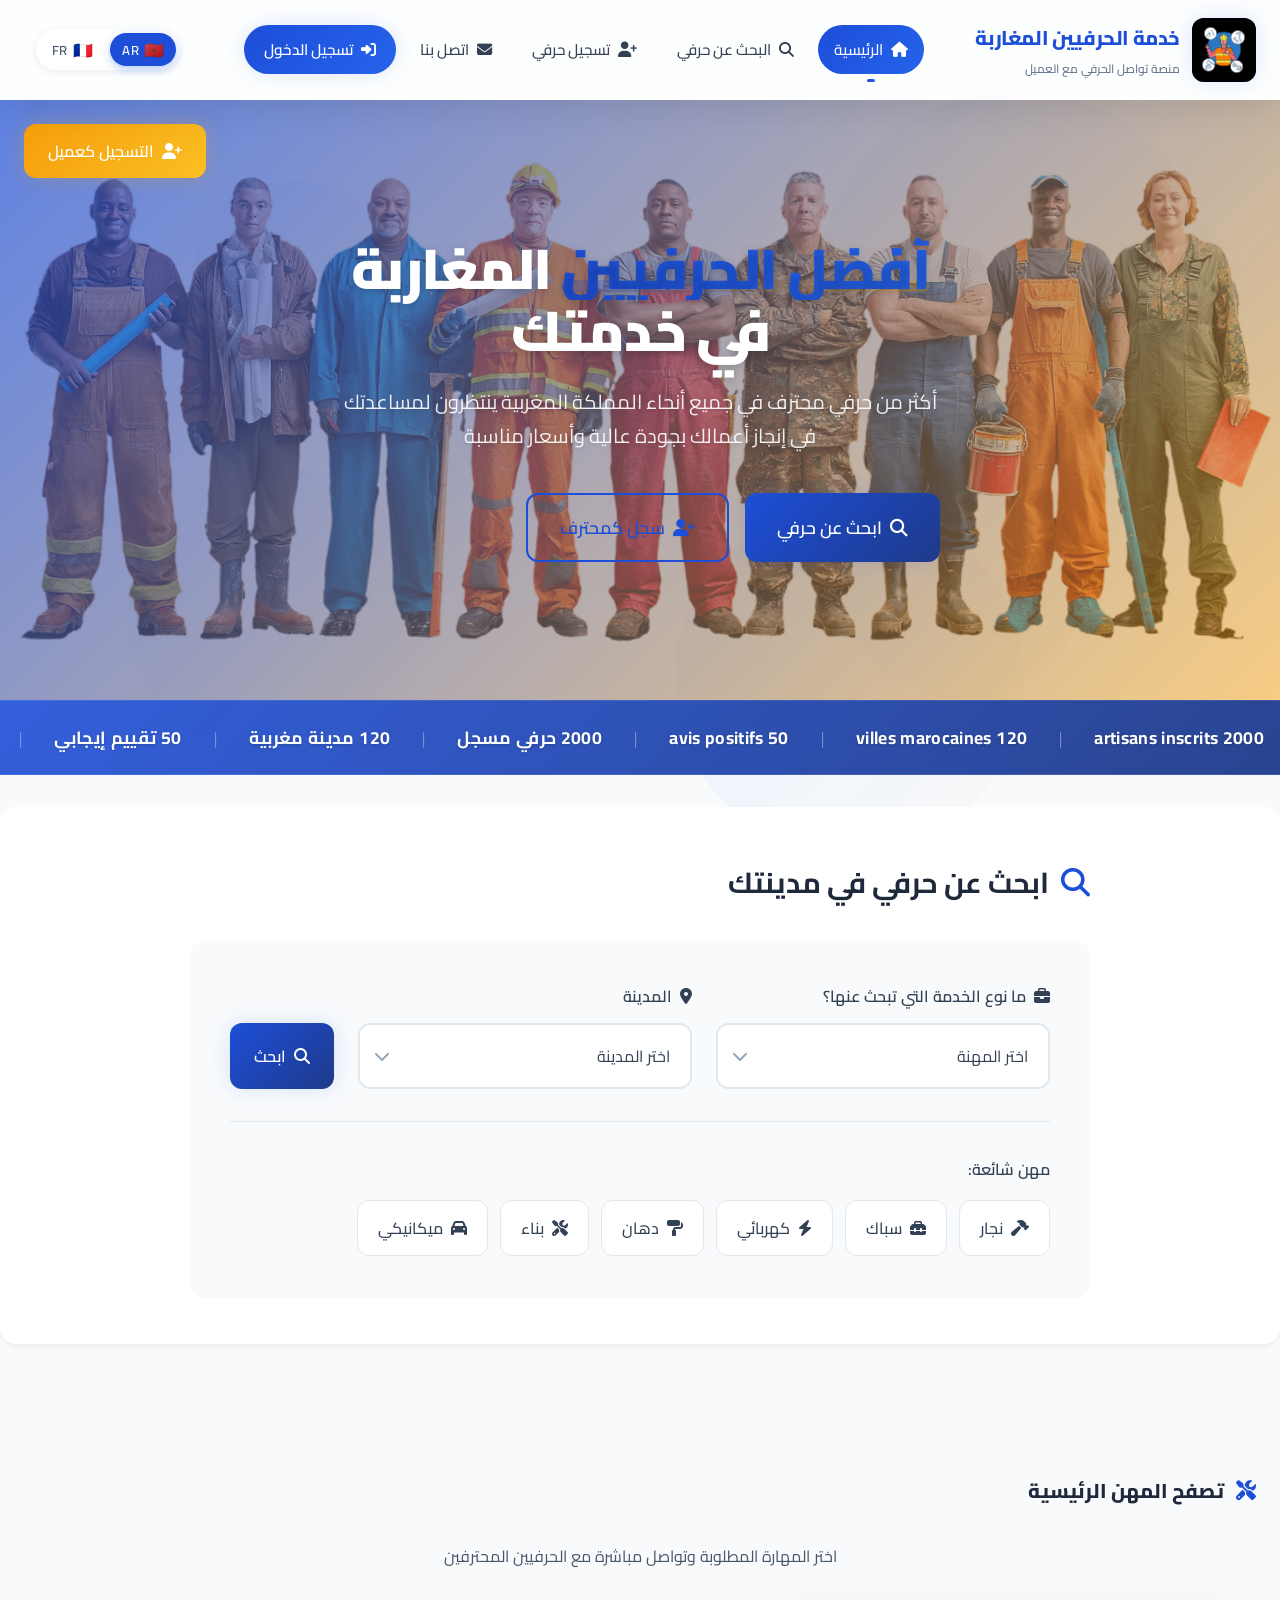
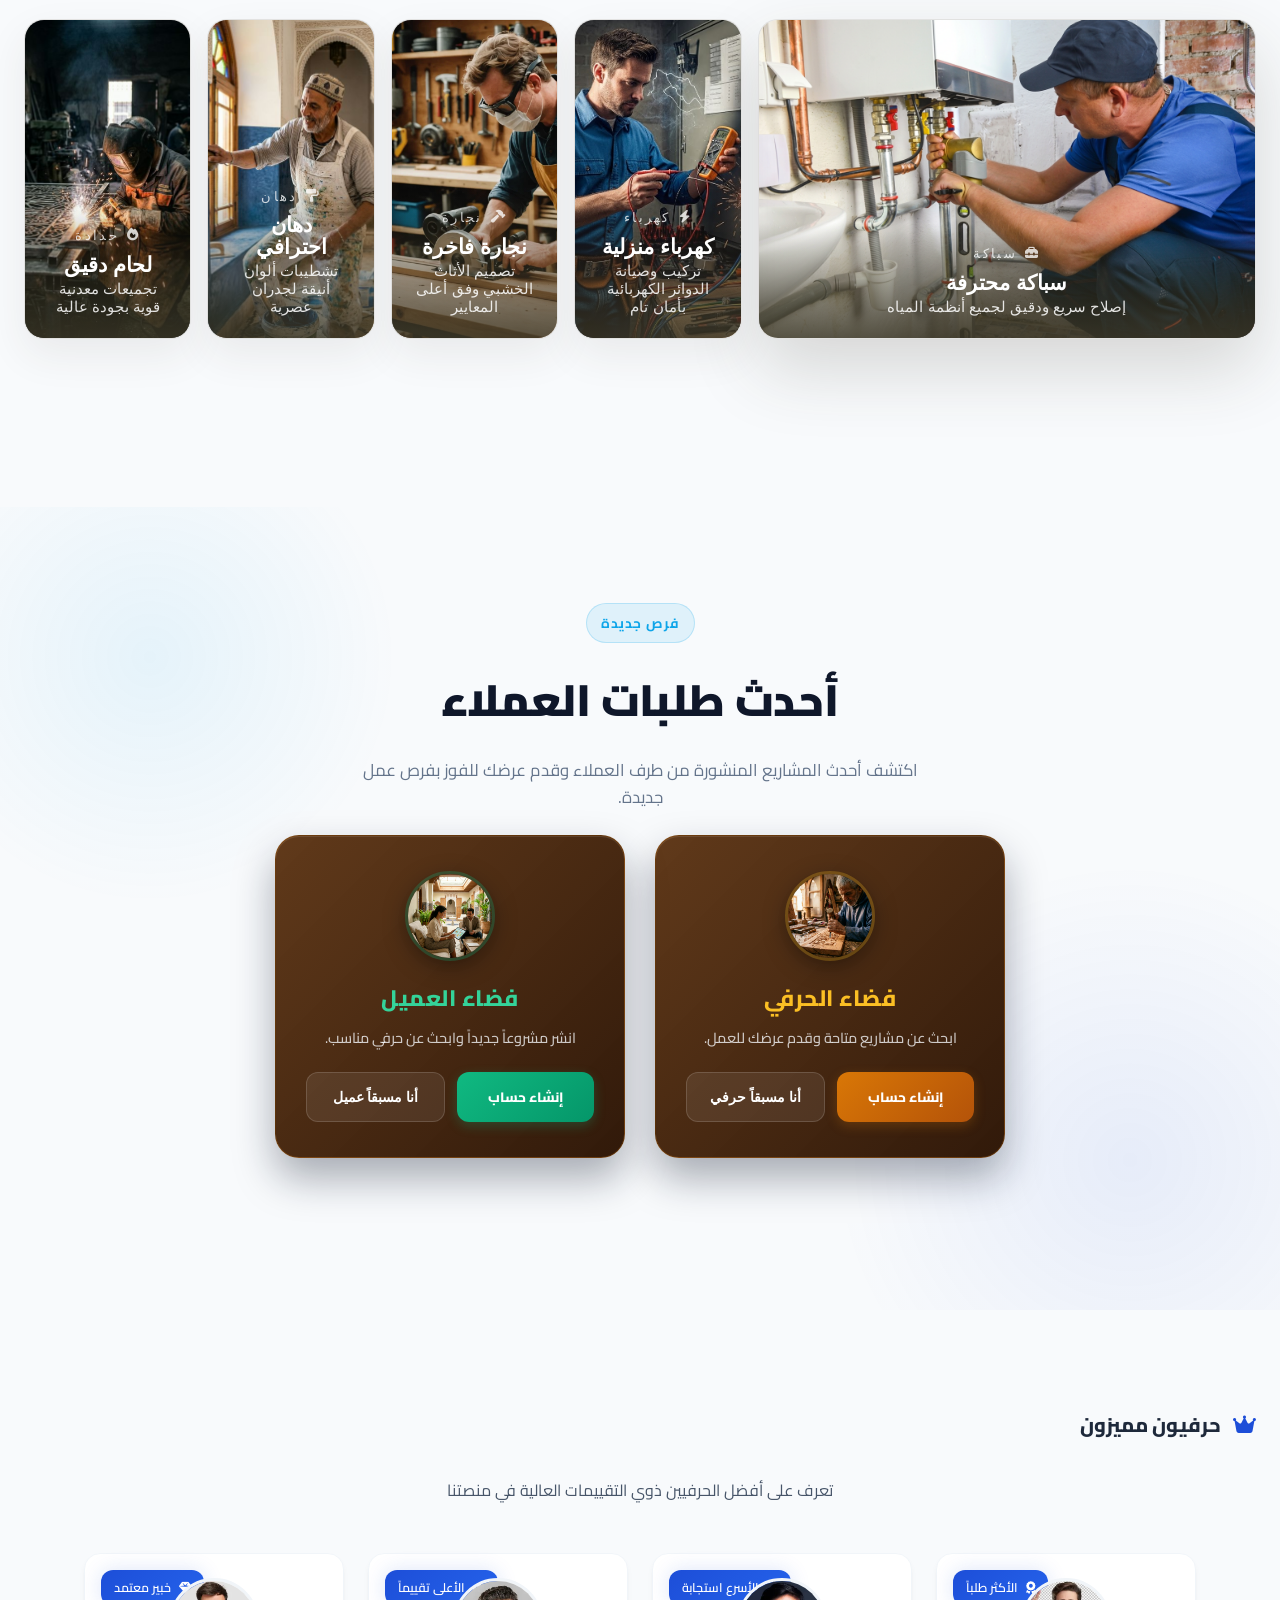
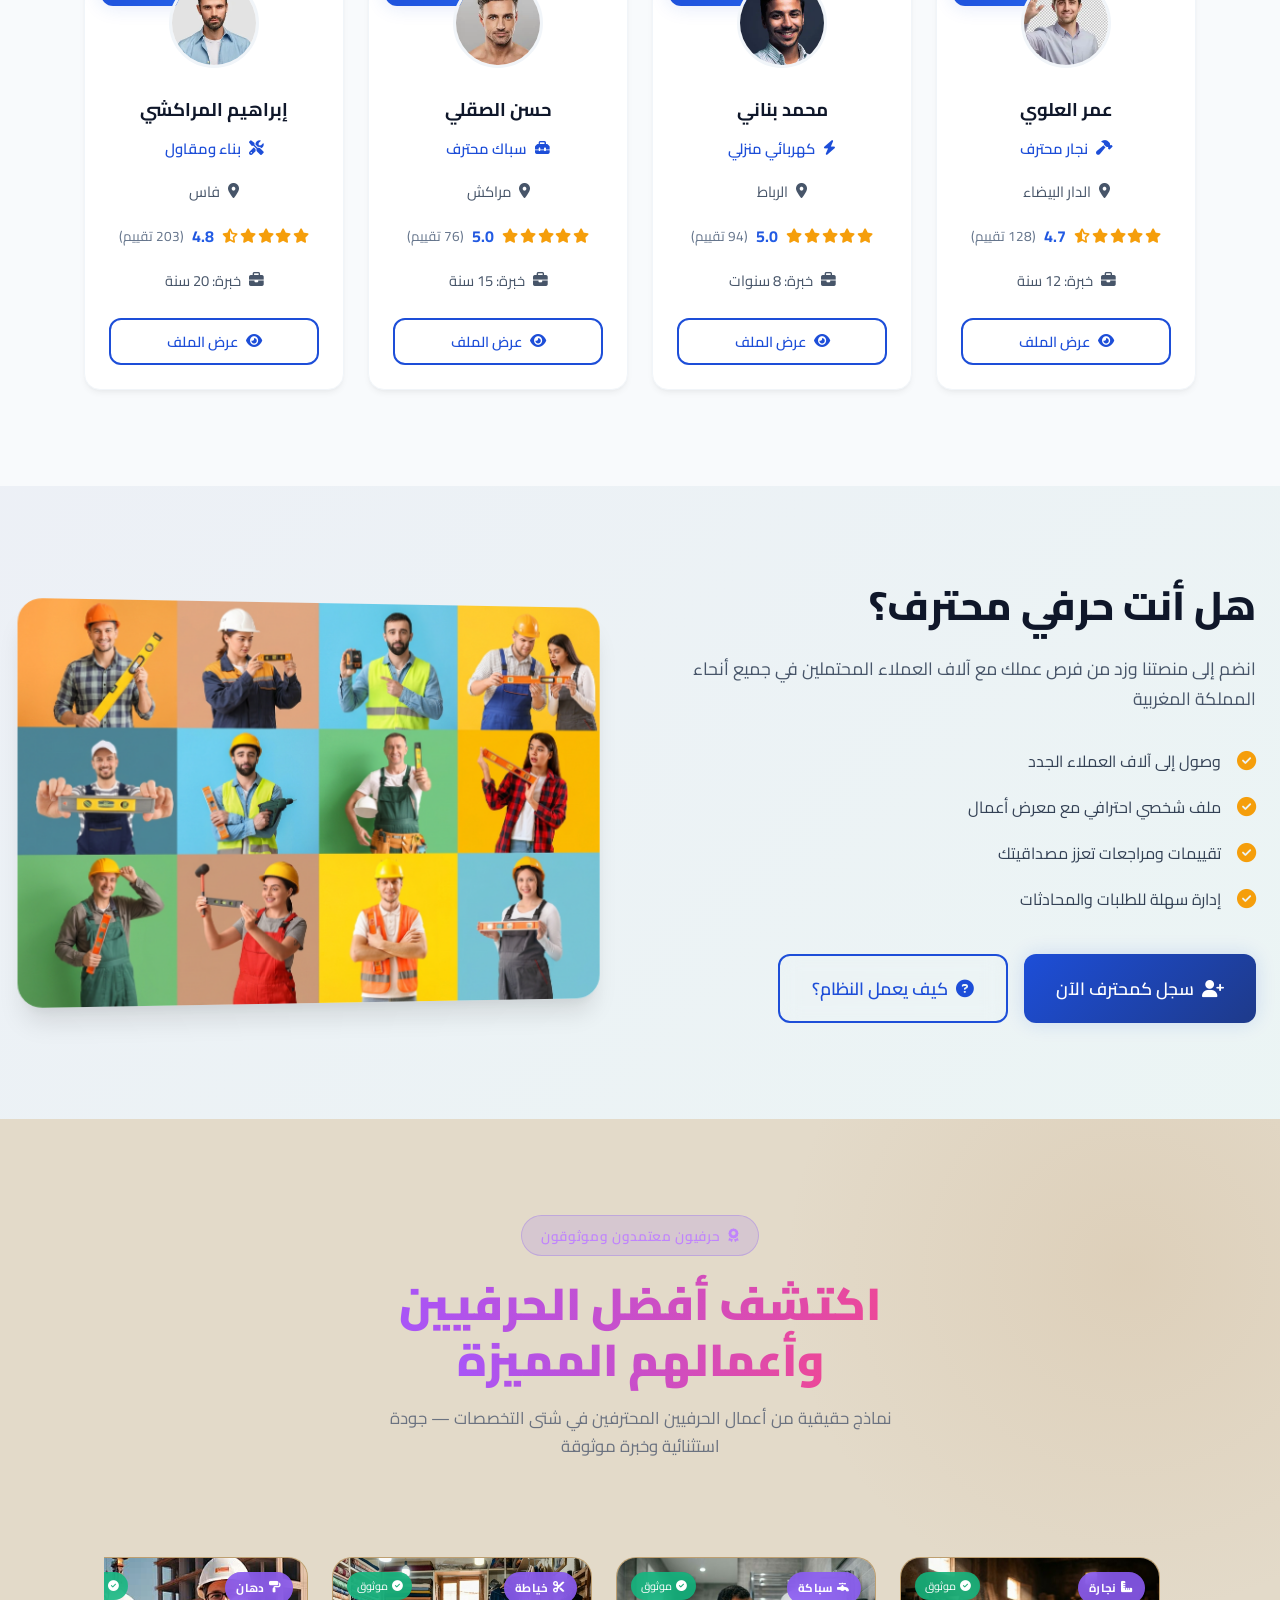
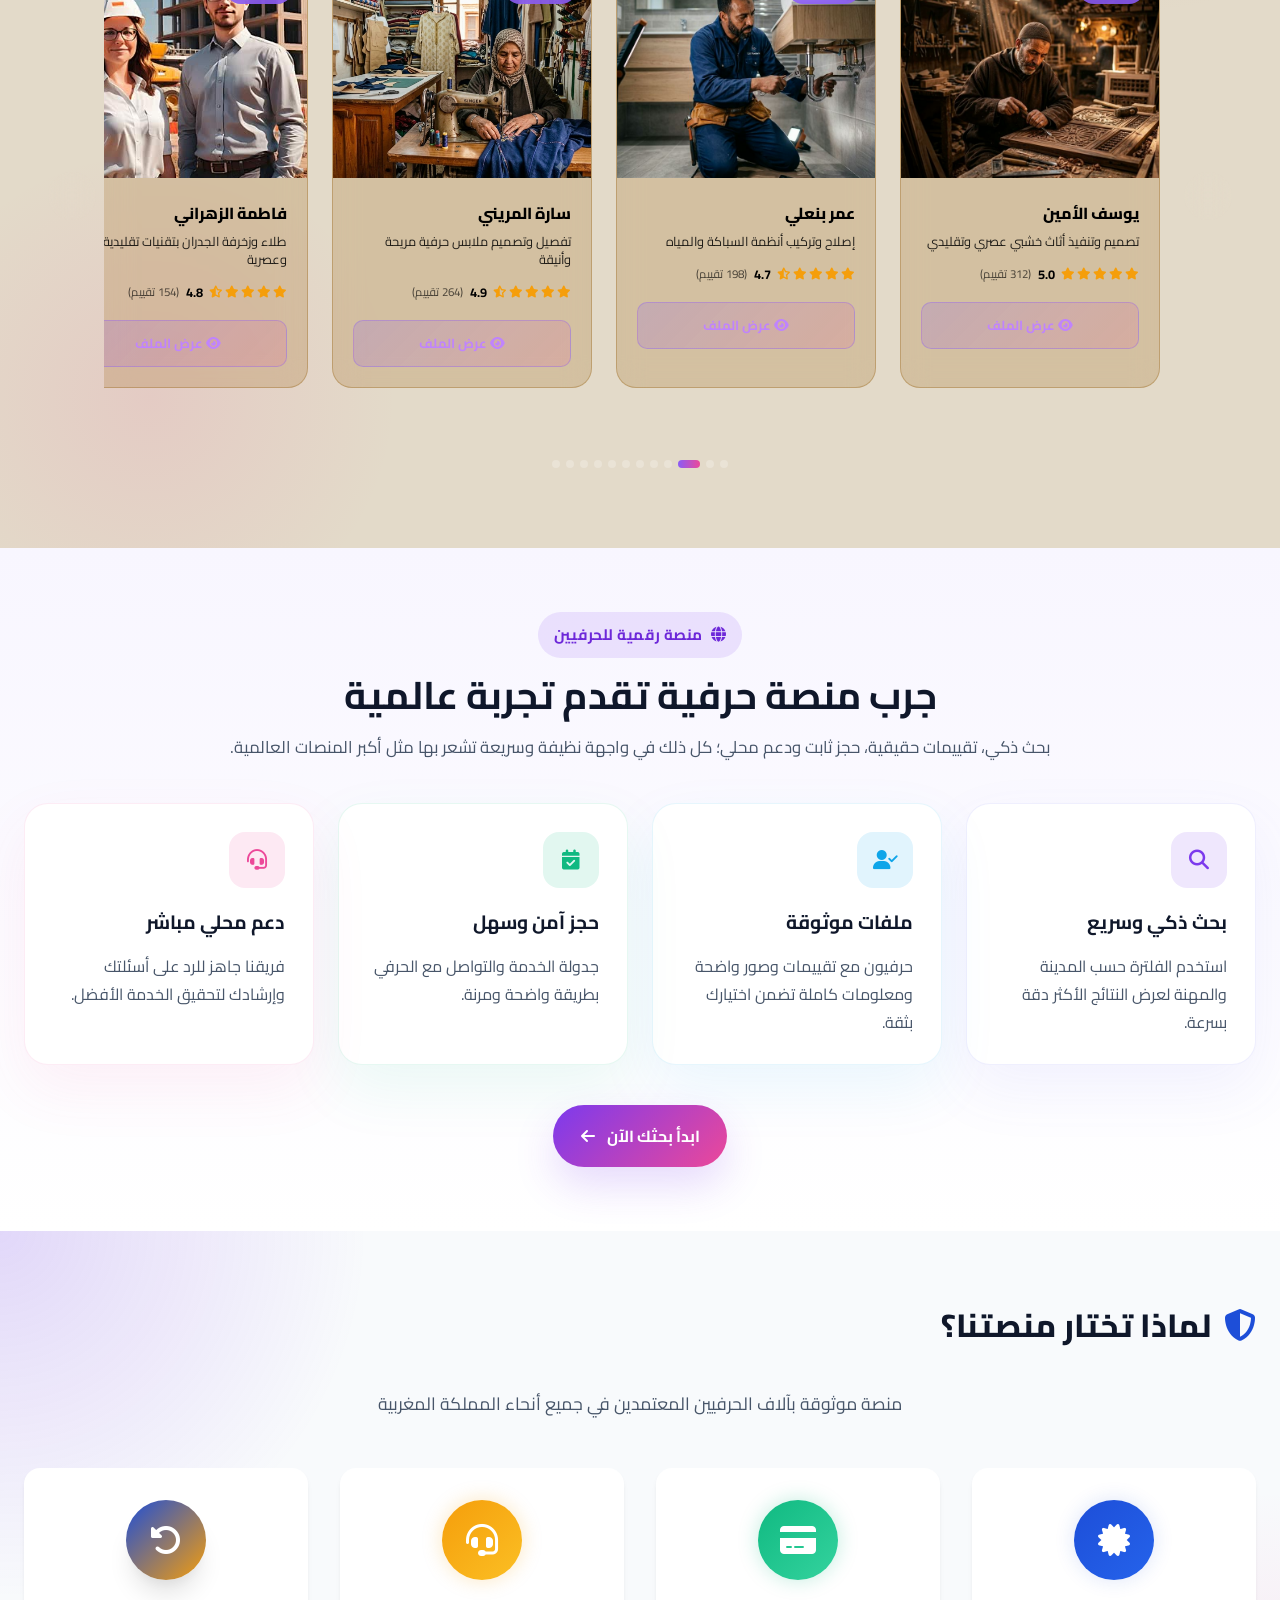
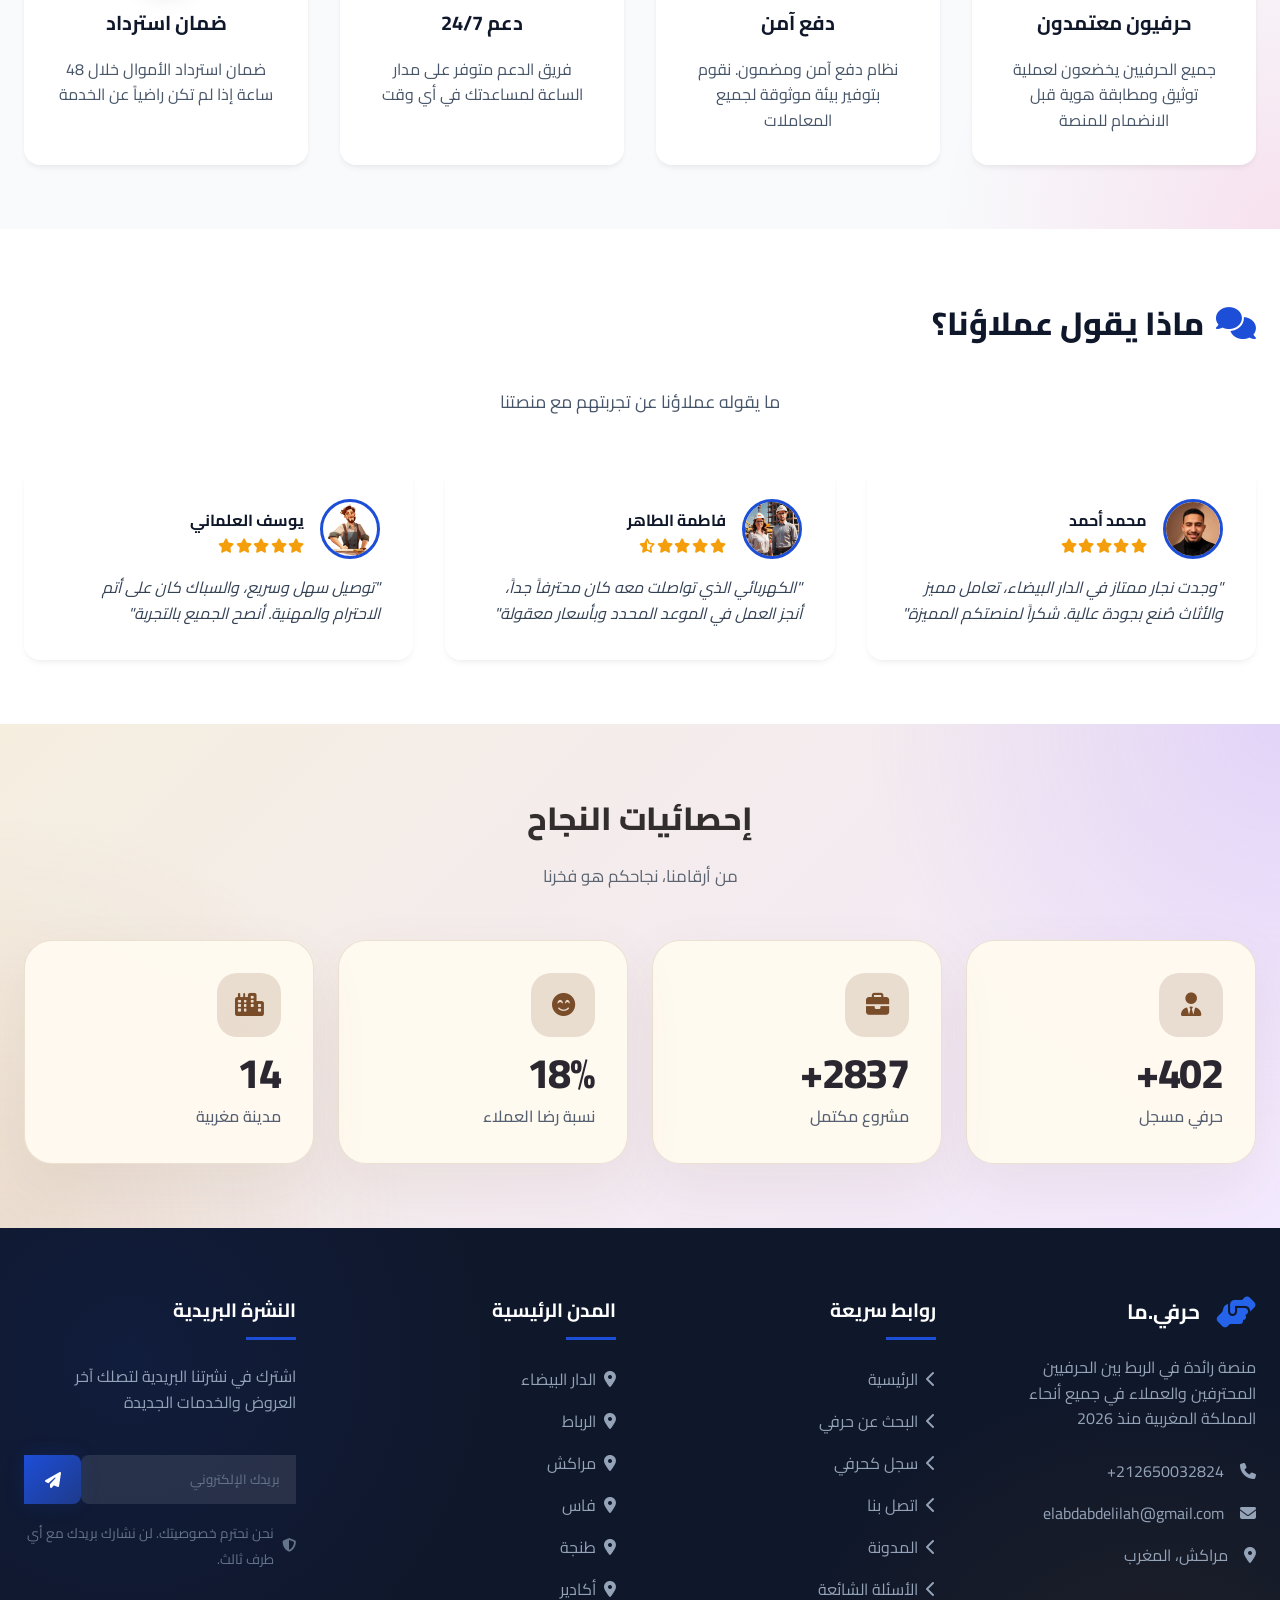
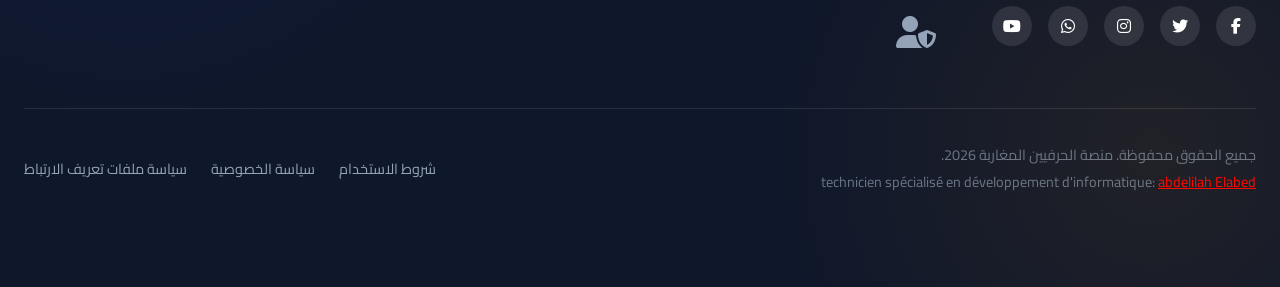
<file: index.html>
<!DOCTYPE html>
<html lang="ar" dir="rtl">

<head>
    <meta charset="UTF-8">
    <meta name="viewport" content="width=device-width, initial-scale=1.0">
    <title> HIRAFI.COM</title>
    <meta name="description"
        content="منصة متخصصة في الربط بين الحرفيين المغاربة والعملاء في جميع أنحاء المملكة المغربية">
    <meta name="keywords" content="حرفيون مغاربة, نجارون, سباكون, كهربائيون, بناء, خدمات منزلية, المغرب">

    <!-- ربط ملف CSS -->
    <link rel="stylesheet" href="style.css">
    <link rel="stylesheet" href="starfield.css">

    <!-- مكتبة Font Awesome للرموز -->
    <link rel="stylesheet" href="https://cdnjs.cloudflare.com/ajax/libs/font-awesome/6.4.0/css/all.min.css">

    <!-- خط Google Fonts للعربية -->
    <link
        href="https://fonts.googleapis.com/css2?family=Cairo:wght@300;400;500;600;700;800;900&family=Tajawal:wght@300;400;500;700&display=swap"
        rel="stylesheet">

    <!-- مكتبة Animate.css للحركات -->
    <link rel="stylesheet" href="https://cdnjs.cloudflare.com/ajax/libs/animate.css/4.1.1/animate.min.css">

    <style>
        .trust-premium {
            position: relative;
            overflow: hidden;
        }

        .trust-premium::before {
            content: "";
            position: absolute;
            inset: 0;
            background: radial-gradient(circle at top left, rgba(124, 58, 237, 0.18), transparent 26%),
                radial-gradient(circle at bottom right, rgba(236, 72, 153, 0.14), transparent 24%);
            pointer-events: none;
            z-index: 0;
        }

        .trust-premium .container,
        .trust-premium .section-header,
        .trust-premium .trust-grid {
            position: relative;
            z-index: 1;
        }

        .trust-premium .section-header {
            opacity: 0;
            transform: translateY(30px);
            transition: opacity 0.8s ease, transform 0.8s ease;
        }

        .trust-premium.visible .section-header {
            opacity: 1;
            transform: translateY(0);
        }

        .trust-premium .trust-item {
            opacity: 0;
            transform: translateY(36px) scale(0.98);
            transition: opacity 0.8s ease, transform 0.8s ease;
        }

        .trust-premium.visible .trust-item:nth-child(1) {
            transition-delay: 0.12s;
            opacity: 1;
            transform: translateY(0) scale(1);
        }

        .trust-premium.visible .trust-item:nth-child(2) {
            transition-delay: 0.18s;
            opacity: 1;
            transform: translateY(0) scale(1);
        }

        .trust-premium.visible .trust-item:nth-child(3) {
            transition-delay: 0.24s;
            opacity: 1;
            transform: translateY(0) scale(1);
        }

        .trust-premium.visible .trust-item:nth-child(4) {
            transition-delay: 0.30s;
            opacity: 1;
            transform: translateY(0) scale(1);
        }

        .trust-premium .trust-item:hover {
            transform: translateY(-8px) scale(1.01);
            box-shadow: 0 28px 70px rgba(124, 58, 237, 0.12);
        }

        .trust-premium .trust-icon {
            transition: transform 0.4s ease;
        }

        .trust-premium .trust-item:hover .trust-icon {
            transform: translateY(-4px) rotate(360deg);
        }
    </style>

    <!-- Favicon -->
    <link rel="icon" type="image/x-icon" href="img/favicon.jpeg">
</head>

<body>
    <!-- ========== بداية تأثيرات الخلفية المتحركة ========== -->
    <div class="background-effects">
        <div class="floating-shape shape-1"></div>
        <div class="floating-shape shape-2"></div>
        <div class="floating-shape shape-3"></div>
        <div class="floating-shape shape-4"></div>

        <div class="floating-shape shape-5"></div>
    </div>
    <!-- ========== نهاية تأثيرات الخلفية المتحركة ========== -->

    <!-- ========== بداية شريط التنقل العلوي ========== -->
    <header class="navbar">
        <div class="container">
            <nav class="nav-container">
                <!-- شعار الموقع -->
                <a href="index.html" class="logo">
                    <div class="logo-icon">
                        <img src="img/favicon.jpeg" alt="Hirafi.ma" class="logo-img">
                    </div>
                    <div class="logo-text">
                        <h1 data-i18n="brand_title">Service des artisans marocains</h1>
                        <p data-i18n="brand_subtitle">Plateforme de mise en relation artisan-client</p>
                    </div>
                </a>

                <!-- روابط التنقل الرئيسية -->
                <ul class="nav-menu" id="navMenu">
                    <li class="nav-item">
                        <a href="index.html" class="nav-link active">
                            <i class="fas fa-home"></i>
                            <span data-i18n="nav_home">Accueil</span>
                        </a>
                    </li>

                    <li class="nav-item">
                        <a href="search.html" class="nav-link">
                            <i class="fas fa-search"></i>
                            <span data-i18n="nav_search">Rechercher un artisan</span>
                        </a>
                    </li>
                    <li class="nav-item">
                        <a href="hirafi_register.html" class="nav-link">
                            <i class="fas fa-user-plus"></i>
                            <span data-i18n="nav_register">Inscription artisan</span>
                        </a>
                    </li>
                    <li class="nav-item">
                        <a href="contact.html" class="nav-link">
                            <i class="fas fa-envelope"></i>
                            <span data-i18n="nav_contact">Contactez-nous</span>
                        </a>
                    </li>
                    <li class="nav-item">
                        <a href="hirafi_login.html" class="nav-link btn-login">
                            <i class="fas fa-sign-in-alt"></i>
                            <span data-i18n="nav_login">Connexion</span>
                        </a>
                    </li>
                </ul>

                <!-- زر القائمة المتنقلة للهواتف -->
                <button class="hamburger-menu" id="hamburgerMenu">
                    <span class="hamburger-line"></span>
                    <span class="hamburger-line"></span>
                    <span class="hamburger-line"></span>
                </button>
            </nav>
        </div>
    </header>
    <!-- ========== نهاية شريط التنقل العلوي ========== -->

    <!-- ========== بداية القسم الرئيسي ========== -->
    <main class="main-content">
        <!-- قسم الهيرو -->
        <section class="hero-section">
            <div class="hero-image-full">
                <img src="img/professions.png" alt="حرفيون مغاربة محترفون يعملون" loading="lazy">
                <div class="hero-overlay"></div>
            </div>
            <div class="container">
                <div class="hero-content">
                    <!-- نص الترحيب -->
                    <div class="hero-text animate__animated animate__fadeInUp">
                        <h2 class="hero-title" data-i18n="hero_title" data-i18n-html="true">
                            <span class="text-primary">Les meilleurs artisans</span> marocains à votre service
                        </h2>
                        <p class="hero-subtitle" data-i18n="hero_subtitle">
                            Plus de professionnels à travers tout le Royaume du Maroc prêts à vous aider avec qualité et
                            prix adaptés
                        </p>

                        <!-- أزرار الإجراءات -->
                        <div class="hero-actions">
                            <a href="search.html" class="btn btn-primary btn-lg" data-i18n="hero_btn_search">
                                <i class="fas fa-search"></i>
                                Trouvez un artisan
                            </a>
                            <a href="hirafi_register.html" class="btn btn-outline btn-lg" data-i18n="hero_btn_register">
                                <i class="fas fa-user-plus"></i>
                                Inscrivez-vous comme professionnel
                            </a>
                        </div>
                    </div>
                </div>
            </div>


            <!-- Badge de confiance -->
            <a href="client_register.html" class="hero-badge" style="text-decoration: none; cursor: pointer;">
                <i class="fas fa-user-plus"></i>
                <span data-i18n="hero_btn_client_register">التسجيل كعميل</span>
            </a>
        </section>

        <!-- شريط الإحصائيات المتحرك -->
        <div class="marquee-section">
            <div class="marquee-track">
                <div class="marquee-content">
                    <span class="marquee-item">2000 artisans inscrits</span>
                    <span class="marquee-separator">|</span>
                    <span class="marquee-item">120 villes marocaines</span>
                    <span class="marquee-separator">|</span>
                    <span class="marquee-item">50 avis positifs</span>
                    <span class="marquee-separator">|</span>
                    <span class="marquee-item">2000 حرفي مسجل</span>
                    <span class="marquee-separator">|</span>
                    <span class="marquee-item">120 مدينة مغربية</span>
                    <span class="marquee-separator">|</span>
                    <span class="marquee-item">50 تقييم إيجابي</span>
                    <span class="marquee-separator">|</span>
                </div>
            </div>
        </div>
        <!-- قسم البحث السريع -->
        <section class="quick-search-section">
            <div class="container">
                <div class="search-container">
                    <h3 class="section-title" data-i18n="quick_search_title">
                        <i class="fas fa-search"></i>
                        Recherchez un artisan dans votre ville
                    </h3>


                    <form action="search.html" method="get" class="search-box">
                        <div class="search-inputs">
                            <!-- حقل البحث عن المهنة -->
                            <div class="search-field">
                                <label for="jobSearch" data-i18n="quick_search_service_label">
                                    <i class="fas fa-briefcase"></i>
                                    Quel service recherchez-vous ?
                                </label>
                                <div class="custom-select">
                                    <select id="jobSearch" name="profession" class="search-select">
                                        <option value="" data-i18n="quick_search_service_select">Choisissez un métier
                                        </option>
                                        <option value="نجارة" data-i18n="idx_prof_carpentry">Menuiserie</option>
                                        <option value="سباكة" data-i18n="idx_prof_plumbing">Plomberie</option>
                                        <option value="كهرباء" data-i18n="idx_prof_electricity">Électricité</option>
                                        <option value="بناء" data-i18n="idx_prof_building">Construction</option>
                                        <option value="صباغة" data-i18n="idx_prof_painting">Peinture</option>
                                        <option value="حدادة" data-i18n="idx_prof_blacksmith">Ferronnerie</option>
                                        <option value="خياطة" data-i18n="idx_prof_tailoring">Couture</option>
                                        <option value="تصميم" data-i18n="idx_prof_design">Design</option>
                                        <option value="تصوير" data-i18n="idx_prof_photography">Photographie</option>
                                        <option value="الطبخ" data-i18n="idx_prof_cooking">Cuisine</option>
                                        <option value="زراعة" data-i18n="idx_prof_farming">Agriculture</option>
                                        <option value="تنظيم الحفلات" data-i18n="idx_prof_events">Organisation
                                            d'événements</option>
                                        <option value="صيانة السيارات" data-i18n="idx_prof_mechanic">Mécanique</option>
                                        <option value="حرف اخرى" data-i18n="idx_prof_other">Autres métiers</option>
                                    </select>
                                    <div class="select-arrow">
                                        <i class="fas fa-chevron-down"></i>
                                    </div>
                                </div>
                            </div>

                            <!-- حقل البحث عن المدينة -->
                            <div class="search-field">
                                <label for="citySearch" data-i18n="quick_search_city_label">
                                    <i class="fas fa-map-marker-alt"></i>
                                    Dans quelle ville ?
                                </label>
                                <div class="custom-select">
                                    <select id="citySearch" name="city" class="search-select">
                                        <option value="" data-i18n="quick_search_city_select">Choisissez une ville
                                        </option>
                                        <!-- principales villes du Maroc -->
                                        <optgroup label="Régions principales" data-i18n-label="idx_regions_major">
                                            <option value="الدار البيضاء" data-i18n="idx_city_casablanca">Casablanca
                                            </option>
                                            <option value="الرباط" data-i18n="idx_city_rabat">Rabat</option>
                                            <option value="فاس" data-i18n="idx_city_fes">Fès</option>
                                            <option value="مراكش" data-i18n="idx_city_marrakech">Marrakech</option>
                                            <option value="شيشاوة" data-i18n="idx_city_chichaoua">Chichaoua</option>
                                            <option value="طنجة" data-i18n="idx_city_tangier">Tanger</option>
                                            <option value="مكناس" data-i18n="idx_city_meknes">Meknès</option>
                                            <option value="أكادير" data-i18n="idx_city_agadir">Agadir</option>
                                        </optgroup>
                                        <optgroup label="Autres villes" data-i18n-label="idx_regions_other">
                                            <option value="تطوان" data-i18n="idx_city_tetouan">Tétouan</option>
                                            <option value="وجدة" data-i18n="idx_city_oujda">Oujda</option>
                                            <option value="القنيطرة" data-i18n="idx_city_kenitra">Kénitra</option>
                                            <option value="المحمدية" data-i18n="idx_city_mohammedia">Mohammédia</option>
                                            <option value="بني ملال" data-i18n="idx_city_beni_mellal">Béni Mellal
                                            </option>
                                            <option value="آسفي" data-i18n="idx_city_safi">Safi</option>
                                            <option value="الجديدة" data-i18n="idx_city_eljadida">El Jadida</option>
                                            <option value="تازة" data-i18n="idx_city_taza">Taza</option>
                                            <option value="العرائش" data-i18n="idx_city_larache">Larache</option>
                                            <option value="خريبكة" data-i18n="idx_city_khouribga">Khouribga</option>
                                            <option value="تمارة" data-i18n="idx_city_temara">Témara</option>
                                            <option value="سلا" data-i18n="idx_city_sale">Salé</option>
                                            <option value="بن جرير" data-i18n="idx_city_benguerir">Ben Guerir</option>
                                            <option value="ورزازات" data-i18n="idx_city_ouarzazate">Ouarzazate</option>
                                            <option value="الداخلة" data-i18n="idx_city_dakhla">Dakhla</option>
                                            <option value="العيون" data-i18n="idx_city_laayoune">Laâyoune</option>
                                        </optgroup>
                                    </select>
                                    <div class="select-arrow">
                                        <i class="fas fa-chevron-down"></i>
                                    </div>
                                </div>
                            </div>

                            <!-- زر البحث -->
                            <div class="search-field">
                                <label>&nbsp;</label>
                                <button type="submit" class="btn btn-primary btn-search" data-i18n="quick_search_btn">
                                    <i class="fas fa-search"></i>
                                    Rechercher maintenant
                                </button>
                            </div>
                        </div>

                        <!-- المهن الشائعة -->
                        <div class="popular-jobs">
                            <p class="popular-title" data-i18n="idx_popular_jobs_title">Métiers populaires :</p>
                            <div class="job-tags">
                                <a href="search.html?profession=نجارة" class="job-tag">
                                    <i class="fas fa-hammer"></i>
                                    <span data-i18n="idx_job_carpenter">Menuisier</span>
                                </a>
                                <a href="search.html?profession=سباكة" class="job-tag">
                                    <i class="fas fa-toolbox"></i>
                                    <span data-i18n="idx_job_plumber">Plombier</span>
                                </a>
                                <a href="search.html?profession=كهرباء" class="job-tag">
                                    <i class="fas fa-bolt"></i>
                                    <span data-i18n="idx_job_electrician">Électricien</span>
                                </a>
                                <a href="search.html?profession=صباغة" class="job-tag">
                                    <i class="fas fa-paint-roller"></i>
                                    <span data-i18n="idx_job_painter">Peintre</span>
                                </a>
                                <a href="search.html?profession=بناء" class="job-tag">
                                    <i class="fas fa-tools"></i>
                                    <span data-i18n="idx_job_builder">Maçon</span>
                                </a>
                                <a href="search.html?profession=صيانة السيارات" class="job-tag">
                                    <i class="fas fa-car"></i>
                                    <span data-i18n="idx_job_mechanic">Mécanicien</span>
                                </a>
                            </div>
                        </div>
                    </form>
                </div>
            </div>
        </section>

        <!-- قسم المهن الرئيسية -->
        <section class="professions-section">
            <div class="container">
                <div class="section-header">
                    <h2 class="section-title" data-i18n="professions_title">
                        <i class="fas fa-tools"></i>
                        Métiers et services disponibles
                    </h2>
                    <p class="section-subtitle" data-i18n="professions_subtitle">
                        Découvrez une large sélection d’artisans professionnels dans divers domaines
                    </p>
                </div>

                <div class="profession-gallery-wrap">
                    <div class="profession-gallery" role="region" aria-label="Galerie des métiers principaux">
                        <button type="button" class="gallery-item active" tabindex="0"
                            aria-label="Plomberie professionnelle">
                            <img src="img/plumber.png" alt="سباك مغربي يصلح مواسير" loading="lazy">
                            <div class="gallery-meta">
                                <span class="gallery-tag"><i class="fas fa-toolbox"></i> <span
                                        data-i18n="prof_plumber">سباكة</span></span>
                                <h3 data-i18n="gallery_plumber_title">سباكة محترفة</h3>
                                <p data-i18n="gallery_plumber_desc">إصلاح سريع ودقيق لجميع أنظمة المياه</p>
                            </div>
                        </button>
                        <button type="button" class="gallery-item" tabindex="0" aria-label="Électricité domestique">
                            <img src="img/Electricite  2.jpeg" alt="كهربائي مغربي يعمل على أسلاك" loading="lazy">
                            <div class="gallery-meta">
                                <span class="gallery-tag"><i class="fas fa-bolt"></i> <span
                                        data-i18n="prof_electrician">كهرباء</span></span>
                                <h3 data-i18n="gallery_electrician_title">كهرباء منزلية</h3>
                                <p data-i18n="gallery_electrician_desc">تركيب وصيانة الدوائر الكهربائية بأمان تام</p>
                            </div>
                        </button>
                        <button type="button" class="gallery-item" tabindex="0"
                            aria-label="Menuiserie et mobilier sur mesure">
                            <img src="img/menuisier 1.webp" alt="نجار يصنع أثاثًا خشبيًا" loading="lazy">
                            <div class="gallery-meta">
                                <span class="gallery-tag"><i class="fas fa-hammer"></i> <span
                                        data-i18n="prof_carpenter">نجارة</span></span>
                                <h3 data-i18n="gallery_carpenter_title">نجارة فاخرة</h3>
                                <p data-i18n="gallery_carpenter_desc">تصميم الأثاث الخشبي وفق أعلى المعايير</p>
                            </div>
                        </button>
                        <button type="button" class="gallery-item" tabindex="0" aria-label="Peinture professionnelle">
                            <img src="img/artisan_painter.png" alt="رسام يقوم بطلاء جدار" loading="lazy">
                            <div class="gallery-meta">
                                <span class="gallery-tag"><i class="fas fa-paint-roller"></i> <span
                                        data-i18n="prof_painter">دهان</span></span>
                                <h3 data-i18n="gallery_painter_title">دهان احترافي</h3>
                                <p data-i18n="gallery_painter_desc">تشطيبات ألوان أنيقة لجدران عصرية</p>
                            </div>
                        </button>
                        <button type="button" class="gallery-item" tabindex="0" aria-label="Soudure métallique">
                            <img src="img/artisan_welder.png" alt="عامل لحام يعمل على معدن" loading="lazy">
                            <div class="gallery-meta">
                                <span class="gallery-tag"><i class="fas fa-fire"></i> <span
                                        data-i18n="prof_welder">حدادة</span></span>
                                <h3 data-i18n="gallery_welder_title">لحام دقيق</h3>
                                <p data-i18n="gallery_welder_desc">تجميعات معدنية قوية بجودة عالية</p>
                            </div>
                        </button>
                    </div>
                </div>

            </div>
            </div>
        </section>

        <!-- LATEST CLIENT JOB REQUESTS MARKETPLACE -->
        <section class="latest-job-requests-section" id="marketplace">
            <style>
                .latest-job-requests-section {
                    padding: 6rem 0;
                    background: var(--bg);
                    position: relative;
                    overflow: hidden;
                    font-family: 'Cairo', sans-serif;
                }

                .latest-job-requests-section::before {
                    content: '';
                    position: absolute;
                    top: -100px;
                    left: -100px;
                    width: 500px;
                    height: 500px;
                    background: radial-gradient(circle, rgba(14, 165, 233, 0.08) 0%, transparent 70%);
                    pointer-events: none;
                }

                .latest-job-requests-section::after {
                    content: '';
                    position: absolute;
                    bottom: -150px;
                    right: -150px;
                    width: 600px;
                    height: 600px;
                    background: radial-gradient(circle, rgba(29, 78, 216, 0.08) 0%, transparent 70%);
                    pointer-events: none;
                }

                .marketplace-header {
                    text-align: center;
                    margin-bottom: 3.5rem;
                    position: relative;
                    z-index: 2;
                }

                .mp-eyebrow {
                    display: inline-block;
                    padding: 6px 14px;
                    background: rgba(14, 165, 233, 0.1);
                    color: #0ea5e9;
                    border-radius: 20px;
                    font-weight: 700;
                    font-size: 0.85rem;
                    border: 1px solid rgba(14, 165, 233, 0.2);
                    margin-bottom: 1rem;
                    text-transform: uppercase;
                    letter-spacing: 1px;
                }

                .mp-title {
                    font-size: clamp(2rem, 4vw, 2.75rem);
                    font-weight: 900;
                    color: var(--ink, #0f172a);
                    margin-bottom: 1rem;
                }

                [dir="rtl"] .mp-title {
                    letter-spacing: 0;
                }

                .mp-subtitle {
                    color: var(--muted, #64748b);
                    max-width: 600px;
                    margin: 0 auto 1.5rem;
                    line-height: 1.6;
                    font-size: 1.05rem;
                }

                /* HERO CTAS (Brown Cards Redesign) */
                .mp-hero-ctas {
                    display: flex;
                    justify-content: center;
                    gap: 30px;
                    margin-bottom: 3rem;
                    flex-wrap: wrap;
                }

                .mp-cta-card {
                    background: linear-gradient(135deg, rgba(88, 47, 14, 0.95) 0%, rgba(45, 21, 5, 0.98) 100%);
                    border: 1px solid rgba(217, 119, 6, 0.25);
                    border-radius: 24px;
                    padding: 35px 30px;
                    width: 350px;
                    min-height: 250px;
                    display: flex;
                    flex-direction: column;
                    align-items: center;
                    text-align: center;
                    transition: all 0.4s cubic-bezier(0.16, 1, 0.3, 1);
                    box-shadow: 0 20px 40px rgba(15, 23, 42, 0.35), inset 0 1px 0 rgba(255, 255, 255, 0.1);
                    position: relative;
                    overflow: hidden;
                }

                .mp-cta-card::before {
                    content: '';
                    position: absolute;
                    inset: -50%;
                    background: radial-gradient(circle, rgba(255, 255, 255, 0.08) 0%, transparent 60%);
                    transform: scale(0);
                    transition: transform 0.6s cubic-bezier(0.16, 1, 0.3, 1);
                    pointer-events: none;
                }

                .mp-cta-card .cta-card-img {
                    width: 90px;
                    height: 90px;
                    object-fit: cover;
                    border-radius: 50%;
                    border: 3px solid rgba(251, 191, 36, 0.25);
                    margin-bottom: 16px;
                    display: inline-block;
                    filter: drop-shadow(0 6px 12px rgba(0, 0, 0, 0.45));
                    transition: all 0.4s cubic-bezier(0.175, 0.885, 0.32, 1.275);
                }

                .mp-cta-card.client-card .cta-card-img {
                    border-color: rgba(16, 185, 129, 0.25);
                }

                .mp-cta-card:hover .cta-card-img {
                    transform: scale(1.15) rotate(3deg);
                    border-color: rgba(251, 191, 36, 0.7);
                }

                .mp-cta-card.client-card:hover .cta-card-img {
                    border-color: rgba(16, 185, 129, 0.7);
                }

                .mp-cta-card:hover::before {
                    transform: scale(2.2);
                }

                .mp-cta-card:hover {
                    transform: translateY(-8px) scale(1.02);
                }

                /* Custom aura glows per role */
                .mp-cta-card.artisan-card:hover {
                    box-shadow: 0 30px 60px rgba(217, 119, 6, 0.22), inset 0 1px 0 rgba(255, 255, 255, 0.15);
                    border-color: rgba(217, 119, 6, 0.7);
                }

                .mp-cta-card.client-card:hover {
                    box-shadow: 0 30px 60px rgba(16, 185, 129, 0.22), inset 0 1px 0 rgba(255, 255, 255, 0.15);
                    border-color: rgba(16, 185, 129, 0.6);
                }

                [dir="rtl"] .mp-cta-card {
                    text-align: center;
                }



                .mp-cta-card .cta-content {
                    margin-bottom: 24px;
                }

                .mp-cta-card .cta-content h4 {
                    font-size: 1.4rem;
                    font-weight: 800;
                    color: #ffffff;
                    margin: 0 0 8px;
                    letter-spacing: 0.5px;
                }

                .mp-cta-card.artisan-card .cta-content h4 {
                    color: #fbbf24;
                }

                .mp-cta-card.client-card .cta-content h4 {
                    color: #34d399;
                }

                .mp-cta-card .cta-content p {
                    font-size: 0.9rem;
                    color: rgba(243, 244, 246, 0.8);
                    margin: 0;
                    line-height: 1.5;
                    font-weight: 500;
                }

                /* Button Groups inside cards */
                .card-btn-group {
                    display: flex;
                    gap: 12px;
                    width: 100%;
                    margin-top: auto;
                    position: relative;
                    z-index: 2;
                }

                .card-btn {
                    flex: 1;
                    padding: 12px 14px;
                    border-radius: 12px;
                    font-size: 0.85rem;
                    font-weight: 800;
                    cursor: pointer;
                    text-decoration: none;
                    transition: all 0.3s cubic-bezier(0.16, 1, 0.3, 1);
                    text-align: center;
                    border: none;
                    display: flex;
                    align-items: center;
                    justify-content: center;
                    white-space: nowrap;
                }

                /* Primary Buttons */
                .artisan-card .primary-btn {
                    background: linear-gradient(135deg, #d97706, #b45309);
                    color: #ffffff;
                    box-shadow: 0 4px 12px rgba(217, 119, 6, 0.25);
                }

                .artisan-card .primary-btn:hover {
                    background: linear-gradient(135deg, #b45309, #92400e);
                    transform: translateY(-2px);
                    box-shadow: 0 8px 20px rgba(217, 119, 6, 0.4);
                }

                .client-card .primary-btn {
                    background: linear-gradient(135deg, #10b981, #059669);
                    color: #ffffff;
                    box-shadow: 0 4px 12px rgba(16, 185, 129, 0.25);
                }

                .client-card .primary-btn:hover {
                    background: linear-gradient(135deg, #059669, #047857);
                    transform: translateY(-2px);
                    box-shadow: 0 8px 20px rgba(16, 185, 129, 0.4);
                }

                /* Secondary Buttons */
                .mp-cta-card .secondary-btn {
                    background: rgba(255, 255, 255, 0.08);
                    color: #ffffff;
                    border: 1px solid rgba(255, 255, 255, 0.15);
                }

                .mp-cta-card .secondary-btn:hover {
                    background: rgba(255, 255, 255, 0.15);
                    border-color: rgba(255, 255, 255, 0.3);
                    transform: translateY(-2px);
                }

                @media (max-width: 768px) {
                    .mp-hero-ctas {
                        flex-direction: column;
                        align-items: stretch;
                        padding: 0 1rem;
                    }

                    .mp-cta-btn {
                        justify-content: center;
                        text-align: center;
                    }

                    [dir="rtl"] .mp-cta-btn {
                        text-align: center;
                    }
                }

                .mp-view-all {
                    display: inline-flex;
                    align-items: center;
                    gap: 8px;
                    background: linear-gradient(135deg, #1d4ed8, #0ea5e9);
                    color: white;
                    padding: 10px 24px;
                    border-radius: 99px;
                    font-weight: 700;
                    text-decoration: none;
                    transition: transform 0.3s, box-shadow 0.3s;
                    box-shadow: 0 4px 14px rgba(29, 78, 216, 0.3);
                }

                .mp-view-all:hover {
                    transform: translateY(-2px);
                    box-shadow: 0 6px 20px rgba(29, 78, 216, 0.4);
                }

                /* Filter Bar */
                .mp-filters {
                    position: relative;
                    z-index: 2;
                    display: flex;
                    flex-direction: column;
                    gap: 1.25rem;
                    margin-bottom: 3rem;
                    background: rgba(255, 255, 255, 0.8);
                    backdrop-filter: blur(12px);
                    -webkit-backdrop-filter: blur(12px);
                    border: 1px solid rgba(0, 0, 0, 0.05);
                    padding: 1.5rem;
                    border-radius: 16px;
                    box-shadow: 0 10px 30px rgba(0, 0, 0, 0.02);
                }

                .mp-categories {
                    display: flex;
                    gap: 12px;
                    overflow-x: auto;
                    padding-bottom: 8px;
                    -ms-overflow-style: none;
                    scrollbar-width: none;
                }

                .mp-categories::-webkit-scrollbar {
                    display: none;
                }

                .mp-category-btn {
                    white-space: nowrap;
                    padding: 8px 18px;
                    background: #f1f5f9;
                    border: 1px solid transparent;
                    border-radius: 20px;
                    color: #475569;
                    font-weight: 600;
                    cursor: pointer;
                    transition: all 0.2s;
                }

                .mp-category-btn:hover {
                    background: #e2e8f0;
                }

                .mp-category-btn.active {
                    background: #1d4ed8;
                    color: white;
                    box-shadow: 0 4px 10px rgba(29, 78, 216, 0.2);
                }

                .mp-tools {
                    display: flex;
                    gap: 12px;
                    align-items: center;
                    flex-wrap: wrap;
                }

                .mp-search {
                    flex: 1;
                    min-width: 250px;
                    position: relative;
                }

                .mp-search i {
                    position: absolute;
                    left: 14px;
                    top: 50%;
                    transform: translateY(-50%);
                    color: #94a3b8;
                }

                [dir="rtl"] .mp-search i {
                    left: auto;
                    right: 14px;
                }

                .mp-search input {
                    width: 100%;
                    padding: 12px 20px 12px 40px;
                    border: 1px solid #cbd5e1;
                    border-radius: 12px;
                    outline: none;
                    font-family: inherit;
                    transition: border-color 0.2s;
                }

                [dir="rtl"] .mp-search input {
                    padding: 12px 40px 12px 20px;
                }

                .mp-search input:focus {
                    border-color: #0ea5e9;
                }

                .mp-dropdown {
                    padding: 12px 30px 12px 14px;
                    border: 1px solid #cbd5e1;
                    border-radius: 12px;
                    background: white url("data:image/svg+xml,%3Csvg xmlns='http://www.w3.org/2000/svg' fill='none' viewBox='0 0 24 24' stroke='%2364748b'%3E%3Cpath stroke-linecap='round' stroke-linejoin='round' stroke-width='2' d='M19 9l-7 7-7-7'%3E%3C/path%3E%3C/svg%3E") no-repeat right 12px center / 16px 16px;
                    appearance: none;
                    outline: none;
                    font-family: inherit;
                    font-weight: 500;
                    color: #334155;
                    cursor: pointer;
                }

                [dir="rtl"] .mp-dropdown {
                    padding: 12px 14px 12px 30px;
                    background-position: left 12px center;
                }

                /* Grid Layout */
                .mp-grid {
                    position: relative;
                    z-index: 2;
                    display: grid;
                    grid-template-columns: repeat(auto-fill, minmax(280px, 1fr));
                    gap: 1.5rem;
                }

                @media (min-width: 1200px) {
                    .mp-grid {
                        grid-template-columns: repeat(4, 1fr);
                    }
                }

                /* Job Card */
                .mp-card {
                    background: #ffffff;
                    border-radius: 16px;
                    overflow: hidden;
                    box-shadow: 0 4px 15px rgba(0, 0, 0, 0.04);
                    border: 1px solid rgba(0, 0, 0, 0.04);
                    transition: all 0.3s cubic-bezier(0.25, 0.8, 0.25, 1);
                    position: relative;
                    display: flex;
                    flex-direction: column;
                }

                .mp-card:hover {
                    transform: translateY(-5px);
                    box-shadow: 0 15px 35px rgba(0, 0, 0, 0.08);
                }

                .mp-card.featured {
                    border: 2px solid #fbbf24;
                }

                /* Image Area */
                .mp-card-img {
                    position: relative;
                    height: 180px;
                    overflow: hidden;
                    background: #f8fafc;
                }

                .mp-card-img img {
                    width: 100%;
                    height: 100%;
                    object-fit: cover;
                    transition: transform 0.5s ease;
                }

                .mp-card:hover .mp-card-img img {
                    transform: scale(1.08);
                }

                /* Overlays */
                .mp-badges {
                    position: absolute;
                    top: 12px;
                    left: 12px;
                    display: flex;
                    flex-direction: column;
                    gap: 6px;
                    z-index: 2;
                    align-items: flex-start;
                }

                [dir="rtl"] .mp-badges {
                    left: auto;
                    right: 12px;
                    align-items: flex-start;
                }

                .mp-badge {
                    padding: 4px 10px;
                    border-radius: 6px;
                    font-size: 0.75rem;
                    font-weight: 800;
                    letter-spacing: 0.5px;
                    backdrop-filter: blur(4px);
                    box-shadow: 0 2px 5px rgba(0, 0, 0, 0.2);
                }

                .mp-badge.category {
                    background: rgba(15, 23, 42, 0.8);
                    color: white;
                }

                .mp-badge.featured-bg {
                    background: linear-gradient(135deg, #fbbf24, #f59e0b);
                    color: #78350f;
                }

                .mp-badge.urgency-high {
                    background: rgba(239, 68, 68, 0.9);
                    color: white;
                }

                .mp-fav {
                    position: absolute;
                    top: 12px;
                    right: 12px;
                    z-index: 2;
                    background: white;
                    width: 32px;
                    height: 32px;
                    border-radius: 50%;
                    display: flex;
                    align-items: center;
                    justify-content: center;
                    color: #cbd5e1;
                    box-shadow: 0 3px 8px rgba(0, 0, 0, 0.1);
                    cursor: pointer;
                    transition: all 0.2s;
                }

                [dir="rtl"] .mp-fav {
                    right: auto;
                    left: 12px;
                }

                .mp-fav:hover,
                .mp-fav.active {
                    color: #ef4444;
                }

                .mp-ribbon {
                    position: absolute;
                    top: 15px;
                    left: -35px;
                    background: #10b981;
                    color: white;
                    padding: 4px 35px;
                    font-size: 0.75rem;
                    font-weight: bold;
                    transform: rotate(-45deg);
                    z-index: 2;
                    box-shadow: 0 2px 4px rgba(0, 0, 0, 0.2);
                }

                [dir="rtl"] .mp-ribbon {
                    left: auto;
                    right: -35px;
                    transform: rotate(45deg);
                }

                /* Card Body */
                .mp-body {
                    padding: 16px;
                    flex: 1;
                    display: flex;
                    flex-direction: column;
                }

                .mp-stats {
                    display: flex;
                    justify-content: space-between;
                    font-size: 0.75rem;
                    color: #64748b;
                    margin-bottom: 8px;
                    font-weight: 600;
                }

                .mp-stats span {
                    display: inline-flex;
                    align-items: center;
                    gap: 4px;
                }

                .mp-job-title {
                    font-size: 1.15rem;
                    font-weight: 800;
                    color: #0f172a;
                    margin: 0 0 8px 0;
                    line-height: 1.4;
                    line-clamp: 2;
                    display: -webkit-box;
                    -webkit-line-clamp: 2;
                    -webkit-box-orient: vertical;
                    overflow: hidden;
                }

                .mp-job-desc {
                    font-size: 0.9rem;
                    color: #475569;
                    line-height: 1.5;
                    margin: 0 0 12px 0;
                    display: -webkit-box;
                    line-clamp: 2;
                    -webkit-line-clamp: 2;
                    -webkit-box-orient: vertical;
                    overflow: hidden;
                    flex: 1;
                }

                .mp-meta-row {
                    display: flex;
                    justify-content: space-between;
                    align-items: center;
                    margin-bottom: 14px;
                    padding-bottom: 14px;
                    border-bottom: 1px solid #f1f5f9;
                }

                .mp-location {
                    display: flex;
                    align-items: center;
                    gap: 6px;
                    color: #64748b;
                    font-size: 0.85rem;
                    font-weight: 500;
                }

                .mp-budget {
                    color: #10b981;
                    font-weight: 800;
                    font-size: 1.05rem;
                }

                /* Card Footer */
                .mp-footer {
                    display: flex;
                    justify-content: space-between;
                    align-items: center;
                }

                .mp-client {
                    display: flex;
                    align-items: center;
                    gap: 8px;
                }

                .mp-client img {
                    width: 32px;
                    height: 32px;
                    border-radius: 50%;
                    object-fit: cover;
                }

                .mp-client-info {
                    display: flex;
                    flex-direction: column;
                }

                .mp-client-name {
                    font-size: 0.85rem;
                    font-weight: 700;
                    color: #1e293b;
                    display: flex;
                    align-items: center;
                    gap: 4px;
                }

                .mp-client-name i {
                    color: #0ea5e9;
                    font-size: 0.75rem;
                }

                .mp-time-ago {
                    font-size: 0.7rem;
                    color: #94a3b8;
                }

                .mp-cta {
                    background: linear-gradient(135deg, #0ea5e9, #3b82f6);
                    color: white;
                    border: none;
                    padding: 8px 16px;
                    border-radius: 8px;
                    font-weight: 700;
                    font-size: 0.85rem;
                    cursor: pointer;
                    transition: transform 0.2s, box-shadow 0.2s;
                }

                .mp-cta:hover {
                    box-shadow: 0 4px 10px rgba(14, 165, 233, 0.3);
                    transform: scale(1.03);
                }

                /* Skeletons & Empty State */
                .mp-skeleton {
                    background: #f1f5f9;
                    animation: pulse 1.5s infinite ease-in-out;
                    border-radius: 4px;
                }

                @keyframes pulse {
                    0% {
                        opacity: 0.6;
                    }

                    50% {
                        opacity: 1;
                    }

                    100% {
                        opacity: 0.6;
                    }
                }

                .mp-empty {
                    grid-column: 1 / -1;
                    text-align: center;
                    padding: 4rem 2rem;
                    background: white;
                    border-radius: 16px;
                    border: 1px dashed #cbd5e1;
                }

                .mp-empty i {
                    color: #cbd5e1;
                    font-size: 4rem;
                    margin-bottom: 1rem;
                }

                .mp-empty h3 {
                    color: #334155;
                    font-size: 1.4rem;
                    margin-bottom: 0.5rem;
                }

                .mp-load-more {
                    text-align: center;
                    margin-top: 3rem;
                    position: relative;
                    z-index: 2;
                }

                .mp-load-btn {
                    background: white;
                    color: #1e293b;
                    border: 1px solid #cbd5e1;
                    padding: 10px 30px;
                    border-radius: 99px;
                    font-weight: 700;
                    cursor: pointer;
                    transition: all 0.2s;
                    box-shadow: 0 2px 10px rgba(0, 0, 0, 0.02);
                }

                .mp-load-btn:hover {
                    background: #f8fafc;
                    border-color: #94a3b8;
                }
            </style>

            <div class="container">
                <div class="marketplace-header">
                    <span class="mp-eyebrow" data-i18n="mp_eyebrow">Nouvelles Opportunités</span>
                    <h2 class="mp-title" data-i18n="mp_title">Dernières Demandes Clients</h2>
                    <p class="mp-subtitle" data-i18n="mp_subtitle">Découvrez les derniers projets publiés par les
                        clients et soumettez votre proposition pour gagner de nouvelles opportunités.</p>

                    <div class="mp-hero-ctas">
                        <!-- Artisan Card -->
                        <div class="mp-cta-card artisan-card">
                            <img src="img/artisan_card.png" class="cta-card-img" alt="Espace Artisan">
                            <div class="cta-content">
                                <h4 data-i18n="mp_artisan_card_title">Espace Artisan</h4>
                                <p data-i18n="mp_artisan_card_sub">Trouvez de nouveaux projets et développez vos
                                    compétences.</p>
                            </div>
                            <div class="card-btn-group">
                                <a href="hirafi_register.html" class="card-btn primary-btn"
                                    data-i18n="mp_btn_creer_compte">Créer un compte</a>
                                <button onclick="handleArtisanCta()" class="card-btn secondary-btn"
                                    data-i18n="mp_btn_deja_artisan">Déjà Artisan</button>
                            </div>
                        </div>

                        <!-- Client Card -->
                        <div class="mp-cta-card client-card">
                            <img src="img/client_card.png" class="cta-card-img" alt="Espace Client">
                            <div class="cta-content">
                                <h4 data-i18n="mp_client_card_title">Espace Client</h4>
                                <p data-i18n="mp_client_card_sub">Publiez vos projets et trouvez le professionnel idéal.
                                </p>
                            </div>
                            <div class="card-btn-group">
                                <a href="client_register.html" class="card-btn primary-btn"
                                    data-i18n="mp_btn_creer_compte">Créer un compte</a>
                                <button onclick="handleClientCta()" class="card-btn secondary-btn"
                                    data-i18n="mp_btn_deja_client">Déjà Client</button>
                            </div>
                        </div>
                    </div>
                </div>



            </div>

        </section>
        <!-- قسم الحرفيين المميزين -->
        <section class="featured-craftsmen">
            <div class="container">
                <div class="section-header">
                    <h2 class="section-title" data-i18n="idx_featured_title">
                        <i class="fas fa-crown"></i>
                        Artisans vedettes
                    </h2>
                    <p class="section-subtitle" data-i18n="idx_featured_subtitle">
                        Découvrez les meilleurs artisans les mieux notés sur notre plateforme
                    </p>
                </div>

                <div class="craftsmen-slider">
                    <!-- حرفي مميز 1 -->
                    <div class="craftsman-card">
                        <div class="craftsman-badge">
                            <i class="fas fa-award"></i>
                            <span data-i18n="idx_feat_badge_req">Le plus demandé</span>
                        </div>
                        <div class="craftsman-avatar">
                            <img src="img/man.webp" alt="عمر العلوي">
                        </div>
                        <h3 class="craftsman-name">عمر العلوي</h3>
                        <p class="craftsman-profession">
                            <i class="fas fa-hammer"></i>
                            <span data-i18n="idx_feat_prof_carp">Menuisier professionnel</span>
                        </p>
                        <div class="craftsman-location">
                            <i class="fas fa-map-marker-alt"></i>
                            <span data-i18n="idx_city_casablanca">Casablanca</span>
                        </div>
                        <div class="craftsman-rating">
                            <div class="stars">
                                <i class="fas fa-star"></i>
                                <i class="fas fa-star"></i>
                                <i class="fas fa-star"></i>
                                <i class="fas fa-star"></i>
                                <i class="fas fa-star-half-alt"></i>
                            </div>
                            <span class="rating-number">4.7</span>
                            <span class="reviews" data-i18n="idx_feat_review_1">(128 avis)</span>
                        </div>
                        <div class="craftsman-experience">
                            <i class="fas fa-briefcase"></i>
                            <span data-i18n="idx_feat_exp_12">Expérience : 12 ans</span>
                        </div>
                        <a href="search.html" class="btn btn-outline btn-sm">
                            <i class="fas fa-eye"></i>
                            <span data-i18n="idx_feat_btn_view">Voir le profil</span>
                        </a>
                    </div>

                    <!-- حرفي مميز 2 -->
                    <div class="craftsman-card">
                        <div class="craftsman-badge">
                            <i class="fas fa-bolt"></i>
                            <span data-i18n="idx_feat_badge_fast">Réponse la plus rapide</span>
                        </div>
                        <div class="craftsman-avatar">
                            <img src="img/man 1.webp" alt="محمد بناني">
                        </div>
                        <h3 class="craftsman-name">محمد بناني</h3>
                        <p class="craftsman-profession">
                            <i class="fas fa-bolt"></i>
                            <span data-i18n="idx_feat_prof_elec">Électricien résidentiel</span>
                        </p>
                        <div class="craftsman-location">
                            <i class="fas fa-map-marker-alt"></i>
                            <span data-i18n="idx_city_rabat">Rabat</span>
                        </div>
                        <div class="craftsman-rating">
                            <div class="stars">
                                <i class="fas fa-star"></i>
                                <i class="fas fa-star"></i>
                                <i class="fas fa-star"></i>
                                <i class="fas fa-star"></i>
                                <i class="fas fa-star"></i>
                            </div>
                            <span class="rating-number">5.0</span>
                            <span class="reviews" data-i18n="idx_feat_review_2">(94 avis)</span>
                        </div>
                        <div class="craftsman-experience">
                            <i class="fas fa-briefcase"></i>
                            <span data-i18n="idx_feat_exp_8">Expérience : 8 ans</span>
                        </div>
                        <a href="search.html" class="btn btn-outline btn-sm">
                            <i class="fas fa-eye"></i>
                            <span data-i18n="idx_feat_btn_view">Voir le profil</span>
                        </a>
                    </div>

                    <!-- حرفي مميز 3 -->
                    <div class="craftsman-card">
                        <div class="craftsman-badge">
                            <i class="fas fa-thumbs-up"></i>
                            <span data-i18n="idx_feat_badge_top">Le mieux noté</span>
                        </div>
                        <div class="craftsman-avatar">
                            <img src="img/man 2.webp" alt="حسن الصقلي">
                        </div>
                        <h3 class="craftsman-name">حسن الصقلي</h3>
                        <p class="craftsman-profession">
                            <i class="fas fa-toolbox"></i>
                            <span data-i18n="idx_feat_prof_plumb">Plombier professionnel</span>
                        </p>
                        <div class="craftsman-location">
                            <i class="fas fa-map-marker-alt"></i>
                            <span data-i18n="idx_city_marrakech">Marrakech</span>
                        </div>
                        <div class="craftsman-rating">
                            <div class="stars">
                                <i class="fas fa-star"></i>
                                <i class="fas fa-star"></i>
                                <i class="fas fa-star"></i>
                                <i class="fas fa-star"></i>
                                <i class="fas fa-star"></i>
                            </div>
                            <span class="rating-number">5.0</span>
                            <span class="reviews" data-i18n="idx_feat_review_3">(76 avis)</span>
                        </div>
                        <div class="craftsman-experience">
                            <i class="fas fa-briefcase"></i>
                            <span data-i18n="idx_feat_exp_15">Expérience : 15 ans</span>
                        </div>
                        <a href="search.html" class="btn btn-outline btn-sm">
                            <i class="fas fa-eye"></i>
                            <span data-i18n="idx_feat_btn_view">Voir le profil</span>
                        </a>
                    </div>

                    <!-- حرفي مميز 4 -->
                    <div class="craftsman-card">
                        <div class="craftsman-badge">
                            <i class="fas fa-gem"></i>
                            <span data-i18n="idx_feat_badge_exp">Expert certifié</span>
                        </div>
                        <div class="craftsman-avatar">
                            <img src="img/man 3.webp" alt="إبراهيم المراكشي">
                        </div>
                        <h3 class="craftsman-name">إبراهيم المراكشي</h3>
                        <p class="craftsman-profession">
                            <i class="fas fa-tools"></i>
                            <span data-i18n="idx_feat_prof_build">Construction et entrepreneur</span>
                        </p>
                        <div class="craftsman-location">
                            <i class="fas fa-map-marker-alt"></i>
                            <span data-i18n="idx_city_fes">Fès</span>
                        </div>
                        <div class="craftsman-rating">
                            <div class="stars">
                                <i class="fas fa-star"></i>
                                <i class="fas fa-star"></i>
                                <i class="fas fa-star"></i>
                                <i class="fas fa-star"></i>
                                <i class="fas fa-star-half-alt"></i>
                            </div>
                            <span class="rating-number">4.8</span>
                            <span class="reviews" data-i18n="idx_feat_review_4">(203 avis)</span>
                        </div>
                        <div class="craftsman-experience">
                            <i class="fas fa-briefcase"></i>
                            <span data-i18n="idx_feat_exp_20">Expérience : 20 ans</span>
                        </div>
                        <a href="search.html" class="btn btn-outline btn-sm">
                            <i class="fas fa-eye"></i>
                            <span data-i18n="idx_feat_btn_view">Voir le profil</span>
                        </a>
                    </div>
                </div>
            </div>
        </section>

<!-- Proposal Modal -->
<div id="proposalModal" class="premium-modal" style="display:none;">
    <div class="modal-panel">
        <button class="modal-close" onclick="closeProposalModal()">×</button>
        <h3 id="pmTitle">تقديم عرض</h3>
        <div class="modal-body">
            <input type="hidden" id="pmRequestId">
            <label>السعر المقترح (درهم)</label>
            <input id="pmPrice" type="number" min="0" step="0.01" placeholder="مثال: 350">
            <label>المدة التقديرية</label>
            <input id="pmDuration" type="text" placeholder="مثال: أسبوعين">
            <label>التوفر</label>
            <input id="pmAvailability" type="text" placeholder="مثال: متاح بعد 3 أيام">
            <label>رسالة للعميل (اختياري)</label>
            <textarea id="pmMessage" rows="4" placeholder="اكتب رسالتك هنا..."></textarea>
        </div>
        <div class="modal-footer">
            <button class="card-btn secondary-btn" onclick="closeProposalModal()">إلغاء</button>
            <button class="card-btn primary-btn" onclick="submitProposal()">إرسال العرض</button>
        </div>
    </div>
</div>

<script>
// Marketplace client-side integration
async function checkSession() {
    try {
        const res = await fetch('backend/check_session.php');
        return await res.json();
    } catch (e) { return {logged_in:false}; }
}

function createJobCard(job) {
    const el = document.createElement('div');
    el.className = 'mp-job-card';
    el.innerHTML = `
        <h4 class="mp-job-title">${escapeHtml(job.title)}</h4>
        <p class="mp-job-desc">${escapeHtml(job.description || '')}</p>
        <div class="mp-job-meta">
            <span class="mp-badge">${escapeHtml(job.category)}</span>
            <span class="mp-badge">${escapeHtml(job.city)}</span>
            <span class="mp-urgency">${escapeHtml(job.urgency || '')}</span>
        </div>
        <div class="mp-job-footer">
            <div class="mp-client">${escapeHtml(job.client_name || '')}</div>
            <div class="mp-cta">
                ${job.my_proposal_id ? '<button class="mp-prop-btn" disabled>عرض مقدم</button>' : '<button class="mp-prop-btn" onclick="openProposal('+job.id+')">تقديم عرض</button>'}
                <button class="mp-contact-btn" onclick="contactClient(${job.id})">مراسلة</button>
                <a class="mp-view-btn" href="backend/job_requests.php?action=detail&id=${job.id}">تفاصيل</a>
            </div>
        </div>
    `;
    return el;
}

function escapeHtml(s){ if(!s) return ''; return String(s).replace(/&/g,'&amp;').replace(/</g,'&lt;').replace(/>/g,'&gt;').replace(/"/g,'&quot;').replace(/'/g,'&#39;'); }

async function loadMarketplace(page=1) {
    const grid = document.getElementById('mpGrid');
    grid.innerHTML = 'جارٍ التحميل...';
    try {
        const sess = await checkSession();
        let endpoint;
        if(sess.logged_in && sess.user_type === 'craftsman') {
            endpoint = 'backend/job_requests.php?action=list_for_artisan&page='+encodeURIComponent(page);
        } else {
            endpoint = 'backend/get_latest_jobs.php?page='+encodeURIComponent(page);
        }
        const res = await fetch(endpoint);
        const data = await res.json();
        grid.innerHTML = '';
        const items = data.requests || data.jobs || [];
        if(items.length === 0) { grid.innerHTML = '<div class="mp-empty">لا توجد طلبات حالياً</div>'; return; }
        for(const r of items) {
            grid.appendChild(createJobCard(r));
        }
    } catch(e){ grid.innerHTML = '<div class="mp-empty">خطأ في التحميل</div>'; }
}

function openProposal(requestId){
    checkSession().then(sess=>{
        if(!sess.logged_in || sess.user_type!=='craftsman'){
            // open artisan login/register overlay if exists
            if(typeof openArtisanLogin === 'function') return openArtisanLogin();
            alert('يرجى تسجيل الدخول كحرفي لتقديم عرض');
            return;
        }
        document.getElementById('pmRequestId').value = requestId;
        document.getElementById('pmPrice').value = '';
        document.getElementById('pmDuration').value = '';
        document.getElementById('pmAvailability').value = '';
        document.getElementById('pmMessage').value = '';
        document.getElementById('proposalModal').style.display = 'block';
    });
}

function closeProposalModal(){ document.getElementById('proposalModal').style.display='none'; }

async function submitProposal(){
    const request_id = parseInt(document.getElementById('pmRequestId').value||0);
    const proposed_price = parseFloat(document.getElementById('pmPrice').value||0);
    const estimated_duration = document.getElementById('pmDuration').value.trim();
    const availability = document.getElementById('pmAvailability').value.trim();
    const message = document.getElementById('pmMessage').value.trim();
    if(request_id<=0 || proposed_price<=0 || !estimated_duration){ alert('يرجى ملء الحقول المطلوبة'); return; }
    try{
        const res = await fetch('backend/proposals.php?action=submit',{
            method:'POST', headers:{'Content-Type':'application/json'},
            body: JSON.stringify({request_id, proposed_price, estimated_duration, availability, message})
        });
        const data = await res.json();
        if(data.success){ closeProposalModal(); alert(data.message || 'تم الإرسال'); loadMarketplace(); }
        else alert(data.message || 'خطأ');
    }catch(e){ alert('خطأ في الاتصال'); }
}

async function contactClient(requestId){
    try{
        const sess = await checkSession();
        if(!sess.logged_in || sess.user_type !== 'craftsman'){
            if(typeof openArtisanLogin === 'function') return openArtisanLogin();
            alert('يرجى تسجيل الدخول كحرفي لمراسلة العميل');
            return;
        }
        const res = await fetch('backend/proposals.php?action=contact', {
            method: 'POST', headers: {'Content-Type':'application/json'},
            body: JSON.stringify({request_id: requestId})
        });
        const data = await res.json();
        if(!data.success) return alert(data.message || 'تعذّر إنشاء المحادثة');
        // redirect to chat
        if(data.chat_url) window.location.href = data.chat_url;
        else if(data.conversation_id) window.location.href = 'chat.php?conv=' + data.conversation_id;
    } catch(e){ alert('خطأ في الاتصال'); }
}

// init
document.addEventListener('DOMContentLoaded', ()=>{
    loadMarketplace();
});
</script>

        <!-- section d'appel à l'inscription -->
        <section class="cta-section">
            <div class="container">
                <div class="cta-container">
                    <div class="cta-content">
                        <h2 class="cta-title" data-i18n="idx_cta_title">Vous êtes artisan professionnel ?</h2>
                        <p class="cta-text" data-i18n="idx_cta_text">
                            Rejoignez notre plateforme et augmentez vos opportunités avec des milliers de clients
                            potentiels à travers tout le Royaume du Maroc
                        </p>
                        <div class="cta-features">
                            <div class="feature">
                                <i class="fas fa-check-circle"></i>
                                <span data-i18n="idx_cta_feat1">Accès à des milliers de nouveaux clients</span>
                            </div>
                            <div class="feature">
                                <i class="fas fa-check-circle"></i>
                                <span data-i18n="idx_cta_feat2">Profil professionnel avec galerie de réalisations</span>
                            </div>
                            <div class="feature">
                                <i class="fas fa-check-circle"></i>
                                <span data-i18n="idx_cta_feat3">Avis et évaluations renforçant votre crédibilité</span>
                            </div>
                            <div class="feature">
                                <i class="fas fa-check-circle"></i>
                                <span data-i18n="idx_cta_feat4">Gestion simple des commandes et des messages</span>
                            </div>
                        </div>
                        <div class="cta-actions">
                            <a href="hirafi_register.html" class="btn btn-primary btn-lg">
                                <i class="fas fa-user-plus"></i>
                                <span data-i18n="idx_cta_btn1">Inscrivez-vous en tant que professionnel</span>
                            </a>
                            <a href="#" class="btn btn-outline btn-lg">
                                <i class="fas fa-question-circle"></i>
                                <span data-i18n="idx_cta_btn2">Comment ça marche ?</span>
                            </a>
                        </div>
                    </div>
                    <div class="cta-image">
                        <div class="flip-single" data-back="img/different-style.png">
                            <img class="flip-front" src="img/cratstmen 5.png" alt="حرفيون مغاربة يعملون معاً"
                                loading="lazy">
                        </div>
                    </div>
                </div>
            </div>
        </section>

        <!-- ========== قسم معرض أعمال الحرفيين - الكاروسيل المميز ========== -->
        <section class="artisan-showcase-section" id="artisan-showcase">
            <style>
                /* ===== Artisan Showcase Section ===== */
                .artisan-showcase-section {
                    padding: 6rem 0 5rem;
                    background: #E3DAC9;
                    position: relative;
                    overflow: hidden;
                }

                .artisan-showcase-section::before {
                    content: '';
                    position: absolute;
                    width: 700px;
                    height: 700px;
                    background: radial-gradient(circle, rgba(193, 154, 107, 0.16) 0%, transparent 70%);
                    top: -200px;
                    right: -200px;
                    pointer-events: none;
                }

                .artisan-showcase-section::after {
                    content: '';
                    position: absolute;
                    width: 500px;
                    height: 500px;
                    background: radial-gradient(circle, rgba(236, 72, 153, 0.10) 0%, transparent 70%);
                    bottom: -100px;
                    left: -100px;
                    pointer-events: none;
                }

                /* Section Header */
                .showcase-header {
                    text-align: center;
                    margin-bottom: 4rem;
                    position: relative;
                    z-index: 1;
                }

                .showcase-eyebrow {
                    display: inline-flex;
                    align-items: center;
                    gap: 0.5rem;
                    background: rgba(139, 92, 246, 0.15);
                    border: 1px solid rgba(139, 92, 246, 0.3);
                    color: #c084fc;
                    padding: 0.4rem 1.2rem;
                    border-radius: 50px;
                    font-size: 0.85rem;
                    font-weight: 600;
                    letter-spacing: 0.05em;
                    margin-bottom: 1.25rem;
                }

                .showcase-title {
                    font-size: clamp(1.8rem, 4vw, 2.8rem);
                    font-weight: 900;
                    color: #fff;
                    line-height: 1.25;
                    margin-bottom: 1rem;
                }

                .showcase-title span {
                    background: linear-gradient(90deg, #a855f7, #ec4899);
                    -webkit-background-clip: text;
                    -webkit-text-fill-color: transparent;
                    background-clip: text;
                }

                .showcase-subtitle {
                    color: rgba(255, 255, 255, 0.55);
                    font-size: 1.05rem;
                    max-width: 520px;
                    margin: 0 auto;
                    line-height: 1.7;
                }

                /* Fan Carousel Container */
                .fan-carousel-wrapper {
                    position: relative;
                    z-index: 1;
                    max-width: 1200px;
                    margin: 0 auto;
                    padding: 0 64px;
                    /* room for side buttons */
                }

                .fan-carousel-track {
                    display: flex;
                    gap: 1.5rem;
                    overflow-x: auto;
                    scroll-snap-type: x mandatory;
                    scroll-behavior: smooth;
                    padding: 2rem 1rem 3rem;
                    -ms-overflow-style: none;
                    scrollbar-width: none;
                    cursor: grab;
                }

                .fan-carousel-track::-webkit-scrollbar {
                    display: none;
                }

                .fan-carousel-track:active {
                    cursor: grabbing;
                }

                /* Artisan Card */
                .artisan-porto-card {
                    flex: 0 0 260px;
                    scroll-snap-align: center;
                    background: rgba(153, 101, 21, 0.22);
                    backdrop-filter: blur(14px);
                    -webkit-backdrop-filter: blur(14px);
                    border: 1px solid rgba(153, 101, 21, 0.35);
                    border-radius: 20px;
                    overflow: hidden;
                    transition: transform 0.4s cubic-bezier(.25, .8, .25, 1), box-shadow 0.4s ease, border-color 0.4s ease;
                    position: relative;
                    cursor: pointer;
                }

                .artisan-porto-card:hover {
                    transform: translateY(-10px) scale(1.03);
                    box-shadow: 0 24px 60px rgba(153, 101, 21, 0.35), 0 0 0 1px rgba(153, 101, 21, 0.4);
                    border-color: rgba(153, 101, 21, 0.55);
                }

                .artisan-porto-card::before {
                    content: '';
                    position: absolute;
                    top: 0;
                    left: 0;
                    right: 0;
                    height: 3px;
                    background: linear-gradient(90deg, #996515, #b8874e);
                    opacity: 0;
                    transition: opacity 0.3s ease;
                }

                .artisan-porto-card:hover::before {
                    opacity: 1;
                }

                /* Card Image */
                .card-image-wrap {
                    position: relative;
                    height: 220px;
                    overflow: hidden;
                }

                .card-image-wrap img {
                    width: 100%;
                    height: 100%;
                    object-fit: cover;
                    transition: transform 0.5s ease;
                }

                .artisan-porto-card:hover .card-image-wrap img {
                    transform: scale(1.08);
                }

                .card-profession-badge {
                    position: absolute;
                    top: 14px;
                    right: 14px;
                    background: rgba(139, 92, 246, 0.88);
                    backdrop-filter: blur(8px);
                    color: #fff;
                    font-size: 0.72rem;
                    font-weight: 700;
                    padding: 0.3rem 0.7rem;
                    border-radius: 50px;
                    display: flex;
                    align-items: center;
                    gap: 0.3rem;
                    letter-spacing: 0.03em;
                }

                .card-verified-badge {
                    position: absolute;
                    top: 14px;
                    left: 14px;
                    background: rgba(16, 185, 129, 0.85);
                    backdrop-filter: blur(8px);
                    color: #fff;
                    font-size: 0.68rem;
                    padding: 0.25rem 0.6rem;
                    border-radius: 50px;
                    display: flex;
                    align-items: center;
                    gap: 0.25rem;
                }

                /* Card Body */
                .card-body-porto {
                    padding: 1.25rem;
                }

                .artisan-name-porto {
                    font-size: 1rem;
                    font-weight: 800;
                    color: #000;
                    margin-bottom: 0.3rem;
                }

                .artisan-service-title {
                    font-size: 0.8rem;
                    color: rgba(0, 0, 0, 0.85);
                    margin-bottom: 0.7rem;
                    line-height: 1.4;
                }

                .rating-row {
                    display: flex;
                    align-items: center;
                    gap: 0.4rem;
                    margin-bottom: 1rem;
                }

                .rating-stars {
                    color: #f59e0b;
                    font-size: 0.75rem;
                    display: flex;
                    gap: 2px;
                }

                .rating-val {
                    font-size: 0.8rem;
                    font-weight: 700;
                    color: #000;
                }

                .rating-count {
                    font-size: 0.72rem;
                    color: rgba(0, 0, 0, 0.65);
                }

                .card-cta-btn {
                    display: block;
                    width: 100%;
                    padding: 0.65rem;
                    background: linear-gradient(135deg, rgba(139, 92, 246, 0.2), rgba(236, 72, 153, 0.15));
                    border: 1px solid rgba(139, 92, 246, 0.35);
                    border-radius: 10px;
                    color: #c084fc;
                    font-size: 0.82rem;
                    font-weight: 700;
                    text-align: center;
                    text-decoration: none;
                    transition: all 0.3s ease;
                    cursor: pointer;
                }

                .card-cta-btn:hover {
                    background: linear-gradient(135deg, rgba(139, 92, 246, 0.45), rgba(236, 72, 153, 0.35));
                    color: #fff;
                    border-color: rgba(168, 85, 247, 0.6);
                    box-shadow: 0 4px 20px rgba(139, 92, 246, 0.3);
                }

                /* Nav Controls - Side Arrows */
                .carousel-side-btn {
                    position: absolute;
                    top: 50%;
                    transform: translateY(-50%);
                    width: 48px;
                    height: 48px;
                    border-radius: 50%;
                    background: rgba(20, 10, 40, 0.75);
                    border: 1px solid rgba(168, 85, 247, 0.4);
                    color: #fff;
                    font-size: 1.1rem;
                    cursor: pointer;
                    display: flex;
                    align-items: center;
                    justify-content: center;
                    transition: all 0.3s ease;
                    backdrop-filter: blur(12px);
                    z-index: 10;
                    box-shadow: 0 4px 20px rgba(0, 0, 0, 0.4);
                }

                .carousel-side-btn:hover {
                    background: linear-gradient(135deg, #8b5cf6, #ec4899);
                    border-color: transparent;
                    transform: translateY(-50%) scale(1.12);
                    box-shadow: 0 8px 28px rgba(139, 92, 246, 0.5);
                }

                .carousel-side-btn.prev-btn {
                    right: 8px;
                }

                .carousel-side-btn.next-btn {
                    left: 8px;
                }

                /* Dots Row */
                .carousel-dots-row {
                    display: flex;
                    justify-content: center;
                    align-items: center;
                    gap: 6px;
                    margin-top: 1.5rem;
                }

                .carousel-dots {
                    display: flex;
                    gap: 6px;
                    align-items: center;
                }

                .carousel-dot {
                    width: 8px;
                    height: 8px;
                    border-radius: 50%;
                    background: rgba(255, 255, 255, 0.25);
                    border: none;
                    cursor: pointer;
                    transition: all 0.3s ease;
                    padding: 0;
                }

                .carousel-dot.active {
                    width: 22px;
                    border-radius: 4px;
                    background: linear-gradient(90deg, #8b5cf6, #ec4899);
                }

                /* Responsive */
                @media (max-width: 768px) {
                    .artisan-porto-card {
                        flex: 0 0 220px;
                    }

                    .artisan-showcase-section {
                        padding: 4rem 0 3rem;
                    }

                    .fan-carousel-wrapper {
                        padding: 0 52px;
                    }

                    .carousel-side-btn {
                        width: 40px;
                        height: 40px;
                        font-size: 0.9rem;
                    }
                }
            </style>

            <div class="container">
                <div class="showcase-header">
                    <div class="showcase-eyebrow">
                        <i class="fas fa-award"></i>
                        <span data-i18n="showcase_eyebrow">Artisans certifiés et de confiance</span>
                    </div>
                    <h2 class="showcase-title">
                        <span data-i18n="showcase_title_1">Découvrez les meilleurs artisans</span>
                        <br>
                        <span data-i18n="showcase_title_2">et leurs réalisations</span>
                    </h2>
                    <p class="showcase-subtitle" data-i18n="showcase_subtitle" style="color: #6b7280;">
                        Exemples réels de travaux d'artisans professionnels dans diverses spécialités — qualité
                        exceptionnelle et savoir-faire fiable
                    </p>
                </div>

                <div class="fan-carousel-wrapper">
                    <div class="fan-carousel-track" id="artisanTrack">

                        <!-- Card 1 - Carpenter -->
                        <div class="artisan-porto-card">
                            <div class="card-image-wrap">
                                <img src="img/artisan_carpenter.png" alt="Menuisier" loading="lazy">
                                <span class="card-profession-badge"><i class="fas fa-ruler-combined"></i> <span
                                        data-i18n="prof_carpenter">Menuiserie</span></span>
                                <span class="card-verified-badge" data-i18n="search_verified"><i
                                        class="fas fa-check-circle"></i> Vérifié</span>
                            </div>
                            <div class="card-body-porto">
                                <h3 class="artisan-name-porto">يوسف الأمين</h3>
                                <p class="artisan-service-title" data-i18n="showcase_serv_carpenter">تصميم وتنفيذ أثاث
                                    خشبي عصري وتقليدي</p>
                                <div class="rating-row">
                                    <div class="rating-stars">
                                        <i class="fas fa-star"></i><i class="fas fa-star"></i><i
                                            class="fas fa-star"></i><i class="fas fa-star"></i><i
                                            class="fas fa-star"></i>
                                    </div>
                                    <span class="rating-val">5.0</span>
                                    <span class="rating-count">(312 <span
                                            data-i18n="showcase_review_label">avis</span>)</span>
                                </div>
                                <a href="search.html" class="card-cta-btn"><i class="fas fa-eye"></i> <span
                                        data-i18n="showcase_btn_view">Voir le profil</span></a>
                            </div>
                        </div>

                        <!-- Card 2 - Plumber -->
                        <div class="artisan-porto-card">
                            <div class="card-image-wrap">
                                <img src="img/artisan_plumber.png" alt="سباك" loading="lazy">
                                <span class="card-profession-badge"><i class="fas fa-faucet"></i> <span
                                        data-i18n="prof_plumber">Plomberie</span></span>
                                <span class="card-verified-badge" data-i18n="search_verified"><i
                                        class="fas fa-check-circle"></i> Vérifié</span>
                            </div>
                            <div class="card-body-porto">
                                <h3 class="artisan-name-porto">عمر بنعلي</h3>
                                <p class="artisan-service-title" data-i18n="showcase_serv_plumber">إصلاح وتركيب أنظمة
                                    السباكة والمياه</p>
                                <div class="rating-row">
                                    <div class="rating-stars">
                                        <i class="fas fa-star"></i><i class="fas fa-star"></i><i
                                            class="fas fa-star"></i><i class="fas fa-star"></i><i
                                            class="fas fa-star-half-alt"></i>
                                    </div>
                                    <span class="rating-val">4.7</span>
                                    <span class="rating-count">(198 <span
                                            data-i18n="showcase_review_label">avis</span>)</span>
                                </div>
                                <a href="search.html" class="card-cta-btn"><i class="fas fa-eye"></i> <span
                                        data-i18n="showcase_btn_view">Voir le profil</span></a>
                            </div>
                        </div>

                        <!-- Card 3 - Tailor -->
                        <div class="artisan-porto-card">
                            <div class="card-image-wrap">
                                <img src="img/artisan_tailor.png" alt="خياطة" loading="lazy">
                                <span class="card-profession-badge"><i class="fas fa-scissors"></i> <span
                                        data-i18n="prof_tailor">Tailoring</span></span>
                                <span class="card-verified-badge" data-i18n="search_verified"><i
                                        class="fas fa-check-circle"></i> Vérifié</span>
                            </div>
                            <div class="card-body-porto">
                                <h3 class="artisan-name-porto">سارة المريني</h3>
                                <p class="artisan-service-title" data-i18n="showcase_serv_tailor_2">تفصيل وتصميم ملابس
                                    حرفية مريحة وأنيقة</p>
                                <div class="rating-row">
                                    <div class="rating-stars">
                                        <i class="fas fa-star"></i><i class="fas fa-star"></i><i
                                            class="fas fa-star"></i><i class="fas fa-star"></i><i
                                            class="fas fa-star-half-alt"></i>
                                    </div>
                                    <span class="rating-val">4.9</span>
                                    <span class="rating-count">(264 <span
                                            data-i18n="showcase_review_label">avis</span>)</span>
                                </div>
                                <a href="search.html" class="card-cta-btn"><i class="fas fa-eye"></i> <span
                                        data-i18n="showcase_btn_view">Voir le profil</span></a>
                            </div>
                        </div>

                        <!-- Card 4 - Painter -->
                        <div class="artisan-porto-card">
                            <div class="card-image-wrap">
                                <img src="img/fatim zahra.jpg" alt="Peintre" loading="lazy">
                                <span class="card-profession-badge"><i class="fas fa-paint-roller"></i> <span
                                        data-i18n="prof_painter">Peinture</span></span>
                                <span class="card-verified-badge" data-i18n="search_verified"><i
                                        class="fas fa-check-circle"></i> Vérifié</span>
                            </div>
                            <div class="card-body-porto">
                                <h3 class="artisan-name-porto">فاطمة الزهراني</h3>
                                <p class="artisan-service-title" data-i18n="showcase_serv_painter">Peinture décorative
                                    murale et finition professionnelle avec couleurs distinctives</p>
                                <div class="rating-row">
                                    <div class="rating-stars">
                                        <i class="fas fa-star"></i><i class="fas fa-star"></i><i
                                            class="fas fa-star"></i><i class="fas fa-star"></i><i
                                            class="fas fa-star-half-alt"></i>
                                    </div>
                                    <span class="rating-val">4.8</span>
                                    <span class="rating-count">(154 <span
                                            data-i18n="showcase_review_label">avis</span>)</span>
                                </div>
                                <a href="search.html" class="card-cta-btn"><i class="fas fa-eye"></i> <span
                                        data-i18n="showcase_btn_view">Voir le profil</span></a>
                            </div>
                        </div>

                        <!-- Card 5 - Welder -->
                        <div class="artisan-porto-card">
                            <div class="card-image-wrap">
                                <img src="img/artisan_welder.png" alt="Soudeur" loading="lazy">
                                <span class="card-profession-badge"><i class="fas fa-fire"></i> <span
                                        data-i18n="prof_welder">Soudure</span></span>
                                <span class="card-verified-badge" data-i18n="search_verified"><i
                                        class="fas fa-check-circle"></i> Vérifié</span>
                            </div>
                            <div class="card-body-porto">
                                <h3 class="artisan-name-porto">مصطفى الكبير</h3>
                                <p class="artisan-service-title" data-i18n="showcase_serv_welder">Fabrication de portes
                                    et fenêtres en fer avec motifs marocains</p>
                                <div class="rating-row">
                                    <div class="rating-stars">
                                        <i class="fas fa-star"></i><i class="fas fa-star"></i><i
                                            class="fas fa-star"></i><i class="fas fa-star"></i><i
                                            class="fas fa-star"></i>
                                    </div>
                                    <span class="rating-val">5.0</span>
                                    <span class="rating-count">(221 <span
                                            data-i18n="showcase_review_label">avis</span>)</span>
                                </div>
                                <a href="search.html" class="card-cta-btn"><i class="fas fa-eye"></i> <span
                                        data-i18n="showcase_btn_view">Voir le profil</span></a>
                            </div>
                        </div>

                        <!-- Card 6 - Tailor -->
                        <div class="artisan-porto-card">
                            <div class="card-image-wrap">
                                <img src="img/tailler_women.png" alt="Tailleur" loading="lazy">
                                <span class="card-profession-badge"><i class="fas fa-cut"></i> <span
                                        data-i18n="prof_tailor">Tailoring</span></span>
                                <span class="card-verified-badge" data-i18n="search_verified"><i
                                        class="fas fa-check-circle"></i> Vérifié</span>
                            </div>
                            <div class="card-body-porto">
                                <h3 class="artisan-name-porto">حليمة الناصري</h3>
                                <p class="artisan-service-title" data-i18n="showcase_serv_tailor">Confection de
                                    djellabas et caftans au style marocain traditionnel</p>
                                <div class="rating-row">
                                    <div class="rating-stars">
                                        <i class="fas fa-star"></i><i class="fas fa-star"></i><i
                                            class="fas fa-star"></i><i class="fas fa-star"></i><i
                                            class="fas fa-star-half-alt"></i>
                                    </div>
                                    <span class="rating-val">4.9</span>
                                    <span class="rating-count">(176 <span
                                            data-i18n="showcase_review_label">avis</span>)</span>
                                </div>
                                <a href="search.html" class="card-cta-btn"><i class="fas fa-eye"></i> <span
                                        data-i18n="showcase_btn_view">Voir le profil</span></a>
                            </div>
                        </div>
                        <!-- Card 10 - Fashion Tailor -->
                        <div class="artisan-porto-card">
                            <div class="card-image-wrap">
                                <img src="img/tatriz_moderne.png" alt="Artisan premium" loading="lazy">
                                <span class="card-profession-badge"><i class="fas fa-cut"></i> <span
                                        data-i18n="prof_tailor">Tailoring</span></span>
                                <span class="card-verified-badge" data-i18n="search_verified"><i
                                        class="fas fa-check-circle"></i> Vérifié</span>
                            </div>
                            <div class="card-body-porto">
                                <h3 class="artisan-name-porto">مريم بوزيان</h3>
                                <p class="artisan-service-title" data-i18n="showcase_serv_tailor_3">Confection de
                                    vêtements professionnels et abayas avec broderies élégantes</p>
                                <div class="rating-row">
                                    <div class="rating-stars">
                                        <i class="fas fa-star"></i><i class="fas fa-star"></i><i
                                            class="fas fa-star"></i><i class="fas fa-star"></i><i
                                            class="fas fa-star-half-alt"></i>
                                    </div>
                                    <span class="rating-val">4.9</span>
                                    <span class="rating-count">(221 <span
                                            data-i18n="showcase_review_label">avis</span>)</span>
                                </div>
                                <a href="search.html" class="card-cta-btn"><i class="fas fa-eye"></i> <span
                                        data-i18n="showcase_btn_view">Voir le profil</span></a>
                            </div>
                        </div>

                        <!-- Card 7 - Decorator -->
                        <div class="artisan-porto-card">
                            <div class="card-image-wrap">
                                <img src="img/menuisier 1.webp" alt="مصمم ديكور" loading="lazy">
                                <span class="card-profession-badge"><i class="fas fa-couch"></i> <span
                                        data-i18n="prof_decorator">Décoration</span></span>
                                <span class="card-verified-badge" data-i18n="search_verified"><i
                                        class="fas fa-check-circle"></i> Vérifié</span>
                            </div>
                            <div class="card-body-porto">
                                <h3 class="artisan-name-porto">مصطفى بوهات</h3>
                                <p class="artisan-service-title" data-i18n="showcase_serv_decorator">Conception et
                                    décoration intérieure au style marocain contemporain</p>
                                <div class="rating-row">
                                    <div class="rating-stars">
                                        <i class="fas fa-star"></i><i class="fas fa-star"></i><i
                                            class="fas fa-star"></i><i class="fas fa-star"></i><i
                                            class="fas fa-star"></i>
                                    </div>
                                    <span class="rating-val">5.0</span>
                                    <span class="rating-count">(143 <span
                                            data-i18n="showcase_review_label">avis</span>)</span>
                                </div>
                                <a href="search.html" class="card-cta-btn"><i class="fas fa-eye"></i> <span
                                        data-i18n="showcase_btn_view">Voir le profil</span></a>
                            </div>
                        </div>

                        <!-- Card 8 - Traditional Crafts -->
                        <div class="artisan-porto-card">
                            <div class="card-image-wrap">
                                <img src="img/jaliz_morroco.png" alt="زليج مغربي" loading="lazy">
                                <span class="card-profession-badge"><i class="fas fa-mosque"></i> <span
                                        data-i18n="prof_traditional">Artisanat traditionnel</span></span>
                                <span class="card-verified-badge" data-i18n="search_verified"><i
                                        class="fas fa-check-circle"></i> Verified</span>
                            </div>
                            <div class="card-body-porto">
                                <h3 class="artisan-name-porto">إدريس الشرقاوي</h3>
                                <p class="artisan-service-title" data-i18n="showcase_serv_traditional">Zellige,
                                    sculpture et travaux patrimoniaux marocains authentiques</p>
                                <div class="rating-row">
                                    <div class="rating-stars">
                                        <i class="fas fa-star"></i><i class="fas fa-star"></i><i
                                            class="fas fa-star"></i><i class="fas fa-star"></i><i
                                            class="fas fa-star-half-alt"></i>
                                    </div>
                                    <span class="rating-val">4.8</span>
                                    <span class="rating-count">(265 <span
                                            data-i18n="showcase_review_label">avis</span>)</span>
                                </div>
                                <a href="search.html" class="card-cta-btn"><i class="fas fa-eye"></i> <span
                                        data-i18n="showcase_btn_view">Voir le profil</span></a>
                            </div>
                        </div>

                        <!-- Card 9 - Interior Designer -->
                        <div class="artisan-porto-card">
                            <div class="card-image-wrap">
                                <img src="img/jardini.png" alt="حديقة وزراعة" loading="lazy">
                                <span class="card-profession-badge"><i class="fas fa-couch"></i> <span
                                        data-i18n="prof_decorator">Design d'intérieur</span></span>
                                <span class="card-verified-badge" data-i18n="search_verified"><i
                                        class="fas fa-check-circle"></i> Vérifié</span>
                            </div>
                            <div class="card-body-porto">
                                <h3 class="artisan-name-porto">ليلى الهاشمي</h3>
                                <p class="artisan-service-title" data-i18n="showcase_serv_decorator_2">Aménagement et
                                    rénovation d'espaces domestiques élégants et confortables</p>
                                <div class="rating-row">
                                    <div class="rating-stars">
                                        <i class="fas fa-star"></i><i class="fas fa-star"></i><i
                                            class="fas fa-star"></i><i class="fas fa-star"></i><i
                                            class="fas fa-star"></i>
                                    </div>
                                    <span class="rating-val">5.0</span>
                                    <span class="rating-count">(198 <span
                                            data-i18n="showcase_review_label">avis</span>)</span>
                                </div>
                                <a href="search.html" class="card-cta-btn"><i class="fas fa-eye"></i> <span
                                        data-i18n="showcase_btn_view">Voir le profil</span></a>
                            </div>
                        </div>


                        <!-- Card 11 - Electrician -->
                        <div class="artisan-porto-card">
                            <div class="card-image-wrap">
                                <img src="img/electicite_moderne.png" alt="Électricien" loading="lazy">
                                <span class="card-profession-badge"><i class="fas fa-bolt"></i> <span
                                        data-i18n="prof_electrician">Électricité</span></span>
                                <span class="card-verified-badge" data-i18n="search_verified"><i
                                        class="fas fa-check-circle"></i> Vérifié</span>
                            </div>
                            <div class="card-body-porto">
                                <h3 class="artisan-name-porto">يوسف الوردي</h3>
                                <p class="artisan-service-title" data-i18n="showcase_serv_electrician_2">Inspection et
                                    installation de tableaux électriques sécurisés et éclairés</p>
                                <div class="rating-row">
                                    <div class="rating-stars">
                                        <i class="fas fa-star"></i><i class="fas fa-star"></i><i
                                            class="fas fa-star"></i><i class="fas fa-star"></i><i
                                            class="fas fa-star-half-alt"></i>
                                    </div>
                                    <span class="rating-val">4.8</span>
                                    <span class="rating-count">(178 <span
                                            data-i18n="showcase_review_label">avis</span>)</span>
                                </div>
                                <a href="search.html" class="card-cta-btn"><i class="fas fa-eye"></i> <span
                                        data-i18n="showcase_btn_view">Voir le profil</span></a>
                            </div>
                        </div>

                        <!-- Card 12 - Carpenter -->
                        <div class="artisan-porto-card">
                            <div class="card-image-wrap">
                                <img src="img/premium_photo-.avif" alt="Menuisier" loading="lazy">
                                <span class="card-profession-badge"><i class="fas fa-ruler-combined"></i> <span
                                        data-i18n="prof_carpenter">Menuiserie</span></span>
                                <span class="card-verified-badge" data-i18n="search_verified"><i
                                        class="fas fa-check-circle"></i> Vérifié</span>
                            </div>
                            <div class="card-body-porto">
                                <h3 class="artisan-name-porto">هند المريني</h3>
                                <p class="artisan-service-title" data-i18n="showcase_serv_carpenter_2">Conception de
                                    mobilier sur mesure et restauration d'objets en bois avec finitions précises</p>
                                <div class="rating-row">
                                    <div class="rating-stars">
                                        <i class="fas fa-star"></i><i class="fas fa-star"></i><i
                                            class="fas fa-star"></i><i class="fas fa-star"></i><i
                                            class="fas fa-star"></i>
                                    </div>
                                    <span class="rating-val">4.9</span>
                                    <span class="rating-count">(238 <span
                                            data-i18n="showcase_review_label">avis</span>)</span>
                                </div>
                                <a href="search.html" class="card-cta-btn"><i class="fas fa-eye"></i> <span
                                        data-i18n="showcase_btn_view">Voir le profil</span></a>
                            </div>
                        </div>

                    </div><!-- end track -->

                    <!-- Side Navigation Buttons -->
                    <button class="carousel-side-btn prev-btn" id="artisanPrev" aria-label="السابق">
                        <i class="fas fa-chevron-right"></i>
                    </button>
                    <button class="carousel-side-btn next-btn" id="artisanNext" aria-label="التالي">
                        <i class="fas fa-chevron-left"></i>
                    </button>

                    <!-- Dots below -->
                    <div class="carousel-dots-row">
                        <div class="carousel-dots" id="artisanDots"></div>
                    </div>
                </div><!-- end wrapper -->
            </div><!-- end container -->

            <script>
                (function () {
                    var track = document.getElementById('artisanTrack');
                    var cards = track ? track.querySelectorAll('.artisan-porto-card') : [];
                    var dotsContainer = document.getElementById('artisanDots');
                    var prevBtn = document.getElementById('artisanPrev');
                    var nextBtn = document.getElementById('artisanNext');
                    var currentIndex = 0;
                    var visibleCount = 3;

                    // Build dots
                    if (dotsContainer && cards.length) {
                        for (var i = 0; i < cards.length; i++) {
                            var dot = document.createElement('button');
                            dot.className = 'carousel-dot' + (i === 0 ? ' active' : '');
                            dot.setAttribute('aria-label', 'Go to slide ' + (i + 1));
                            (function (idx) {
                                dot.addEventListener('click', function () { scrollToCard(idx); });
                            })(i);
                            dotsContainer.appendChild(dot);
                        }
                    }

                    function updateDots() {
                        var dots = dotsContainer ? dotsContainer.querySelectorAll('.carousel-dot') : [];
                        dots.forEach(function (d, i) {
                            d.className = 'carousel-dot' + (i === currentIndex ? ' active' : '');
                        });
                    }

                    function scrollToCard(idx) {
                        if (!track || !cards.length) return;
                        currentIndex = Math.max(0, Math.min(idx, cards.length - 1));
                        var card = cards[currentIndex];
                        var wrapperWidth = track.parentElement.offsetWidth;
                        var cardWidth = card.offsetWidth + 24; // gap
                        var offset = card.offsetLeft - (wrapperWidth / 2) + (card.offsetWidth / 2);
                        track.scrollTo({ left: offset, behavior: 'smooth' });
                        updateDots();
                    }

                    if (nextBtn) nextBtn.addEventListener('click', function () { scrollToCard(currentIndex + 1); resetAutoScroll(); });
                    if (prevBtn) prevBtn.addEventListener('click', function () { scrollToCard(currentIndex - 1); resetAutoScroll(); });

                    var autoScrollTimer = null;
                    var autoScrollDelay = 2000;

                    function startAutoScroll() {
                        if (!track || !cards.length) return;
                        stopAutoScroll();
                        autoScrollTimer = setInterval(function () {
                            scrollToCard(currentIndex + 1);
                        }, autoScrollDelay);
                    }

                    function stopAutoScroll() {
                        if (autoScrollTimer) {
                            clearInterval(autoScrollTimer);
                            autoScrollTimer = null;
                        }
                    }

                    function resetAutoScroll() {
                        stopAutoScroll();
                        startAutoScroll();
                    }

                    // Start the carousel marquee behavior after init
                    startAutoScroll();

                    // Drag to scroll
                    if (track) {
                        var isDown = false, startX, scrollLeft;
                        track.addEventListener('mousedown', function (e) {
                            isDown = true; track.style.cursor = 'grabbing';
                            startX = e.pageX - track.offsetLeft;
                            scrollLeft = track.scrollLeft;
                        });
                        track.addEventListener('mouseleave', function () { isDown = false; track.style.cursor = 'grab'; });
                        track.addEventListener('mouseup', function () { isDown = false; track.style.cursor = 'grab'; });
                        track.addEventListener('mousemove', function (e) {
                            if (!isDown) return;
                            e.preventDefault();
                            var x = e.pageX - track.offsetLeft;
                            var walk = (x - startX) * 1.5;
                            track.scrollLeft = scrollLeft - walk;
                        });

                        // Update active dot on scroll
                        track.addEventListener('scroll', function () {
                            if (!cards.length) return;
                            var center = track.scrollLeft + track.offsetWidth / 2;
                            var closest = 0, minDist = Infinity;
                            cards.forEach(function (c, i) {
                                var dist = Math.abs((c.offsetLeft + c.offsetWidth / 2) - center);
                                if (dist < minDist) { minDist = dist; closest = i; }
                            });
                            if (closest !== currentIndex) { currentIndex = closest; updateDots(); }
                        });
                    }

                    // Entry animation using IntersectionObserver
                    if ('IntersectionObserver' in window) {
                        var observer = new IntersectionObserver(function (entries) {
                            entries.forEach(function (entry) {
                                if (entry.isIntersecting) {
                                    var _cards = entry.target.querySelectorAll('.artisan-porto-card');
                                    _cards.forEach(function (c, i) {
                                        c.style.opacity = '0';
                                        c.style.transform = 'translateY(40px)';
                                        setTimeout(function () {
                                            c.style.transition = 'opacity 0.5s ease, transform 0.5s ease';
                                            c.style.opacity = '1';
                                            c.style.transform = 'translateY(0)';
                                        }, i * 80);
                                    });
                                    observer.unobserve(entry.target);
                                }
                            });
                        }, { threshold: 0.1 });
                        if (track) observer.observe(track);
                    }
                })();
            </script>
        </section>
        <!-- ========== نهاية قسم معرض الحرفيين ========== -->

    </main>
    <!-- ========== نهاية القسم الرئيسي ========== -->

    <!-- ========== Platform Highlights Section ========== -->
    <section class="platform-highlights-section"
        style="padding: 4rem 0; background: linear-gradient(180deg, #f8f6ff 0%, #ffffff 100%);">
        <div class="container">
            <div class="section-header" style="max-width: 840px; margin: 0 auto 2.5rem; text-align: center;">
                <span
                    style="display: inline-flex; align-items: center; justify-content: center; gap: 0.5rem; padding: 0.55rem 1rem; border-radius: 999px; background: rgba(124, 58, 237, 0.12); color: #6d28d9; font-size: 0.95rem; font-weight: 700; letter-spacing: 0.03em; margin-bottom: 1rem;">
                    <i class="fas fa-globe"></i> <span data-i18n="digital_platform_badge">منصة رقمية للحرفيين</span>
                </span>
                <h2 style="font-size: 2.4rem; line-height: 1.1; color: var(--color-gray-900); margin-bottom: 1rem;"
                    data-i18n="digital_platform_title">جرب منصة حرفية تقدم تجربة عالمية</h2>
                <p style="font-size: 1.05rem; color: var(--color-gray-600); line-height: 1.8;"
                    data-i18n="digital_platform_subtitle">بحث ذكي، تقييمات حقيقية، حجز ثابت ودعم محلي؛ كل ذلك في واجهة
                    نظيفة وسريعة تشعر بها مثل أكبر المنصات العالمية.</p>
            </div>

            <div class="highlights-grid"
                style="display: grid; grid-template-columns: repeat(auto-fit, minmax(240px, 1fr)); gap: 1.5rem;">
                <div
                    style="background: white; border-radius: 24px; padding: 1.75rem; box-shadow: 0 24px 60px rgba(99, 102, 241, 0.08); border: 1px solid rgba(99, 102, 241, 0.1); transition: transform 0.3s ease;">
                    <div
                        style="width: 56px; height: 56px; display: grid; place-items: center; background: rgba(124, 58, 237, 0.12); color: #7c3aed; border-radius: 16px; margin-bottom: 1rem; font-size: 1.25rem;">
                        <i class="fas fa-search"></i>
                    </div>
                    <h3 style="font-size: 1.2rem; margin-bottom: 0.75rem; color: var(--color-gray-900);"
                        data-i18n="digital_platform_search_title">بحث ذكي وسريع</h3>
                    <p style="color: var(--color-gray-600); line-height: 1.75;"
                        data-i18n="digital_platform_search_desc">استخدم الفلترة حسب المدينة والمهنة لعرض النتائج الأكثر
                        دقة بسرعة.</p>
                </div>
                <div
                    style="background: white; border-radius: 24px; padding: 1.75rem; box-shadow: 0 24px 60px rgba(14, 165, 233, 0.08); border: 1px solid rgba(14, 165, 233, 0.1); transition: transform 0.3s ease;">
                    <div
                        style="width: 56px; height: 56px; display: grid; place-items: center; background: rgba(14, 165, 233, 0.12); color: #0ea5e9; border-radius: 16px; margin-bottom: 1rem; font-size: 1.25rem;">
                        <i class="fas fa-user-check"></i>
                    </div>
                    <h3 style="font-size: 1.2rem; margin-bottom: 0.75rem; color: var(--color-gray-900);"
                        data-i18n="digital_platform_profiles_title">ملفات موثوقة</h3>
                    <p style="color: var(--color-gray-600); line-height: 1.75;"
                        data-i18n="digital_platform_profiles_desc">حرفيون مع تقييمات وصور واضحة ومعلومات كاملة تضمن
                        اختيارك بثقة.</p>
                </div>
                <div
                    style="background: white; border-radius: 24px; padding: 1.75rem; box-shadow: 0 24px 60px rgba(16, 185, 129, 0.08); border: 1px solid rgba(16, 185, 129, 0.1); transition: transform 0.3s ease;">
                    <div
                        style="width: 56px; height: 56px; display: grid; place-items: center; background: rgba(16, 185, 129, 0.12); color: #10b981; border-radius: 16px; margin-bottom: 1rem; font-size: 1.25rem;">
                        <i class="fas fa-calendar-check"></i>
                    </div>
                    <h3 style="font-size: 1.2rem; margin-bottom: 0.75rem; color: var(--color-gray-900);"
                        data-i18n="digital_platform_booking_title">حجز آمن وسهل</h3>
                    <p style="color: var(--color-gray-600); line-height: 1.75;"
                        data-i18n="digital_platform_booking_desc">جدولة الخدمة والتواصل مع الحرفي بطريقة واضحة ومرنة.
                    </p>
                </div>
                <div
                    style="background: white; border-radius: 24px; padding: 1.75rem; box-shadow: 0 24px 60px rgba(236, 72, 153, 0.08); border: 1px solid rgba(236, 72, 153, 0.1); transition: transform 0.3s ease;">
                    <div
                        style="width: 56px; height: 56px; display: grid; place-items: center; background: rgba(236, 72, 153, 0.12); color: #ec4899; border-radius: 16px; margin-bottom: 1rem; font-size: 1.25rem;">
                        <i class="fas fa-headset"></i>
                    </div>
                    <h3 style="font-size: 1.2rem; margin-bottom: 0.75rem; color: var(--color-gray-900);"
                        data-i18n="digital_platform_support_title">دعم محلي مباشر</h3>
                    <p style="color: var(--color-gray-600); line-height: 1.75;"
                        data-i18n="digital_platform_support_desc">فريقنا جاهز للرد على أسئلتك وإرشادك لتحقيق الخدمة
                        الأفضل.</p>
                </div>
            </div>

            <div style="margin-top: 2.5rem; text-align: center;">
                <a href="search.html"
                    style="display: inline-flex; align-items: center; justify-content: center; gap: 0.75rem; padding: 1rem 1.7rem; background: linear-gradient(135deg, #7c3aed, #ec4899); color: white; border-radius: 999px; text-decoration: none; font-weight: 700; box-shadow: 0 18px 40px rgba(124, 58, 237, 0.18);"><span
                        data-i18n="digital_platform_btn">ابدأ بحثك الآن</span> <i class="fas fa-arrow-left"></i></a>
            </div>
        </div>
    </section>

    <!-- ========== Trust Elements Section ========== -->
    <section class="trust-section trust-premium" style="padding: 4rem 0; background: var(--color-gray-50);">
        <div class="container">
            <div class="section-header" style="text-align: center; margin-bottom: 3rem;">
                <h2 class="section-title" style="font-size: 2rem; font-weight: 800; color: var(--color-gray-900);"
                    data-i18n="trust_section_title">
                    <i class="fas fa-shield-alt" style="color: var(--color-primary);"></i>
                    Pourquoi choisir notre plateforme ?
                </h2>
                <p class="section-subtitle"
                    style="font-size: 1.1rem; color: var(--color-gray-600); max-width: 600px; margin: 0 auto;"
                    data-i18n="trust_subtitle">
                    Une plateforme fiable avec des milliers d'artisans vérifiés à travers tout le Royaume du Maroc
                </p>
            </div>

            <div class="trust-grid"
                style="display: grid; grid-template-columns: repeat(auto-fit, minmax(250px, 1fr)); gap: 2rem;">
                <!-- Trust Item 1 -->
                <div class="trust-item"
                    style="text-align: center; padding: 2rem; background: white; border-radius: var(--border-radius-xl); box-shadow: var(--shadow-md); transition: var(--transition-normal);">
                    <div class="trust-icon"
                        style="width: 80px; height: 80px; background: linear-gradient(135deg, var(--color-primary), var(--color-primary-light)); border-radius: 50%; display: flex; align-items: center; justify-content: center; margin: 0 auto 1.5rem; font-size: 2rem; color: white; box-shadow: var(--shadow-glow);">
                        <i class="fas fa-certificate"></i>
                    </div>
                    <h3 style="font-size: 1.25rem; font-weight: 700; color: var(--color-gray-900); margin-bottom: 1rem;"
                        data-i18n="idx_trust_t1">Artisans certifiés</h3>
                    <p style="color: var(--color-gray-600); line-height: 1.6;" data-i18n="idx_trust_d1">Tous les
                        artisans passent par un processus de vérification d'identité avant de rejoindre la plateforme
                    </p>
                </div>

                <!-- Trust Item 2 -->
                <div class="trust-item"
                    style="text-align: center; padding: 2rem; background: white; border-radius: var(--border-radius-xl); box-shadow: var(--shadow-md); transition: var(--transition-normal);">
                    <div class="trust-icon"
                        style="width: 80px; height: 80px; background: linear-gradient(135deg, var(--color-success), var(--color-success-light)); border-radius: 50%; display: flex; align-items: center; justify-content: center; margin: 0 auto 1.5rem; font-size: 2rem; color: white; box-shadow: 0 0 20px rgba(16, 185, 129, 0.25);">
                        <i class="fas fa-credit-card"></i>
                    </div>
                    <h3 style="font-size: 1.25rem; font-weight: 700; color: var(--color-gray-900); margin-bottom: 1rem;"
                        data-i18n="idx_trust_t2">Paiement sécurisé</h3>
                    <p style="color: var(--color-gray-600); line-height: 1.6;" data-i18n="idx_trust_d2">Un système de
                        paiement sécurisé — nous assurons un environnement fiable pour toutes les transactions</p>
                </div>

                <!-- Trust Item 3 -->
                <div class="trust-item"
                    style="text-align: center; padding: 2rem; background: white; border-radius: var(--border-radius-xl); box-shadow: var(--shadow-md); transition: var(--transition-normal);">
                    <div class="trust-icon"
                        style="width: 80px; height: 80px; background: linear-gradient(135deg, var(--color-accent), var(--color-accent-light)); border-radius: 50%; display: flex; align-items: center; justify-content: center; margin: 0 auto 1.5rem; font-size: 2rem; color: white; box-shadow: var(--shadow-accent);">
                        <i class="fas fa-headset"></i>
                    </div>
                    <h3 style="font-size: 1.25rem; font-weight: 700; color: var(--color-gray-900); margin-bottom: 1rem;"
                        data-i18n="idx_trust_t3">Assistance 24/7</h3>
                    <p style="color: var(--color-gray-600); line-height: 1.6;" data-i18n="idx_trust_d3">Notre équipe
                        d'assistance est disponible 24h/24 pour vous aider à tout moment</p>
                </div>

                <!-- Trust Item 4 -->
                <div class="trust-item"
                    style="text-align: center; padding: 2rem; background: white; border-radius: var(--border-radius-xl); box-shadow: var(--shadow-md); transition: var(--transition-normal);">
                    <div class="trust-icon"
                        style="width: 80px; height: 80px; background: linear-gradient(135deg, var(--color-primary), var(--color-accent)); border-radius: 50%; display: flex; align-items: center; justify-content: center; margin: 0 auto 1.5rem; font-size: 2rem; color: white; box-shadow: var(--shadow-xl);">
                        <i class="fas fa-undo-alt"></i>
                    </div>
                    <h3 style="font-size: 1.25rem; font-weight: 700; color: var(--color-gray-900); margin-bottom: 1rem;"
                        data-i18n="idx_trust_t4">Garantie de remboursement</h3>
                    <p style="color: var(--color-gray-600); line-height: 1.6;" data-i18n="idx_trust_d4">Remboursement
                        garanti sous 48 heures si vous n'êtes pas satisfait du service</p>
                </div>
            </div>
        </div>
    </section>

    <!-- ========== Customer Reviews Section ========== -->
    <section class="reviews-section" style="padding: 4rem 0; background: white;">
        <div class="container">
            <div class="section-header" style="text-align: center; margin-bottom: 3rem;">
                <h2 class="section-title" style="font-size: 2rem; font-weight: 800; color: var(--color-gray-900);"
                    data-i18n="reviews_title">
                    <i class="fas fa-comments" style="color: var(--color-primary);"></i>
                    Avis de nos clients
                </h2>
                <p class="section-subtitle" style="font-size: 1.1rem; color: var(--color-gray-600);"
                    data-i18n="idx_rev_sub">
                    Ce que nos clients disent de leur expérience avec notre plateforme
                </p>
            </div>

            <div class="reviews-grid"
                style="display: grid; grid-template-columns: repeat(auto-fit, minmax(300px, 1fr)); gap: 2rem;">
                <!-- Review 1 -->
                <div class="review-card"
                    style="background: var(--glass-bg); backdrop-filter: blur(10px); border-radius: var(--border-radius-xl); padding: 2rem; border: 1px solid var(--glass-border); box-shadow: var(--shadow-md); transition: var(--transition-normal);">
                    <div class="review-header"
                        style="display: flex; align-items: center; gap: 1rem; margin-bottom: 1rem;">
                        <div class="review-avatar"
                            style="width: 60px; height: 60px; border-radius: 50%; overflow: hidden; border: 3px solid var(--color-primary);">
                            <img src="img/abdelilah.jpeg" alt="عميل"
                                style="width: 100%; height: 100%; object-fit: cover;">
                        </div>
                        <div>
                            <h4 style="font-weight: 700; color: var(--color-gray-900); margin-bottom: 0.25rem;">محمد
                                أحمد</h4>
                            <div class="stars" style="color: var(--color-accent);">
                                <i class="fas fa-star"></i><i class="fas fa-star"></i><i class="fas fa-star"></i><i
                                    class="fas fa-star"></i><i class="fas fa-star"></i>
                            </div>
                        </div>
                    </div>
                    <p style="color: var(--color-gray-700); line-height: 1.6; font-style: italic;"
                        data-i18n="idx_rev_t1">"J'ai trouvé un excellent menuisier à Casablanca, service remarquable et
                        mobilier fabriqué avec une grande qualité. Merci pour votre superbe plateforme."</p>
                </div>

                <!-- Review 2 -->
                <div class="review-card"
                    style="background: var(--glass-bg); backdrop-filter: blur(10px); border-radius: var(--border-radius-xl); padding: 2rem; border: 1px solid var(--glass-border); box-shadow: var(--shadow-md); transition: var(--transition-normal);">
                    <div class="review-header"
                        style="display: flex; align-items: center; gap: 1rem; margin-bottom: 1rem;">
                        <div class="review-avatar"
                            style="width: 60px; height: 60px; border-radius: 50%; overflow: hidden; border: 3px solid var(--color-primary);">
                            <img src="img/fatim zahra.jpg" alt="عميلة"
                                style="width: 100%; height: 100%; object-fit: cover;">
                        </div>
                        <div>
                            <h4 style="font-weight: 700; color: var(--color-gray-900); margin-bottom: 0.25rem;">فاطمة
                                الطاهر</h4>
                            <div class="stars" style="color: var(--color-accent);">
                                <i class="fas fa-star"></i><i class="fas fa-star"></i><i class="fas fa-star"></i><i
                                    class="fas fa-star"></i><i class="fas fa-star-half-alt"></i>
                            </div>
                        </div>
                    </div>
                    <p style="color: var(--color-gray-700); line-height: 1.6; font-style: italic;"
                        data-i18n="idx_rev_t2">"L'électricien que j'ai contacté était très professionnel, il a réalisé
                        le travail dans les délais et à des tarifs raisonnables."</p>
                </div>


                <!-- Review 3 -->
                <div class="review-card"
                    style="background: var(--glass-bg); backdrop-filter: blur(10px); border-radius: var(--border-radius-xl); padding: 2rem; border: 1px solid var(--glass-border); box-shadow: var(--shadow-md); transition: var(--transition-normal);">
                    <div class="review-header"
                        style="display: flex; align-items: center; gap: 1rem; margin-bottom: 1rem;">
                        <div class="review-avatar"
                            style="width: 60px; height: 60px; border-radius: 50%; overflow: hidden; border: 3px solid var(--color-primary);">
                            <img src="img/profession.png" alt="عميل"
                                style="width: 100%; height: 100%; object-fit: cover;">
                        </div>
                        <div>
                            <h4 style="font-weight: 700; color: var(--color-gray-900); margin-bottom: 0.25rem;">يوسف
                                العلماني</h4>
                            <div class="stars" style="color: var(--color-accent);">
                                <i class="fas fa-star"></i><i class="fas fa-star"></i><i class="fas fa-star"></i><i
                                    class="fas fa-star"></i><i class="fas fa-star"></i>
                            </div>
                        </div>
                    </div>
                    <p style="color: var(--color-gray-700); line-height: 1.6; font-style: italic;"
                        data-i18n="idx_rev_t3">"Service simple et rapide, le plombier était respectueux et
                        professionnel. Je recommande vivement."</p>
                </div>
            </div>
        </div>
    </section>

    <!-- ========== Success Statistics Section ========== -->
    <section class="success-stats-section">
        <div class="container">
            <div class="section-header">
                <h2 data-i18n="idx_stat_title">Statistiques de réussite</h2>
                <p data-i18n="idx_stat_sub">Nos chiffres : votre réussite est notre fierté</p>
            </div>

            <div class="stats-grid">
                <div class="stat-box">
                    <div class="stat-icon"><i class="fas fa-user-tie"></i></div>
                    <h3 class="stat-number" data-count="2189" data-suffix="+">2,189+</h3>
                    <p class="stat-label" data-i18n="stat_craftsmen">Artisans inscrits</p>
                </div>
                <div class="stat-box">
                    <div class="stat-icon"><i class="fas fa-briefcase"></i></div>
                    <h3 class="stat-number" data-count="15420" data-suffix="+">15,420+</h3>
                    <p class="stat-label" data-i18n="stat_completed">Projets terminés</p>
                </div>
                <div class="stat-box">
                    <div class="stat-icon"><i class="fas fa-smile-beam"></i></div>
                    <h3 class="stat-number" data-count="98" data-suffix="%">98%</h3>
                    <p class="stat-label" data-i18n="stat_rating">Taux de satisfaction</p>
                </div>
                <div class="stat-box">
                    <div class="stat-icon"><i class="fas fa-city"></i></div>
                    <h3 class="stat-number" data-count="78">78</h3>
                    <p class="stat-label" data-i18n="stat_cities">Villes desservies</p>
                </div>
            </div>
        </div>
    </section>

    <!-- ========== نهاية القسم الرئيسي ========== -->

    <!-- ========== بداية الفوتر ========== -->
    <footer class="footer" id="contact">
        <div class="container">
            <div class="footer-content">
                <div class="footer-section">
                    <div class="footer-logo">
                        <i class="fas fa-hands-helping"></i>
                        <h3 data-i18n="footer_logo_text">Hirafi.ma</h3>
                    </div>
                    <p class="footer-description" data-i18n="footer_desc">
                        Plateforme leader mettant en relation artisans professionnels et clients à travers tout le
                        Royaume du Maroc depuis 2026
                    </p>
                    <div class="footer-contact">
                        <div class="contact-item">
                            <i class="fas fa-phone"></i>
                            <span>212650032824+</span>
                        </div>
                        <div class="contact-item">
                            <i class="fas fa-envelope"></i>
                            <span>elabdabdelilah@gmail.com</span>
                        </div>
                        <div class="contact-item">
                            <i class="fas fa-map-marker-alt"></i>
                            <span data-i18n="footer_contact_address">Marrakech, Maroc</span>
                        </div>
                    </div>
                    <div class="social-links">
                        <a href="#" class="social-link" title="فيسبوك">
                            <i class="fab fa-facebook-f"></i>
                        </a>
                        <a href="#" class="social-link" title="تويتر">
                            <i class="fab fa-twitter"></i>
                        </a>
                        <a href="#" class="social-link" title="إنستغرام">
                            <i class="fab fa-instagram"></i>
                        </a>
                        <a href="#" class="social-link" title="واتساب">
                            <i class="fab fa-whatsapp"></i>
                        </a>
                        <a href="#" class="social-link" title="يوتيوب">
                            <i class="fab fa-youtube"></i>
                        </a>
                    </div>
                </div>

                <!-- روابط سريعة -->
                <div class="footer-section">
                    <h4 class="footer-title" data-i18n="footer_links_title">Liens rapides</h4>
                    <ul class="footer-links">
                        <li><a href="index.html"><i class="fas fa-chevron-left"></i> <span
                                    data-i18n="footer_home">Accueil</span></a></li>
                        <li><a href="search.html"><i class="fas fa-chevron-left"></i> <span
                                    data-i18n="footer_search">Rechercher un artisan</span></a></li>
                        <li><a href="hirafi_register.html"><i class="fas fa-chevron-left"></i> <span
                                    data-i18n="footer_register">S'inscrire en tant qu'artisan</span></a></li>
                        <li><a href="contact.html"><i class="fas fa-chevron-left"></i> <span
                                    data-i18n="footer_contact">Contact</span></a></li>
                        <li><a href="blog.html"><i class="fas fa-chevron-left"></i> <span
                                    data-i18n="footer_blog">Blog</span></a></li>
                        <li><a href="faq.html"><i class="fas fa-chevron-left"></i> <span
                                    data-i18n="footer_faq">FAQ</span></a></li>
                        <li><a href="admin_login.html"><i class="fas fa-user-shield"
                                    style="font-size: xx-large; position: right;"></i> </a></li>
                    </ul>
                </div>


                <div class="footer-section">
                    <h4 class="footer-title" data-i18n="footer_cities_title">Villes principales</h4>
                    <ul class="footer-links">
                        <li><a href="cities.html#casablanca"><i class="fas fa-map-marker-alt"></i> <span
                                    data-i18n="idx_city_casablanca">Casablanca</span></a></li>
                        <li><a href="cities.html#rabat"><i class="fas fa-map-marker-alt"></i> <span
                                    data-i18n="idx_city_rabat">Rabat</span></a></li>
                        <li><a href="cities.html#marrakech"><i class="fas fa-map-marker-alt"></i> <span
                                    data-i18n="idx_city_marrakech">Marrakech</span></a></li>
                        <li><a href="cities.html#fes"><i class="fas fa-map-marker-alt"></i> <span
                                    data-i18n="idx_city_fes">Fès</span></a></li>
                        <li><a href="cities.html#tangier"><i class="fas fa-map-marker-alt"></i> <span
                                    data-i18n="idx_city_tangier">Tanger</span></a></li>
                        <li><a href="cities.html#agadir"><i class="fas fa-map-marker-alt"></i> <span
                                    data-i18n="idx_city_agadir">Agadir</span></a></li>
                    </ul>
                </div>

                <!-- النشرة البريدية -->
                <div class="footer-section">

                    <h4 class="footer-title" data-i18n="footer_newsletter_title">Newsletter</h4>
                    <p class="newsletter-text" data-i18n="footer_newsletter_desc">
                        Inscrivez-vous à notre newsletter pour recevoir les dernières offres et nouveautés
                    </p>
                    <form class="newsletter-form">
                        <div class="input-group">
                            <input type="email" placeholder="Votre email" data-i18n="footer_newsletter_placeholder"
                                required>
                            <button type="submit" class="btn btn-primary">
                                <i class="fas fa-paper-plane"></i>
                            </button>
                        </div>
                        <div class="form-notice">
                            <i class="fas fa-shield-alt"></i>
                            <span data-i18n="footer_newsletter_notice">Nous respectons votre vie privée. Nous ne
                                partagerons pas votre email avec des tiers.</span>
                        </div>
                    </form>
                </div>
            </div>

            <!-- حقوق النشر -->
            <div class="footer-bottom">
                <div class="copyright">
                    <p data-i18n="copyright_text">&copy; 2026 Service des artisans marocains. Tous droits réservés.</p>
                    <p> technicien spécialisé en développement d'informatique: <a href="#" style="color: red;">abdelilah
                            Elabed</a></p>
                </div>
                <div class="footer-legal">
                    <a href="#" data-i18n="idx_footer_terms">Conditions d'utilisation</a>
                    <a href="#" data-i18n="idx_footer_privacy">Politique de confidentialité</a>
                    <a href="#" data-i18n="idx_footer_cookies">Politique des cookies</a>
                </div>
            </div>
        </div>
        <br>
        <br>
        <!-- زر العودة للأعلى -->
        <button class="back-to-top" id="backToTop">
            <i class="fas fa-chevron-up"></i>
        </button>
    </footer>
    <!-- ========== نهاية الفوتر ========== -->

    <!-- ========== ربط ملف JavaScript ========== -->
    <script>
        document.addEventListener('DOMContentLoaded', function () {
            var trustSection = document.querySelector('.trust-premium');
            if (!trustSection || !('IntersectionObserver' in window)) return;

            var observer = new IntersectionObserver(function (entries, observerRef) {
                entries.forEach(function (entry) {
                    if (entry.isIntersecting) {
                        trustSection.classList.add('visible');
                        observerRef.unobserve(trustSection);
                    }
                });
            }, { threshold: 0.24 });

            observer.observe(trustSection);
        });
    </script>
    <!-- Premium Authentication Modals (Hero CTA Workflow) -->
    <style id="premiumModalCSS">
        /* Premium Modal Baseline */
        .premium-modal-overlay {
            position: fixed;
            inset: 0;
            z-index: 9999;
            background: rgba(15, 23, 42, 0.45);
            backdrop-filter: blur(16px);
            -webkit-backdrop-filter: blur(16px);
            display: flex;
            align-items: center;
            justify-content: center;
            opacity: 0;
            pointer-events: none;
            transition: opacity 0.4s cubic-bezier(0.16, 1, 0.3, 1);
        }

        .premium-modal-overlay.active {
            opacity: 1;
            pointer-events: auto;
        }

        .premium-modal {
            background: rgba(255, 255, 255, 0.95);
            backdrop-filter: blur(20px);
            -webkit-backdrop-filter: blur(20px);
            width: 92%;
            max-width: 480px;
            border-radius: 24px;
            border: 1px solid rgba(255, 255, 255, 0.6);
            box-shadow: 0 30px 60px -15px rgba(15, 23, 42, 0.25), 0 0 0 1px rgba(0, 0, 0, 0.02);
            transform: translateY(40px) scale(0.96);
            transition: all 0.4s cubic-bezier(0.16, 1, 0.3, 1);
            overflow: hidden;
            display: flex;
            flex-direction: column;
            max-height: 90vh;
            /* Handle tall forms on mobile */
            overflow-y: auto;
        }

        .premium-modal-overlay.active .premium-modal {
            transform: translateY(0) scale(1);
        }

        .pm-header {
            padding: 30px 24px 20px;
            text-align: center;
            position: relative;
            background: transparent;
        }

        .pm-header h3 {
            font-size: 1.6rem;
            font-weight: 800;
            color: #0f172a;
            margin: 0;
            letter-spacing: 0.5px;
        }

        .pm-close {
            position: absolute;
            top: 24px;
            right: 24px;
            background: #f1f5f9;
            border: none;
            width: 32px;
            height: 32px;
            border-radius: 50%;
            font-size: 0.9rem;
            color: #64748b;
            cursor: pointer;
            display: flex;
            align-items: center;
            justify-content: center;
            transition: all 0.25s ease;
        }

        [dir="rtl"] .pm-close {
            right: auto;
            left: 24px;
        }

        .pm-close:hover {
            background: #fee2e2;
            color: #ef4444;
            transform: rotate(90deg);
        }

        /* Modal Tabs */
        .pm-tabs {
            display: flex;
            background: #f1f5f9;
            margin: 10px 24px 20px;
            padding: 6px;
            border-radius: 14px;
            border: 1px solid #e2e8f0;
            gap: 4px;
        }

        .pm-tab-btn {
            flex: 1;
            padding: 10px 16px;
            border: none;
            background: transparent;
            font-weight: 700;
            color: #64748b;
            font-size: 0.9rem;
            cursor: pointer;
            border-radius: 9px;
            transition: all 0.25s cubic-bezier(0.4, 0, 0.2, 1);
            text-align: center;
        }

        .pm-tab-btn.active {
            background: #ffffff;
            color: #1e293b;
            box-shadow: 0 4px 10px rgba(0, 0, 0, 0.05);
        }

        #artisanOverlay .pm-tab-btn.active {
            color: #d97706;
            /* warm amber */
        }

        #clientOverlay .pm-tab-btn.active {
            color: #059669;
            /* emerald */
        }

        /* Modal Body */
        .pm-body {
            padding: 0 24px 30px;
            position: relative;
        }

        .pm-form-panel {
            display: none;
            animation: fadeInForm 0.4s ease forwards;
        }

        .pm-form-panel.active {
            display: block;
        }

        @keyframes fadeInForm {
            from {
                opacity: 0;
                transform: translateY(10px);
            }

            to {
                opacity: 1;
                transform: translateY(0);
            }
        }

        .pm-form-group {
            margin-bottom: 22px;
            text-align: left;
            position: relative;
        }

        [dir="rtl"] .pm-form-group {
            text-align: right;
        }

        .pm-form-group label {
            display: block;
            font-size: 0.85rem;
            font-weight: 700;
            color: #475569;
            margin-bottom: 8px;
            letter-spacing: 0.3px;
        }

        .pm-input {
            width: 100%;
            padding: 14px 18px;
            border: 1px solid #e2e8f0;
            border-radius: 12px;
            font-size: 0.95rem;
            font-family: inherit;
            color: #0f172a;
            transition: all 0.3s cubic-bezier(0.4, 0, 0.2, 1);
            outline: none;
            background: #ffffff;
            box-shadow: 0 1px 3px rgba(0, 0, 0, 0.02) inset;
        }
        
        .pm-input::placeholder {
            color: #94a3b8;
            opacity: 0.8;
        }

        .pm-input:hover {
            border-color: #cbd5e1;
            background: #f8fafc;
        }

        #artisanOverlay .pm-input:focus {
            border-color: #f59e0b; /* Premium Golden/Amber */
            background: #ffffff;
            box-shadow: 0 0 0 4px rgba(245, 158, 11, 0.12), 0 4px 12px rgba(245, 158, 11, 0.08);
        }

        #clientOverlay .pm-input:focus {
            border-color: #10b981; /* Premium Emerald/Green */
            background: #ffffff;
            box-shadow: 0 0 0 4px rgba(16, 185, 129, 0.12), 0 4px 12px rgba(16, 185, 129, 0.08);
        }

        .pm-submit {
            width: 100%;
            padding: 14px;
            border: none;
            border-radius: 12px;
            font-size: 1.05rem;
            font-weight: 700;
            cursor: pointer;
            transition: all 0.3s ease;
            margin-top: 10px;
        }

        #artisanOverlay .pm-submit {
            background: linear-gradient(135deg, #1e293b, #0f172a);
            color: #fbbf24;
            border: 1px solid rgba(251, 191, 36, 0.2);
            box-shadow: 0 4px 12px rgba(15, 23, 42, 0.15);
        }

        #artisanOverlay .pm-submit:hover {
            transform: translateY(-2px);
            background: linear-gradient(135deg, #0f172a, #020617);
            border-color: rgba(251, 191, 36, 0.5);
            box-shadow: 0 8px 20px rgba(251, 191, 36, 0.25);
        }

        #clientOverlay .pm-submit {
            background: linear-gradient(135deg, #059669, #10b981);
            color: white;
            border: 1px solid rgba(255, 255, 255, 0.1);
            box-shadow: 0 4px 12px rgba(16, 185, 129, 0.15);
        }

        #clientOverlay .pm-submit:hover {
            transform: translateY(-2px);
            background: linear-gradient(135deg, #047857, #059669);
            border-color: rgba(255, 255, 255, 0.2);
            box-shadow: 0 8px 20px rgba(16, 185, 129, 0.35);
        }

        /* Modal Footer Links */
        .pm-footer-text {
            margin-top: 24px;
            font-size: 0.9rem;
            color: #64748b;
            text-align: center;
        }

        .pm-footer-text a {
            color: #1d4ed8;
            font-weight: 700;
            text-decoration: none;
            transition: color 0.2s ease;
        }

        #artisanOverlay .pm-footer-text a {
            color: #d97706;
        }

        #clientOverlay .pm-footer-text a {
            color: #059669;
        }

        .pm-footer-text a:hover {
            text-decoration: underline;
        }
    </style>

    <!-- Modal Artisan -->
    <div id="artisanOverlay" class="premium-modal-overlay">
        <div class="premium-modal">
            <div class="pm-header">
                <h3 data-i18n="modal_artisan_space">Espace Artisan</h3>
                <button class="pm-close" onclick="closeModal('artisanOverlay')"><i class="fas fa-times"></i></button>
            </div>
            <div class="pm-body">
                <!-- Artisan Login Alert -->
                <div id="artisanAlert" class="pm-alert"
                    style="padding: 12px; border-radius: 10px; margin-bottom: 18px; display: none; font-size: 0.9rem; font-weight: 600; text-align: center;">
                </div>
                <!-- Artisan Login -->
                <form id="artisanLoginForm" class="pm-form-panel active">
                    <div class="pm-form-group">
                        <label data-i18n="modal_email">Email</label>
                        <input type="email" name="email" class="pm-input" required>
                    </div>
                    <div class="pm-form-group">
                        <label data-i18n="modal_password">Mot de passe</label>
                        <input type="password" name="password" class="pm-input" required>
                    </div>
                    <button type="submit" class="pm-submit" data-i18n="modal_login_btn">Se connecter</button>
                    <div class="pm-footer-text">
                        <span data-i18n="login_no_account">Nouveau sur Hirafi ?</span>
                        <a href="hirafi_register.html" data-i18n="login_signup_link">Créer un compte</a>
                    </div>
                </form>
            </div>
        </div>
    </div>

    <!-- Modal Client -->
    <div id="clientOverlay" class="premium-modal-overlay">
        <div class="premium-modal">
            <div class="pm-header">
                <h3 data-i18n="modal_client_space">Espace Client</h3>
                <button class="pm-close" onclick="closeModal('clientOverlay')"><i class="fas fa-times"></i></button>
            </div>
            <div class="pm-body">
                <!-- Client Login Alert -->
                <div id="clientAlert" class="pm-alert"
                    style="padding: 12px; border-radius: 10px; margin-bottom: 18px; display: none; font-size: 0.9rem; font-weight: 600; text-align: center;">
                </div>
                <!-- Client Login -->
                <form id="clientLoginForm" class="pm-form-panel active">
                    <div class="pm-form-group">
                        <label data-i18n="modal_email">Email</label>
                        <input type="email" name="email" class="pm-input" required>
                    </div>
                    <div class="pm-form-group">
                        <label data-i18n="modal_password">Mot de passe</label>
                        <input type="password" name="password" class="pm-input" required>
                    </div>
                    <button type="submit" class="pm-submit" data-i18n="modal_login_btn">Se connecter</button>
                    <div class="pm-footer-text">
                        <span data-i18n="login_no_account">Nouveau sur Hirafi ?</span>
                        <a href="client_register.html" data-i18n="login_signup_link">Créer un compte</a>
                    </div>
                </form>
            </div>
        </div>
    </div>

    <script>
        // Modal Logic
        function closeModal(id) { document.getElementById(id).classList.remove('active'); }
        function openModal(id) { document.getElementById(id).classList.add('active'); }

        function switchTab(role, tab) {
            const overlay = document.getElementById(role + 'Overlay');
            overlay.querySelectorAll('.pm-tab-btn').forEach(b => b.classList.remove('active'));
            overlay.querySelectorAll('.pm-form-panel').forEach(f => f.classList.remove('active'));

            if (tab === 'login') {
                overlay.querySelectorAll('.pm-tab-btn')[0].classList.add('active');
                overlay.querySelector('#' + role + 'LoginForm').classList.add('active');
            } else {
                overlay.querySelectorAll('.pm-tab-btn')[1].classList.add('active');
                overlay.querySelector('#' + role + 'RegisterForm').classList.add('active');
            }
            document.getElementById(role + 'Alert').className = 'pm-alert'; // Clear alert
        }

        async function handleArtisanCta() {
            try {
                const r = await fetch('backend/check_session.php');
                const session = await r.json();
                if (session.logged_in && session.user_type === 'craftsman') {
                    window.location.href = 'backend/artisan_marketplace.php';
                } else {
                    openModal('artisanOverlay');
                }
            } catch (e) { openModal('artisanOverlay'); }
        }

        async function handleClientCta() {
            try {
                const r = await fetch('backend/check_session.php');
                const session = await r.json();
                if (session.logged_in && session.user_type === 'client') {
                    window.location.href = 'backend/client_workspace.php';
                } else {
                    openModal('clientOverlay');
                }
            } catch (e) { openModal('clientOverlay'); }
        }

        function showAlert(role, type, msg) {
            const el = document.getElementById(role + 'Alert');
            el.textContent = msg;
            el.className = `pm-alert ${type}`;
        }

        // Artisan Submit Handlers
        document.getElementById('artisanLoginForm').addEventListener('submit', async (e) => {
            e.preventDefault();
            const btn = e.target.querySelector('.pm-submit'); btn.disabled = true;
            try {
                const fd = new FormData(e.target);
                const data = Object.fromEntries(fd.entries());
                const res = await fetch('backend/login_hirafi.php', { method: 'POST', headers: { 'Content-Type': 'application/json' }, body: JSON.stringify(data) });
                const json = await res.json();
                if (json.success) {
                    showAlert('artisan', 'success', 'Connexion réussie! Redirection...');
                    setTimeout(() => window.location.href = "backend/artisan_marketplace.php", 1000);
                } else showAlert('artisan', 'error', json.message);
            } catch (err) { showAlert('artisan', 'error', 'Erreur réseau'); }
            btn.disabled = false;
        });

        // Client Submit Handlers
        document.getElementById('clientLoginForm').addEventListener('submit', async (e) => {
            e.preventDefault();
            const btn = e.target.querySelector('.pm-submit'); btn.disabled = true;
            try {
                const fd = new FormData(e.target);
                const data = Object.fromEntries(fd.entries());
                const res = await fetch('backend/client_login.php', { method: 'POST', headers: { 'Content-Type': 'application/json' }, body: JSON.stringify(data) });
                const json = await res.json();
                if (json.success) {
                    showAlert('client', 'success', 'Connexion réussie! Redirection...');
                    setTimeout(() => window.location.href = "backend/client_workspace.php", 1000);
                } else showAlert('client', 'error', json.message);
            } catch (err) { showAlert('client', 'error', 'Erreur réseau'); }
            btn.disabled = false;
        });
    </script>
    <script src="lang_dict.js"></script>
    <script src="script.js"></script>
    <script src="script/js/password.js"></script>
</body>

</html>
</file>
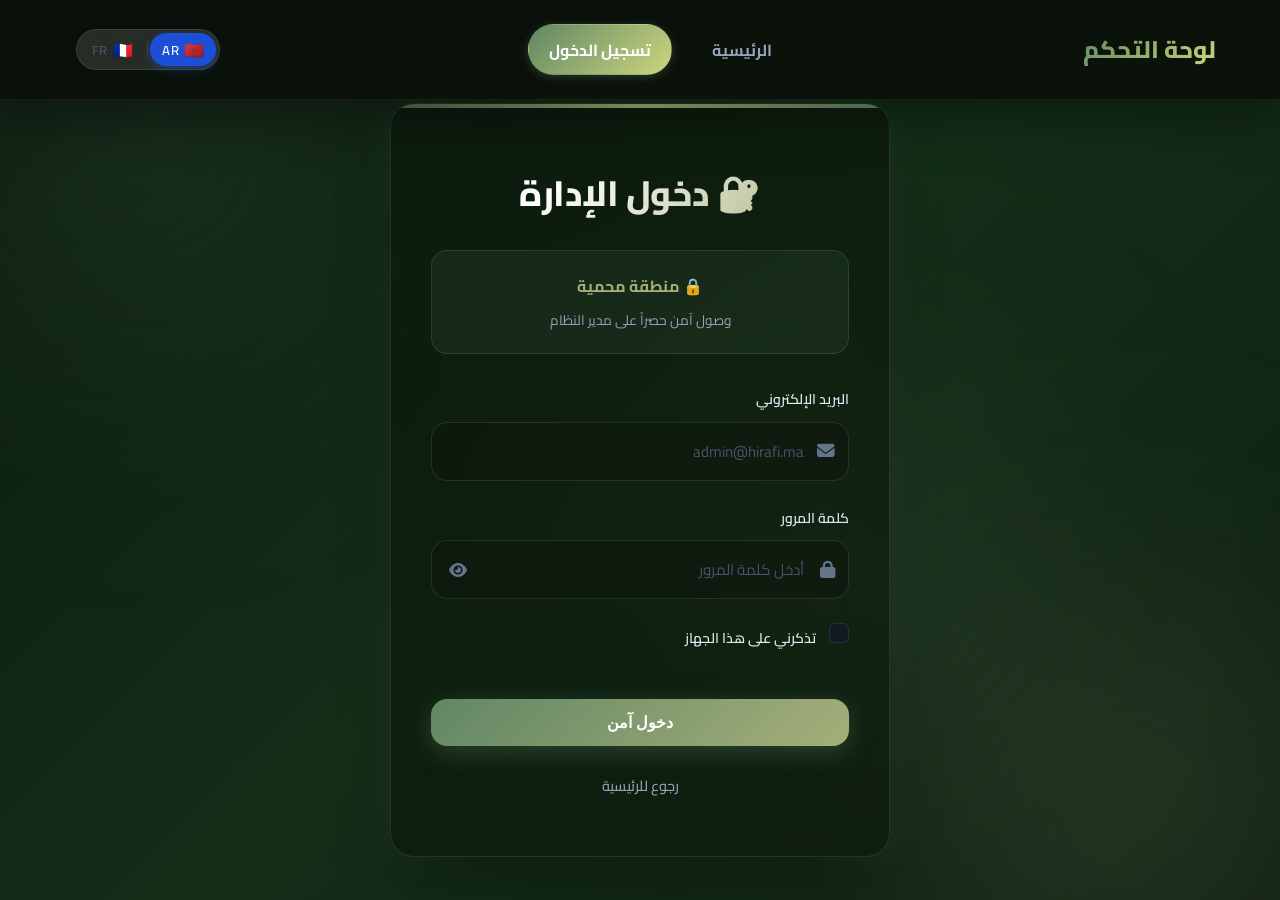
<file: admin_login.html>
<!DOCTYPE html>
<html lang="ar">
<head>
    <meta charset="UTF-8">
    <meta name="viewport" content="width=device-width, initial-scale=1.0">
    <title>دخول الإدارة - خدمة الحرفيين المغاربة</title>
    <link rel="stylesheet" href="style.css">
    <link rel="stylesheet" href="https://cdnjs.cloudflare.com/ajax/libs/font-awesome/6.4.0/css/all.min.css">

    <!-- Favicon -->
    <link rel="icon" type="image/x-icon" href="img/favicon.jpeg">
    <style>
        @import url('https://fonts.googleapis.com/css2?family=Tajawal:wght@300;400;500;700;800&family=Cairo:wght@300;400;600;700&display=swap');
        
        :root {
            --primary-color: #618764;
            --primary-light: #A5AF79;
            --primary-dark: #4a6a4f;
            --accent-color: #8a9e7a;
            --glass-bg: rgba(10, 20, 10, 0.55);
            --glass-border: rgba(255, 255, 255, 0.1);
            --text-primary: #CCD67F;
            --text-secondary: #94a3b8;
            --text-muted: #515860;
            --border-color: rgba(255, 255, 255, 0.1);
             --shadow-premium: 0 25px 60px -15px rgba(0, 0, 0, 0.5), 0 0 40px rgba(97, 135, 100, 0.18);
            --radius-md: 16px;
            --radius-lg: 24px;
            --transition-normal: 0.3s cubic-bezier(0.4, 0, 0.2, 1);
        }

        * {
            margin: 0;
            padding: 0;
            box-sizing: border-box;
        }

        body {
             font-family: 'Cairo', 'Tajawal', sans-serif;
             background: linear-gradient(135deg, #0b1a0f 0%, #142e18 50%, #0f1f12 100%);
             min-height: 100vh;
             color: var(--text-primary);
             position: relative;
             overflow-x: hidden;
         }

        /* Ambient background lights */
        .ambient-bg {
            position: fixed;
            top: 0;
            left: 0;
            width: 100vw;
            height: 100vh;
            z-index: 0;
            pointer-events: none;
            overflow: hidden;
        }
        .blob {
            position: absolute;
            width: 500px;
            height: 500px;
            border-radius: 50%;
            filter: blur(120px);
            opacity: 0.25;
            mix-blend-mode: screen;
            animation: floatBlob 25s infinite alternate ease-in-out;
        }
         .blob-violet {
             background: radial-gradient(circle, #618764, transparent 70%);
             top: -100px;
             left: -100px;
         }
         .blob-pink {
             background: radial-gradient(circle, #A5AF79, transparent 70%);
             bottom: -150px;
             right: -100px;
             animation-delay: -5s;
         }
         .blob-blue {
             background: radial-gradient(circle, #8a9e7a, transparent 70%);
             top: 40%;
             left: 50%;
             width: 400px;
             height: 400px;
             animation-delay: -10s;
         }
        @keyframes floatBlob {
            0% { transform: translate(0, 0) scale(1) rotate(0deg); }
            33% { transform: translate(40px, -60px) scale(1.1) rotate(120deg); }
            66% { transform: translate(-30px, 30px) scale(0.95) rotate(240deg); }
            100% { transform: translate(0, 0) scale(1) rotate(360deg); }
        }

         /* Navbar - matches admin dashboard glass style */
          .navbar {
              backdrop-filter: blur(20px);
              background: rgba(10, 15, 10, 0.88);
              border-bottom: 1px solid rgba(204, 214, 127, 0.08);
              position: fixed;
              width: 100%;
              top: 0;
              z-index: 10;
              box-shadow: 0 18px 50px rgba(0, 0, 0, 0.35);
              transition: var(--transition-normal);
          }
          .nav-container {
              max-width: 1200px;
              margin: 0 auto;
              padding: 18px 24px;
              display: flex;
              align-items: center;
              justify-content: space-between;
          }
           .logo h1 {
               color: #CCD67F;
               font-size: 1.5rem;
               font-weight: 800;
               background: linear-gradient(135deg, #618764, #CCD67F);
               -webkit-background-clip: text;
               -webkit-text-fill-color: transparent;
           }
          .nav-menu {
              display: flex;
              align-items: center;
              gap: 1.5rem;
              list-style: none;
          }
          .nav-link {
              color: #94a3b8;
              text-decoration: none;
              font-weight: 700;
              transition: var(--transition-normal);
              font-size: 1rem;
          }
          .nav-link:hover {
              color: #CCD67F;
          }
          .btn-login {
              background: linear-gradient(135deg, #618764, #CCD67F);
              color: #ffffff;
              padding: 8px 18px;
              border-radius: 999px;
              border: 1px solid transparent;
              box-shadow: 0 2px 10px rgba(97, 135, 100, 0.35);
              font-weight: 700;
          }
          .btn-login:hover {
              background: linear-gradient(135deg, #4a6a4f, #618764);
              transform: translateY(-2px);
              box-shadow: 0 6px 20px rgba(97, 135, 100, 0.45);
              color: #ffffff;
          }

        /* Wrapper & Container */
        .admin-login-wrapper {
            min-height: 100vh;
            display: flex;
            align-items: center;
            justify-content: center;
            padding: 100px 20px 40px;
            position: relative;
            z-index: 1;
        }
        
        .admin-login-container {
            max-width: 500px;
            width: 100%;
            background: var(--glass-bg);
            backdrop-filter: blur(25px);
            border-radius: var(--radius-lg);
            border: 1px solid var(--glass-border);
            box-shadow: var(--shadow-premium);
            overflow: hidden;
            display: flex;
            flex-direction: column;
            animation: slideUp 0.8s cubic-bezier(0.16, 1, 0.3, 1);
        }

        @keyframes slideUp {
            from { opacity: 0; transform: translateY(40px); }
            to { opacity: 1; transform: translateY(0); }
        }

        .admin-form-section {
            padding: 3.5rem 2.5rem;
            position: relative;
        }
        
         .admin-form-section::before {
             content: '';
             position: absolute;
             top: 0;
             left: 0;
             right: 0;
             height: 4px;
             background: linear-gradient(90deg, #4a6a4f, #A5AF79, #618764);
         }
 
         .admin-form-section h2 {
             font-size: 2.2rem;
             font-weight: 800;
             text-align: center;
             margin-bottom: 1.5rem;
             letter-spacing: -0.5px;
             background: linear-gradient(135deg, #fff 30%, #A5AF79 100%);
             -webkit-background-clip: text;
             -webkit-text-fill-color: transparent;
         }

        /* Security info panel */
         .security-badge {
             background: rgba(97, 135, 100, 0.12);
             border: 1px solid rgba(97, 135, 100, 0.25);
             border-radius: var(--radius-md);
             padding: 1.25rem;
             margin-bottom: 2rem;
             text-align: center;
             transition: all var(--transition-normal);
         }
         .security-badge:hover {
             background: rgba(97, 135, 100, 0.18);
             border-color: rgba(97, 135, 100, 0.4);
             transform: translateY(-2px);
         }
         .security-badge h3 {
             color: #A5AF79;
             font-size: 1rem;
             font-weight: 700;
             margin-bottom: 0.4rem;
             display: flex;
             align-items: center;
             justify-content: center;
             gap: 8px;
         }
        .security-badge p {
            color: var(--text-secondary);
            font-size: 0.85rem;
        }

        /* Form groups */
        .form-group {
            margin-bottom: 1.5rem;
        }
        .form-group label {
            display: block;
            margin-bottom: 0.6rem;
            color: #e2e8f0;
            font-weight: 600;
            font-size: 0.875rem;
        }

        /* Styled inputs with placement of icons */
        .input-icon-wrapper,
        .password-input-container {
            position: relative;
            display: flex;
            align-items: center;
        }
        .input-icon {
            position: absolute;
            right: 14px;
            color: #64748b;
            font-size: 1.1rem;
            pointer-events: none;
            transition: var(--transition-normal);
        }
        /* LTR correction handles */
        [dir="ltr"] .input-icon {
            right: auto;
            left: 14px;
        }

         .form-group input {
             width: 100%;
             padding: 14px 44px 14px 16px;
             background: rgba(15, 25, 15, 0.65);
             border: 1px solid rgba(255, 255, 255, 0.1);
             border-radius: var(--radius-md);
             color: #fff;
             font-size: 0.95rem;
             font-family: inherit;
             transition: all var(--transition-normal);
             outline: none;
         }
        [dir="ltr"] .form-group input {
            padding: 14px 16px 14px 44px;
        }
        .form-group input::placeholder {
            color: #475569;
        }
         .form-group input:hover {
             border-color: rgba(97, 135, 100, 0.5);
             background: rgba(15, 23, 42, 0.7);
         }
         .form-group input:focus {
             border-color: #618764;
             background: rgba(15, 23, 42, 0.8);
             box-shadow: 0 0 0 3px rgba(97, 135, 100, 0.3);
         }
         .form-group input:focus ~ .input-icon {
             color: #A5AF79;
         }

        /* Password container specifics */
        .password-input-container input {
            padding-left: 48px;
        }
        [dir="ltr"] .password-input-container input {
            padding-right: 48px;
        }
        .password-toggle-btn {
            position: absolute;
            left: 10px;
            background: none;
            border: none;
            color: #64748b;
            cursor: pointer;
            padding: 8px;
            display: flex;
            align-items: center;
            justify-content: center;
            font-size: 1rem;
            border-radius: 8px;
            transition: var(--transition-normal);
        }
        [dir="ltr"] .password-toggle-btn {
            left: auto;
            right: 10px;
        }
         .password-toggle-btn:hover {
             color: #A5AF79;
             background: rgba(255, 255, 255, 0.06);
         }

        /* Checkbox styling */
        .checkbox-container {
            display: flex;
            align-items: center;
            cursor: pointer;
            user-select: none;
        }
        .checkbox-container input {
            position: absolute;
            opacity: 0;
            cursor: pointer;
            height: 0;
            width: 0;
        }
        .checkmark {
            height: 20px;
            width: 20px;
            background: rgba(15, 23, 42, 0.6);
            border: 1px solid var(--border-color);
            border-radius: 6px;
            margin-left: 10px;
            display: inline-block;
            position: relative;
            transition: var(--transition-normal);
        }
        [dir="ltr"] .checkmark {
            margin-left: 0;
            margin-right: 10px;
        }
         .checkbox-container:hover input ~ .checkmark {
             border-color: rgba(97, 135, 100, 0.6);
         }
         .checkbox-container input:checked ~ .checkmark {
             background-color: #618764;
             border-color: #618764;
             box-shadow: 0 0 12px rgba(97, 135, 100, 0.45);
         }
        .checkmark:after {
            content: "";
            position: absolute;
            display: none;
            left: 6px;
            top: 2px;
            width: 5px;
            height: 10px;
            border: solid white;
            border-width: 0 2px 2px 0;
            transform: rotate(45deg);
        }
        .checkbox-container input:checked ~ .checkmark:after {
            display: block;
        }

        /* Premium login button with shimmer */
         .login-btn {
             width: 100%;
             padding: 14px;
             background: linear-gradient(135deg, #618764 0%, #A5AF79 100%);
             color: #fff;
             border: none;
             border-radius: var(--radius-md);
             font-size: 1rem;
             font-weight: 700;
             cursor: pointer;
             transition: all var(--transition-normal);
             box-shadow: 0 6px 24px rgba(97, 135, 100, 0.35);
             margin-top: 1.5rem;
             overflow: hidden;
             position: relative;
         }
         .login-btn::before {
             content: '';
             position: absolute;
             top: 0;
             left: -150%;
             width: 100%;
             height: 100%;
             background: linear-gradient(90deg, transparent, rgba(255,255,255,0.35), transparent);
             transition: left 0.6s ease;
         }
         .login-btn:hover {
             transform: translateY(-2px);
             box-shadow: 0 10px 32px rgba(97, 135, 100, 0.45);
             background: linear-gradient(135deg, #4a6a4f 0%, #618764 100%);
         }
         .login-btn:hover::before {
             left: 150%;
         }
         .login-btn:active {
             transform: translateY(0);
         }

        /* Back link */
        .back-link {
            text-align: center;
            margin-top: 1.5rem;
        }
        .back-link a {
            color: var(--text-secondary);
            text-decoration: none;
            font-size: 0.9rem;
            font-weight: 500;
            transition: var(--transition-normal);
        }
        .back-link a:hover {
            color: #fff;
        }

        /* Alerts design */
        .alert {
            padding: 12px 18px;
            border-radius: var(--radius-md);
            margin-bottom: 1.5rem;
            font-size: 0.9rem;
            font-weight: 600;
            display: flex;
            align-items: center;
            gap: 10px;
            animation: alertSlideIn 0.3s ease;
        }
        @keyframes alertSlideIn {
            from { opacity: 0; transform: translateY(-10px); }
            to { opacity: 1; transform: translateY(0); }
        }
         .alert-success {
             background: rgba(97, 135, 100, 0.2);
             border: 1px solid rgba(97, 135, 100, 0.4);
             color: #A5AF79;
         }
         .alert-danger {
             background: rgba(220, 80, 80, 0.18);
             border: 1px solid rgba(220, 80, 80, 0.35);
             color: #f87171;
         }
         .alert-info {
             background: rgba(97, 135, 100, 0.18);
             border: 1px solid rgba(97, 135, 100, 0.35);
             color: #A5AF79;
         }

        /* Admin features section */
         .admin-info-section .feature {
             background: rgba(255,255,255,0.06);
             border: 1px solid rgba(204, 214, 127, 0.25);
             border-radius: 18px;
             padding: 1rem;
             margin-bottom: 0.9rem;
             box-shadow: 0 4px 14px rgba(15,23,42,0.06);
             display: flex;
             align-items: center;
             gap: 0.9rem;
         }
         .admin-info-section .feature-icon {
             width: 42px;
             height: 42px;
             border-radius: 50%;
             display: flex;
             align-items: center;
             justify-content: center;
             background: linear-gradient(135deg, #CCD67F, #A5AF79);
             color: #fff;
             font-size: 1.3rem;
             flex-shrink: 0;
         }
         .admin-info-section .feature-content h3 {
             color: #CCD67F;
             font-size: 1rem;
             font-weight: 700;
             margin-bottom: 0.2rem;
         }
         .admin-info-section .feature-content p {
             color: var(--text-secondary);
             font-size: 0.85rem;
         }

        /* Hide admin info section */
        .admin-info-section {
            display: none;
        }

        /* Responsive */
        @media(max-width: 540px) {
            .admin-form-section {
                padding: 2.5rem 1.75rem;
            }
            .admin-form-section h2 {
                font-size: 1.8rem;
            }
        }
    </style>
</head>
<body>
    <!-- Ambient background lights -->
    <div class="ambient-bg">
        <div class="blob blob-violet"></div>
        <div class="blob blob-pink"></div>
        <div class="blob blob-blue"></div>
    </div>

    <!-- Navigation Bar -->
    <nav class="navbar">
        <div class="nav-container">
            <div class="logo">
                <h1 class="admin-brand" data-i18n="admin_brand_title">🔧 لوحة التحكم</h1>
            </div>
            <ul class="nav-menu">
                <li><a href="index.html" class="nav-link" data-i18n="nav_home">الرئيسية</a></li>
                <li><a href="hirafi_login.html" class="nav-link btn-login" data-i18n="nav_login">دخول الحرفي</a></li>
            </ul>
        </div>
    </nav>

    <!-- Admin Login Section -->
    <div class="admin-login-wrapper">
        <div class="admin-login-container">
            <div class="admin-form-section">
                <h2 data-i18n="admin_login_title">🔐 دخول الإدارة</h2>

                <div class="security-badge">
                    <h3 data-i18n="admin_login_badge_title">🔒 منطقة محمية</h3>
                    <p data-i18n="admin_login_badge_desc">وصول آمن حصراً على مدير النظام</p>
                </div>

                <div id="alertContainer"></div>

                <form id="adminLoginForm">
                    <div class="form-group">
                        <label for="email" data-i18n="admin_login_email">البريد الإلكتروني</label>
                        <div class="input-icon-wrapper">
                            <i class="fas fa-envelope input-icon"></i>
                            <input type="email" id="email" name="email" placeholder="admin@hirafi.ma" required>
                        </div>
                    </div>

                    <div class="form-group">
                        <label for="password" data-i18n="admin_login_password">كلمة المرور</label>
                        <div class="password-input-container">
                            <i class="fas fa-lock input-icon"></i>
                            <input type="password" id="password" name="password" placeholder="أدخل كلمة المرور" data-i18n="login_password_placeholder" required>
                            <button type="button" class="password-toggle-btn" onclick="togglePassword()">
                                <i class="fas fa-eye" id="passwordIcon"></i>
                            </button>
                        </div>
                    </div>

                    <div class="form-group" style="margin-bottom: 1.5rem;">
                        <label class="checkbox-container">
                            <input type="checkbox" name="remember" id="remember">
                            <span class="checkmark"></span>
                            <span data-i18n="admin_login_remember">تذكرني على هذا الجهاز</span>
                        </label>
                    </div>

                    <button type="submit" class="login-btn" data-i18n="admin_login_btn">دخول آمن</button>

                    <div class="back-link">
                        <a href="index.html" data-i18n="contact_back"><span style="color:#CCD67F;">←</span> العودة للرئيسية</a>
                    </div>
                </form>
            </div>

            <div class="admin-info-section">
                <h2 data-i18n="admin_dashboard_title">لوحة التحكم</h2>
                
                <div class="feature">
                    <div class="feature-icon"><i class="fas fa-users"></i></div>
                    <div class="feature-content">
                        <h3 data-i18n="admin_feat1_title">إدارة الحرفيين</h3>
                        <p data-i18n="admin_feat1_desc">إضافة وتعديل وحذف بيانات الحرفيين</p>
                    </div>
                </div>

                <div class="feature">
                    <div class="feature-icon"><i class="fas fa-chart-bar"></i></div>
                    <div class="feature-content">
                        <h3 data-i18n="admin_feat2_title">إدارة النقاط</h3>
                        <p data-i18n="admin_feat2_desc">إدخال النقاط والتقارير الأكاديمية</p>
                    </div>
                </div>

                <div class="feature">
                    <div class="feature-icon"><i class="fas fa-clipboard-list"></i></div>
                    <div class="feature-content">
                        <h3 data-i18n="admin_feat3_title">إدارة الدروس</h3>
                        <p data-i18n="admin_feat3_desc">إضافة ومراقبة الدروس والمحاضرات</p>
                    </div>
                </div>

                <div class="feature">
                    <div class="feature-icon"><i class="fas fa-chart-line"></i></div>
                    <div class="feature-content">
                        <h3 data-i18n="admin_feat4_title">التقارير والإحصائيات</h3>
                        <p data-i18n="admin_feat4_desc">عرض تقارير مفصلة وإحصائيات شاملة</p>
                    </div>
                </div>
            </div>
        </div>
    </div>

    <script>
        const adminLoginForm = document.getElementById('adminLoginForm');
        const alertContainer = document.getElementById('alertContainer');

        function togglePassword() {
            const passwordInput = document.getElementById('password');
            const passwordIcon = document.getElementById('passwordIcon');
            
            if (passwordInput.type === 'password') {
                passwordInput.type = 'text';
                passwordIcon.classList.remove('fa-eye');
                passwordIcon.classList.add('fa-eye-slash');
            } else {
                passwordInput.type = 'password';
                passwordIcon.classList.remove('fa-eye-slash');
                passwordIcon.classList.add('fa-eye');
            }
        }

        function showAlert(message, type = 'info') {
            const alert = document.createElement('div');
            alert.className = `alert alert-${type}`;
            alert.textContent = message;
            alert.style.animation = 'slideIn 0.3s ease';
            alertContainer.innerHTML = '';
            alertContainer.appendChild(alert);
            
            if (type === 'success') {
                setTimeout(() => alert.remove(), 2000);
            } else {
                setTimeout(() => alert.remove(), 5000);
            }
        }

        adminLoginForm.addEventListener('submit', async (e) => {
            e.preventDefault();

            const email = document.getElementById('email').value.trim();
            const password = document.getElementById('password').value;
            const remember = document.getElementById('remember').checked;

            // Client-side validation
            if (!email || !password) {
                showAlert('يرجى ملء جميع الحقول', 'danger');
                return;
            }

            if (password.length < 6) {
                showAlert('كلمة المرور غير صحيحة', 'danger');
                return;
            }

            try {
                const response = await fetch('backend/login_admin.php', {
                    method: 'POST',
                    headers: {
                        'Content-Type': 'application/json',
                    },
                    body: JSON.stringify({
                        email: email,
                        password: password,
                        remember: remember
                    })
                });

                const result = await response.json();

                if (result.success) {
                    showAlert('تم الدخول بنجاح', 'success');
                    setTimeout(() => {
                        window.location.href = 'backend/admin_dashboard.php';
                    }, 1500);
                } else {
                    showAlert(result.message || 'البيانات غير صحيحة', 'danger');
                }
            } catch (error) {
                console.error('Error:', error);
                showAlert('حدث خطأ في الاتصال. حاول مرة أخرى.', 'danger');
            }
        });
    </script>
    <script src="lang_dict.js"></script>
    <script src="script.js"></script>
</body>

</html>
</file>
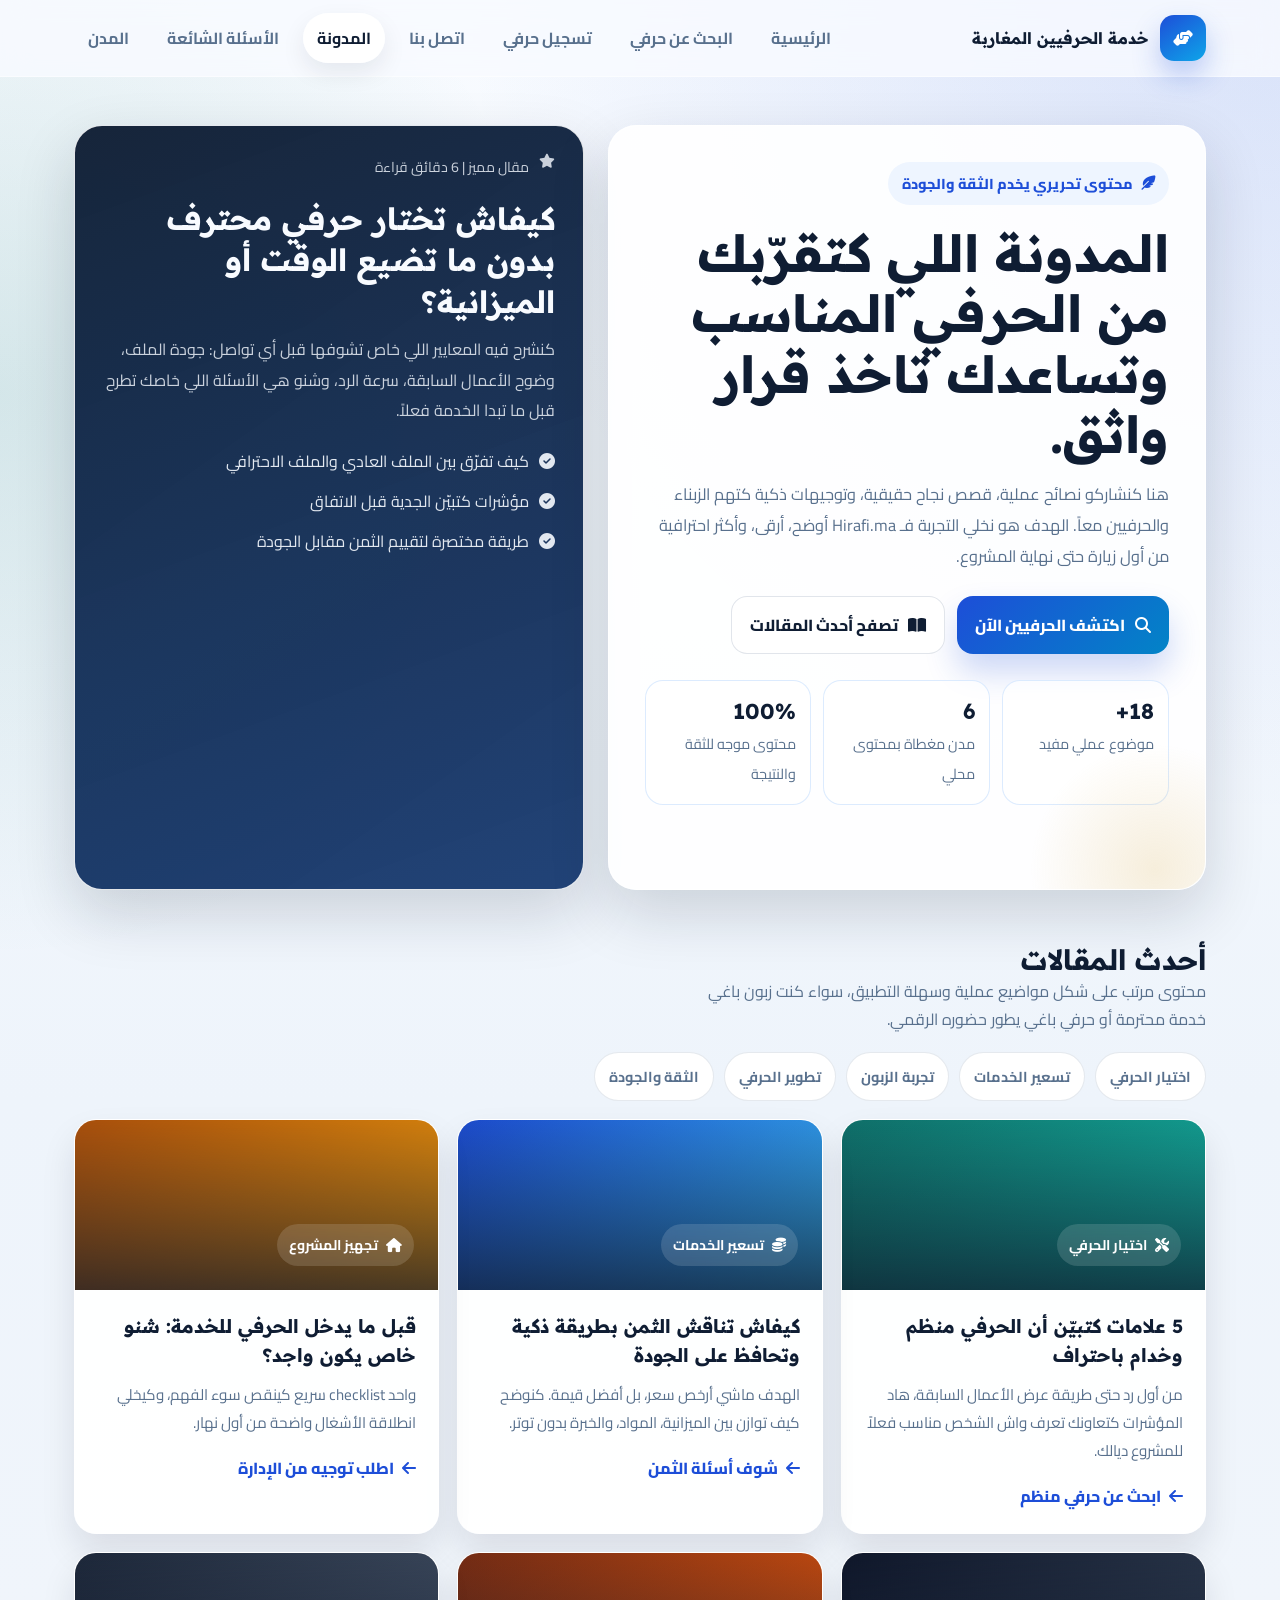
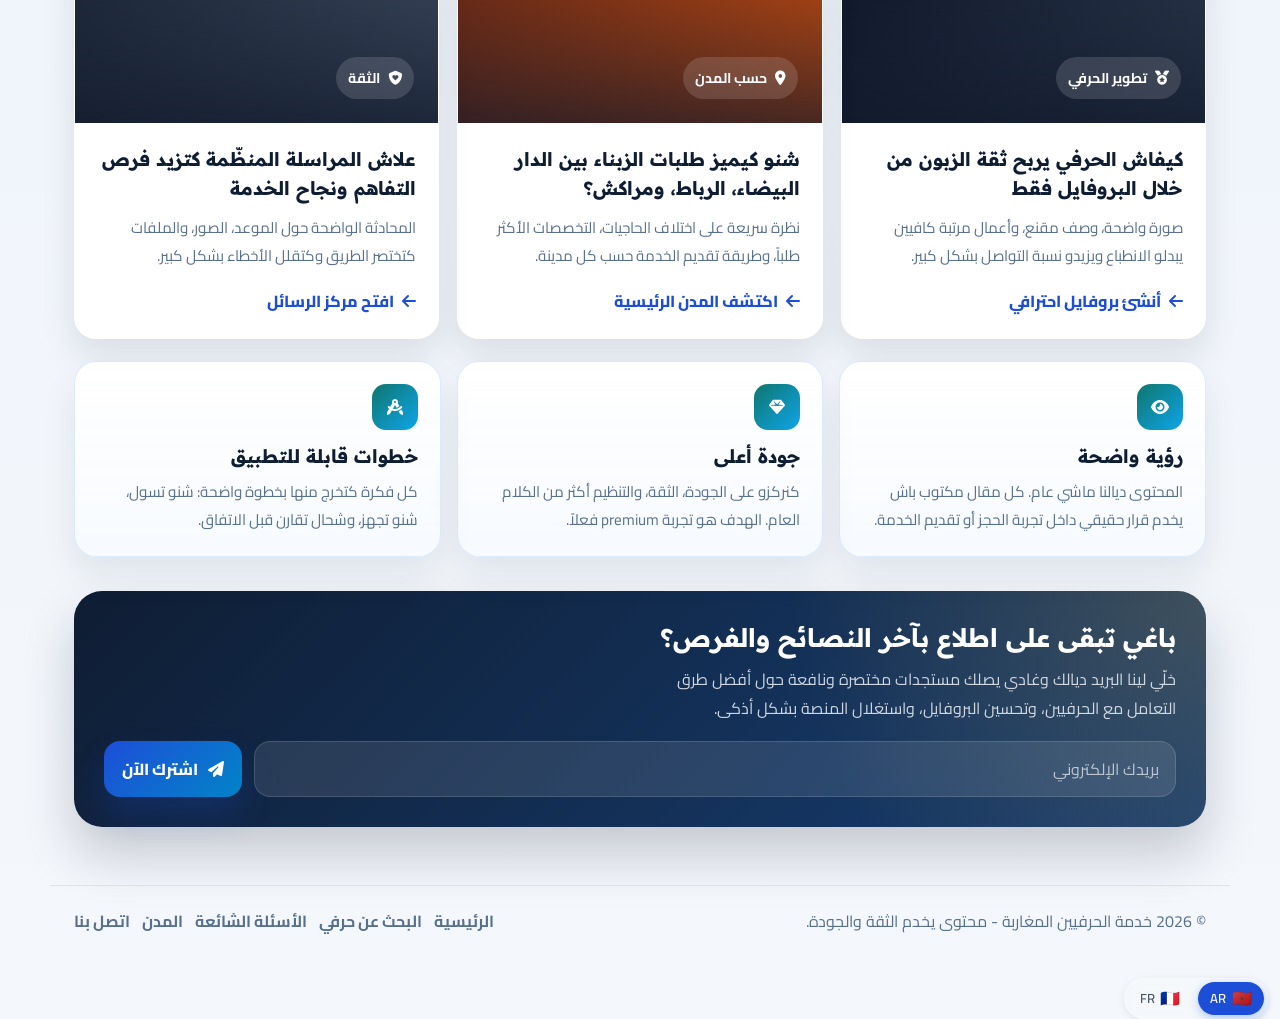
<file: blog.html>
<!DOCTYPE html>
<html lang="ar" dir="rtl">
<head>
    <meta charset="UTF-8">
    <meta name="viewport" content="width=device-width, initial-scale=1.0">
    <title>المدونة - خدمة الحرفيين المغاربة</title>
    <link rel="stylesheet" href="style.css">
    <link rel="stylesheet" href="https://cdnjs.cloudflare.com/ajax/libs/font-awesome/6.4.0/css/all.min.css">
    <link rel="preconnect" href="https://fonts.googleapis.com">
    <link rel="preconnect" href="https://fonts.gstatic.com" crossorigin>
   <link rel="icon" type="image/x-icon" href="img/favicon.jpeg">
    <link href="https://fonts.googleapis.com/css2?family=Cairo:wght@400;600;700;800&family=Readex+Pro:wght@500;600;700&display=swap" rel="stylesheet">
    <style>
        :root {
            --page-bg: #f4f7fb;
            --ink: #10233f;
            --muted: #58708d;
            --panel: rgba(255, 255, 255, 0.9);
            --line: rgba(148, 163, 184, 0.24);
            --navy: #0f1d33;
            --blue: #1d4ed8;
            --teal: #0f766e;
            --gold: #d4a63a;
            --soft: #eef5ff;
            --shadow: 0 24px 60px rgba(15, 23, 42, 0.16);
        }
        * { box-sizing: border-box; }
        body {
            margin: 0;
            font-family: "Cairo", sans-serif;
            color: var(--ink);
            background:
                radial-gradient(circle at top right, rgba(29, 78, 216, 0.14), transparent 28%),
                radial-gradient(circle at left 15%, rgba(15, 118, 110, 0.14), transparent 22%),
                linear-gradient(180deg, #f8fbff 0%, #eef4fb 42%, #f4f7fb 100%);
        }
        .container {
            width: min(1180px, calc(100% - 32px));
            margin: 0 auto;
        }
        .topbar {
            position: sticky;
            top: 0;
            z-index: 20;
            backdrop-filter: blur(14px);
            background: rgba(248, 251, 255, 0.82);
            border-bottom: 1px solid rgba(255, 255, 255, 0.5);
        }
        .topbar-inner {
            min-height: 76px;
            display: flex;
            align-items: center;
            justify-content: space-between;
            gap: 18px;
        }
        .brand {
            display: inline-flex;
            align-items: center;
            gap: 12px;
            color: var(--navy);
            text-decoration: none;
            font-family: "Readex Pro", sans-serif;
            font-weight: 700;
        }
        .brand-badge {
            width: 46px;
            height: 46px;
            border-radius: 14px;
            display: grid;
            place-items: center;
            color: #fff;
            background: linear-gradient(145deg, var(--blue), #0ea5e9);
            box-shadow: 0 14px 28px rgba(29, 78, 216, 0.28);
        }
        .nav {
            display: flex;
            align-items: center;
            gap: 10px;
            flex-wrap: wrap;
        }
        .nav a {
            text-decoration: none;
            color: var(--muted);
            font-weight: 700;
            padding: 10px 14px;
            border-radius: 999px;
            transition: 0.2s ease;
        }
        .nav a:hover,
        .nav a.active {
            color: var(--navy);
            background: rgba(255, 255, 255, 0.92);
            box-shadow: 0 10px 24px rgba(15, 23, 42, 0.08);
        }
        .hero {
            padding: 48px 0 28px;
        }
        .hero-grid {
            display: grid;
            grid-template-columns: minmax(0, 1.08fr) minmax(320px, 0.92fr);
            gap: 24px;
            align-items: stretch;
        }
        .hero-copy,
        .featured-panel {
            background: var(--panel);
            border: 1px solid rgba(255, 255, 255, 0.88);
            border-radius: 28px;
            box-shadow: var(--shadow);
        }
        .hero-copy {
            padding: 36px;
            position: relative;
            overflow: hidden;
        }
        .hero-copy::after {
            content: "";
            position: absolute;
            inset: auto -80px -110px auto;
            width: 260px;
            height: 260px;
            border-radius: 50%;
            background: radial-gradient(circle, rgba(212, 166, 58, 0.18), transparent 68%);
        }
        .eyebrow {
            display: inline-flex;
            align-items: center;
            gap: 8px;
            padding: 8px 14px;
            border-radius: 999px;
            color: var(--blue);
            background: var(--soft);
            font-weight: 800;
            font-size: 0.9rem;
        }
        .hero-copy h1,
        .section-head h2,
        .featured-panel h2,
        .newsletter-panel h3 {
            font-family: "Readex Pro", sans-serif;
        }
        .hero-copy h1 {
            margin: 18px 0 14px;
            font-size: clamp(2rem, 4vw, 3.6rem);
            line-height: 1.18;
            color: var(--navy);
        }
        .hero-copy p {
            margin: 0;
            max-width: 58ch;
            line-height: 1.9;
            color: var(--muted);
            font-size: 1.02rem;
        }
        .hero-actions {
            margin-top: 24px;
            display: flex;
            flex-wrap: wrap;
            gap: 12px;
        }
        .btn {
            display: inline-flex;
            align-items: center;
            gap: 10px;
            text-decoration: none;
            border: 0;
            cursor: pointer;
            padding: 13px 18px;
            border-radius: 16px;
            font-family: inherit;
            font-weight: 800;
        }
        .btn-primary {
            color: #fff;
            background: linear-gradient(135deg, var(--blue), #0284c7);
            box-shadow: 0 18px 32px rgba(29, 78, 216, 0.22);
        }
        .btn-secondary {
            color: var(--navy);
            background: #fff;
            border: 1px solid rgba(148, 163, 184, 0.28);
        }
        .hero-stats {
            margin-top: 26px;
            display: grid;
            grid-template-columns: repeat(3, minmax(0, 1fr));
            gap: 12px;
        }
        .hero-stat {
            padding: 16px 14px;
            border-radius: 18px;
            background: rgba(255, 255, 255, 0.7);
            border: 1px solid rgba(191, 219, 254, 0.55);
        }
        .hero-stat strong {
            display: block;
            color: var(--navy);
            font-size: 1.35rem;
            margin-bottom: 4px;
            font-family: "Readex Pro", sans-serif;
        }
        .hero-stat span {
            color: var(--muted);
            font-size: 0.9rem;
        }
        .featured-panel {
            padding: 28px;
            background:
                linear-gradient(160deg, rgba(15, 29, 51, 0.96), rgba(19, 55, 111, 0.94)),
                linear-gradient(145deg, rgba(15, 118, 110, 0.2), transparent);
            color: #f8fbff;
        }
        .featured-panel .meta {
            display: flex;
            flex-wrap: wrap;
            gap: 10px;
            font-size: 0.88rem;
            color: rgba(226, 232, 240, 0.88);
        }
        .featured-panel h2 {
            margin: 18px 0 12px;
            font-size: clamp(1.5rem, 2.4vw, 2.2rem);
            line-height: 1.35;
        }
        .featured-panel p {
            margin: 0;
            color: rgba(226, 232, 240, 0.88);
            line-height: 1.9;
        }
        .featured-highlights {
            margin: 20px 0 0;
            padding: 0;
            list-style: none;
            display: grid;
            gap: 10px;
        }
        .featured-highlights li {
            display: flex;
            align-items: center;
            gap: 10px;
            color: #e2e8f0;
        }
        .section {
            padding: 24px 0;
        }
        .section-head {
            display: flex;
            justify-content: space-between;
            gap: 16px;
            align-items: end;
            margin-bottom: 18px;
        }
        .section-head h2 {
            margin: 0;
            font-size: clamp(1.5rem, 2.2vw, 2.15rem);
            color: var(--navy);
        }
        .section-head p {
            margin: 0;
            color: var(--muted);
            max-width: 56ch;
            line-height: 1.8;
        }
        .chip-row {
            display: flex;
            flex-wrap: wrap;
            gap: 10px;
            margin-bottom: 18px;
        }
        .chip {
            padding: 10px 14px;
            border-radius: 999px;
            background: #fff;
            border: 1px solid rgba(148, 163, 184, 0.24);
            color: var(--muted);
            font-size: 0.9rem;
            font-weight: 700;
        }
        .article-grid {
            display: grid;
            grid-template-columns: repeat(3, minmax(0, 1fr));
            gap: 18px;
        }
        .article-card {
            background: rgba(255, 255, 255, 0.94);
            border-radius: 22px;
            border: 1px solid rgba(255, 255, 255, 0.88);
            box-shadow: 0 18px 34px rgba(15, 23, 42, 0.1);
            overflow: hidden;
            transition: transform 0.2s ease, box-shadow 0.2s ease;
        }
        .article-card:hover {
            transform: translateY(-4px);
            box-shadow: 0 24px 42px rgba(15, 23, 42, 0.16);
        }
        .article-cover {
            min-height: 170px;
            padding: 24px;
            display: flex;
            align-items: end;
            color: #fff;
            background:
                linear-gradient(180deg, rgba(15, 23, 42, 0.08), rgba(15, 23, 42, 0.74)),
                var(--cover, linear-gradient(135deg, #1d4ed8, #0ea5e9));
        }
        .article-cover span {
            display: inline-flex;
            align-items: center;
            gap: 8px;
            padding: 8px 12px;
            border-radius: 999px;
            background: rgba(255, 255, 255, 0.14);
            backdrop-filter: blur(6px);
            font-weight: 700;
            font-size: 0.88rem;
        }
        .article-body {
            padding: 22px;
        }
        .article-body h3 {
            margin: 0 0 10px;
            color: var(--navy);
            font-family: "Readex Pro", sans-serif;
            font-size: 1.18rem;
            line-height: 1.55;
        }
        .article-body p {
            margin: 0;
            color: var(--muted);
            line-height: 1.85;
            font-size: 0.95rem;
        }
        .article-link {
            margin-top: 16px;
            display: inline-flex;
            align-items: center;
            gap: 8px;
            color: var(--blue);
            text-decoration: none;
            font-weight: 800;
        }
        .insight-strip {
            margin-top: 22px;
            display: grid;
            grid-template-columns: repeat(3, minmax(0, 1fr));
            gap: 16px;
        }
        .insight-box {
            border-radius: 22px;
            padding: 22px;
            background: linear-gradient(180deg, rgba(255,255,255,0.96), rgba(247,250,255,0.92));
            border: 1px solid rgba(191, 219, 254, 0.55);
            box-shadow: 0 18px 34px rgba(15, 23, 42, 0.08);
        }
        .insight-box i {
            width: 46px;
            height: 46px;
            display: grid;
            place-items: center;
            border-radius: 14px;
            color: #fff;
            margin-bottom: 14px;
            background: linear-gradient(135deg, var(--teal), #0ea5e9);
        }
        .insight-box h3 {
            margin: 0 0 10px;
            color: var(--navy);
            font-family: "Readex Pro", sans-serif;
        }
        .insight-box p {
            margin: 0;
            color: var(--muted);
            line-height: 1.85;
            font-size: 0.95rem;
        }
        .newsletter-panel {
            margin: 34px 0 12px;
            padding: 30px;
            border-radius: 28px;
            color: #fff;
            background:
                radial-gradient(circle at top right, rgba(212, 166, 58, 0.22), transparent 36%),
                linear-gradient(135deg, #0f1d33, #163e72);
            box-shadow: 0 28px 52px rgba(15, 23, 42, 0.2);
        }
        .newsletter-panel h3 {
            margin: 0 0 12px;
            font-size: clamp(1.4rem, 2vw, 2rem);
        }
        .newsletter-panel p {
            margin: 0 0 18px;
            color: rgba(226, 232, 240, 0.9);
            line-height: 1.8;
            max-width: 58ch;
        }
        .newsletter-form {
            display: flex;
            gap: 12px;
            flex-wrap: wrap;
        }
        .newsletter-form input {
            flex: 1 1 280px;
            min-height: 54px;
            border: 1px solid rgba(255,255,255,0.14);
            background: rgba(255,255,255,0.1);
            border-radius: 16px;
            padding: 0 16px;
            color: #fff;
            font: inherit;
        }
        .newsletter-form input::placeholder {
            color: rgba(226, 232, 240, 0.76);
        }
        .newsletter-form button {
            min-height: 54px;
        }
        .footer-lite {
            padding: 22px 0 42px;
            color: var(--muted);
        }
        .footer-lite .line {
            padding-top: 20px;
            border-top: 1px solid rgba(148, 163, 184, 0.22);
            display: flex;
            justify-content: space-between;
            align-items: center;
            gap: 12px;
            flex-wrap: wrap;
        }
        .footer-links {
            display: flex;
            flex-wrap: wrap;
            gap: 12px;
        }
        .footer-links a {
            text-decoration: none;
            color: var(--muted);
            font-weight: 700;
        }
        @media (max-width: 980px) {
            .hero-grid,
            .article-grid,
            .insight-strip {
                grid-template-columns: 1fr;
            }
        }
        @media (max-width: 720px) {
            .topbar-inner {
                padding: 12px 0;
                align-items: start;
                flex-direction: column;
            }
            .hero-copy,
            .featured-panel,
            .newsletter-panel {
                padding: 24px;
            }
            .hero-stats {
                grid-template-columns: 1fr;
            }
            .section-head {
                align-items: start;
                flex-direction: column;
            }
        }
    </style>
</head>
<body>
    <header class="topbar">
        <div class="container topbar-inner">
            <a class="brand" href="index.html">
                <span class="brand-badge"><i class="fas fa-hands-helping"></i></span>
                <span data-i18n="blog_brand_text">خدمة الحرفيين المغاربة</span>
            </a>
            <nav class="nav">
                <a href="index.html" data-i18n="nav_home">الرئيسية</a>
                <a href="search.html" data-i18n="nav_search">البحث عن حرفي</a>
                <a href="hirafi_register.html" data-i18n="nav_register">تسجيل حرفي</a>
                <a href="contact.html" data-i18n="nav_contact">اتصل بنا</a>
                <a class="active" href="blog.html" data-i18n="nav_blog">المدونة</a>
                <a href="faq.html" data-i18n="nav_faq">الأسئلة الشائعة</a>
                <a href="cities.html" data-i18n="nav_cities">المدن</a>
            </nav>
        </div>
    </header>

    <main>
        <section class="hero">
            <div class="container hero-grid">
                <div class="hero-copy">
                    <span class="eyebrow"><i class="fas fa-feather-pointed"></i> محتوى تحريري يخدم الثقة والجودة</span>
                    <h1 data-i18n="blog_hero_title">المدونة اللي كتقرّبك من الحرفي المناسب وتساعدك تاخذ قرار واثق.</h1>
                    <p data-i18n="blog_hero_subtitle">
                        هنا كنشاركو نصائح عملية، قصص نجاح حقيقية، وتوجيهات ذكية كتهم الزبناء والحرفيين معاً.
                        الهدف هو نخلي التجربة فـ <strong>Hirafi.ma</strong> أوضح، أرقى، وأكثر احترافية من أول زيارة حتى نهاية المشروع.
                    </p>
                    <div class="hero-actions">
                        <a class="btn btn-primary" href="search.html"><i class="fas fa-magnifying-glass"></i> اكتشف الحرفيين الآن</a>
                        <a class="btn btn-secondary" href="#latest"><i class="fas fa-book-open"></i> تصفح أحدث المقالات</a>
                    </div>
                    <div class="hero-stats">
                        <div class="hero-stat">
                            <strong>18+</strong>
                            <span>موضوع عملي مفيد</span>
                        </div>
                        <div class="hero-stat">
                            <strong>6</strong>
                            <span>مدن مغطاة بمحتوى محلي</span>
                        </div>
                        <div class="hero-stat">
                            <strong>100%</strong>
                            <span>محتوى موجه للثقة والنتيجة</span>
                        </div>
                    </div>
                </div>

                <aside class="featured-panel">
                    <div class="meta" data-i18n="blog_featured_meta">
                        <span><i class="fas fa-star"></i> مقال مميز</span>
                        <span><i class="fas fa-clock"></i> 6 دقائق قراءة</span>
                    </div>
                    <h2 data-i18n="blog_featured_title">كيفاش تختار حرفي محترف بدون ما تضيع الوقت أو الميزانية؟</h2>
                    <p data-i18n="blog_featured_desc">
                        كنشرح فيه المعايير اللي خاص تشوفها قبل أي تواصل: جودة الملف، وضوح الأعمال السابقة، سرعة الرد،
                        وشنو هي الأسئلة اللي خاصك تطرح قبل ما تبدا الخدمة فعلاً.
                    </p>
                    <ul class="featured-highlights">
                        <li><i class="fas fa-check-circle"></i> كيف تفرّق بين الملف العادي والملف الاحترافي</li>
                        <li><i class="fas fa-check-circle"></i> مؤشرات كتبيّن الجدية قبل الاتفاق</li>
                        <li><i class="fas fa-check-circle"></i> طريقة مختصرة لتقييم الثمن مقابل الجودة</li>
                    </ul>
                </aside>
            </div>
        </section>

        <section class="section" id="latest">
            <div class="container">
                <div class="section-head">
                    <div>
                        <h2 data-i18n="blog_section_title">أحدث المقالات</h2>
                        <p data-i18n="blog_section_desc">محتوى مرتب على شكل مواضيع عملية وسهلة التطبيق، سواء كنت زبون باغي خدمة محترمة أو حرفي باغي يطور حضوره الرقمي.</p>
                    </div>
                </div>
                <div class="chip-row">
                    <span class="chip">اختيار الحرفي</span>
                    <span class="chip">تسعير الخدمات</span>
                    <span class="chip">تجربة الزبون</span>
                    <span class="chip">تطوير الحرفي</span>
                    <span class="chip">الثقة والجودة</span>
                </div>

                <div class="article-grid">
                    <article class="article-card">
                        <div class="article-cover" style="--cover: linear-gradient(135deg, #0f766e, #14b8a6);">
                            <span><i class="fas fa-screwdriver-wrench"></i> اختيار الحرفي</span>
                        </div>
                        <div class="article-body">
                            <h3>5 علامات كتبيّن أن الحرفي منظم وخدام باحتراف</h3>
                            <p>من أول رد حتى طريقة عرض الأعمال السابقة، هاد المؤشرات كتعاونك تعرف واش الشخص مناسب فعلاً للمشروع ديالك.</p>
                            <a class="article-link" href="search.html"><i class="fas fa-arrow-left"></i> ابحث عن حرفي منظم</a>
                        </div>
                    </article>

                    <article class="article-card">
                        <div class="article-cover" style="--cover: linear-gradient(135deg, #1d4ed8, #38bdf8);">
                            <span><i class="fas fa-coins"></i> تسعير الخدمات</span>
                        </div>
                        <div class="article-body">
                            <h3>كيفاش تناقش الثمن بطريقة ذكية وتحافظ على الجودة</h3>
                            <p>الهدف ماشي أرخص سعر، بل أفضل قيمة. كنوضح كيف توازن بين الميزانية، المواد، والخبرة بدون توتر.</p>
                            <a class="article-link" href="faq.html#pricing"><i class="fas fa-arrow-left"></i> شوف أسئلة الثمن</a>
                        </div>
                    </article>

                    <article class="article-card">
                        <div class="article-cover" style="--cover: linear-gradient(135deg, #b45309, #f59e0b);">
                            <span><i class="fas fa-house"></i> تجهيز المشروع</span>
                        </div>
                        <div class="article-body">
                            <h3>قبل ما يدخل الحرفي للخدمة: شنو خاص يكون واجد؟</h3>
                            <p>واحد checklist سريع كينقص سوء الفهم، وكيخلي انطلاقة الأشغال واضحة من أول نهار.</p>
                            <a class="article-link" href="contact.html"><i class="fas fa-arrow-left"></i> اطلب توجيه من الإدارة</a>
                        </div>
                    </article>

                    <article class="article-card">
                        <div class="article-cover" style="--cover: linear-gradient(135deg, #0f172a, #334155);">
                            <span><i class="fas fa-medal"></i> تطوير الحرفي</span>
                        </div>
                        <div class="article-body">
                            <h3>كيفاش الحرفي يربح ثقة الزبون من خلال البروفايل فقط</h3>
                            <p>صورة واضحة، وصف مقنع، وأعمال مرتبة كافيين يبدلو الانطباع ويزيدو نسبة التواصل بشكل كبير.</p>
                            <a class="article-link" href="hirafi_register.html"><i class="fas fa-arrow-left"></i> أنشئ بروفايل احترافي</a>
                        </div>
                    </article>

                    <article class="article-card">
                        <div class="article-cover" style="--cover: linear-gradient(135deg, #7c2d12, #ea580c);">
                            <span><i class="fas fa-location-dot"></i> حسب المدن</span>
                        </div>
                        <div class="article-body">
                            <h3>شنو كيميز طلبات الزبناء بين الدار البيضاء، الرباط، ومراكش؟</h3>
                            <p>نظرة سريعة على اختلاف الحاجيات، التخصصات الأكثر طلباً، وطريقة تقديم الخدمة حسب كل مدينة.</p>
                            <a class="article-link" href="cities.html"><i class="fas fa-arrow-left"></i> اكتشف المدن الرئيسية</a>
                        </div>
                    </article>

                    <article class="article-card">
                        <div class="article-cover" style="--cover: linear-gradient(135deg, #1e293b, #475569);">
                            <span><i class="fas fa-shield-heart"></i> الثقة</span>
                        </div>
                        <div class="article-body">
                            <h3>علاش المراسلة المنظّمة كتزيد فرص التفاهم ونجاح الخدمة</h3>
                            <p>المحادثة الواضحة حول الموعد، الصور، والملفات كتختصر الطريق وكتقلل الأخطاء بشكل كبير.</p>
                            <a class="article-link" href="backend/messages_center.php"><i class="fas fa-arrow-left"></i> افتح مركز الرسائل</a>
                        </div>
                    </article>
                </div>

                <div class="insight-strip">
                    <div class="insight-box">
                        <i class="fas fa-eye"></i>
                        <h3>رؤية واضحة</h3>
                        <p>المحتوى ديالنا ماشي عام. كل مقال مكتوب باش يخدم قرار حقيقي داخل تجربة الحجز أو تقديم الخدمة.</p>
                    </div>
                    <div class="insight-box">
                        <i class="fas fa-gem"></i>
                        <h3>جودة أعلى</h3>
                        <p>كنركزو على الجودة، الثقة، والتنظيم أكثر من الكلام العام. الهدف هو تجربة premium فعلاً.</p>
                    </div>
                    <div class="insight-box">
                        <i class="fas fa-compass-drafting"></i>
                        <h3>خطوات قابلة للتطبيق</h3>
                        <p>كل فكرة كتخرج منها بخطوة واضحة: شنو تسول، شنو تجهز، وشحال تقارن قبل الاتفاق.</p>
                    </div>
                </div>

                <div class="newsletter-panel">
                    <h3 data-i18n="blog_newsletter_title">باغي تبقى على اطلاع بآخر النصائح والفرص؟</h3>
                    <p data-i18n="blog_newsletter_desc">خلّي لينا البريد ديالك وغادي يصلك مستجدات مختصرة ونافعة حول أفضل طرق التعامل مع الحرفيين، وتحسين البروفايل، واستغلال المنصة بشكل أذكى.</p>
                    <form class="newsletter-form">
                        <input type="email" placeholder="بريدك الإلكتروني" data-i18n="blog_newsletter_placeholder">
                        <button type="button" class="btn btn-primary"><i class="fas fa-paper-plane"></i> <span data-i18n="blog_newsletter_btn">اشترك الآن</span></button>
                    </form>
                </div>
            </div>
        </section>
    </main>

        <footer class="footer-lite">
        <div class="container line">
            <span data-i18n="blog_footer_text">© 2026 خدمة الحرفيين المغاربة - محتوى يخدم الثقة والجودة.</span>
            <div class="footer-links">
                <a href="index.html" data-i18n="nav_home">الرئيسية</a>
                <a href="search.html" data-i18n="nav_search">ابحث عن حرفي</a>
                <a href="faq.html" data-i18n="nav_faq">الأسئلة الشائعة</a>
                <a href="cities.html" data-i18n="nav_cities">المدن الرئيسية</a>
                <a href="contact.html" data-i18n="nav_contact">اتصل بنا</a>
            </div>
        </div>
    </footer>
    <script src="lang_dict.js"></script>
    <script src="script.js"></script>
</body>
</html>
</file>
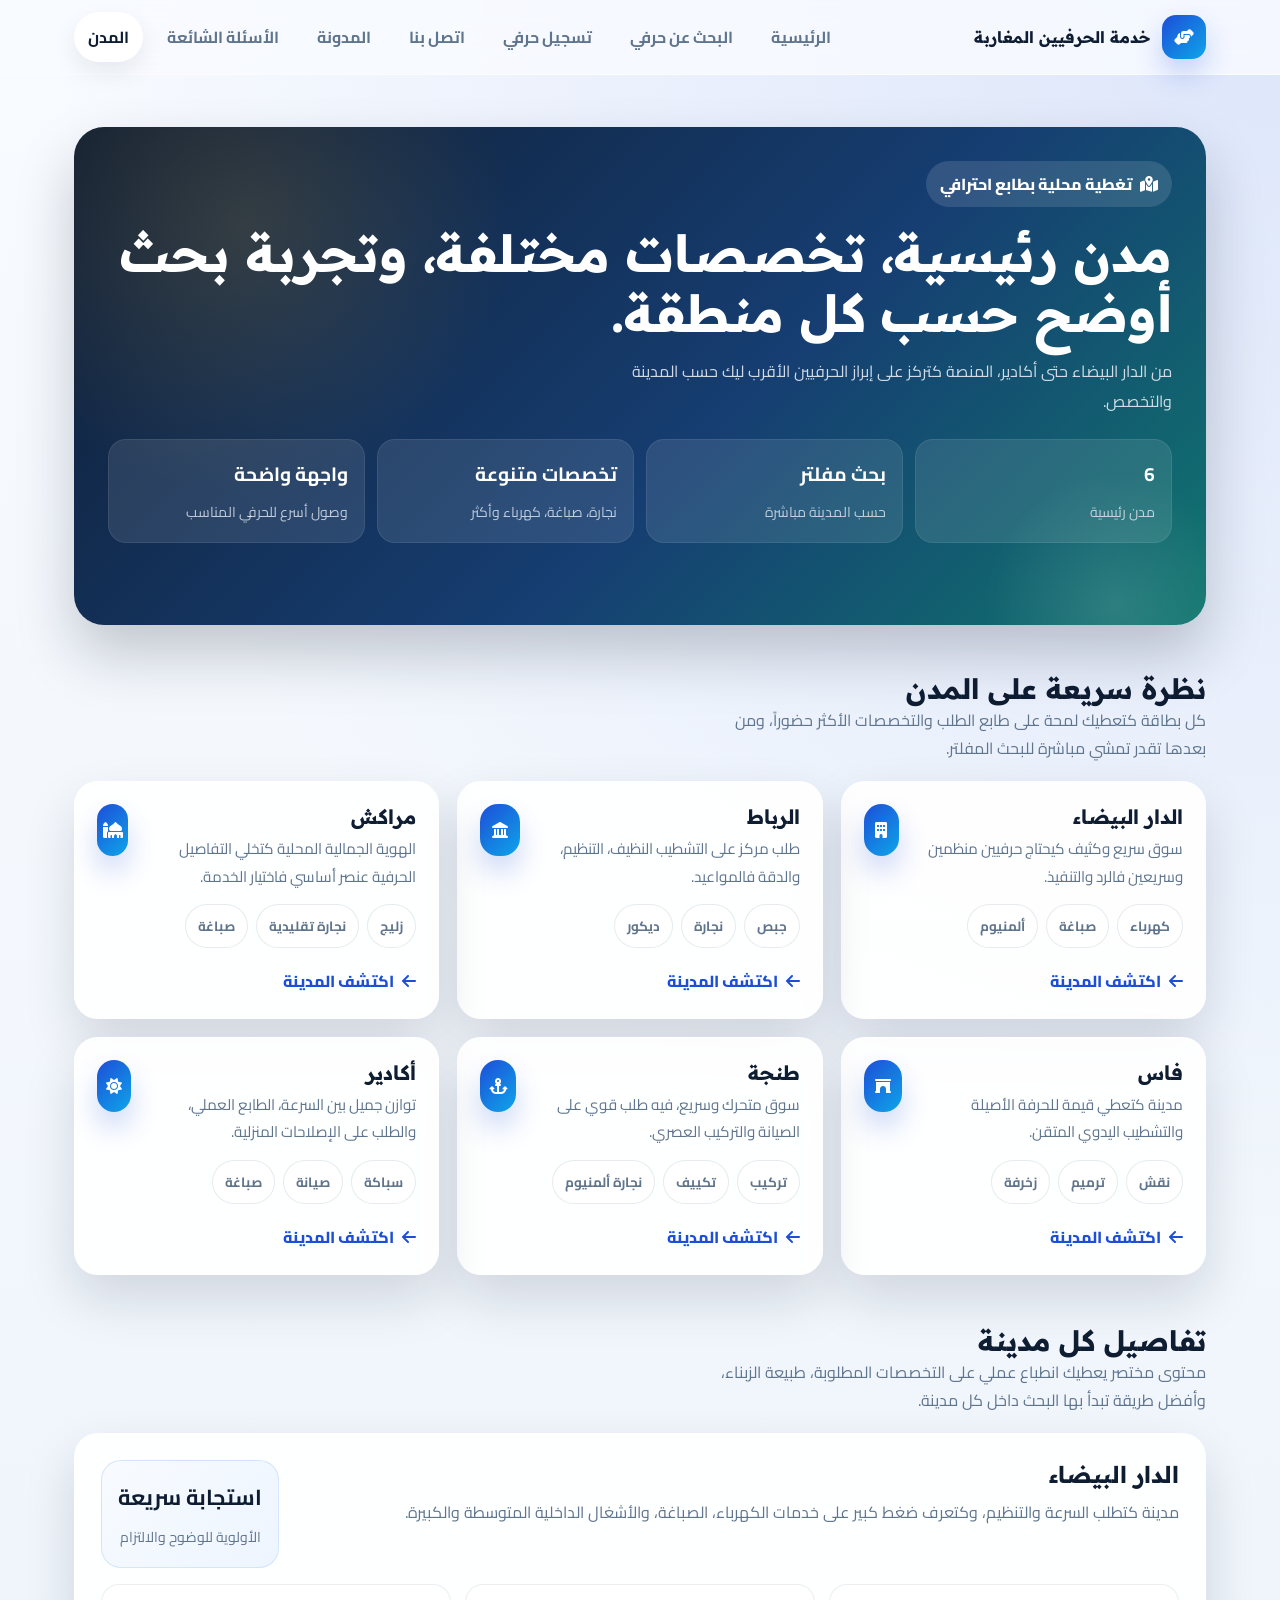
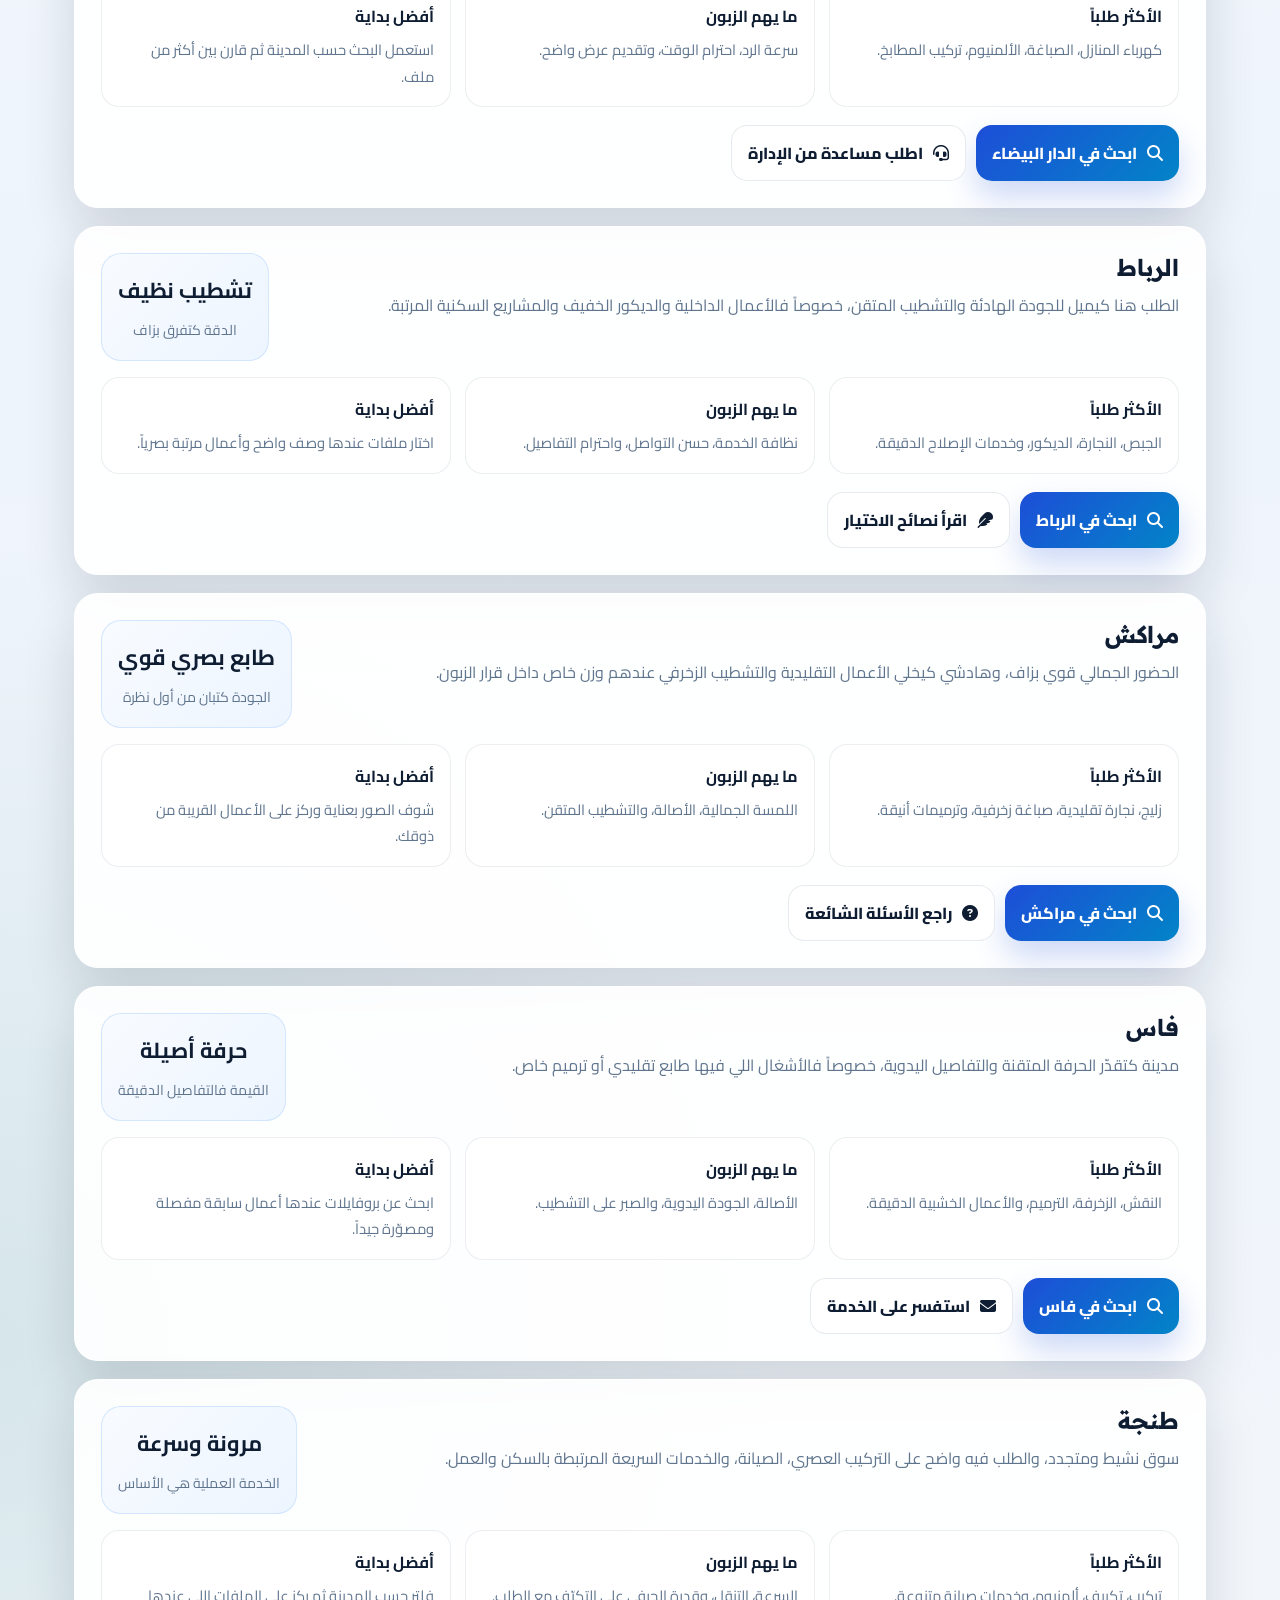
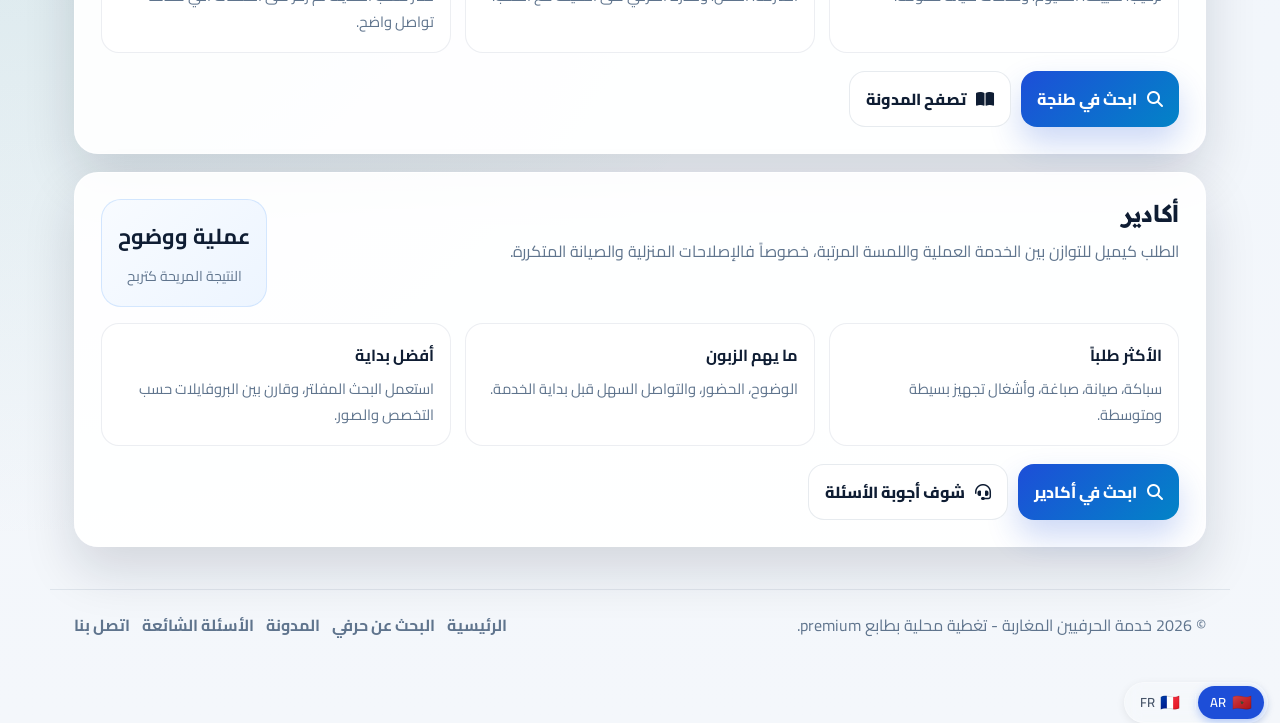
<file: cities.html>
<!DOCTYPE html>
<html lang="ar" dir="rtl">
<head>
    <meta charset="UTF-8">
    <meta name="viewport" content="width=device-width, initial-scale=1.0">
    <title>المدن الرئيسية - خدمة الحرفيين المغاربة</title>
    <link rel="stylesheet" href="style.css">
    <link rel="stylesheet" href="https://cdnjs.cloudflare.com/ajax/libs/font-awesome/6.4.0/css/all.min.css">
    <link rel="preconnect" href="https://fonts.googleapis.com">
    <link rel="preconnect" href="https://fonts.gstatic.com" crossorigin>
    <link href="https://fonts.googleapis.com/css2?family=Cairo:wght@400;600;700;800&family=Readex+Pro:wght@500;600;700&display=swap" rel="stylesheet">
    <link rel="icon" type="image/x-icon" href="img/favicon.jpeg">
    <style>
        :root {
            --ink: #10233f;
            --muted: #5f748d;
            --navy: #0f1d33;
            --blue: #1d4ed8;
            --teal: #0f766e;
            --gold: #d4a63a;
            --panel: rgba(255,255,255,0.92);
            --shadow: 0 24px 52px rgba(15, 23, 42, 0.14);
        }
        * { box-sizing: border-box; }
        body {
            margin: 0;
            font-family: "Cairo", sans-serif;
            color: var(--ink);
            background:
                radial-gradient(circle at top right, rgba(29, 78, 216, 0.12), transparent 30%),
                radial-gradient(circle at left 75%, rgba(15, 118, 110, 0.12), transparent 25%),
                linear-gradient(180deg, #f8fbff 0%, #eef4fb 48%, #f4f7fb 100%);
        }
        .container {
            width: min(1180px, calc(100% - 32px));
            margin: 0 auto;
        }
        .topbar {
            position: sticky;
            top: 0;
            z-index: 12;
            backdrop-filter: blur(12px);
            background: rgba(248, 251, 255, 0.84);
            border-bottom: 1px solid rgba(255,255,255,0.64);
        }
        .topbar-inner {
            min-height: 74px;
            display: flex;
            justify-content: space-between;
            align-items: center;
            gap: 18px;
        }
        .brand {
            display: inline-flex;
            align-items: center;
            gap: 12px;
            color: var(--navy);
            text-decoration: none;
            font-family: "Readex Pro", sans-serif;
            font-weight: 700;
        }
        .brand-badge {
            width: 44px;
            height: 44px;
            display: grid;
            place-items: center;
            border-radius: 14px;
            color: #fff;
            background: linear-gradient(135deg, var(--blue), #0ea5e9);
            box-shadow: 0 14px 28px rgba(29, 78, 216, 0.24);
        }
        .nav {
            display: flex;
            gap: 10px;
            flex-wrap: wrap;
        }
        .nav a {
            text-decoration: none;
            color: var(--muted);
            font-weight: 700;
            padding: 10px 14px;
            border-radius: 999px;
            transition: 0.2s ease;
        }
        .nav a:hover,
        .nav a.active {
            color: var(--navy);
            background: #fff;
            box-shadow: 0 10px 24px rgba(15, 23, 42, 0.08);
        }
        h1, h2, h3 {
            font-family: "Readex Pro", sans-serif;
        }
        .hero {
            padding: 52px 0 22px;
        }
        .hero-card {
            position: relative;
            overflow: hidden;
            padding: 34px;
            border-radius: 30px;
            color: #fff;
            background:
                radial-gradient(circle at 15% 20%, rgba(212,166,58,0.18), transparent 26%),
                linear-gradient(135deg, #0f1d33, #163e72 58%, #0f766e 100%);
            box-shadow: 0 30px 58px rgba(15, 23, 42, 0.22);
        }
        .hero-card::after {
            content: "";
            position: absolute;
            inset: auto -50px -120px auto;
            width: 280px;
            height: 280px;
            border-radius: 50%;
            background: radial-gradient(circle, rgba(255,255,255,0.12), transparent 68%);
        }
        .eyebrow {
            display: inline-flex;
            gap: 8px;
            align-items: center;
            padding: 8px 14px;
            border-radius: 999px;
            background: rgba(255,255,255,0.12);
            font-weight: 800;
        }
        .hero-card h1 {
            margin: 16px 0 12px;
            font-size: clamp(2rem, 4vw, 3.4rem);
            line-height: 1.18;
        }
        .hero-card p {
            margin: 0;
            max-width: 62ch;
            color: rgba(226,232,240,0.92);
            line-height: 1.9;
        }
        .hero-stats {
            margin-top: 22px;
            display: grid;
            grid-template-columns: repeat(4, minmax(0, 1fr));
            gap: 12px;
        }
        .hero-stat {
            padding: 16px;
            border-radius: 18px;
            background: rgba(255,255,255,0.1);
            border: 1px solid rgba(255,255,255,0.08);
        }
        .hero-stat strong {
            display: block;
            margin-bottom: 4px;
            font-size: 1.2rem;
        }
        .hero-stat span {
            font-size: 0.88rem;
            color: rgba(226,232,240,0.82);
        }
        .section {
            padding: 24px 0;
        }
        .section-head {
            display: flex;
            justify-content: space-between;
            align-items: end;
            gap: 16px;
            margin-bottom: 18px;
        }
        .section-head h2 {
            margin: 0;
            font-size: clamp(1.55rem, 2.2vw, 2.15rem);
            color: var(--navy);
        }
        .section-head p {
            margin: 0;
            color: var(--muted);
            max-width: 56ch;
            line-height: 1.8;
        }
        .city-grid {
            display: grid;
            grid-template-columns: repeat(3, minmax(0, 1fr));
            gap: 18px;
        }
        .city-card,
        .city-detail {
            background: var(--panel);
            border: 1px solid rgba(255,255,255,0.92);
            border-radius: 24px;
            box-shadow: var(--shadow);
        }
        .city-card {
            padding: 22px;
            transition: transform 0.2s ease, box-shadow 0.2s ease;
        }
        .city-card:hover {
            transform: translateY(-4px);
            box-shadow: 0 30px 52px rgba(15, 23, 42, 0.16);
        }
        .city-top {
            display: flex;
            justify-content: space-between;
            align-items: start;
            gap: 12px;
            margin-bottom: 14px;
        }
        .city-icon {
            width: 52px;
            height: 52px;
            display: grid;
            place-items: center;
            color: #fff;
            border-radius: 18px;
            background: linear-gradient(135deg, var(--blue), #0ea5e9);
            box-shadow: 0 16px 28px rgba(29, 78, 216, 0.22);
        }
        .city-card h3 {
            margin: 0 0 6px;
            color: var(--navy);
            font-size: 1.24rem;
        }
        .city-card p {
            margin: 0;
            color: var(--muted);
            line-height: 1.8;
            font-size: 0.95rem;
        }
        .chip-row {
            display: flex;
            gap: 8px;
            flex-wrap: wrap;
            margin: 14px 0 18px;
        }
        .chip {
            padding: 8px 12px;
            border-radius: 999px;
            background: #fff;
            border: 1px solid rgba(148,163,184,0.22);
            color: var(--muted);
            font-size: 0.84rem;
            font-weight: 700;
        }
        .city-link {
            display: inline-flex;
            align-items: center;
            gap: 8px;
            text-decoration: none;
            color: var(--blue);
            font-weight: 800;
        }
        .city-details {
            display: grid;
            gap: 18px;
        }
        .city-detail {
            padding: 26px;
            scroll-margin-top: 110px;
        }
        .city-detail-head {
            display: flex;
            justify-content: space-between;
            gap: 16px;
            align-items: start;
            margin-bottom: 16px;
        }
        .city-detail-head h3 {
            margin: 0 0 8px;
            font-size: 1.45rem;
            color: var(--navy);
        }
        .city-detail-head p {
            margin: 0;
            color: var(--muted);
            line-height: 1.9;
        }
        .city-score {
            min-width: 150px;
            padding: 16px;
            border-radius: 20px;
            background: linear-gradient(135deg, #f8fbff, #edf5ff);
            border: 1px solid rgba(191, 219, 254, 0.6);
            text-align: center;
        }
        .city-score strong {
            display: block;
            color: var(--navy);
            font-size: 1.35rem;
            margin-bottom: 4px;
        }
        .city-score span {
            color: var(--muted);
            font-size: 0.88rem;
        }
        .detail-grid {
            display: grid;
            grid-template-columns: repeat(3, minmax(0, 1fr));
            gap: 14px;
        }
        .detail-box {
            padding: 16px;
            border-radius: 18px;
            background: #fff;
            border: 1px solid rgba(148,163,184,0.18);
        }
        .detail-box strong {
            display: block;
            color: var(--navy);
            margin-bottom: 6px;
        }
        .detail-box p {
            margin: 0;
            color: var(--muted);
            line-height: 1.8;
            font-size: 0.92rem;
        }
        .cta-row {
            margin-top: 18px;
            display: flex;
            flex-wrap: wrap;
            gap: 10px;
        }
        .btn {
            display: inline-flex;
            align-items: center;
            gap: 10px;
            text-decoration: none;
            padding: 12px 16px;
            border-radius: 16px;
            font-weight: 800;
        }
        .btn-primary {
            color: #fff;
            background: linear-gradient(135deg, var(--blue), #0284c7);
            box-shadow: 0 16px 32px rgba(29, 78, 216, 0.22);
        }
        .btn-secondary {
            color: var(--navy);
            background: #fff;
            border: 1px solid rgba(148,163,184,0.22);
        }
        .footer-lite {
            padding: 18px 0 42px;
        }
        .footer-line {
            display: flex;
            justify-content: space-between;
            align-items: center;
            gap: 12px;
            flex-wrap: wrap;
            padding-top: 20px;
            border-top: 1px solid rgba(148,163,184,0.22);
            color: var(--muted);
        }
        .footer-links {
            display: flex;
            gap: 12px;
            flex-wrap: wrap;
        }
        .footer-links a {
            text-decoration: none;
            color: var(--muted);
            font-weight: 700;
        }
        @media (max-width: 980px) {
            .city-grid,
            .detail-grid {
                grid-template-columns: 1fr;
            }
            .city-detail-head {
                flex-direction: column;
            }
        }
        @media (max-width: 760px) {
            .topbar-inner {
                padding: 12px 0;
                align-items: start;
                flex-direction: column;
            }
            .hero-card,
            .city-detail {
                padding: 22px;
            }
            .hero-stats {
                grid-template-columns: 1fr;
            }
            .section-head {
                align-items: start;
                flex-direction: column;
            }
        }
    </style>
</head>
<body>
    <header class="topbar">
        <div class="container topbar-inner">
            <a class="brand" href="index.html">
                <span class="brand-badge"><i class="fas fa-hands-helping"></i></span>
                <span data-i18n="cities_brand_text">خدمة الحرفيين المغاربة</span>
            </a>
            <nav class="nav">
                <a href="index.html" data-i18n="nav_home">الرئيسية</a>
                <a href="search.html" data-i18n="nav_search">البحث عن حرفي</a>
                <a href="hirafi_register.html" data-i18n="nav_register">تسجيل حرفي</a>
                <a href="contact.html" data-i18n="nav_contact">اتصل بنا</a>
                <a href="blog.html" data-i18n="nav_blog">المدونة</a>
                <a href="faq.html" data-i18n="nav_faq">الأسئلة الشائعة</a>
                <a class="active" href="cities.html" data-i18n="nav_cities">المدن</a>
            </nav>
        </div>
    </header>

    <main>
        <section class="hero">
            <div class="container">
                <div class="hero-card">
                    <span class="eyebrow"><i class="fas fa-map-location-dot"></i> تغطية محلية بطابع احترافي</span>
                    <h1 data-i18n="cities_hero_title">مدن رئيسية، تخصصات مختلفة، وتجربة بحث أوضح حسب كل منطقة.</h1>
                    <p data-i18n="cities_hero_subtitle">
                        من الدار البيضاء حتى أكادير، المنصة كتركز على إبراز الحرفيين الأقرب ليك حسب المدينة والتخصص.
                        هاد الصفحة كتعاونك تفهم طبيعة الطلب فكل مدينة وتوصل بسرعة للبحث المناسب.
                    </p>
                    <div class="hero-stats">
                        <div class="hero-stat">
                            <strong>6</strong>
                            <span>مدن رئيسية</span>
                        </div>
                        <div class="hero-stat">
                            <strong>بحث مفلتر</strong>
                            <span>حسب المدينة مباشرة</span>
                        </div>
                        <div class="hero-stat">
                            <strong>تخصصات متنوعة</strong>
                            <span>نجارة، صباغة، كهرباء وأكثر</span>
                        </div>
                        <div class="hero-stat">
                            <strong>واجهة واضحة</strong>
                            <span>وصول أسرع للحرفي المناسب</span>
                        </div>
                    </div>
                </div>
            </div>
        </section>

        <section class="section">
            <div class="container">
                <div class="section-head">
                    <div>
                        <h2 data-i18n="cities_section_title">نظرة سريعة على المدن</h2>
                        <p data-i18n="cities_section_desc">كل بطاقة كتعطيك لمحة على طابع الطلب والتخصصات الأكثر حضوراً، ومن بعدها تقدر تمشي مباشرة للبحث المفلتر.</p>
                    </div>
                </div>

                <div class="city-grid">
                    <article class="city-card">
                        <div class="city-top">
                            <div>
                                <h3>الدار البيضاء</h3>
                                <p>سوق سريع وكثيف كيحتاج حرفيين منظمين وسريعين فالرد والتنفيذ.</p>
                            </div>
                            <span class="city-icon"><i class="fas fa-building"></i></span>
                        </div>
                        <div class="chip-row">
                            <span class="chip">كهرباء</span>
                            <span class="chip">صباغة</span>
                            <span class="chip">ألمنيوم</span>
                        </div>
                        <a class="city-link" href="#casablanca"><i class="fas fa-arrow-left"></i> <span data-i18n="cities_discover">اكتشف المدينة</span></a>
                    </article>

                    <article class="city-card">
                        <div class="city-top">
                            <div>
                                <h3>الرباط</h3>
                                <p>طلب مركز على التشطيب النظيف، التنظيم، والدقة فالمواعيد.</p>
                            </div>
                            <span class="city-icon"><i class="fas fa-landmark"></i></span>
                        </div>
                        <div class="chip-row">
                            <span class="chip">جبص</span>
                            <span class="chip">نجارة</span>
                            <span class="chip">ديكور</span>
                        </div>
                        <a class="city-link" href="#rabat"><i class="fas fa-arrow-left"></i> اكتشف المدينة</a>
                    </article>

                    <article class="city-card">
                        <div class="city-top">
                            <div>
                                <h3>مراكش</h3>
                                <p>الهوية الجمالية المحلية كتخلي التفاصيل الحرفية عنصر أساسي فاختيار الخدمة.</p>
                            </div>
                            <span class="city-icon"><i class="fas fa-mosque"></i></span>
                        </div>
                        <div class="chip-row">
                            <span class="chip">زليج</span>
                            <span class="chip">نجارة تقليدية</span>
                            <span class="chip">صباغة</span>
                        </div>
                        <a class="city-link" href="#marrakech"><i class="fas fa-arrow-left"></i> اكتشف المدينة</a>
                    </article>

                    <article class="city-card">
                        <div class="city-top">
                            <div>
                                <h3>فاس</h3>
                                <p>مدينة كتعطي قيمة للحرفة الأصيلة والتشطيب اليدوي المتقن.</p>
                            </div>
                            <span class="city-icon"><i class="fas fa-archway"></i></span>
                        </div>
                        <div class="chip-row">
                            <span class="chip">نقش</span>
                            <span class="chip">ترميم</span>
                            <span class="chip">زخرفة</span>
                        </div>
                        <a class="city-link" href="#fes"><i class="fas fa-arrow-left"></i> اكتشف المدينة</a>
                    </article>

                    <article class="city-card">
                        <div class="city-top">
                            <div>
                                <h3>طنجة</h3>
                                <p>سوق متحرك وسريع، فيه طلب قوي على الصيانة والتركيب العصري.</p>
                            </div>
                            <span class="city-icon"><i class="fas fa-anchor"></i></span>
                        </div>
                        <div class="chip-row">
                            <span class="chip">تركيب</span>
                            <span class="chip">تكييف</span>
                            <span class="chip">نجارة ألمنيوم</span>
                        </div>
                        <a class="city-link" href="#tangier"><i class="fas fa-arrow-left"></i> اكتشف المدينة</a>
                    </article>

                    <article class="city-card">
                        <div class="city-top">
                            <div>
                                <h3>أكادير</h3>
                                <p>توازن جميل بين السرعة، الطابع العملي، والطلب على الإصلاحات المنزلية.</p>
                            </div>
                            <span class="city-icon"><i class="fas fa-sun"></i></span>
                        </div>
                        <div class="chip-row">
                            <span class="chip">سباكة</span>
                            <span class="chip">صيانة</span>
                            <span class="chip">صباغة</span>
                        </div>
                        <a class="city-link" href="#agadir"><i class="fas fa-arrow-left"></i> اكتشف المدينة</a>
                    </article>
                </div>
            </div>
        </section>

        <section class="section">
            <div class="container">
                <div class="section-head">
                    <div>
                        <h2>تفاصيل كل مدينة</h2>
                        <p>محتوى مختصر يعطيك انطباع عملي على التخصصات المطلوبة، طبيعة الزبناء، وأفضل طريقة تبدأ بها البحث داخل كل مدينة.</p>
                    </div>
                </div>

                <div class="city-details">
                    <article class="city-detail" id="casablanca">
                        <div class="city-detail-head">
                            <div>
                                <h3>الدار البيضاء</h3>
                                <p>مدينة كتطلب السرعة والتنظيم، وكتعرف ضغط كبير على خدمات الكهرباء، الصباغة، والأشغال الداخلية المتوسطة والكبيرة.</p>
                            </div>
                            <div class="city-score">
                                <strong>استجابة سريعة</strong>
                                <span>الأولوية للوضوح والالتزام</span>
                            </div>
                        </div>
                        <div class="detail-grid">
                            <div class="detail-box"><strong>الأكثر طلباً</strong><p>كهرباء المنازل، الصباغة، الألمنيوم، تركيب المطابخ.</p></div>
                            <div class="detail-box"><strong>ما يهم الزبون</strong><p>سرعة الرد، احترام الوقت، وتقديم عرض واضح.</p></div>
                            <div class="detail-box"><strong>أفضل بداية</strong><p>استعمل البحث حسب المدينة ثم قارن بين أكثر من ملف.</p></div>
                        </div>
                        <div class="cta-row">
                            <a class="btn btn-primary" href="search.html?city=الدار البيضاء"><i class="fas fa-magnifying-glass"></i> ابحث في الدار البيضاء</a>
                            <a class="btn btn-secondary" href="contact.html"><i class="fas fa-headset"></i> اطلب مساعدة من الإدارة</a>
                        </div>
                    </article>

                    <article class="city-detail" id="rabat">
                        <div class="city-detail-head">
                            <div>
                                <h3>الرباط</h3>
                                <p>الطلب هنا كيميل للجودة الهادئة والتشطيب المتقن، خصوصاً فالأعمال الداخلية والديكور الخفيف والمشاريع السكنية المرتبة.</p>
                            </div>
                            <div class="city-score">
                                <strong>تشطيب نظيف</strong>
                                <span>الدقة كتفرق بزاف</span>
                            </div>
                        </div>
                        <div class="detail-grid">
                            <div class="detail-box"><strong>الأكثر طلباً</strong><p>الجبص، النجارة، الديكور، وخدمات الإصلاح الدقيقة.</p></div>
                            <div class="detail-box"><strong>ما يهم الزبون</strong><p>نظافة الخدمة، حسن التواصل، واحترام التفاصيل.</p></div>
                            <div class="detail-box"><strong>أفضل بداية</strong><p>اختار ملفات عندها وصف واضح وأعمال مرتبة بصرياً.</p></div>
                        </div>
                        <div class="cta-row">
                            <a class="btn btn-primary" href="search.html?city=الرباط"><i class="fas fa-magnifying-glass"></i> ابحث في الرباط</a>
                            <a class="btn btn-secondary" href="blog.html"><i class="fas fa-feather"></i> اقرأ نصائح الاختيار</a>
                        </div>
                    </article>

                    <article class="city-detail" id="marrakech">
                        <div class="city-detail-head">
                            <div>
                                <h3>مراكش</h3>
                                <p>الحضور الجمالي قوي بزاف، وهادشي كيخلي الأعمال التقليدية والتشطيب الزخرفي عندهم وزن خاص داخل قرار الزبون.</p>
                            </div>
                            <div class="city-score">
                                <strong>طابع بصري قوي</strong>
                                <span>الجودة كتبان من أول نظرة</span>
                            </div>
                        </div>
                        <div class="detail-grid">
                            <div class="detail-box"><strong>الأكثر طلباً</strong><p>زليج، نجارة تقليدية، صباغة زخرفية، وترميمات أنيقة.</p></div>
                            <div class="detail-box"><strong>ما يهم الزبون</strong><p>اللمسة الجمالية، الأصالة، والتشطيب المتقن.</p></div>
                            <div class="detail-box"><strong>أفضل بداية</strong><p>شوف الصور بعناية وركز على الأعمال القريبة من ذوقك.</p></div>
                        </div>
                        <div class="cta-row">
                            <a class="btn btn-primary" href="search.html?city=مراكش"><i class="fas fa-magnifying-glass"></i> ابحث في مراكش</a>
                            <a class="btn btn-secondary" href="faq.html"><i class="fas fa-circle-question"></i> راجع الأسئلة الشائعة</a>
                        </div>
                    </article>

                    <article class="city-detail" id="fes">
                        <div class="city-detail-head">
                            <div>
                                <h3>فاس</h3>
                                <p>مدينة كتقدّر الحرفة المتقنة والتفاصيل اليدوية، خصوصاً فالأشغال اللي فيها طابع تقليدي أو ترميم خاص.</p>
                            </div>
                            <div class="city-score">
                                <strong>حرفة أصيلة</strong>
                                <span>القيمة فالتفاصيل الدقيقة</span>
                            </div>
                        </div>
                        <div class="detail-grid">
                            <div class="detail-box"><strong>الأكثر طلباً</strong><p>النقش، الزخرفة، الترميم، والأعمال الخشبية الدقيقة.</p></div>
                            <div class="detail-box"><strong>ما يهم الزبون</strong><p>الأصالة، الجودة اليدوية، والصبر على التشطيب.</p></div>
                            <div class="detail-box"><strong>أفضل بداية</strong><p>ابحث عن بروفايلات عندها أعمال سابقة مفصلة ومصوّرة جيداً.</p></div>
                        </div>
                        <div class="cta-row">
                            <a class="btn btn-primary" href="search.html?city=فاس"><i class="fas fa-magnifying-glass"></i> ابحث في فاس</a>
                            <a class="btn btn-secondary" href="contact.html"><i class="fas fa-envelope"></i> استفسر على الخدمة</a>
                        </div>
                    </article>

                    <article class="city-detail" id="tangier">
                        <div class="city-detail-head">
                            <div>
                                <h3>طنجة</h3>
                                <p>سوق نشيط ومتجدد، والطلب فيه واضح على التركيب العصري، الصيانة، والخدمات السريعة المرتبطة بالسكن والعمل.</p>
                            </div>
                            <div class="city-score">
                                <strong>مرونة وسرعة</strong>
                                <span>الخدمة العملية هي الأساس</span>
                            </div>
                        </div>
                        <div class="detail-grid">
                            <div class="detail-box"><strong>الأكثر طلباً</strong><p>تركيب، تكييف، ألمنيوم، وخدمات صيانة متنوعة.</p></div>
                            <div class="detail-box"><strong>ما يهم الزبون</strong><p>السرعة، التنقل، وقدرة الحرفي على التكيّف مع الطلب.</p></div>
                            <div class="detail-box"><strong>أفضل بداية</strong><p>فلتر حسب المدينة ثم ركز على الملفات اللي عندها تواصل واضح.</p></div>
                        </div>
                        <div class="cta-row">
                            <a class="btn btn-primary" href="search.html?city=طنجة"><i class="fas fa-magnifying-glass"></i> ابحث في طنجة</a>
                            <a class="btn btn-secondary" href="blog.html"><i class="fas fa-book-open"></i> تصفح المدونة</a>
                        </div>
                    </article>

                    <article class="city-detail" id="agadir">
                        <div class="city-detail-head">
                            <div>
                                <h3>أكادير</h3>
                                <p>الطلب كيميل للتوازن بين الخدمة العملية واللمسة المرتبة، خصوصاً فالإصلاحات المنزلية والصيانة المتكررة.</p>
                            </div>
                            <div class="city-score">
                                <strong>عملية ووضوح</strong>
                                <span>النتيجة المريحة كتربح</span>
                            </div>
                        </div>
                        <div class="detail-grid">
                            <div class="detail-box"><strong>الأكثر طلباً</strong><p>سباكة، صيانة، صباغة، وأشغال تجهيز بسيطة ومتوسطة.</p></div>
                            <div class="detail-box"><strong>ما يهم الزبون</strong><p>الوضوح، الحضور، والتواصل السهل قبل بداية الخدمة.</p></div>
                            <div class="detail-box"><strong>أفضل بداية</strong><p>استعمل البحث المفلتر، وقارن بين البروفايلات حسب التخصص والصور.</p></div>
                        </div>
                        <div class="cta-row">
                            <a class="btn btn-primary" href="search.html?city=أكادير"><i class="fas fa-magnifying-glass"></i> ابحث في أكادير</a>
                            <a class="btn btn-secondary" href="faq.html"><i class="fas fa-headset"></i> شوف أجوبة الأسئلة</a>
                        </div>
                    </article>
                </div>
            </div>
        </section>
    </main>

        <footer class="footer-lite">
        <div class="container footer-line">
            <span data-i18n="cities_footer_text">© 2026 خدمة الحرفيين المغاربة - تغطية محلية بطابع premium.</span>
            <div class="footer-links">
                <a href="index.html" data-i18n="nav_home">الرئيسية</a>
                <a href="search.html" data-i18n="nav_search">البحث عن حرفي</a>
                <a href="blog.html" data-i18n="nav_blog">المدونة</a>
                <a href="faq.html" data-i18n="nav_faq">الأسئلة الشائعة</a>
                <a href="contact.html" data-i18n="nav_contact">اتصل بنا</a>
            </div>
        </div>
    </footer>
    <script src="lang_dict.js"></script>
    <script src="script.js"></script>
</body>
</html>
</file>
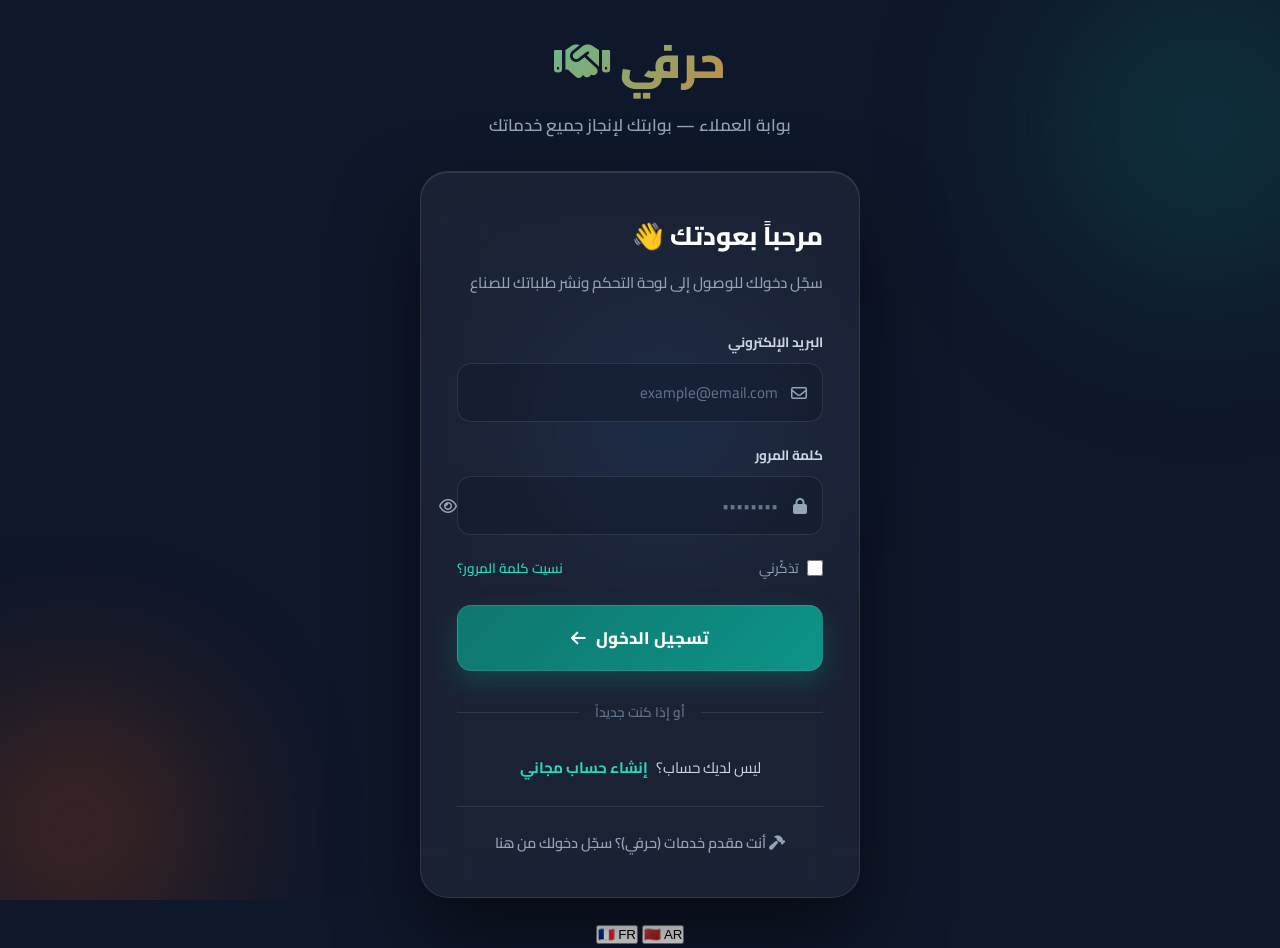
<file: client_login.html>
<!DOCTYPE html>
<html lang="ar" dir="rtl">
<head>
    <meta charset="UTF-8">
    <meta name="viewport" content="width=device-width, initial-scale=1.0">
    <title data-i18n="cl_title">دخول العملاء — حرفي</title>
    <!-- Fonts -->
    <link rel="preconnect" href="https://fonts.googleapis.com">
    <link href="https://fonts.googleapis.com/css2?family=Cairo:wght@400;600;700;800;900&display=swap" rel="stylesheet">
    <!-- FontAwesome -->
    <link rel="stylesheet" href="https://cdnjs.cloudflare.com/ajax/libs/font-awesome/6.4.0/css/all.min.css">
    
    <style>
        :root {
            --brand: #0f766e; 
            --brand-dark: #115e59; 
            --accent: #ea580c;
            --bg: #0f172a; 
            --glass: rgba(255, 255, 255, 0.05); 
            --border: rgba(255, 255, 255, 0.1);
            --text: #f8fafc; 
            --muted: #94a3b8;
        }

        * { box-sizing: border-box; margin: 0; padding: 0; }
        
        body {
            font-family: 'Cairo', sans-serif; 
            background-color: var(--bg); 
            color: var(--text);
            min-height: 100vh; 
            display: flex; 
            flex-direction: column;
            align-items: center; 
            justify-content: center;
            overflow-y: auto;
            position: relative;
        }

        /* ─ Animated Background Orbs ─ */
        .bg-orbs { position: fixed; inset: 0; overflow: hidden; pointer-events: none; z-index: 0; }
        .orb { position: absolute; border-radius: 50%; filter: blur(90px); opacity: 0.45; animation: float 10s ease-in-out infinite alternate; }
        .orb1 { width: 450px; height: 450px; background: radial-gradient(circle, var(--brand), transparent 70%); top: -100px; right: -150px; }
        .orb2 { width: 350px; height: 350px; background: radial-gradient(circle, var(--accent), transparent 70%); bottom: -100px; left: -100px; animation-delay: -5s; }
        .orb3 { width: 300px; height: 300px; background: radial-gradient(circle, #3b82f6, transparent 70%); top: 30%; left: 40%; animation-delay: -2s; opacity:0.25; }

        @keyframes float { 
            0% { transform: translateY(0) scale(1); } 
            100% { transform: translateY(-40px) scale(1.05); } 
        }

        /* ─ Wrapper & Logo ─ */
        .wrap { position: relative; z-index: 1; width: 100%; max-width: 480px; padding: 20px; }
        .logo-area { text-align: center; margin-bottom: 30px; }
        .logo-area .brand { 
            font-size: 2.8rem; font-weight: 900; 
            background: linear-gradient(135deg, #2dd4bf, #f97316); 
            -webkit-background-clip: text; 
            -webkit-text-fill-color: transparent;
            margin-bottom: 5px;
        }
        .logo-area p { color: var(--muted); font-size: 1.05rem; font-weight: 600; }

        /* ─ Glassmorphism Card ─ */
        .card {
            background: var(--glass); 
            backdrop-filter: blur(24px); 
            -webkit-backdrop-filter: blur(24px);
            border: 1px solid var(--border); 
            border-radius: 28px; 
            padding: 40px 36px;
            box-shadow: 0 40px 80px rgba(0,0,0,0.5), inset 0 1px 0 rgba(255,255,255,0.1);
        }
        .card h2 { font-size: 1.6rem; font-weight: 800; margin-bottom: 8px; color: #fff; }
        .card .sub { color: var(--muted); font-size: 0.95rem; margin-bottom: 32px; font-weight: 500; }

        /* ─ Imputs ─ */
        .form-group { display: flex; flex-direction: column; gap: 8px; margin-bottom: 20px; }
        .form-group label { font-size: 0.85rem; font-weight: 700; color: #cbd5e1; }
        .input-wrap { position: relative; }
        .input-wrap i { position: absolute; top: 50%; transform: translateY(-50%); right: 16px; color: var(--muted); font-size: 1rem; }
        
        .input-wrap input {
            width: 100%; padding: 14px 44px 14px 16px; 
            background: rgba(15, 23, 42, 0.4);
            border: 1px solid var(--border); border-radius: 14px; 
            color: #fff; font: inherit; font-size: 0.95rem; 
            transition: all 0.3s ease;
        }
        .input-wrap input:focus { 
            outline: none; border-color: #2dd4bf; 
            background: rgba(15, 23, 42, 0.7); 
            box-shadow: 0 0 0 4px rgba(45, 212, 191, 0.15); 
        }
        .input-wrap input::placeholder { color: #64748b; }
        
        .toggle-pw { position: absolute; top: 50%; transform: translateY(-50%); left: 16px; cursor: pointer; color: var(--muted); border: none; background: none; transition: .2s; }
        .toggle-pw:hover { color: #fff; }

        .remember { display: flex; justify-content: space-between; align-items: center; font-size: 0.85rem; color: var(--muted); margin-bottom: 24px; }
        .remember-checkbox { display: flex; align-items: center; gap: 8px; cursor: pointer; }
        .remember-checkbox input[type=checkbox] { width: 16px; height: 16px; accent-color: var(--brand); cursor: pointer; }
        .forgot-link { color: #2dd4bf; text-decoration: none; font-weight: 600; transition: .2s; }
        .forgot-link:hover { color: #5eead4; }

        /* ─ Button ─ */
        .btn-submit {
            width: 100%; padding: 16px; 
            background: linear-gradient(135deg, var(--brand), #0d9488);
            border: 1px solid rgba(255,255,255,0.1); 
            border-radius: 14px; color: #fff; 
            font: inherit; font-size: 1.05rem; font-weight: 800;
            cursor: pointer; transition: all 0.3s ease; 
            display: flex; align-items: center; justify-content: center; gap: 10px;
            box-shadow: 0 10px 25px rgba(15, 118, 110, 0.4);
        }
        .btn-submit:hover { 
            transform: translateY(-2px); 
            box-shadow: 0 15px 35px rgba(15, 118, 110, 0.5); 
            background: linear-gradient(135deg, #14b8a6, var(--brand));
        }
        .btn-submit:disabled { opacity: 0.7; transform: none; cursor: not-allowed; }

        /* ─ Links & Divider ─ */
        .divider { display: flex; align-items: center; gap: 16px; margin: 28px 0; }
        .divider::before, .divider::after { content: ''; flex: 1; height: 1px; background: var(--border); }
        .divider span { color: #64748b; font-size: 0.85rem; font-weight: 600; }

        .links { text-align: center; }
        .links a { color: #2dd4bf; text-decoration: none; font-weight: 700; transition: .2s; margin-right: 5px; }
        .links a:hover { color: #5eead4; text-shadow: 0 0 10px rgba(45,212,191,0.4); }
        .links p { font-size: 0.95rem; color: #cbd5e1; }

        .artisan-link { margin-top: 24px; text-align: center; padding-top: 20px; border-top: 1px solid var(--border); }
        .artisan-link a { color: var(--muted); font-size: 0.9rem; text-decoration: none; font-weight: 600; transition: .2s; }
        .artisan-link a:hover { color: #f97316; }

        /* ─ Alerts ─ */
        .alert { padding: 14px 18px; border-radius: 12px; font-size: 0.9rem; margin-bottom: 20px; display: none; font-weight: 600; }
        .alert.error { background: rgba(239, 68, 68, 0.15); border: 1px solid rgba(239, 68, 68, 0.3); color: #fca5a5; }
        .alert.success { background: rgba(16, 185, 129, 0.15); border: 1px solid rgba(16, 185, 129, 0.3); color: #6ee7b7; }
        .alert.show { display: block; animation: fadeIn 0.4s cubic-bezier(0.16, 1, 0.3, 1); }
        @keyframes fadeIn { from{opacity:0; transform:translateY(-10px)} to{opacity:1; transform:translateY(0)} }

        @media(max-width: 520px) {
            .card { padding: 32px 24px; }
            .logo-area .brand { font-size: 2.4rem; }
        }
    </style>
</head>
<body>
    <div class="bg-orbs">
        <div class="orb orb1"></div>
        <div class="orb orb2"></div>
        <div class="orb orb3"></div>
    </div>

    <div class="wrap">
        <div class="logo-area">
            <div class="brand"><span data-i18n="cl_brand">حرفي</span> <i class="fa-solid fa-handshake"></i></div>
            <p data-i18n="cl_portal">بوابة العملاء — بوابتك لإنجاز جميع خدماتك</p>
        </div>

        <div class="card">
            <h2 data-i18n="cl_welcome">مرحباً بعودتك 👋</h2>
            <p class="sub" data-i18n="cl_sub">سجّل دخولك للوصول إلى لوحة التحكم ونشر طلباتك للصناع</p>

            <div class="alert error" id="alertBox"></div>

            <form id="loginForm" novalidate>
                <div class="form-group">
                    <label for="email" data-i18n="cl_email">البريد الإلكتروني</label>
                    <div class="input-wrap">
                        <i class="fa-regular fa-envelope"></i>
                        <input type="email" id="email" name="email" placeholder="example@email.com" data-i18n-placeholder="cl_email_ph" required autocomplete="email">
                    </div>
                </div>

                <div class="form-group">
                    <label for="password" data-i18n="cl_pass">كلمة المرور</label>
                    <div class="input-wrap">
                        <i class="fa-solid fa-lock"></i>
                        <input type="password" id="password" name="password" placeholder="••••••••" data-i18n-placeholder="cl_pass_ph" required autocomplete="current-password">
                        <button type="button" class="toggle-pw" onclick="togglePw()" aria-label="Toggle password visibility"><i class="fa-regular fa-eye" id="eyeIcon"></i></button>
                    </div>
                </div>

                <div class="remember">
                    <label class="remember-checkbox">
                        <input type="checkbox" id="remember"> <span data-i18n="cl_remember">تذكّرني</span>
                    </label>
                    <a href="forgot_password.html" class="forgot-link" data-i18n="cl_forgot">نسيت كلمة المرور؟</a>
                </div>

                <button type="submit" class="btn-submit" id="submitBtn">
                    <span data-i18n="cl_btn">تسجيل الدخول</span> <i class="fa-solid fa-arrow-left"></i>
                </button>
            </form>

            <div class="divider"><span data-i18n="cl_or_new">أو إذا كنت جديداً</span></div>

            <div class="links">
                <p><span data-i18n="cl_no_account">ليس لديك حساب؟</span> <a href="client_register.html" data-i18n="cl_create_free">إنشاء حساب مجاني</a></p>
            </div>
            
            <div class="artisan-link">
                <a href="hirafi_login.html"><i class="fa-solid fa-hammer"></i> <span data-i18n="cl_artisan_link">أنت مقدم خدمات (حرفي)؟ سجّل دخولك من هنا</span></a>
            </div>
        </div>
    </div>

    <script src="lang_dict.js"></script>
    <script src="script.js"></script>
    <script>
        function togglePw() {
            const inp = document.getElementById('password');
            const ico = document.getElementById('eyeIcon');
            const show = inp.type === 'password';
            inp.type = show ? 'text' : 'password';
            ico.className = show ? 'fa-regular fa-eye-slash' : 'fa-regular fa-eye';
        }

        function showAlert(msg, type = 'error') {
            const el = document.getElementById('alertBox');
            el.textContent = msg;
            el.className = 'alert ' + type + ' show';
        }

        document.getElementById('loginForm').addEventListener('submit', async function(e) {
            e.preventDefault();
            const btn = document.getElementById('submitBtn');
            const email = document.getElementById('email').value.trim();
            const pass = document.getElementById('password').value;
            const rem = document.getElementById('remember').checked;

            if (!email || !pass) { 
                showAlert('يرجى ملء جميع الحقول'); 
                return; 
            }

            btn.disabled = true;
            btn.innerHTML = 'جارٍ الدخول... <i class="fa-solid fa-spinner fa-spin"></i>';

            try {
                const res = await fetch('backend/client_login.php', {
                    method: 'POST',
                    headers: { 'Content-Type': 'application/json' },
                    body: JSON.stringify({ email, password: pass, remember: rem })
                });
                const data = await res.json();
                
                if (data.success) {
                    showAlert(data.message, 'success');
                    setTimeout(() => { window.location.href = data.redirect || 'backend/client_dashboard.php'; }, 1000);
                } else {
                    showAlert(data.message || 'خطأ في تسجيل الدخول');
                    btn.disabled = false;
                    btn.innerHTML = 'تسجيل الدخول <i class="fa-solid fa-arrow-left"></i>';
                }
            } catch (error) {
                showAlert('خطأ في الاتصال بالخادم');
                btn.disabled = false;
                btn.innerHTML = 'تسجيل الدخول <i class="fa-solid fa-arrow-left"></i>';
            }
        });
    </script>
</body>
</html>
</file>
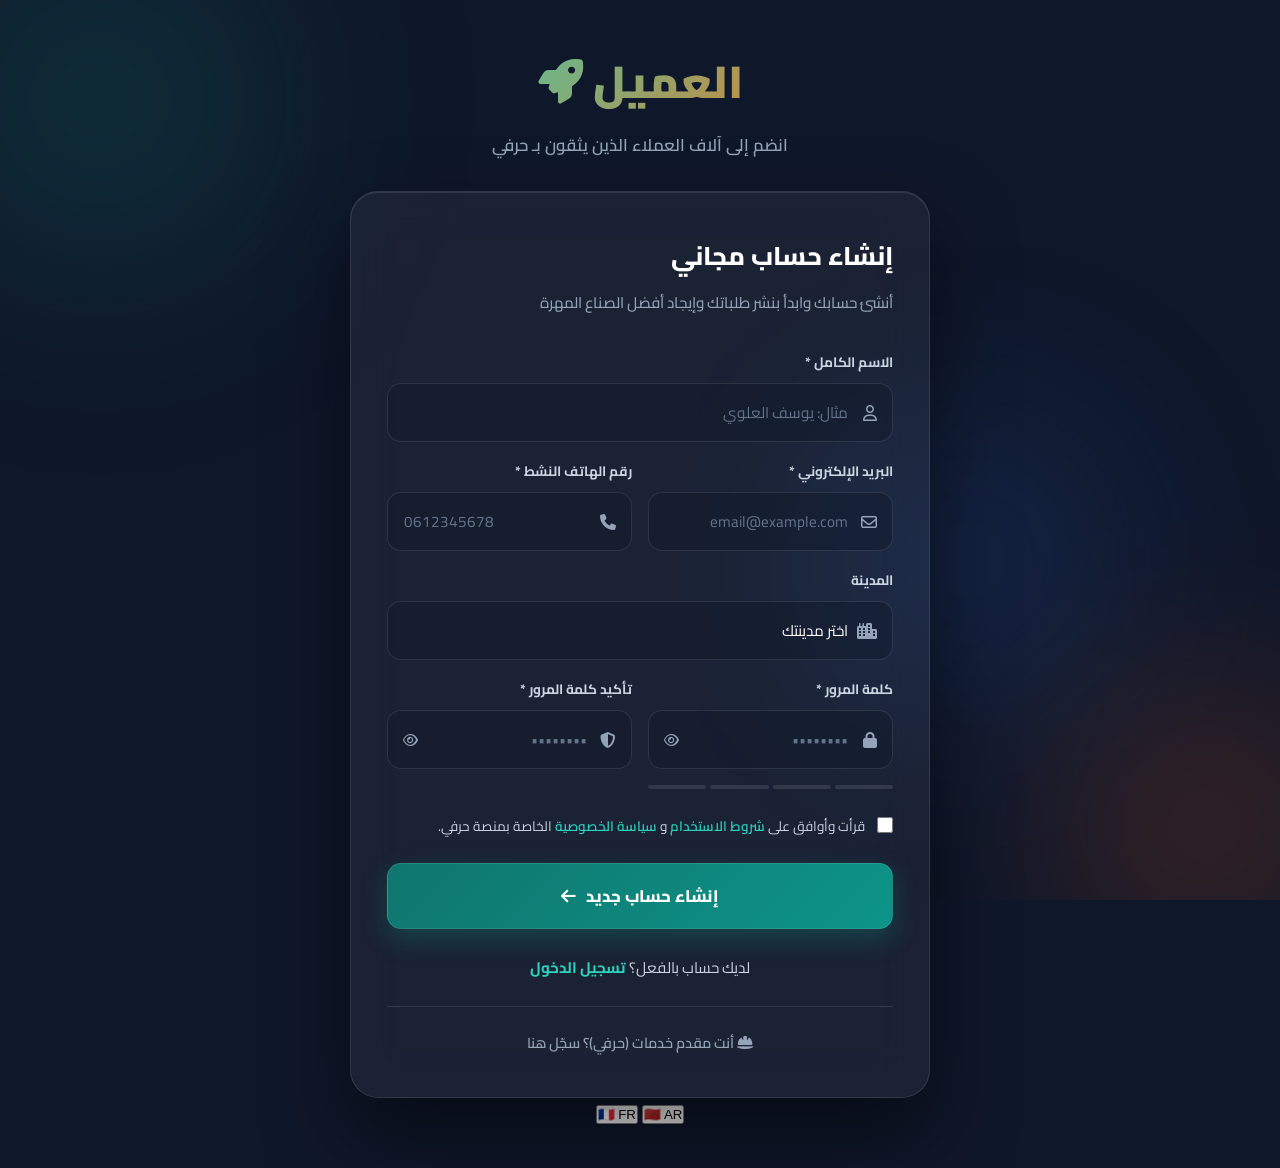
<file: client_register.html>
<!DOCTYPE html>
<html lang="ar" dir="rtl">
<head>
    <meta charset="UTF-8">
    <meta name="viewport" content="width=device-width, initial-scale=1.0">
    <title data-i18n="cr_title">إنشاء حساب عميل — حرفي</title>
    <!-- Fonts -->
    <link rel="preconnect" href="https://fonts.googleapis.com">
    <link href="https://fonts.googleapis.com/css2?family=Cairo:wght@400;500;600;700;800;900&display=swap" rel="stylesheet">
    <!-- FontAwesome -->
    <link rel="stylesheet" href="https://cdnjs.cloudflare.com/ajax/libs/font-awesome/6.4.0/css/all.min.css">
    
    <style>
        :root {
            --brand: #0f766e; 
            --brand-dark: #115e59; 
            --accent: #ea580c;
            --bg: #0f172a; 
            --glass: rgba(255, 255, 255, 0.05); 
            --border: rgba(255, 255, 255, 0.1);
            --text: #f8fafc; 
            --muted: #94a3b8;
        }

        * { box-sizing: border-box; margin: 0; padding: 0; }
        
        body {
            font-family: 'Cairo', sans-serif; 
            background-color: var(--bg); 
            color: var(--text);
            min-height: 100vh; 
            display: flex; 
            flex-direction: column;
            align-items: center; 
            justify-content: center;
            overflow-x: hidden;
            overflow-y: auto;
            position: relative;
            padding: 40px 15px;
        }

        /* ─ Animated Background Orbs ─ */
        .bg-orbs { position: fixed; inset: 0; overflow: hidden; pointer-events: none; z-index: 0; }
        .orb { position: absolute; border-radius: 50%; filter: blur(100px); opacity: 0.4; animation: float 12s ease-in-out infinite alternate; }
        .orb1 { width: 500px; height: 500px; background: radial-gradient(circle, var(--brand), transparent 70%); top: -150px; left: -150px; }
        .orb2 { width: 350px; height: 350px; background: radial-gradient(circle, var(--accent), transparent 70%); bottom: -100px; right: -100px; animation-delay: -6s; }
        .orb3 { width: 400px; height: 400px; background: radial-gradient(circle, #3b82f6, transparent 70%); top: 40%; left: 60%; animation-delay: -3s; opacity:0.25; }

        @keyframes float { 
            0% { transform: translateY(0) scale(1); } 
            100% { transform: translateY(-40px) scale(1.05); } 
        }

        /* ─ Wrapper & Logo ─ */
        .wrap { position: relative; z-index: 1; width: 100%; max-width: 580px; }
        .logo-area { text-align: center; margin-bottom: 30px; }
        .logo-area .brand { 
            font-size: 2.8rem; font-weight: 900; 
            background: linear-gradient(135deg, #2dd4bf, #f97316); 
            -webkit-background-clip: text; 
            -webkit-text-fill-color: transparent;
            margin-bottom: 5px;
        }
        .logo-area p { color: var(--muted); font-size: 1.05rem; font-weight: 600; }

        /* ─ Glassmorphism Card ─ */
        .card {
            background: var(--glass); 
            backdrop-filter: blur(24px); 
            -webkit-backdrop-filter: blur(24px);
            border: 1px solid var(--border); 
            border-radius: 28px; 
            padding: 40px 36px;
            box-shadow: 0 40px 80px rgba(0,0,0,0.5), inset 0 1px 0 rgba(255,255,255,0.1);
        }
        .card h2 { font-size: 1.6rem; font-weight: 800; margin-bottom: 8px; color: #fff; }
        .card .sub { color: var(--muted); font-size: 0.95rem; margin-bottom: 32px; font-weight: 500; }

        /* ─ Grid & Inputs ─ */
        .grid2 { display: grid; grid-template-columns: 1fr 1fr; gap: 16px; margin-bottom:16px;}
        .form-group { display: flex; flex-direction: column; gap: 8px; }
        .form-group.full { grid-column: 1 / -1; }
        .form-group label { font-size: 0.85rem; font-weight: 700; color: #cbd5e1; }
        
        .input-wrap { position: relative; }
        .input-wrap i.ico { position: absolute; top: 50%; transform: translateY(-50%); right: 16px; color: var(--muted); font-size: 1rem; pointer-events: none; }
        
        .input {
            width: 100%; padding: 14px 44px 14px 16px; 
            background: rgba(15, 23, 42, 0.4);
            border: 1px solid var(--border); border-radius: 14px; 
            color: #fff; font: inherit; font-size: 0.95rem; 
            transition: all 0.3s ease;
        }
        .input:focus { 
            outline: none; border-color: #2dd4bf; 
            background: rgba(15, 23, 42, 0.7); 
            box-shadow: 0 0 0 4px rgba(45, 212, 191, 0.15); 
        }
        .input::placeholder { color: #64748b; }
        
        /* Select overrides */
        select.input { appearance: none; cursor: pointer; }
        select.input option { background: #1e293b; color: #fff; }
        
        .toggle-pw { position: absolute; top: 50%; transform: translateY(-50%); left: 16px; cursor: pointer; color: var(--muted); border: none; background: none; transition: .2s; }
        .toggle-pw:hover { color: #fff; }

        /* ─ Password Strength ─ */
        .strength { display: flex; gap: 4px; margin-top: 8px; }
        .strength span { flex: 1; height: 4px; border-radius: 4px; background: rgba(255,255,255,0.1); transition: background 0.3s ease; }
        .strength.s1 span:nth-child(1) { background: #ef4444; }
        .strength.s2 span:nth-child(-n+2) { background: #f97316; }
        .strength.s3 span:nth-child(-n+3) { background: #eab308; }
        .strength.s4 span { background: #22c55e; }

        /* ─ Terms ─ */
        .terms { display: flex; align-items: flex-start; gap: 12px; font-size: 0.85rem; color: #cbd5e1; margin: 24px 0; cursor: pointer; }
        .terms input { margin-top: 4px; width: 16px; height: 16px; accent-color: var(--brand); cursor: pointer; }
        .terms a { color: #2dd4bf; text-decoration: none; font-weight: 600; }

        /* ─ Button ─ */
        .btn-submit {
            width: 100%; padding: 16px; 
            background: linear-gradient(135deg, var(--brand), #0d9488);
            border: 1px solid rgba(255,255,255,0.1); 
            border-radius: 14px; color: #fff; 
            font: inherit; font-size: 1.05rem; font-weight: 800;
            cursor: pointer; transition: all 0.3s ease; 
            display: flex; align-items: center; justify-content: center; gap: 10px;
            box-shadow: 0 10px 25px rgba(15, 118, 110, 0.4);
        }
        .btn-submit:hover { 
            transform: translateY(-2px); 
            box-shadow: 0 15px 35px rgba(15, 118, 110, 0.5); 
            background: linear-gradient(135deg, #14b8a6, var(--brand));
        }
        .btn-submit:disabled { opacity: 0.7; transform: none; cursor: not-allowed; }

        /* ─ Links ─ */
        .links { text-align: center; margin-top: 24px; font-size: 0.95rem; color: #cbd5e1; }
        .links a { color: #2dd4bf; text-decoration: none; font-weight: 700; transition: .2s; }
        .links a:hover { color: #5eead4; text-shadow: 0 0 10px rgba(45,212,191,0.4); }

        .artisan-link { margin-top: 24px; padding-top: 20px; border-top: 1px solid var(--border); text-align: center; }
        .artisan-link a { color: var(--muted); font-size: 0.9rem; text-decoration: none; font-weight: 600; transition: .2s; }
        .artisan-link a:hover { color: #f97316; }

        /* ─ Alerts ─ */
        .alert { padding: 14px 18px; border-radius: 12px; font-size: 0.9rem; margin-bottom: 20px; display: none; font-weight: 600; }
        .alert.error { background: rgba(239, 68, 68, 0.15); border: 1px solid rgba(239, 68, 68, 0.3); color: #fca5a5; }
        .alert.success { background: rgba(16, 185, 129, 0.15); border: 1px solid rgba(16, 185, 129, 0.3); color: #6ee7b7; }
        .alert.show { display: block; animation: fadeIn 0.4s cubic-bezier(0.16, 1, 0.3, 1); }
        @keyframes fadeIn { from{opacity:0; transform:translateY(-10px)} to{opacity:1; transform:translateY(0)} }

        @media(max-width: 580px) {
            .card { padding: 32px 24px; }
            .logo-area .brand { font-size: 2.4rem; }
            .grid2 { grid-template-columns: 1fr; }
        }
    </style>
</head>
<body>
    <div class="bg-orbs">
        <div class="orb orb1"></div>
        <div class="orb orb2"></div>
        <div class="orb orb3"></div>
    </div>

    <div class="wrap">
        <div class="logo-area">
            <div class="brand"><span data-i18n="cr_brand">العميل</span> <i class="fa-solid fa-rocket"></i></div>
            <p data-i18n="cr_portal">انضم إلى آلاف العملاء الذين يثقون بـ حرفي</p>
        </div>

        <div class="card">
            <h2 data-i18n="cr_welcome">إنشاء حساب مجاني</h2>
            <p class="sub" data-i18n="cr_sub">أنشئ حسابك وابدأ بنشر طلباتك وإيجاد أفضل الصناع المهرة</p>

            <div class="alert error" id="alertBox"></div>

            <form id="regForm" novalidate>
                <div class="grid2">
                    <div class="form-group full">
                        <label for="full_name" data-i18n="cr_name">الاسم الكامل *</label>
                        <div class="input-wrap">
                            <i class="ico fa-regular fa-user"></i>
                            <input type="text" id="full_name" class="input" placeholder="مثال: يوسف العلوي" data-i18n-placeholder="cr_name_ph" required>
                        </div>
                    </div>

                    <div class="form-group">
                        <label for="email" data-i18n="cr_email">البريد الإلكتروني *</label>
                        <div class="input-wrap">
                            <i class="ico fa-regular fa-envelope"></i>
                            <input type="email" id="email" class="input" placeholder="email@example.com" required autocomplete="email">
                        </div>
                    </div>

                    <div class="form-group">
                        <label for="phone" data-i18n="cr_phone">رقم الهاتف النشط *</label>
                        <div class="input-wrap">
                            <i class="ico fa-solid fa-phone"></i>
                            <input type="tel" id="phone" class="input" placeholder="0612345678" required>
                        </div>
                    </div>

                    <div class="form-group full">
                        <label for="city-select" data-i18n="cr_city">المدينة</label>
                        <div class="input-wrap">
                            <i class="ico fa-solid fa-city"></i>
                            <select id="city-select" class="input">
                                <option value="">اختر مدينتك</option>
                            </select>
                        </div>
                        <input type="text" id="city" class="input" placeholder="أدخل اسم المدينة يدوياً" data-i18n-placeholder="cr_city_ph" style="display:none; margin-top:10px;">
                    </div>

                    <div class="form-group">
                        <label for="password" data-i18n="cr_pass">كلمة المرور *</label>
                        <div class="input-wrap">
                            <i class="ico fa-solid fa-lock"></i>
                            <input type="password" id="password" class="input" placeholder="••••••••" data-i18n-placeholder="cl_pass_ph" required autocomplete="new-password" oninput="checkStrength(this.value)">
                            <button type="button" class="toggle-pw" onclick="togglePw('password','eyeIcon1')" aria-label="Toggle password visibility"><i class="fa-regular fa-eye" id="eyeIcon1"></i></button>
                        </div>
                        <div class="strength" id="strengthBar">
                            <span></span><span></span><span></span><span></span>
                        </div>
                    </div>

                    <div class="form-group">
                        <label for="confirm_password" data-i18n="cr_conf_pass">تأكيد كلمة المرور *</label>
                        <div class="input-wrap">
                            <i class="ico fa-solid fa-shield-halved"></i>
                            <input type="password" id="confirm_password" class="input" placeholder="••••••••" data-i18n-placeholder="cl_pass_ph" required autocomplete="new-password">
                            <button type="button" class="toggle-pw" onclick="togglePw('confirm_password','eyeIcon2')" aria-label="Toggle password visibility"><i class="fa-regular fa-eye" id="eyeIcon2"></i></button>
                        </div>
                    </div>
                </div>

                <label class="terms">
                    <input type="checkbox" id="terms" required>
                    <span><span data-i18n="cr_terms">قرأت وأوافق على</span> <a href="#" data-i18n="cr_terms_use">شروط الاستخدام</a> و <a href="#" data-i18n="cr_terms_privacy">سياسة الخصوصية</a> <span data-i18n="cr_terms_end">الخاصة بمنصة حرفي.</span></span>
                </label>

                <button type="submit" class="btn-submit" id="submitBtn">
                    <span data-i18n="cr_btn">إنشاء حساب جديد</span> <i class="fa-solid fa-arrow-left"></i>
                </button>
            </form>

            <div class="links">
                <p><span data-i18n="cr_have_account">لديك حساب بالفعل؟</span> <a href="client_login.html" data-i18n="cr_login">تسجيل الدخول</a></p>
            </div>

            <div class="artisan-link">
                <a href="hirafi_login.html"><i class="fa-solid fa-hard-hat"></i> <span data-i18n="cr_artisan_link">أنت مقدم خدمات (حرفي)؟ سجّل هنا</span></a>
            </div>
        </div>
    </div>

    <!-- Scripts -->
    <script src="lang_dict.js"></script>
    <script src="script.js"></script>
    <script>
        window.addEventListener('DOMContentLoaded', () => {
            if (window.populateCitiesSelect) {
                populateCitiesSelect('city-select', 'city');
            }
        });

        function togglePw(id, icoId) {
            const inp = document.getElementById(id);
            const ico = document.getElementById(icoId);
            const show = inp.type === 'password';
            inp.type = show ? 'text' : 'password';
            ico.className = show ? 'fa-regular fa-eye-slash' : 'fa-regular fa-eye';
        }

        function checkStrength(val) {
            const bar = document.getElementById('strengthBar');
            let score = 0;
            if (val.length >= 6)  score++;
            if (val.length >= 10) score++;
            if (/[A-Z]/.test(val) || /[0-9]/.test(val)) score++;
            if (/[^A-Za-z0-9]/.test(val)) score++;
            bar.className = 'strength s' + score;
        }

        function showAlert(msg, type = 'error') {
            const el = document.getElementById('alertBox');
            el.textContent = msg;
            el.className = 'alert ' + type + ' show';
            el.scrollIntoView({ behavior: 'smooth', block: 'end' });
        }

        document.getElementById('regForm').addEventListener('submit', async function(e) {
            e.preventDefault();
            const btn = document.getElementById('submitBtn');
            const name = document.getElementById('full_name').value.trim();
            const email = document.getElementById('email').value.trim();
            const phone = document.getElementById('phone').value.trim();
            
            let city = document.getElementById('city-select').value;
            if (city === "أخرى" || city === "other") {
                city = document.getElementById('city').value.trim();
            }
            
            const pass = document.getElementById('password').value;
            const conf = document.getElementById('confirm_password').value;
            const terms = document.getElementById('terms').checked;

            if (!name)  { showAlert('يرجى إدخال الاسم الكامل'); return; }
            if (!email) { showAlert('يرجى إدخال البريد الإلكتروني'); return; }
            if (!phone) { showAlert('يرجى إدخال رقم الهاتف'); return; }
            if (pass.length < 6) { showAlert('يجب أن تتكون كلمة المرور من 6 أحرف على الأقل'); return; }
            if (pass !== conf) { showAlert('كلمتا المرور غير متطابقتين'); return; }
            if (!terms) { showAlert('يجب الموافقة على الشروط والأحكام'); return; }

            btn.disabled = true;
            btn.innerHTML = 'جارٍ إنشاء الحساب... <i class="fa-solid fa-spinner fa-spin"></i>';

            try {
                const res = await fetch('backend/client_register.php', {
                    method: 'POST',
                    headers: { 'Content-Type': 'application/json' },
                    body: JSON.stringify({ full_name: name, email, phone, city, password: pass, confirm_password: conf })
                });
                const data = await res.json();
                
                if (data.success) {
                    showAlert(data.message, 'success');
                    setTimeout(() => { window.location.href = data.redirect || 'client_login.html'; }, 1000);
                } else {
                    showAlert(data.message || 'حدث خطأ أثناء التسجيل');
                    btn.disabled = false;
                    btn.innerHTML = 'إنشاء حساب جديد <i class="fa-solid fa-arrow-left"></i>';
                }
            } catch (err) {
                showAlert('خطأ في الاتصال بالخادم. يرجى المحاولة لاحقاً.');
                btn.disabled = false;
                btn.innerHTML = 'إنشاء حساب جديد <i class="fa-solid fa-arrow-left"></i>';
            }
        });
    </script>
</body>
</html>
</file>
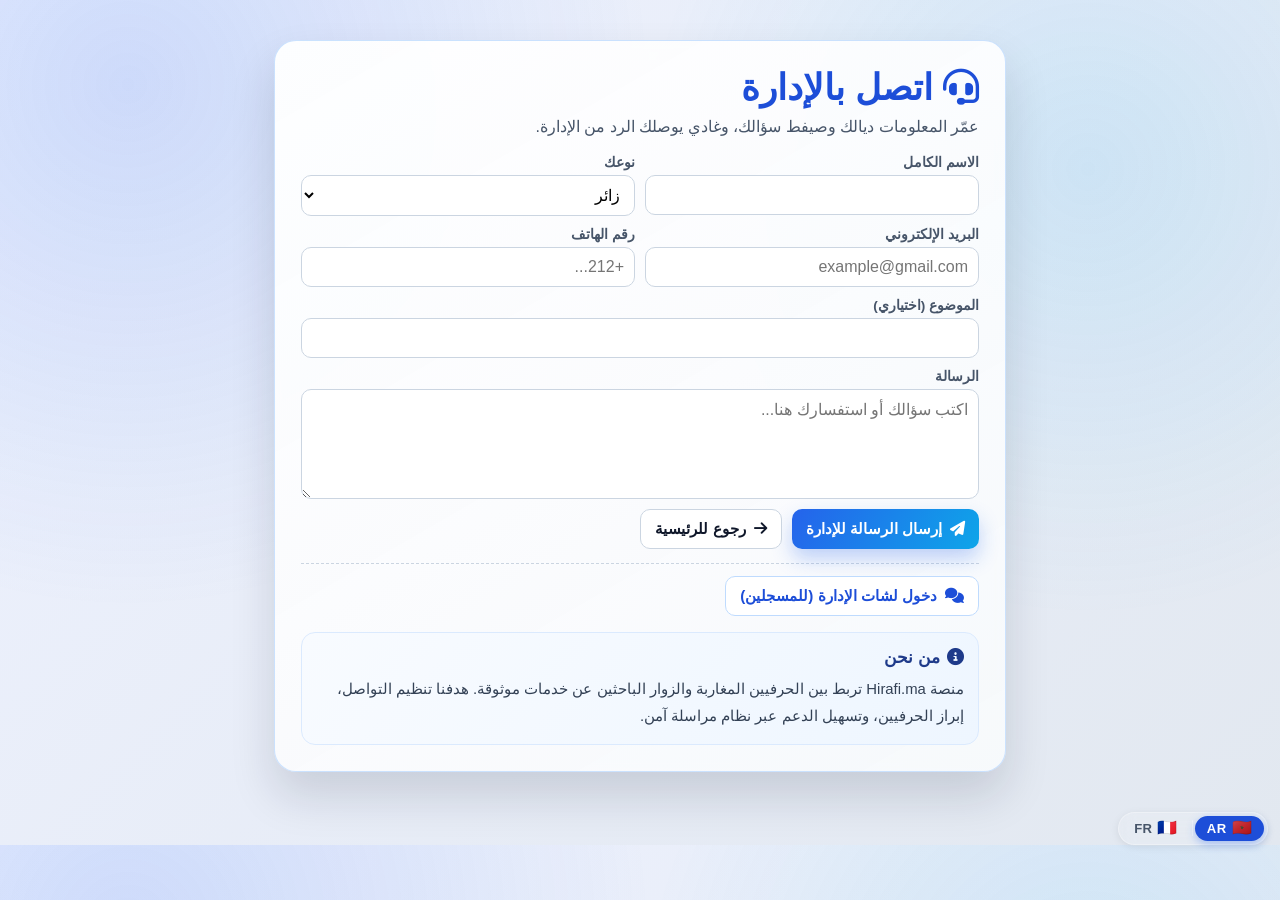
<file: contact.html>
<!DOCTYPE html>
<html lang="ar" dir="rtl">
<head>
    <meta charset="UTF-8">
    <meta name="viewport" content="width=device-width, initial-scale=1.0">
    <title>اتصل بنا - خدمة الحرفيين المغاربة</title>
    <link rel="stylesheet" href="style.css">
    <link rel="icon" type="image/x-icon" href="img/favicon.jpeg">
    <link rel="stylesheet" href="https://cdnjs.cloudflare.com/ajax/libs/font-awesome/6.4.0/css/all.min.css">
    <style>
        body {
            margin: 0;
            font-family: "Cairo", sans-serif;
            background:
                radial-gradient(circle at 10% 10%, rgba(37, 99, 235, 0.16), transparent 38%),
                radial-gradient(circle at 85% 20%, rgba(14, 165, 233, 0.12), transparent 35%),
                linear-gradient(135deg, #eef2ff, #e2e8f0);
            color: #0f172a;
        }
        .wrap {
            max-width: 760px;
            margin: 40px auto;
            padding: 0 14px;
        }
        .contact-card {
            background: linear-gradient(150deg, rgba(255,255,255,0.95), rgba(248,250,252,0.92));
            border: 1px solid rgba(191, 219, 254, 0.8);
            border-radius: 22px;
            padding: 26px;
            box-shadow: 0 24px 46px rgba(15, 23, 42, 0.14);
            backdrop-filter: blur(5px);
            transition: transform 0.25s ease, box-shadow 0.25s ease;
        }
        .contact-card:hover {
            transform: translateY(-3px);
            box-shadow: 0 30px 55px rgba(15, 23, 42, 0.18);
        }
        .head { margin-bottom: 18px; }
        .head h1 {
            margin: 0 0 8px;
            color: #1d4ed8;
            font-size: clamp(1.8rem, 2.8vw, 2.3rem);
        }
        .head p {
            margin: 0;
            color: #475569;
        }
        .actions {
            display: flex;
            gap: 10px;
            flex-wrap: wrap;
        }
        .form-grid {
            display: grid;
            grid-template-columns: repeat(2, minmax(0, 1fr));
            gap: 10px;
            margin-top: 14px;
        }
        .full { grid-column: 1 / -1; }
        .field {
            display: flex;
            flex-direction: column;
            gap: 5px;
        }
        .field label {
            font-size: 0.85rem;
            color: #475569;
            font-weight: 700;
        }
        .field input,
        .field select,
        .field textarea {
            border: 1px solid #cbd5e1;
            border-radius: 10px;
            padding: 10px;
            font: inherit;
            background: #fff;
            transition: border-color 0.2s ease, box-shadow 0.2s ease, transform 0.2s ease;
        }
        .field input:focus,
        .field select:focus,
        .field textarea:focus {
            outline: none;
            border-color: #60a5fa;
            box-shadow: 0 0 0 4px rgba(59, 130, 246, 0.15);
            transform: translateY(-1px);
        }
        .field textarea {
            min-height: 110px;
            resize: vertical;
        }
        .status-msg {
            margin-top: 10px;
            font-size: 0.9rem;
            padding: 8px 10px;
            border-radius: 9px;
            display: none;
        }
        .status-msg.ok {
            display: block;
            background: #ecfdf3;
            border: 1px solid #86efac;
            color: #166534;
        }
        .status-msg.err {
            display: block;
            background: #fef2f2;
            border: 1px solid #fecaca;
            color: #991b1b;
        }
        .btn {
            border: 0;
            border-radius: 10px;
            padding: 10px 14px;
            text-decoration: none;
            font-weight: 700;
            cursor: pointer;
            font-family: inherit;
            font-size: 0.95rem;
        }
        .btn-primary {
            background: linear-gradient(120deg, #2563eb, #0ea5e9);
            color: #fff;
            box-shadow: 0 10px 20px rgba(37, 99, 235, 0.28);
        }
        .btn-primary:hover {
            transform: translateY(-1px);
            box-shadow: 0 14px 26px rgba(37, 99, 235, 0.34);
        }
        .btn-outline {
            background: #fff;
            border: 1px solid #cbd5e1;
            color: #0f172a;
        }
        .note {
            margin-top: 12px;
            color: #64748b;
            font-size: 0.85rem;
        }
        .quick-link {
            margin-top: 14px;
            padding-top: 12px;
            border-top: 1px dashed #cbd5e1;
        }
        .about-box {
            margin-top: 16px;
            background: linear-gradient(135deg, #f8fbff, #eef6ff);
            border: 1px solid #dbeafe;
            border-radius: 14px;
            padding: 14px;
            transition: transform 0.2s ease, box-shadow 0.2s ease;
        }
        .about-box:hover {
            transform: translateY(-2px);
            box-shadow: 0 12px 24px rgba(37, 99, 235, 0.12);
        }
        .about-box h3 {
            margin: 0 0 8px;
            color: #1e3a8a;
            font-size: 1.05rem;
            display: flex;
            align-items: center;
            gap: 0.45rem;
        }
        .about-box p {
            margin: 0;
            color: #334155;
            line-height: 1.8;
            font-size: 0.93rem;
        }
        .btn-ghost {
            background: #fff;
            border: 1px solid #bfdbfe;
            color: #1d4ed8;
        }
        .btn-ghost:hover {
            background: #eff6ff;
            transform: translateY(-1px);
        }
    </style>
</head>
<body>
    <div class="wrap">
        <div class="contact-card">
            <div class="head">
                <h1 data-i18n="contact_title"><i class="fas fa-headset"></i> اتصل بالإدارة</h1>
                <p data-i18n="contact_subtitle">عمّر المعلومات ديالك وصيفط سؤالك، وغادي يوصلك الرد من الإدارة.</p>
            </div>

            <form id="guestContactForm" class="form-grid">
                <div class="field">
                    <label for="senderName" data-i18n="contact_name">الاسم الكامل</label>
                    <input id="senderName" type="text" maxlength="120" required>
                </div>
                <div class="field">
                    <label for="senderType" data-i18n="contact_type">نوعك</label>
                    <select id="senderType">
                        <option value="guest" data-i18n="contact_type_guest">زائر</option>
                        <option value="craftsman" data-i18n="contact_type_craftsman">حرفي</option>
                        <option value="client" data-i18n="contact_type_client">زبون</option>
                    </select>
                </div>
                <div class="field">
                    <label for="senderEmail" data-i18n="contact_email_label">Gmail</label>
                    <input id="senderEmail" type="email" placeholder="example@gmail.com" data-i18n="contact_email_placeholder" required>
                </div>
                <div class="field">
                    <label for="senderPhone" data-i18n="contact_phone">رقم الهاتف</label>
                    <input id="senderPhone" type="text" maxlength="30" placeholder="+212..." required>
                </div>
                <div class="field full">
                    <label for="senderSubject" data-i18n="contact_subject">الموضوع (اختياري)</label>
                    <input id="senderSubject" type="text" maxlength="200">
                </div>
                <div class="field full">
                    <label for="senderMessage" data-i18n="contact_message">الرسالة</label>
                    <textarea id="senderMessage" placeholder="اكتب سؤالك أو استفسارك هنا..." data-i18n="contact_message_placeholder" required></textarea>
                </div>
                <div class="actions full">
                    <button type="submit" class="btn btn-primary" id="guestSendBtn" data-i18n="contact_send_btn"><i class="fas fa-paper-plane"></i> إرسال الرسالة للإدارة</button>
                    <a class="btn btn-outline" href="index.html" data-i18n="contact_back"><i class="fas fa-arrow-right"></i> رجوع للرئيسية</a>
                </div>
            </form>
            <div id="formStatus" class="status-msg"></div>
            <div class="quick-link actions">
                <a class="btn btn-ghost" href="#" id="messageAdminBtn" data-i18n="contact_admin_chat"><i class="fas fa-comments"></i> دخول لشات الإدارة (للمسجلين)</a>
            </div>
            <div class="about-box">
                <h3 data-i18n="contact_about_title"><i class="fas fa-circle-info"></i> من نحن</h3>
                <p data-i18n="contact_about_text">
                    منصة <strong>Hirafi.ma</strong> كتربط بين الحرفيين المغاربة والزوار اللي باغين خدمات موثوقة بسرعة وسهولة.
                    الهدف ديالنا هو تنظيم التواصل بين الطرفين، إبراز الحرفيين المحترفين، وتسهيل الوصول للدعم والإدارة عبر نظام مراسلة واضح وآمن.
                </p>
            </div>
        </div>
    </div>
 
    <script>
        const messageAdminBtn = document.getElementById('messageAdminBtn');
        const guestContactForm = document.getElementById('guestContactForm');
        const guestSendBtn = document.getElementById('guestSendBtn');
        const formStatus = document.getElementById('formStatus');

        function getTransVal(key, defaultVal) {
            const lang = localStorage.getItem('hirafi_lang') || 'ar';
            if (window.translations && window.translations[lang] && window.translations[lang][key]) {
                return window.translations[lang][key];
            }
            return defaultVal;
        }

        async function getSession() {
            try {
                const res = await fetch('backend/check_session.php');
                return await res.json();
            } catch (e) {
                return { logged_in: false };
            }
        }

        messageAdminBtn.addEventListener('click', async (e) => {
            e.preventDefault();
            const session = await getSession();
            if (!session.logged_in) {
                const confirmMsg = getTransVal('contact_confirm_login', 'خاصك تسجل الدخول باش تراسل الإدارة. واش نمشيو لصفحة تسجيل الدخول؟');
                const goLogin = confirm(confirmMsg);
                if (goLogin) {
                    window.location.href = 'hirafi_login.html';
                }
                return;
            }
            window.location.href = 'backend/messages_center.php';
        });

        function showStatus(message, ok) {
            formStatus.textContent = message;
            formStatus.className = 'status-msg ' + (ok ? 'ok' : 'err');
        }

        guestContactForm.addEventListener('submit', async (e) => {
            e.preventDefault();
            showStatus('', true);
            guestSendBtn.disabled = true;

            const payload = {
                name: document.getElementById('senderName').value.trim(),
                sender_type: document.getElementById('senderType').value,
                email: document.getElementById('senderEmail').value.trim(),
                phone: document.getElementById('senderPhone').value.trim(),
                subject: document.getElementById('senderSubject').value.trim(),
                message: document.getElementById('senderMessage').value.trim()
            };

            try {
                const res = await fetch('backend/contact_messages.php', {
                    method: 'POST',
                    headers: { 'Content-Type': 'application/json' },
                    body: JSON.stringify(payload)
                });
                const data = await res.json();

                if (!data.success) {
                    const errMsg = getTransVal('contact_send_error', 'فشل إرسال الرسالة');
                    showStatus(data.message || errMsg, false);
                    guestSendBtn.disabled = false;
                    return;
                }

                const successMsg = getTransVal('contact_send_success', 'تم إرسال الرسالة بنجاح');
                showStatus(data.message || successMsg, true);
                guestContactForm.reset();
            } catch (err) {
                const connErrMsg = getTransVal('contact_conn_error', 'وقع مشكل فالربط، حاول مرة أخرى.');
                showStatus(connErrMsg, false);
            }

            guestSendBtn.disabled = false;
        });
    </script>
    <script src="lang_dict.js"></script>
    <script src="script.js"></script>
</body>
</html>
</file>
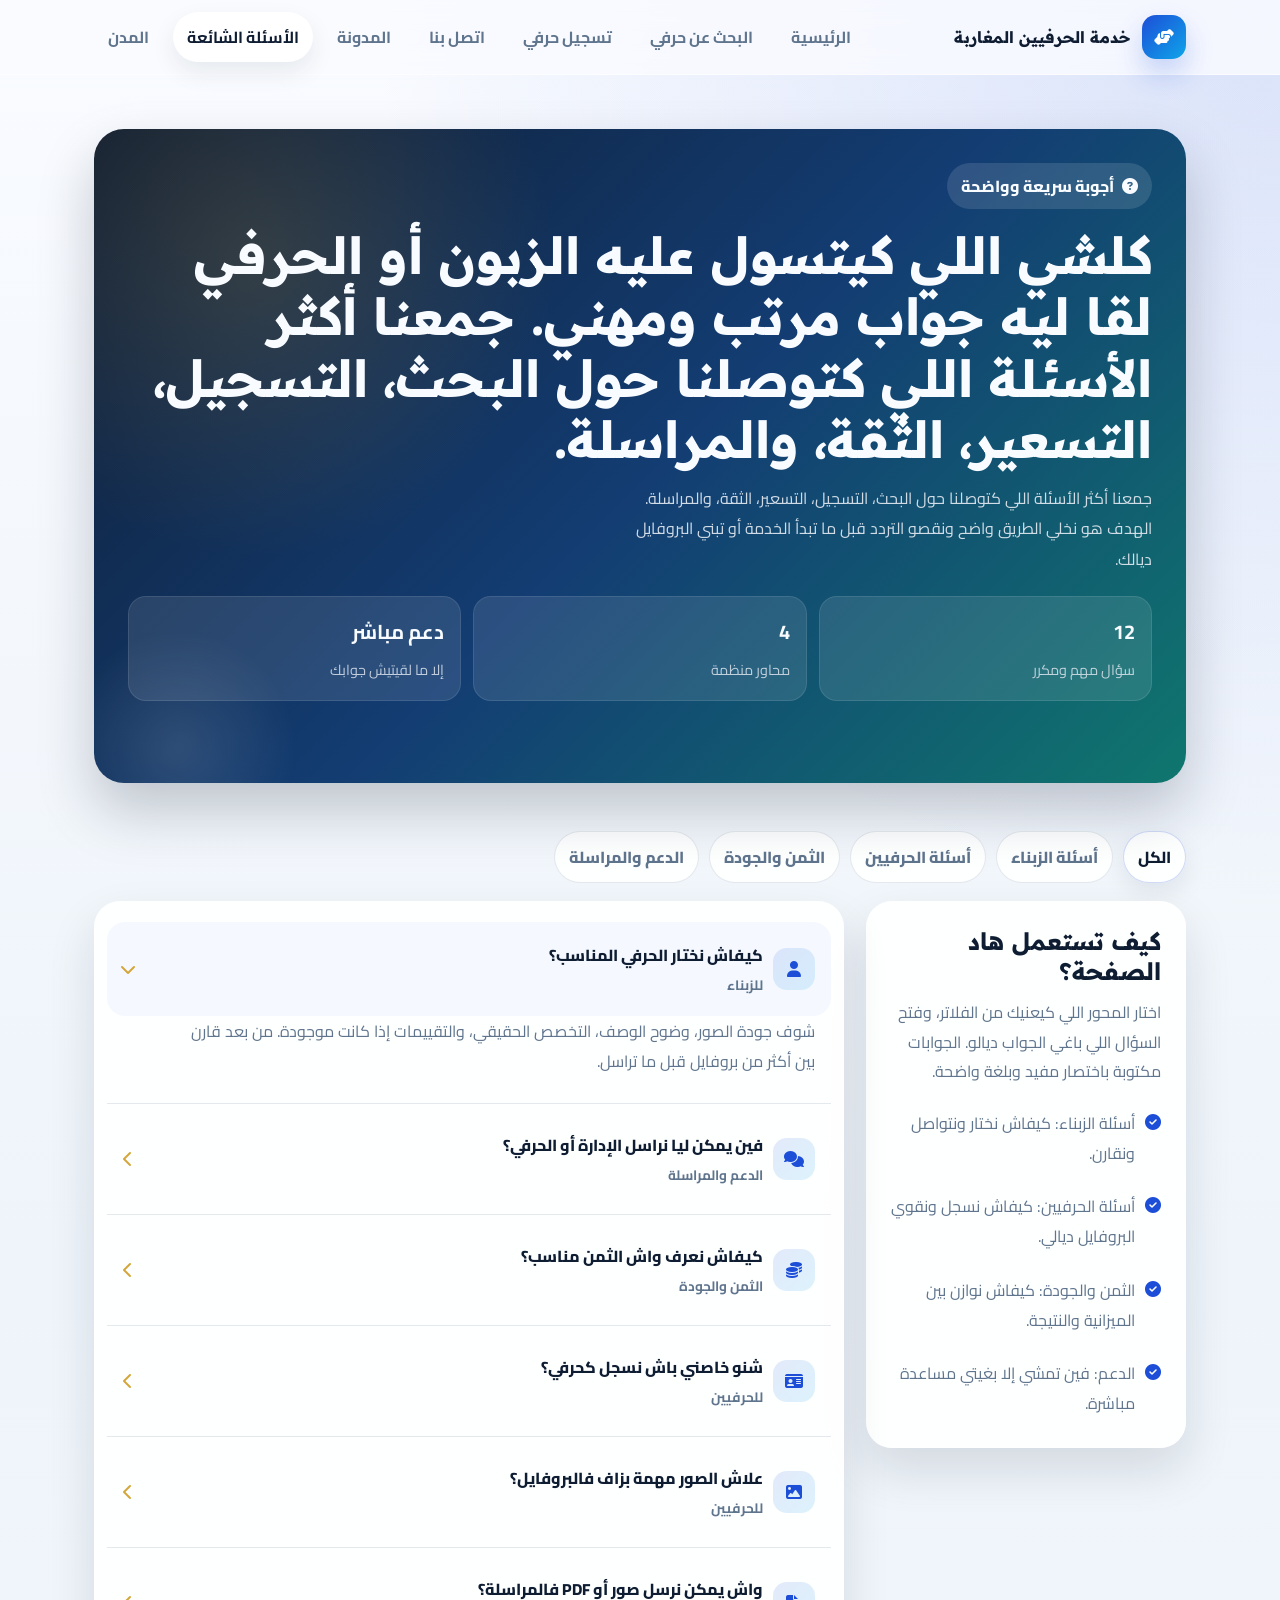
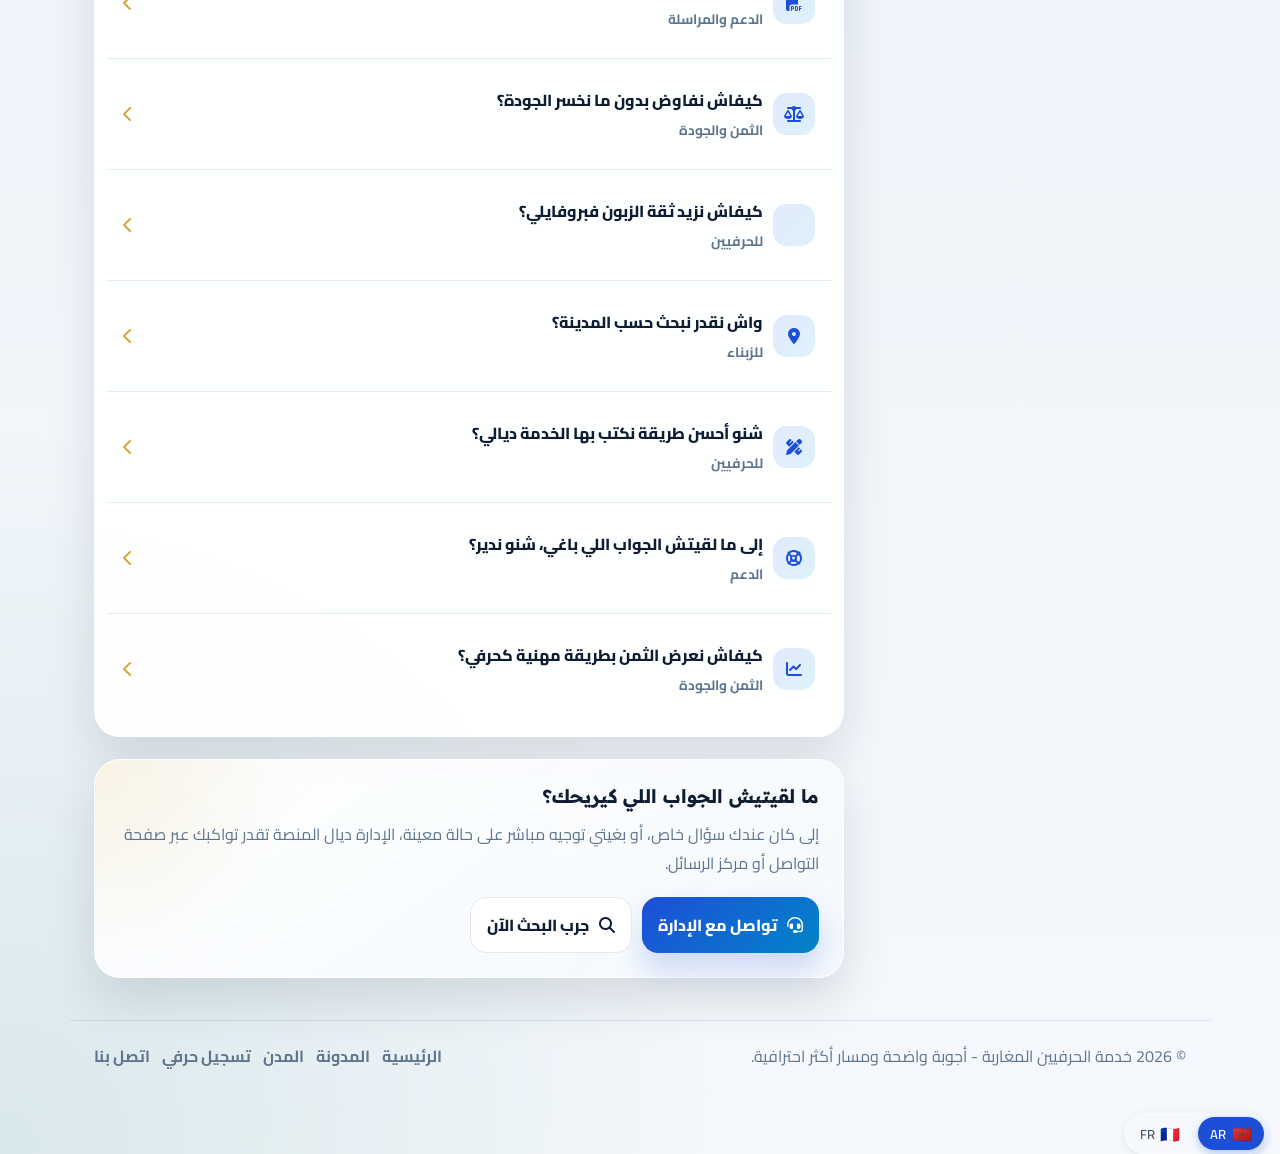
<file: faq.html>
<!DOCTYPE html>
<html lang="ar" dir="rtl">
<head>
    <meta charset="UTF-8">
    <meta name="viewport" content="width=device-width, initial-scale=1.0">
    <title>الأسئلة الشائعة - خدمة الحرفيين المغاربة</title>
    <link rel="stylesheet" href="style.css">
    <link rel="stylesheet" href="https://cdnjs.cloudflare.com/ajax/libs/font-awesome/6.4.0/css/all.min.css">
    <link rel="preconnect" href="https://fonts.googleapis.com">
    <link rel="preconnect" href="https://fonts.gstatic.com" crossorigin>
    <link href="https://fonts.googleapis.com/css2?family=Cairo:wght@400;600;700;800&family=Readex+Pro:wght@500;600;700&display=swap" rel="stylesheet">
    <link rel="icon" type="image/x-icon" href="img/favicon.jpeg">
    <style>
        :root {
            --bg: #f5f8fc;
            --ink: #10233f;
            --muted: #5f748d;
            --line: rgba(148, 163, 184, 0.24);
            --panel: rgba(255,255,255,0.92);
            --blue: #1d4ed8;
            --navy: #0f1d33;
            --teal: #0f766e;
            --gold: #d4a63a;
            --shadow: 0 22px 48px rgba(15, 23, 42, 0.12);
        }
        * { box-sizing: border-box; }
        body {
            margin: 0;
            font-family: "Cairo", sans-serif;
            color: var(--ink);
            background:
                radial-gradient(circle at top right, rgba(29, 78, 216, 0.14), transparent 30%),
                radial-gradient(circle at bottom left, rgba(15, 118, 110, 0.12), transparent 24%),
                linear-gradient(180deg, #f9fbff 0%, #eef4fa 46%, #f5f8fc 100%);
        }
        .container {
            width: min(1140px, calc(100% - 32px));
            margin: 0 auto;
        }
        .topbar {
            position: sticky;
            top: 0;
            z-index: 10;
            background: rgba(249, 251, 255, 0.84);
            backdrop-filter: blur(12px);
            border-bottom: 1px solid rgba(255,255,255,0.64);
        }
        .topbar-inner {
            min-height: 74px;
            display: flex;
            justify-content: space-between;
            align-items: center;
            gap: 18px;
        }
        .brand,
        .nav a {
            text-decoration: none;
        }
        .brand {
            display: inline-flex;
            align-items: center;
            gap: 12px;
            color: var(--navy);
            font-family: "Readex Pro", sans-serif;
            font-weight: 700;
        }
        .brand-badge {
            width: 44px;
            height: 44px;
            display: grid;
            place-items: center;
            color: #fff;
            border-radius: 14px;
            background: linear-gradient(135deg, var(--blue), #0ea5e9);
            box-shadow: 0 14px 28px rgba(29, 78, 216, 0.24);
        }
        .nav {
            display: flex;
            gap: 10px;
            flex-wrap: wrap;
        }
        .nav a {
            color: var(--muted);
            font-weight: 700;
            padding: 10px 14px;
            border-radius: 999px;
            transition: 0.2s ease;
        }
        .nav a:hover,
        .nav a.active {
            color: var(--navy);
            background: #fff;
            box-shadow: 0 10px 24px rgba(15, 23, 42, 0.08);
        }
        .hero {
            padding: 54px 0 24px;
        }
        .hero-card {
            position: relative;
            overflow: hidden;
            padding: 34px;
            border-radius: 30px;
            color: #f8fbff;
            background:
                radial-gradient(circle at 15% 20%, rgba(212,166,58,0.18), transparent 28%),
                linear-gradient(135deg, #0f1d33, #133d73 52%, #0f766e 100%);
            box-shadow: 0 28px 56px rgba(15, 23, 42, 0.22);
        }
        .hero-card::after {
            content: "";
            position: absolute;
            inset: auto auto -90px -40px;
            width: 250px;
            height: 250px;
            border-radius: 50%;
            background: radial-gradient(circle, rgba(255,255,255,0.12), transparent 68%);
        }
        .eyebrow {
            display: inline-flex;
            align-items: center;
            gap: 8px;
            padding: 8px 14px;
            border-radius: 999px;
            background: rgba(255,255,255,0.12);
            font-weight: 800;
        }
        h1, h2, h3 {
            font-family: "Readex Pro", sans-serif;
        }
        .hero-card h1 {
            margin: 16px 0 12px;
            font-size: clamp(2rem, 4vw, 3.3rem);
            line-height: 1.2;
        }
        .hero-card p {
            margin: 0;
            max-width: 60ch;
            color: rgba(226,232,240,0.92);
            line-height: 1.9;
        }
        .hero-stats {
            margin-top: 22px;
            display: grid;
            grid-template-columns: repeat(3, minmax(0, 1fr));
            gap: 12px;
        }
        .hero-stat {
            padding: 16px;
            border-radius: 18px;
            background: rgba(255,255,255,0.1);
            border: 1px solid rgba(255,255,255,0.1);
        }
        .hero-stat strong {
            display: block;
            margin-bottom: 4px;
            font-size: 1.25rem;
        }
        .hero-stat span {
            color: rgba(226,232,240,0.82);
            font-size: 0.9rem;
        }
        .section {
            padding: 24px 0;
        }
        .filters {
            display: flex;
            gap: 10px;
            flex-wrap: wrap;
            margin-bottom: 18px;
        }
        .filter-btn {
            border: 1px solid rgba(148, 163, 184, 0.24);
            background: rgba(255,255,255,0.92);
            color: var(--muted);
            border-radius: 999px;
            padding: 10px 14px;
            font: inherit;
            font-weight: 800;
            cursor: pointer;
            transition: 0.2s ease;
        }
        .filter-btn.active,
        .filter-btn:hover {
            color: var(--navy);
            border-color: rgba(29, 78, 216, 0.2);
            box-shadow: 0 10px 24px rgba(15, 23, 42, 0.08);
        }
        .layout {
            display: grid;
            grid-template-columns: 320px minmax(0, 1fr);
            gap: 22px;
            align-items: start;
        }
        .side-card,
        .faq-panel,
        .support-card {
            background: var(--panel);
            border: 1px solid rgba(255,255,255,0.9);
            border-radius: 26px;
            box-shadow: var(--shadow);
        }
        .side-card,
        .support-card {
            padding: 24px;
        }
        .side-card h2,
        .support-card h3 {
            margin: 0 0 12px;
            color: var(--navy);
        }
        .side-card p,
        .support-card p {
            margin: 0;
            color: var(--muted);
            line-height: 1.85;
        }
        .info-list {
            margin: 16px 0 0;
            padding: 0;
            list-style: none;
            display: grid;
            gap: 12px;
        }
        .info-list li {
            display: flex;
            gap: 10px;
            align-items: start;
            color: var(--muted);
        }
        .info-list i {
            color: var(--blue);
            margin-top: 6px;
        }
        .faq-panel {
            padding: 12px;
        }
        .faq-item {
            border-bottom: 1px solid var(--line);
        }
        .faq-item:last-child {
            border-bottom: 0;
        }
        .faq-item[hidden] {
            display: none;
        }
        details {
            padding: 8px 0;
        }
        summary {
            list-style: none;
            cursor: pointer;
            padding: 18px 16px;
            display: flex;
            align-items: center;
            justify-content: space-between;
            gap: 12px;
            font-weight: 800;
            color: var(--navy);
            border-radius: 18px;
            transition: background 0.2s ease;
        }
        summary::-webkit-details-marker {
            display: none;
        }
        details[open] summary,
        summary:hover {
            background: #f5f9ff;
        }
        .summary-meta {
            display: flex;
            gap: 10px;
            align-items: center;
            min-width: 0;
        }
        .summary-badge {
            width: 42px;
            height: 42px;
            display: grid;
            place-items: center;
            border-radius: 14px;
            background: linear-gradient(135deg, rgba(29,78,216,0.12), rgba(14,165,233,0.14));
            color: var(--blue);
            flex-shrink: 0;
        }
        .summary-title {
            min-width: 0;
        }
        .summary-title small {
            display: block;
            margin-top: 2px;
            color: var(--muted);
            font-weight: 700;
            font-size: 0.85rem;
        }
        .summary-arrow {
            color: var(--gold);
            transition: transform 0.2s ease;
        }
        details[open] .summary-arrow {
            transform: rotate(-90deg);
        }
        .faq-content {
            padding: 0 16px 18px 68px;
            color: var(--muted);
            line-height: 1.9;
        }
        .faq-content p {
            margin: 0;
        }
        .support-card {
            margin-top: 22px;
            background:
                radial-gradient(circle at top left, rgba(212,166,58,0.14), transparent 26%),
                linear-gradient(145deg, rgba(255,255,255,0.96), rgba(244,248,252,0.92));
        }
        .support-actions {
            display: flex;
            flex-wrap: wrap;
            gap: 10px;
            margin-top: 18px;
        }
        .btn {
            display: inline-flex;
            align-items: center;
            gap: 10px;
            text-decoration: none;
            border-radius: 16px;
            padding: 12px 16px;
            font-weight: 800;
        }
        .btn-primary {
            color: #fff;
            background: linear-gradient(135deg, var(--blue), #0284c7);
            box-shadow: 0 16px 30px rgba(29, 78, 216, 0.2);
        }
        .btn-secondary {
            color: var(--navy);
            background: #fff;
            border: 1px solid rgba(148, 163, 184, 0.24);
        }
        .footer-lite {
            padding: 18px 0 42px;
        }
        .footer-line {
            display: flex;
            justify-content: space-between;
            align-items: center;
            gap: 12px;
            flex-wrap: wrap;
            padding-top: 20px;
            border-top: 1px solid rgba(148,163,184,0.24);
            color: var(--muted);
        }
        .footer-links {
            display: flex;
            gap: 12px;
            flex-wrap: wrap;
        }
        .footer-links a {
            text-decoration: none;
            color: var(--muted);
            font-weight: 700;
        }
        @media (max-width: 980px) {
            .layout {
                grid-template-columns: 1fr;
            }
        }
        @media (max-width: 720px) {
            .topbar-inner {
                padding: 12px 0;
                align-items: start;
                flex-direction: column;
            }
            .hero-card {
                padding: 24px;
            }
            .hero-stats {
                grid-template-columns: 1fr;
            }
            .faq-content {
                padding: 0 16px 18px 16px;
            }
        }
    </style>
</head>
<body>
    <header class="topbar">
        <div class="container topbar-inner">
            <a class="brand" href="index.html">
                <span class="brand-badge"><i class="fas fa-hands-helping"></i></span>
                <span data-i18n="faq_brand_text">خدمة الحرفيين المغاربة</span>
            </a>
            <nav class="nav">
                <a href="index.html" data-i18n="nav_home">الرئيسية</a>
                <a href="search.html" data-i18n="nav_search">البحث عن حرفي</a>
                <a href="hirafi_register.html" data-i18n="nav_register">تسجيل حرفي</a>
                <a href="contact.html" data-i18n="nav_contact">اتصل بنا</a>
                <a href="blog.html" data-i18n="nav_blog">المدونة</a>
                <a class="active" href="faq.html" data-i18n="nav_faq">الأسئلة الشائعة</a>
                <a href="cities.html" data-i18n="nav_cities">المدن</a>
            </nav>
        </div>
    </header>

    <main>
        <section class="hero">
            <div class="container">
                <div class="hero-card">
                    <span class="eyebrow"><i class="fas fa-circle-question"></i> <span data-i18n="faq_hero_title">أجوبة سريعة وواضحة</span></span>
                    <h1 data-i18n="faq_hero_subtitle">كلشي اللي كيتسول عليه الزبون أو الحرفي لقا ليه جواب مرتب ومهني.</h1>
                    <p>
                        جمعنا أكثر الأسئلة اللي كتوصلنا حول البحث، التسجيل، التسعير، الثقة، والمراسلة.
                        الهدف هو نخلي الطريق واضح ونقصو التردد قبل ما تبدأ الخدمة أو تبني البروفايل ديالك.
                    </p>
                    <div class="hero-stats">
                        <div class="hero-stat">
                            <strong>12</strong>
                            <span>سؤال مهم ومكرر</span>
                        </div>
                        <div class="hero-stat">
                            <strong>4</strong>
                            <span>محاور منظمة</span>
                        </div>
                        <div class="hero-stat">
                            <strong>دعم مباشر</strong>
                            <span>إلا ما لقيتيش جوابك</span>
                        </div>
                    </div>
                </div>
            </div>
        </section>

        <section class="section">
            <div class="container">
                <div class="filters">
                    <button class="filter-btn active" data-filter="all">الكل</button>
                    <button class="filter-btn" data-filter="client">أسئلة الزبناء</button>
                    <button class="filter-btn" data-filter="craftsman">أسئلة الحرفيين</button>
                    <button class="filter-btn" data-filter="pricing" id="pricing">الثمن والجودة</button>
                    <button class="filter-btn" data-filter="support">الدعم والمراسلة</button>
                </div>

                <div class="layout">
                    <aside class="side-card">
                        <h2>كيف تستعمل هاد الصفحة؟</h2>
                        <p>اختار المحور اللي كيعنيك من الفلاتر، وفتح السؤال اللي باغي الجواب ديالو. الجوابات مكتوبة باختصار مفيد وبلغة واضحة.</p>
                        <ul class="info-list">
                            <li><i class="fas fa-check-circle"></i><span>أسئلة الزبناء: كيفاش نختار ونتواصل ونقارن.</span></li>
                            <li><i class="fas fa-check-circle"></i><span>أسئلة الحرفيين: كيفاش نسجل ونقوي البروفايل ديالي.</span></li>
                            <li><i class="fas fa-check-circle"></i><span>الثمن والجودة: كيفاش نوازن بين الميزانية والنتيجة.</span></li>
                            <li><i class="fas fa-check-circle"></i><span>الدعم: فين تمشي إلا بغيتي مساعدة مباشرة.</span></li>
                        </ul>
                    </aside>

                    <div>
                        <div class="faq-panel" id="faqList">
                            <div class="faq-item" data-group="client">
                                <details open>
                                    <summary>
                                        <div class="summary-meta">
                                            <span class="summary-badge"><i class="fas fa-user"></i></span>
                                            <span class="summary-title">كيفاش نختار الحرفي المناسب؟<small>للزبناء</small></span>
                                        </div>
                                        <i class="fas fa-chevron-left summary-arrow"></i>
                                    </summary>
                                    <div class="faq-content"><p>شوف جودة الصور، وضوح الوصف، التخصص الحقيقي، والتقييمات إذا كانت موجودة. من بعد قارن بين أكثر من بروفايل قبل ما تراسل.</p></div>
                                </details>
                            </div>

                            <div class="faq-item" data-group="client support">
                                <details>
                                    <summary>
                                        <div class="summary-meta">
                                            <span class="summary-badge"><i class="fas fa-comments"></i></span>
                                            <span class="summary-title">فين يمكن ليا نراسل الإدارة أو الحرفي؟<small>الدعم والمراسلة</small></span>
                                        </div>
                                        <i class="fas fa-chevron-left summary-arrow"></i>
                                    </summary>
                                    <div class="faq-content"><p>الزوار يقدرو يبداو من صفحة <strong>اتصل بنا</strong>. الحرفيين والإدارة عندهم مركز رسائل داخلي منظم كيقبل النصوص والملفات باش التواصل يكون أوضح.</p></div>
                                </details>
                            </div>

                            <div class="faq-item" data-group="client pricing">
                                <details>
                                    <summary>
                                        <div class="summary-meta">
                                            <span class="summary-badge"><i class="fas fa-coins"></i></span>
                                            <span class="summary-title">كيفاش نعرف واش الثمن مناسب؟<small>الثمن والجودة</small></span>
                                        </div>
                                        <i class="fas fa-chevron-left summary-arrow"></i>
                                    </summary>
                                    <div class="faq-content"><p>ما تقارنش بالسعر فقط. شوف شنو داخل فالعرض: المواد، المدة، التشطيب، والتزامات الحرفي. أرخص عرض ماشي دائماً هو الأحسن.</p></div>
                                </details>
                            </div>

                            <div class="faq-item" data-group="craftsman">
                                <details>
                                    <summary>
                                        <div class="summary-meta">
                                            <span class="summary-badge"><i class="fas fa-id-card"></i></span>
                                            <span class="summary-title">شنو خاصني باش نسجل كحرفي؟<small>للحرفيين</small></span>
                                        </div>
                                        <i class="fas fa-chevron-left summary-arrow"></i>
                                    </summary>
                                    <div class="faq-content"><p>الاسم، التخصص، المدينة، وسائل التواصل، ووصف واضح للخدمة. وكلما زدت صور وأعمال سابقة مرتبة، كلما كان البروفايل أقوى.</p></div>
                                </details>
                            </div>

                            <div class="faq-item" data-group="craftsman">
                                <details>
                                    <summary>
                                        <div class="summary-meta">
                                            <span class="summary-badge"><i class="fas fa-image"></i></span>
                                            <span class="summary-title">علاش الصور مهمة بزاف فالبروفايل؟<small>للحرفيين</small></span>
                                        </div>
                                        <i class="fas fa-chevron-left summary-arrow"></i>
                                    </summary>
                                    <div class="faq-content"><p>حيت الصورة الجيدة كتسرّع القرار. الزبون كيبغي يشوف الخدمة قبل ما يتواصل، والصور المنظمة كتبين الجدية والاحتراف.</p></div>
                                </details>
                            </div>

                            <div class="faq-item" data-group="client support">
                                <details>
                                    <summary>
                                        <div class="summary-meta">
                                            <span class="summary-badge"><i class="fas fa-file-pdf"></i></span>
                                            <span class="summary-title">واش يمكن نرسل صور أو PDF فالمراسلة؟<small>الدعم والمراسلة</small></span>
                                        </div>
                                        <i class="fas fa-chevron-left summary-arrow"></i>
                                    </summary>
                                    <div class="faq-content"><p>نعم، مركز الرسائل الداخلي دابا كيدعم إرسال النصوص، الصور، وملفات PDF باش الشرح، القياسات، أو النماذج يكونو واضحين.</p></div>
                                </details>
                            </div>

                            <div class="faq-item" data-group="pricing client">
                                <details>
                                    <summary>
                                        <div class="summary-meta">
                                            <span class="summary-badge"><i class="fas fa-scale-balanced"></i></span>
                                            <span class="summary-title">كيفاش نفاوض بدون ما نخسر الجودة؟<small>الثمن والجودة</small></span>
                                        </div>
                                        <i class="fas fa-chevron-left summary-arrow"></i>
                                    </summary>
                                    <div class="faq-content"><p>اطلب توضيح شنو داخل فالثمن، شنو نوع المواد، واش كاين التزام بالمدة، ومن بعد ناقش التفاصيل بدل ما تطلب فقط تخفيض مباشر.</p></div>
                                </details>
                            </div>

                            <div class="faq-item" data-group="craftsman support">
                                <details>
                                    <summary>
                                        <div class="summary-meta">
                                            <span class="summary-badge"><i class="fas fa-shield-check"></i></span>
                                            <span class="summary-title">كيفاش نزيد ثقة الزبون فبروفايلي؟<small>للحرفيين</small></span>
                                        </div>
                                        <i class="fas fa-chevron-left summary-arrow"></i>
                                    </summary>
                                    <div class="faq-content"><p>وصف دقيق، صور نظيفة، تخصص واضح، وردود محترمة وسريعة. التنظيم هو أول علامة ديال الثقة قبل أي اتفاق.</p></div>
                                </details>
                            </div>

                            <div class="faq-item" data-group="client">
                                <details>
                                    <summary>
                                        <div class="summary-meta">
                                            <span class="summary-badge"><i class="fas fa-location-dot"></i></span>
                                            <span class="summary-title">واش نقدر نبحث حسب المدينة؟<small>للزبناء</small></span>
                                        </div>
                                        <i class="fas fa-chevron-left summary-arrow"></i>
                                    </summary>
                                    <div class="faq-content"><p>أكيد. صفحة البحث كتسمح لك تختار المدينة والتخصص وحتى الحد الأدنى للتقييم، وكتقدر توصل مباشرة للملف المناسب.</p></div>
                                </details>
                            </div>

                            <div class="faq-item" data-group="craftsman">
                                <details>
                                    <summary>
                                        <div class="summary-meta">
                                            <span class="summary-badge"><i class="fas fa-pen-ruler"></i></span>
                                            <span class="summary-title">شنو أحسن طريقة نكتب بها الخدمة ديالي؟<small>للحرفيين</small></span>
                                        </div>
                                        <i class="fas fa-chevron-left summary-arrow"></i>
                                    </summary>
                                    <div class="faq-content"><p>كتب شنو كتقدم بالضبط، شكون كيتعامل معاك، شحال من سنة ديال التجربة عندك، وفين كتركز أكثر: تركيب، تشطيب، صيانة، أو تصميم.</p></div>
                                </details>
                            </div>

                            <div class="faq-item" data-group="support">
                                <details>
                                    <summary>
                                        <div class="summary-meta">
                                            <span class="summary-badge"><i class="fas fa-life-ring"></i></span>
                                            <span class="summary-title">إلى ما لقيتش الجواب اللي باغي، شنو ندير؟<small>الدعم</small></span>
                                        </div>
                                        <i class="fas fa-chevron-left summary-arrow"></i>
                                    </summary>
                                    <div class="faq-content"><p>تقدر تمشي لصفحة التواصل، أو تستعمل مركز الرسائل إلى كنت مسجل. الإدارة كتراجع الرسائل وكتجاوب حسب نوع الطلب.</p></div>
                                </details>
                            </div>

                            <div class="faq-item" data-group="pricing craftsman">
                                <details>
                                    <summary>
                                        <div class="summary-meta">
                                            <span class="summary-badge"><i class="fas fa-chart-line"></i></span>
                                            <span class="summary-title">كيفاش نعرض الثمن بطريقة مهنية كحرفي؟<small>الثمن والجودة</small></span>
                                        </div>
                                        <i class="fas fa-chevron-left summary-arrow"></i>
                                    </summary>
                                    <div class="faq-content"><p>فسّر شنو داخل فالثمن: اليد العاملة، المواد، مدة التنفيذ، وخيارات إضافية إذا كانت. العرض الواضح كينقص سوء الفهم وكيزيد فرص الاتفاق.</p></div>
                                </details>
                            </div>
                        </div>

                        <div class="support-card">
                            <h3 data-i18n="faq_support_title">ما لقيتيش الجواب اللي كيريحك؟</h3>
                            <p data-i18n="faq_support_desc">إلى كان عندك سؤال خاص، أو بغيتي توجيه مباشر على حالة معينة، الإدارة ديال المنصة تقدر تواكبك عبر صفحة التواصل أو مركز الرسائل.</p>
                            <div class="support-actions">
                                <a class="btn btn-primary" href="contact.html"><i class="fas fa-headset"></i> <span data-i18n="faq_support_btn1">تواصل مع الإدارة</span></a>
                                <a class="btn btn-secondary" href="search.html"><i class="fas fa-magnifying-glass"></i> <span data-i18n="faq_support_btn2">جرب البحث الآن</span></a>
                            </div>
                        </div>
                    </div>
                </div>
            </div>
        </section>
    </main>

        <footer class="footer-lite">
        <div class="container footer-line">
            <span data-i18n="faq_footer_text">© 2026 خدمة الحرفيين المغاربة - أجوبة واضحة ومسار أكثر احترافية.</span>
            <div class="footer-links">
                <a href="index.html" data-i18n="nav_home">الرئيسية</a>
                <a href="blog.html" data-i18n="nav_blog">المدونة</a>
                <a href="cities.html" data-i18n="nav_cities">المدن الرئيسية</a>
                <a href="hirafi_register.html" data-i18n="nav_register">تسجيل حرفي</a>
                <a href="contact.html" data-i18n="nav_contact">اتصل بنا</a>
            </div>
        </div>
    </footer>

    <script>
        const filterButtons = document.querySelectorAll('.filter-btn');
        const faqItems = document.querySelectorAll('.faq-item');

        filterButtons.forEach(function (button) {
            button.addEventListener('click', function () {
                const value = this.dataset.filter || 'all';

                filterButtons.forEach(function (btn) {
                    btn.classList.toggle('active', btn === button);
                });

                faqItems.forEach(function (item) {
                    if (value === 'all') {
                        item.hidden = false;
                        return;
                    }

                    const groups = (item.dataset.group || '').split(' ');
                    item.hidden = groups.indexOf(value) === -1;
                });
            });
        });
    </script>
    <script src="lang_dict.js"></script>
    <script src="script.js"></script>
</body>
</html>
</file>
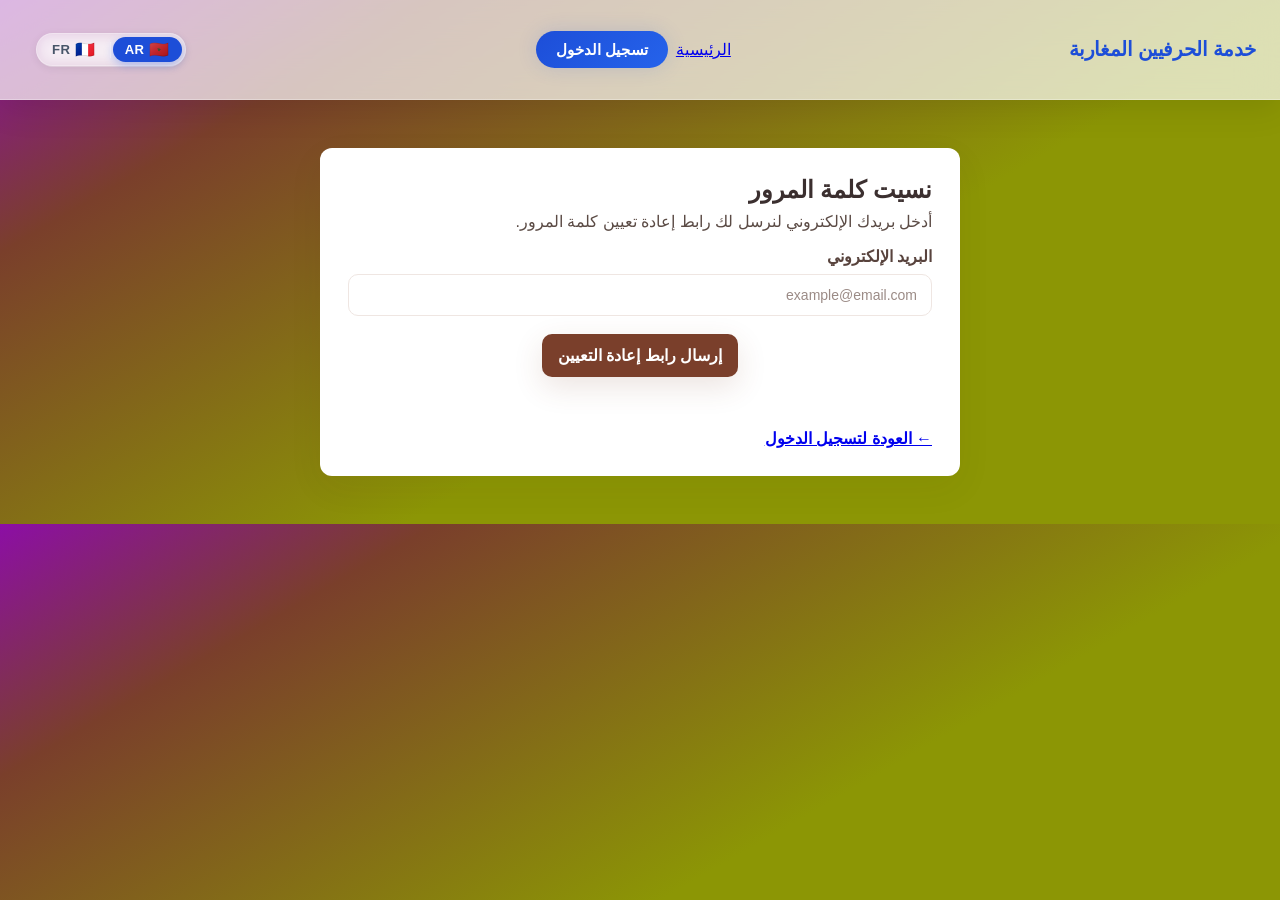
<file: forgot_password.html>
<!DOCTYPE html>
<html lang="ar" dir="rtl">
<head>
    <meta charset="UTF-8">
    <meta name="viewport" content="width=device-width, initial-scale=1.0">
    <title>نسيت كلمة المرور - خدمة الحرفيين المغاربة</title>

    <!-- Favicon -->
    <link rel="icon" type="image/x-icon" href="img/favicon.jpeg">
    <link rel="stylesheet" href="style.css">
    <style>
        /* ========== ⭐ خلفية الصفحة (تدرج ألوان) ⭐ ========== */
        /* 🎨 خلفية بتدرج ثلاثي الألوان: بنفسجي، بني، أخضر زيتوني */
        body { 
            background: linear-gradient(150deg, #8c0ea5 ,#7a3f2b 20%, #8c9605 60%); 
            color:#ffffff; 
            font-family: 'Tajawal', Arial, sans-serif; 
        }
        
        /* ========== ⭐ قسم المصادقة ⭐ ========== */
        .auth-section { 
            padding:48px 0; /* مسافة علوية وسفلية */
        }
        
        /* 🃏 بطاقة المصادقة الرئيسية */
        .auth-card{ 
            max-width:640px; /* أقصى عرض */
            margin:0 auto; /* توسيط أفقي */
            background:#fff; /* خلفية بيضاء */
            border-radius:12px; /* زوايا مدورة */
            padding:28px; /* مسافة داخلية */
            box-shadow:0 12px 36px rgba(45,35,25,0.06); /* ظل ناعم */
        }
        
        /* ========== ⭐ تنسيق النصوص ⭐ ========== */
        .auth-card h2{ 
            margin:0 0 8px; /* مسافة سفنية */
            color:#3b2f2f; /* لون بني داكن */
        }
        .auth-card p{ 
            color:#5b4b45; /* لون بني متوسط */
            margin-bottom:16px; /* مسافة سفنية */
        }

        /* ========== ⭐ تنسيق حقول النموذج ⭐ ========== */
        .form-group label{ 
            display:block; /* عرض كتلة */
            margin-bottom:8px; /* مسافة سفنية */
            color:#58433d; /* لون بني */
            font-weight:600; /* نص عريض */
        }
        
        /* 📝 حقل الإدخال */
        .form-group input{ 
            width:100%; /* عرض كامل */
            padding:12px 14px; /* مسافة داخلية */
            border-radius:10px; /* زوايا مدورة */
            border:1px solid #efe6e2; /* إطار فاتح */
            background:#fff; /* خلفية بيضاء */
            transition: box-shadow .16s ease, border-color .16s ease, transform .12s ease; /* انتقالات */
            font-size:14px; /* حجم الخط */
            color:#2b2b2b; /* لون نص داكن */
        }
        
        /* 🏷️ نص المكان الشفاف */
        .form-group input::placeholder{ 
            color:#9b8b86; /* لون رمادي بني */
        }

        /* ========== ⭐ تأثيرات التمرير والتركيز ⭐ ========== */
        /* 🖱️ عند تمرير المؤشر على الحقل */
        .form-group input:hover{ 
            border-color:#a66b4a; /* إطار بني فاتح */
            box-shadow:0 10px 28px rgba(166,107,74,0.08); /* ظل خفيف */
            transform:translateY(-2px); /* حركة لأعلى */
        }
        
        /* 🎯 عند التركيز على الحقل */
        .form-group input:focus{ 
            border-color:#7a3f2b; /* إطار بني داكن */
            box-shadow:0 14px 36px rgba(122,63,43,0.12); /* ظل متوسط */
            outline:none; /* إزالة الحد الخارجي */
        }

        /* ========== ⭐ زر الإرسال ⭐ ========== */
        .btn-primary{ 
            display:inline-block; /* عرض داخلي-كتلي */
            padding:12px 16px; /* مسافة داخلية */
            background:#7a3f2b; /* خلفية بنية */
            color:#fff; /* نص أبيض */
            border-radius:10px; /* زوايا مدورة */
            border:none; /* بدون إطار */
            font-weight:700; /* نص عريض جداً */
            cursor:pointer; /* مؤشر يد */
            box-shadow:0 10px 30px rgba(122,63,43,0.14); /* ظل */
            transition: transform .12s ease, box-shadow .12s ease; /* انتقالات */
        }
        
        /* 🖱️ عند تمرير المؤشر على الزر */
        .btn-primary:hover{ 
            transform:translateY(-3px); /* حركة لأعلى */
            box-shadow:0 18px 42px rgba(122,63,43,0.18); /* ظل أقوى */
        }

        /* ========== ⭐ رسائل التنبيه ⭐ ========== */
        /* ⚠️ رسالة تحذير/إشعار */
        .form-notice{ 
            padding:10px 12px; /* مسافة داخلية */
            border-radius:8px; /* زوايا مدورة */
            background:#fff4f1; /* خلفية وردية فاتحة */
            color:#7a3f2b; /* نص بني */
            border:1px solid rgba(122,63,43,0.06); /* إطار شفاف */
        }
        
        /* ✅ رسالة نجاح */
        .success-message{ 
            padding:10px 12px; /* مسافة داخلية */
            border-radius:8px; /* زوايا مدورة */
            background:#f7faf6; /* خلفية خضراء فاتحة */
            color:#2b6a4a; /* نص أخضر داكن */
            border:1px solid rgba(43,106,74,0.06); /* إطار شفاف */
        }

        /* ========== ⭐ مؤشر التحميل ⭐ ========== */
        /* 🌀 مؤشر تدوير (spinner) */
        .spinner{ 
            width:24px; /* عرض */
            height:24px; /* ارتفاع */
            border:3px solid rgba(122,63,43,0.18); /* إطار شفاف */
            border-top-color:#7a3f2b; /* لون الجزء العلوي */
            border-radius:50%; /* دائري */
            animation:spin .9s linear infinite; /* حركة تدوير */
            display:inline-block; /* عرض داخلي-كتلي */
            vertical-align:middle; /* توسيط عمودي */
            margin-left:8px; /* مسافة يسارية */
        }
        
        /* 🔄 حركة التدوير */
        @keyframes spin{ 
            to { 
                transform:rotate(360deg); /* تدوير 360 درجة */
            } 
        }

        /* ========== ⭐ تصميم متجاوب للهواتف ⭐ ========== */
        @media (max-width:720px){ 
            .auth-card{ 
                padding:20px; /* تقليل المسافة */
                margin:12px; /* تقليل الهوامش */
            } 
        }
    </style>
</head>
<body>
    <!-- ========== ⭐ رأس الصفحة (النافبار) ⭐ ========== -->
    <header class="navbar">
        <div class="container">
            <nav class="nav-container">
                <!-- 🔗 رابط الشعار -->
                <a href="index.html" class="logo">
                    <div class="logo-text"><h1>خدمة الحرفيين المغاربة</h1></div>
                </a>
                
                <!-- 📋 قائمة التنقل -->
                <ul class="nav-menu">
                    <li><a href="index.html" data-i18n="nav_home">الرئيسية</a></li>
                    <li><a href="hirafi_login.html"class="nav-link btn-login" data-i18n="nav_login">تسجيل الدخول</a></li>
                </ul>
            </nav>
        </div>
    </header>

    <!-- ========== ⭐ المحتوى الرئيسي ⭐ ========== -->
    <main class="main-content">
        <section class="auth-section">
            <div class="container">
                <div class="auth-card">
                    <!-- 📝 عنوان الصفحة -->
                    <h2 data-i18n="forgot_title">نسيت كلمة المرور</h2>
                    <p data-i18n="forgot_desc">أدخل بريدك الإلكتروني لنرسل لك رابط إعادة تعيين كلمة المرور.</p>

                    <!-- 💬 مكان عرض الرسائل -->
                    <div id="notice" class="form-notice" style="display:none;margin-bottom:1rem;"></div>

                    <!-- 📋 نموذج إدخال البريد الإلكتروني -->
                    <form id="forgotForm">
                        <div class="form-group">
                            <label for="email" data-i18n="admin_login_email">البريد الإلكتروني</label>
                            <input type="email" id="email" name="email" placeholder="example@email.com" data-i18n="forgot_email_placeholder" required>
                        </div> <br>
                        <!-- 🚀 زر إرسال النموذج -->
                        <center><button type="submit" class="btn btn-primary" data-i18n="forgot_btn">إرسال رابط إعادة التعيين</button></center>
                    </form><br><br>

                    <!-- 🔙 رابط العودة -->
                    <h4 style="margin-top:1rem;"><a href="hirafi_login.html" data-i18n="forgot_back">← العودة لتسجيل الدخول</a></h4>
                </div>
            </div>
        </section>
    </main>

    <!-- ========== ⭐ جافاسكريبت ⭐ ========== -->
    <script>
        // 🔍 الحصول على النموذج ومكان عرض الرسائل
        const form = document.getElementById('forgotForm');
        const notice = document.getElementById('notice');

        // 📢 دالة لعرض الرسائل
        function show(msg, type = 'info'){
            notice.style.display = 'block'; // إظهار العنصر
            notice.textContent = msg; // تعيين نص الرسالة
            // 🎨 تعيين النمط المناسب حسب نوع الرسالة
            notice.className = type === 'success' ? 'success-message' : 'form-notice';
            // ⏰ إخفاء الرسالة بعد 8 ثواني
            setTimeout(()=> notice.style.display = 'none', 8000);
        }

        // 🎯 إضافة حدث إرسال النموذج
        form.addEventListener('submit', async (e) => {
            e.preventDefault(); // منع الإرسال الافتراضي
            
            // 📧 الحصول على قيمة البريد الإلكتروني
            const email = document.getElementById('email').value.trim();
            
            // ⚠️ التحقق من إدخال البريد
            if (!email) return show('الرجاء إدخال البريد الإلكتروني');

            try {
                // 🌐 إرسال طلب لخادم PHP
                const res = await fetch('backend/forgot_password.php', {
                    method: 'POST', // طريقة POST
                    headers: { 'Content-Type': 'application/json' }, // ترويسة JSON
                    body: JSON.stringify({ email }) // تحويل البيانات لـ JSON
                });
                
                // 📄 تحويل الرد إلى JSON
                const data = await res.json();
                
                // ✅ إذا نجحت العملية
                if (data.success) {
                    show(data.message || 'تم إنشاء طلب إعادة التعيين', 'success');
                    // 🔍 طباعة التوكن في الكونسول (للتجربة فقط)
                    if (data.token) console.info('reset token:', data.token);
                } 
                // ❌ إذا فشلت العملية
                else {
                    show(data.message || 'لم يتم العثور على البريد', '');
                }
            } 
            // 🚨 في حالة حدوث خطأ
            catch (err) {
                console.error(err); // طباعة الخطأ في الكونسول
                show('حدث خطأ في الاتصال. حاول لاحقاً'); // عرض رسالة للمستخدم
            }
        });
    </script>
    <script src="lang_dict.js"></script>
    <script src="script.js"></script>
</body>
</html>
</file>
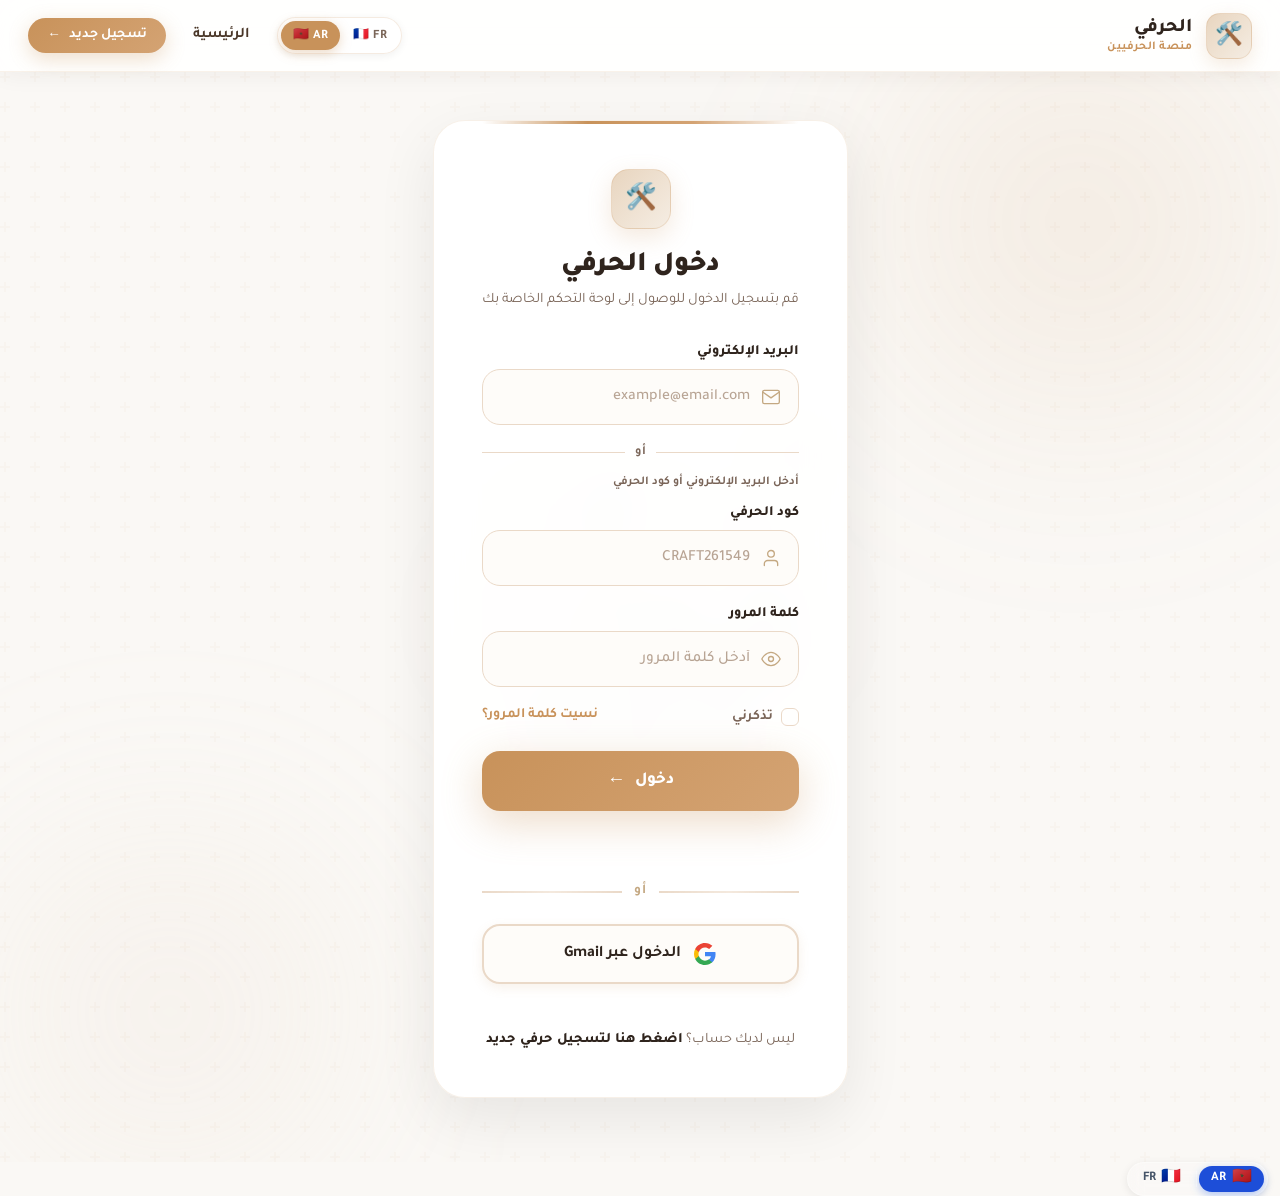
<file: hirafi_login.html>
<!DOCTYPE html>
<html lang="ar" dir="rtl">
<head>
    <meta charset="UTF-8">
    <meta name="viewport" content="width=device-width, initial-scale=1.0">
    <title>دخول الحرفي - خدمة الحرفيين المغاربة</title>
    <meta name="description" content="سجّل دخولك إلى منصة حرفي - المنصة الرائدة للحرفيين المغاربة. إدارة مشاريعك والتواصل مع عملائك بكل سهولة.">
    <link rel="icon" type="image/x-icon" href="img/favicon.jpeg">
    <link rel="preconnect" href="https://fonts.googleapis.com">
    <link rel="preconnect" href="https://fonts.gstatic.com" crossorigin>
    <link href="https://fonts.googleapis.com/css2?family=Tajawal:wght@300;400;500;700;800;900&family=Cairo:wght@300;400;600;700;800&display=swap" rel="stylesheet">
    <link rel="stylesheet" href="style.css">

    <style>
        /* ================================================
           HIRAFI LOGIN PAGE - Premium Moroccan SaaS Design
           ================================================ */

        /* ── CSS Variables ── */
        :root {
            --gold:          #C8925A;
            --gold-light:    #D4A373;
            --gold-pale:     #E8D5BF;
            --gold-xpale:    #F5EDE3;
            --dark:          #2F241D;
            --dark-mid:      #4A3728;
            --bg:            #FAF8F5;
            --card:          #FFFFFF;
            --text-muted:    #7A6558;
            --border:        #EAD9C8;
            --shadow-card:   0 20px 60px rgba(0,0,0,.08);
            --shadow-input:  0 4px 16px rgba(200,146,90,.10);
            --shadow-btn:    0 12px 40px rgba(200,146,90,.32);
            --radius-card:   32px;
            --radius-input:  18px;
            --radius-btn:    18px;
            --transition:    all .28s cubic-bezier(.4,0,.2,1);
        }

        /* ── Reset for this page ── */
        *, *::before, *::after { box-sizing: border-box; }

        html { scroll-behavior: smooth; }

        body {
            font-family: 'Tajawal', 'Cairo', Arial, sans-serif;
            background: var(--bg);
            color: var(--dark);
            margin: 0;
            overflow-x: hidden;
            direction: rtl;
        }

        /* ══════════════════════════════════════════
           PREMIUM NAVBAR
        ══════════════════════════════════════════ */
        .hl-navbar {
            position: sticky;
            top: 0;
            z-index: 1000;
            background: rgba(255,255,255,0.88);
            backdrop-filter: blur(24px);
            -webkit-backdrop-filter: blur(24px);
            border-bottom: 1px solid rgba(200,146,90,.12);
            box-shadow: 0 2px 24px rgba(47,36,29,.06);
            height: 72px;
            display: flex;
            align-items: center;
        }

        .hl-nav-inner {
            max-width: 1280px;
            margin: 0 auto;
            padding: 0 28px;
            width: 100%;
            display: flex;
            align-items: center;
            justify-content: space-between;
            gap: 1.5rem;
        }

        /* Logo */
        .hl-logo {
            display: flex;
            align-items: center;
            gap: .85rem;
            text-decoration: none;
            transition: var(--transition);
        }
        .hl-logo:hover { transform: translateY(-2px); }

        .hl-logo-badge {
            width: 46px;
            height: 46px;
            border-radius: 14px;
            background: linear-gradient(135deg, var(--gold-pale) 0%, var(--gold-xpale) 100%);
            border: 1.5px solid rgba(200,146,90,.20);
            display: flex;
            align-items: center;
            justify-content: center;
            font-size: 1.4rem;
            box-shadow: 0 6px 18px rgba(200,146,90,.18);
            transition: var(--transition);
            flex-shrink: 0;
        }
        .hl-logo:hover .hl-logo-badge {
            box-shadow: 0 10px 28px rgba(200,146,90,.28);
            transform: rotate(6deg);
        }

        .hl-logo-text h1 {
            font-size: 1.2rem;
            font-weight: 800;
            color: var(--dark);
            margin: 0;
            line-height: 1.2;
        }
        .hl-logo-text .hl-logo-sub {
            font-size: .75rem;
            color: var(--gold);
            font-weight: 600;
            letter-spacing: .02em;
        }

        /* Nav right group */
        .hl-nav-right {
            display: flex;
            align-items: center;
            gap: .85rem;
            flex-shrink: 0;
        }

        /* Nav link */
        .hl-nav-link {
            font-size: .92rem;
            font-weight: 600;
            color: var(--dark-mid);
            text-decoration: none;
            padding: .45rem .85rem;
            border-radius: 50px;
            transition: var(--transition);
        }
        .hl-nav-link:hover {
            color: var(--gold);
            background: var(--gold-xpale);
        }

        /* Language switcher */
        .hl-lang-wrap {
            display: flex;
            align-items: center;
            background: rgba(255,255,255,.6);
            border: 1px solid rgba(200,146,90,.18);
            border-radius: 50px;
            padding: 3px;
            gap: 2px;
            backdrop-filter: blur(8px);
            box-shadow: 0 2px 8px rgba(0,0,0,.06);
        }
        .hl-lang-btn {
            display: flex;
            align-items: center;
            gap: 4px;
            padding: .3rem .7rem;
            border: none;
            border-radius: 50px;
            background: transparent;
            color: var(--text-muted);
            font-weight: 700;
            font-size: .8rem;
            cursor: pointer;
            transition: var(--transition);
            font-family: inherit;
            letter-spacing: .04em;
        }
        .hl-lang-btn:hover {
            color: var(--gold);
            background: rgba(200,146,90,.08);
        }
        .hl-lang-btn.active {
            background: var(--gold);
            color: white;
            box-shadow: 0 3px 12px rgba(200,146,90,.35);
        }

        /* CTA button */
        .hl-nav-cta {
            display: inline-flex;
            align-items: center;
            gap: .5rem;
            padding: .5rem 1.2rem;
            border-radius: 50px;
            background: linear-gradient(135deg, var(--gold) 0%, var(--gold-light) 100%);
            color: #fff;
            font-weight: 700;
            font-size: .88rem;
            text-decoration: none;
            border: none;
            cursor: pointer;
            box-shadow: 0 6px 20px rgba(200,146,90,.30);
            transition: var(--transition);
            white-space: nowrap;
            font-family: inherit;
        }
        .hl-nav-cta:hover {
            transform: translateY(-2px) scale(1.02);
            box-shadow: 0 10px 30px rgba(200,146,90,.40);
        }
        .hl-nav-cta::after {
            content: '←';
            font-size: .85rem;
            transition: transform .22s ease;
        }
        .hl-nav-cta:hover::after { transform: translateX(-3px); }

        /* ══════════════════════════════════════════
           PAGE WRAPPER & BACKGROUND
        ══════════════════════════════════════════ */
        .hl-page {
            min-height: calc(100vh - 72px);
            display: flex;
            flex-direction: column;
            align-items: center;
            justify-content: center;
            position: relative;
            overflow: hidden;
        }

        /* Ambient blobs */
        .hl-blob {
            position: absolute;
            border-radius: 50%;
            filter: blur(90px);
            pointer-events: none;
            will-change: transform;
        }
        .hl-blob-1 {
            width: 600px; height: 600px;
            background: radial-gradient(circle, rgba(200,146,90,.14) 0%, transparent 70%);
            top: -150px; right: -100px;
            animation: blobFloat1 12s ease-in-out infinite;
        }
        .hl-blob-2 {
            width: 500px; height: 500px;
            background: radial-gradient(circle, rgba(232,213,191,.22) 0%, transparent 70%);
            bottom: -100px; left: -80px;
            animation: blobFloat2 15s ease-in-out infinite;
        }
        .hl-blob-3 {
            width: 300px; height: 300px;
            background: radial-gradient(circle, rgba(200,146,90,.08) 0%, transparent 70%);
            top: 50%; left: 50%;
            transform: translate(-50%, -50%);
            animation: blobFloat3 18s ease-in-out infinite;
        }

        @keyframes blobFloat1 {
            0%, 100% { transform: translate(0,0) scale(1); }
            50% { transform: translate(-30px, 30px) scale(1.05); }
        }
        @keyframes blobFloat2 {
            0%, 100% { transform: translate(0,0) scale(1); }
            50% { transform: translate(25px,-25px) scale(1.08); }
        }
        @keyframes blobFloat3 {
            0%, 100% { transform: translate(-50%,-50%) scale(1); }
            50% { transform: translate(-52%,-48%) scale(1.12); }
        }

        /* Decorative geometric SVG pattern */
        .hl-pattern {
            position: absolute;
            top: 0; left: 0;
            width: 100%; height: 100%;
            opacity: .04;
            pointer-events: none;
            background-image: url("data:image/svg+xml,%3Csvg width='60' height='60' viewBox='0 0 60 60' xmlns='http://www.w3.org/2000/svg'%3E%3Cg fill='none' fill-rule='evenodd'%3E%3Cg fill='%23C8925A' fill-opacity='1'%3E%3Cpath d='M36 34v-4h-2v4h-4v2h4v4h2v-4h4v-2h-4zm0-30V0h-2v4h-4v2h4v4h2V6h4V4h-4zM6 34v-4H4v4H0v2h4v4h2v-4h4v-2H6zM6 4V0H4v4H0v2h4v4h2V6h4V4H6z'/%3E%3C/g%3E%3C/g%3E%3C/svg%3E");
        }

        /* ══════════════════════════════════════════
           CENTERED LOGIN WITH ARTISAN BACKGROUND
        ══════════════════════════════════════════ */
        .hl-center-wrap {
            flex: 1;
            display: flex;
            align-items: center;
            justify-content: center;
            padding: 48px 24px 64px;
            position: relative;
            z-index: 5;
        }

        .hl-hero-stack {
            position: relative;
            width: 100%;
            max-width: 520px;
            display: flex;
            align-items: center;
            justify-content: center;
        }

        /* Centered transparent artisan image */
        .hl-bg-artisan {
            position: absolute;
            top: 50%;
            left: 50%;
            transform: translate(-50%, -50%);
            width: min(380px, 88vw);
            height: auto;
            opacity: 0.18;
            pointer-events: none;
            z-index: 1;
            filter: saturate(0.85);
            user-select: none;
        }

        .hl-bg-artisan-fallback {
            position: absolute;
            top: 50%;
            left: 50%;
            transform: translate(-50%, -50%);
            width: min(320px, 80vw);
            height: auto;
            opacity: 0.18;
            pointer-events: none;
            z-index: 1;
            color: var(--gold);
        }

        /* LTR support (French) */
        body.lang-ltr .hl-input-icon {
            right: auto;
            left: 18px;
        }
        body.lang-ltr .hl-input {
            padding: 0 18px 0 48px;
        }
        body.lang-ltr .hl-btn-arrow {
            transform: scaleX(-1);
        }
        body.lang-ltr .hl-btn:hover .hl-btn-arrow {
            transform: scaleX(-1) translateX(-4px);
        }

        .hl-card {
            width: 100%;
            max-width: 520px;
            background: rgba(255,255,255,0.94);
            backdrop-filter: blur(20px);
            -webkit-backdrop-filter: blur(20px);
            border-radius: var(--radius-card);
            padding: 48px;
            box-shadow: var(--shadow-card);
            border: 1px solid rgba(200,146,90,.14);
            position: relative;
            z-index: 10;
            animation: cardEntrance .6s cubic-bezier(.22,1,.36,1) both;
        }

        @keyframes cardEntrance {
            from { opacity: 0; transform: translateY(24px) scale(.98); }
            to   { opacity: 1; transform: translateY(0)   scale(1); }
        }

        /* Card top shimmer line */
        .hl-card::before {
            content: '';
            position: absolute;
            top: 0; left: 48px; right: 48px;
            height: 3px;
            background: linear-gradient(90deg, transparent, var(--gold), var(--gold-light), transparent);
            border-radius: 0 0 3px 3px;
        }

        /* Card header */
        .hl-card-header { text-align: center; margin-bottom: 2rem; }

        .hl-card-logo {
            width: 60px;
            height: 60px;
            border-radius: 18px;
            background: linear-gradient(135deg, var(--gold-pale), var(--gold-xpale));
            border: 1.5px solid rgba(200,146,90,.2);
            display: flex;
            align-items: center;
            justify-content: center;
            font-size: 1.6rem;
            margin: 0 auto 1.25rem;
            box-shadow: 0 8px 24px rgba(200,146,90,.20);
            animation: iconPulse 3s ease-in-out infinite;
        }

        @keyframes iconPulse {
            0%, 100% { box-shadow: 0 8px 24px rgba(200,146,90,.20); }
            50%       { box-shadow: 0 12px 36px rgba(200,146,90,.36); }
        }

        .hl-card-title {
            font-size: 1.75rem;
            font-weight: 900;
            color: var(--dark);
            margin: 0 0 .4rem;
            letter-spacing: -.01em;
        }

        .hl-card-subtitle {
            font-size: .9rem;
            color: var(--text-muted);
            margin: 0;
            line-height: 1.6;
        }

        /* ── Alert ── */
        #alertContainer { margin-bottom: 0; }

        .alert {
            padding: 12px 16px;
            border-radius: 14px;
            font-size: .88rem;
            font-weight: 600;
            margin-bottom: 16px;
            display: flex;
            align-items: center;
            gap: 8px;
            animation: alertSlide .3s cubic-bezier(.22,1,.36,1);
        }
        @keyframes alertSlide {
            from { opacity: 0; transform: translateY(-10px); }
            to   { opacity: 1; transform: translateY(0); }
        }
        .alert-danger  { background: #FEF2F2; color: #991B1B; border: 1px solid #FECACA; }
        .alert-success { background: #F0FDF4; color: #166534; border: 1px solid #BBF7D0; }

        /* ── Visible Label Inputs ── */
        .hl-field {
            position: relative;
            margin-bottom: 20px;
        }

        .hl-field-label {
            display: block;
            font-size: .88rem;
            font-weight: 800;
            color: var(--dark);
            margin-bottom: 8px;
        }

        .hl-field-hint {
            display: block;
            font-size: .75rem;
            color: var(--text-muted);
            margin-top: 6px;
            font-weight: 600;
        }

        .hl-or-divider {
            display: flex;
            align-items: center;
            gap: 10px;
            margin: 4px 0 16px;
            color: var(--text-muted);
            font-size: .78rem;
            font-weight: 700;
        }
        .hl-or-divider::before,
        .hl-or-divider::after {
            content: '';
            flex: 1;
            height: 1px;
            background: var(--border);
        }

        .hl-field-inner {
            position: relative;
        }

        .hl-input-icon {
            position: absolute;
            top: 50%;
            right: 18px;
            transform: translateY(-50%);
            color: #C4A882;
            pointer-events: none;
            transition: color .22s ease;
            z-index: 2;
            display: flex;
            align-items: center;
        }

        .hl-input {
            width: 100%;
            height: 56px;
            padding: 0 48px 0 18px;
            border: 1.5px solid var(--border);
            border-radius: var(--radius-input);
            background: #FEFCF9;
            font-size: .97rem;
            font-family: inherit;
            color: var(--dark);
            outline: none;
            transition: var(--transition);
            box-sizing: border-box;
            caret-color: var(--gold);
        }

        .hl-input::placeholder {
            color: #B8A494;
            font-weight: 500;
        }

        /* Focus state */
        .hl-input:focus {
            border-color: var(--gold);
            background: #fff;
            box-shadow: 0 0 0 4px rgba(200,146,90,.12), var(--shadow-input);
        }
        .hl-input:focus ~ .hl-input-icon,
        .hl-field-inner:focus-within .hl-input-icon { color: var(--gold); }

        .hl-input:hover:not(:focus) {
            border-color: var(--gold-light);
            background: #fff;
        }

        /* ── Remember me ── */
        .hl-extras {
            display: flex;
            align-items: center;
            justify-content: space-between;
            margin: 4px 0 24px;
        }

        .hl-remember {
            display: flex;
            align-items: center;
            gap: 8px;
            cursor: pointer;
            font-size: .88rem;
            font-weight: 600;
            color: var(--text-muted);
            user-select: none;
        }

        .hl-remember input[type="checkbox"] {
            appearance: none;
            -webkit-appearance: none;
            width: 18px;
            height: 18px;
            border: 1.5px solid var(--border);
            border-radius: 6px;
            cursor: pointer;
            transition: var(--transition);
            flex-shrink: 0;
            position: relative;
        }
        .hl-remember input[type="checkbox"]:checked {
            background: var(--gold);
            border-color: var(--gold);
        }
        .hl-remember input[type="checkbox"]:checked::after {
            content: '';
            position: absolute;
            top: 2px; right: 5px;
            width: 5px; height: 9px;
            border: 2px solid #fff;
            border-top: none; border-right: none;
            transform: rotate(-45deg) translate(1px, -1px);
        }

        /* ── Submit Button ── */
        .hl-btn {
            display: flex;
            align-items: center;
            justify-content: center;
            gap: .6rem;
            width: 100%;
            height: 60px;
            border: none;
            border-radius: var(--radius-btn);
            background: linear-gradient(135deg, var(--gold) 0%, var(--gold-light) 100%);
            color: #fff;
            font-size: 1.05rem;
            font-weight: 800;
            font-family: inherit;
            cursor: pointer;
            box-shadow: var(--shadow-btn);
            transition: var(--transition);
            position: relative;
            overflow: hidden;
            margin-bottom: 20px;
        }

        /* Ripple shimmer on hover */
        .hl-btn::before {
            content: '';
            position: absolute;
            inset: 0;
            background: linear-gradient(90deg, transparent 0%, rgba(255,255,255,.18) 50%, transparent 100%);
            transform: translateX(-100%);
            transition: transform .55s ease;
        }
        .hl-btn:hover::before { transform: translateX(100%); }

        .hl-btn:hover {
            transform: translateY(-2px) scale(1.015);
            box-shadow: 0 18px 48px rgba(200,146,90,.42);
        }
        .hl-btn:active { transform: translateY(0) scale(.99); }

        .hl-btn-arrow {
            font-size: 1.15rem;
            transition: transform .22s ease;
        }
        .hl-btn:hover .hl-btn-arrow { transform: translateX(-4px); }

        /* ── Gmail/Social Login Button ── */
        .hl-btn-social {
            display: flex;
            align-items: center;
            justify-content: center;
            gap: .8rem;
            width: 100%;
            height: 60px;
            border: 2px solid var(--border);
            border-radius: var(--radius-btn);
            background: #FEFCF9;
            color: var(--dark);
            font-size: 1rem;
            font-weight: 700;
            font-family: inherit;
            cursor: pointer;
            box-shadow: 0 4px 12px rgba(200,146,90,.12);
            transition: var(--transition);
            position: relative;
            overflow: hidden;
            margin-bottom: 24px;
        }

        .hl-btn-social:hover {
            background: #fff;
            border-color: var(--gold);
            box-shadow: 0 8px 24px rgba(200,146,90,.20);
            transform: translateY(-2px) scale(1.01);
        }

        .hl-btn-social svg {
            width: 24px;
            height: 24px;
            flex-shrink: 0;
        }

        /* ── Forgot Password Link ── */
        .hl-forgot-link {
            color: var(--gold);
            font-weight: 700;
            text-decoration: none;
            font-size: .88rem;
            transition: var(--transition);
            display: inline-block;
            padding-bottom: 2px;
            border-bottom: 1px solid transparent;
        }
        .hl-forgot-link:hover {
            color: var(--dark);
            border-bottom-color: var(--gold);
        }

        /* ── Social Login Section ── */
        .hl-social-section {
            position: relative;
            padding: 24px 0;
        }

        /* ── Divider ── */
        .hl-divider {
            display: flex;
            align-items: center;
            gap: 12px;
            margin: 28px 0 24px;
        }
        .hl-divider-line {
            flex: 1;
            height: 1.5px;
            background: linear-gradient(90deg, var(--border), rgba(200,146,90,.2), var(--border));
        }
        .hl-divider span {
            font-size: .85rem;
            color: #C4A882;
            font-weight: 700;
            white-space: nowrap;
            letter-spacing: .05em;
        }

        /* ── Signup link ── */
        .hl-signup {
            text-align: center;
            font-size: .9rem;
            color: var(--text-muted);
        }

        .hl-signup-link {
            color: var(--dark);
            font-weight: 800;
            text-decoration: none;
            position: relative;
            padding-bottom: 2px;
            transition: color .22s ease;
        }
        .hl-signup-link::after {
            content: '';
            position: absolute;
            bottom: 0; right: 0;
            width: 100%; height: 2px;
            background: var(--gold);
            transform: scaleX(0);
            transform-origin: left;
            transition: transform .28s ease;
        }
        .hl-signup-link:hover { color: var(--gold); }
        .hl-signup-link:hover::after { transform: scaleX(1); }

        /* ── Loading State ── */
        .hl-loading {
            display: none;
            text-align: center;
            padding: 2rem;
        }
        .hl-loading-inner {
            display: flex;
            flex-direction: column;
            align-items: center;
            gap: .75rem;
        }
        .hl-spinner {
            width: 44px;
            height: 44px;
            border: 3.5px solid rgba(200,146,90,.15);
            border-top-color: var(--gold);
            border-radius: 50%;
            animation: spin .85s linear infinite;
        }
        @keyframes spin { to { transform: rotate(360deg); } }

        .hl-loading p {
            font-size: .92rem;
            color: var(--text-muted);
            font-weight: 600;
            margin: 0;
        }

        /* ══════════════════════════════════════════
           PAGE-LOAD ANIMATIONS
        ══════════════════════════════════════════ */
        .anim-fade-up {
            opacity: 0;
            transform: translateY(28px);
            animation: fadeUp .65s cubic-bezier(.22,1,.36,1) forwards;
        }
        @keyframes fadeUp {
            to { opacity: 1; transform: translateY(0); }
        }
        .delay-1 { animation-delay: .1s; }
        .delay-2 { animation-delay: .2s; }
        .delay-3 { animation-delay: .3s; }
        .delay-4 { animation-delay: .4s; }
        .delay-5 { animation-delay: .5s; }
        .delay-6 { animation-delay: .6s; }
        .delay-7 { animation-delay: .7s; }

        /* ══════════════════════════════════════════
           RESPONSIVE
        ══════════════════════════════════════════ */
        @media (max-width: 860px) {
            .hl-center-wrap { padding: 32px 16px 48px; }
            .hl-card  { padding: 30px 24px; }
            .hl-bg-artisan { width: min(300px, 82vw); opacity: 0.14; }
        }

        @media (max-width: 540px) {
            .hl-nav-link { display: none; }
            .hl-card { padding: 26px 20px; border-radius: 24px; }
            .hl-card-title { font-size: 1.45rem; }
            .hl-bg-artisan { width: min(260px, 78vw); opacity: 0.12; }
        }

        @media (max-width: 380px) {
            .hl-lang-wrap { display: none; }
        }
    </style>
</head>
<body>

    <!-- ══════════════════════════════════════════
         PREMIUM NAVBAR
    ══════════════════════════════════════════ -->
    <nav class="hl-navbar" role="navigation" aria-label="القائمة الرئيسية">
        <div class="hl-nav-inner">

            <!-- Logo -->
            <a href="index.html" class="hl-logo" aria-label="الصفحة الرئيسية - حرفي">
                <div class="hl-logo-badge">🛠️</div>
                <div class="hl-logo-text">
                    <h1 data-i18n="login_brand">الحرفي</h1>
                    <div class="hl-logo-sub" data-i18n="login_brand_subtitle">منصة الحرفيين</div>
                </div>
            </a>

            <!-- Right side -->
            <div class="hl-nav-right">
                <!-- Language switcher -->
                <div class="hl-lang-wrap" role="group" aria-label="اختيار اللغة">
                    <button class="hl-lang-btn" id="btn-lang-fr" aria-label="الفرنسية" data-lang="fr">
                        🇫🇷 FR
                    </button>
                    <button class="hl-lang-btn active" id="btn-lang-ar" aria-label="العربية" data-lang="ar">
                        🇲🇦 AR
                    </button>
                </div>

                <!-- Home link -->
                <a href="index.html" class="hl-nav-link" data-i18n="nav_home">الرئيسية</a>

                <!-- CTA -->
                <a href="hirafi_register.html" class="hl-nav-cta" data-i18n="nav_signup">تسجيل جديد</a>
            </div>

        </div>
    </nav>

    <!-- ══════════════════════════════════════════
         MAIN PAGE
    ══════════════════════════════════════════ -->
    <div class="hl-page" role="main">

        <!-- Ambient background blobs -->
        <div class="hl-blob hl-blob-1" aria-hidden="true"></div>
        <div class="hl-blob hl-blob-2" aria-hidden="true"></div>
        <div class="hl-blob hl-blob-3" aria-hidden="true"></div>
        <div class="hl-pattern" aria-hidden="true"></div>

        <!-- ════════ CENTERED LOGIN WITH ARTISAN IMAGE ════════ -->
        <section class="hl-center-wrap" aria-label="تسجيل الدخول">
            <div class="hl-hero-stack">

                <!-- Transparent centered artisan image -->
                <img class="hl-bg-artisan"
                     src="img/artisan_illustration.png"
                     alt=""
                     aria-hidden="true"
                     loading="eager"
                     onerror="this.style.display='none'; document.getElementById('hl-artisan-fallback').style.display='block';">
                <svg class="hl-bg-artisan-fallback" id="hl-artisan-fallback" aria-hidden="true" style="display:none;" viewBox="0 0 200 240" fill="none" xmlns="http://www.w3.org/2000/svg">
                    <circle cx="100" cy="70" r="38" fill="currentColor" opacity="0.35"/>
                    <rect x="72" y="108" width="56" height="70" rx="14" fill="currentColor" opacity="0.3"/>
                    <rect x="30" y="130" width="140" height="12" rx="6" fill="currentColor" opacity="0.25" transform="rotate(-25 100 136)"/>
                    <rect x="50" y="155" width="30" height="50" rx="6" fill="currentColor" opacity="0.28"/>
                    <rect x="120" y="155" width="30" height="50" rx="6" fill="currentColor" opacity="0.28"/>
                    <path d="M60 200 Q100 220 140 200" stroke="currentColor" stroke-width="8" stroke-linecap="round" opacity="0.22"/>
                </svg>

                <!-- Login card overlay -->
                <div class="hl-card" role="main">

                <!-- Card header -->
                <header class="hl-card-header">
                    <div class="hl-card-logo" aria-hidden="true">🛠️</div>
                    <h2 class="hl-card-title" data-i18n="login_title">دخول الحرفي</h2>
                    <p class="hl-card-subtitle" data-i18n="login_subtitle">قم بتسجيل الدخول للوصول إلى لوحة التحكم الخاصة بك</p>
                </header>

                <!-- Alert container (unchanged - required by JS) -->
                <div id="alertContainer" role="alert" aria-live="polite"></div>

                <!-- LOGIN FORM (all IDs & names unchanged where required by JS) -->
                <form id="loginForm" novalidate autocomplete="on">

                    <!-- Email field -->
                    <div class="hl-field">
                        <label class="hl-field-label" for="email" data-i18n="login_email_label">البريد الإلكتروني</label>
                        <div class="hl-field-inner">
                            <div class="hl-input-icon" aria-hidden="true">
                                <svg width="20" height="20" viewBox="0 0 24 24" fill="none" stroke="currentColor" stroke-width="1.6" stroke-linecap="round" stroke-linejoin="round">
                                    <path d="M4 4h16c1.1 0 2 .9 2 2v12c0 1.1-.9 2-2 2H4c-1.1 0-2-.9-2-2V6c0-1.1.9-2 2-2z"/>
                                    <polyline points="22,6 12,13 2,6"/>
                                </svg>
                            </div>
                            <input
                                class="hl-input"
                                type="email"
                                id="email"
                                name="email"
                                placeholder="example@email.com"
                                data-i18n="login_email_placeholder"
                                autocomplete="username"
                                aria-label="البريد الإلكتروني">
                        </div>
                    </div>

                    <div class="hl-or-divider" aria-hidden="true"><span data-i18n="login_or">أو</span></div>

                    <p class="hl-field-hint" data-i18n="login_code_hint" style="margin-top:0;margin-bottom:16px;">أدخل البريد الإلكتروني أو كود الحرفي</p>

                    <!-- Craftsman code field -->
                    <div class="hl-field">
                        <label class="hl-field-label" for="craftsmanCode" data-i18n="login_code_label">كود الحرفي</label>
                        <div class="hl-field-inner">
                            <div class="hl-input-icon" aria-hidden="true">
                                <svg width="20" height="20" viewBox="0 0 24 24" fill="none" stroke="currentColor" stroke-width="1.6" stroke-linecap="round" stroke-linejoin="round">
                                    <path d="M20 21v-2a4 4 0 0 0-4-4H8a4 4 0 0 0-4 4v2"/>
                                    <circle cx="12" cy="7" r="4"/>
                                </svg>
                            </div>
                            <input
                                class="hl-input"
                                type="text"
                                id="craftsmanCode"
                                name="craftsmanCode"
                                placeholder="CRAFT261549"
                                data-i18n="login_code_placeholder"
                                autocomplete="off"
                                aria-label="كود الحرفي">
                        </div>
                    </div>

                    <!-- Password field -->
                    <div class="hl-field">
                        <label class="hl-field-label" for="password" data-i18n="login_password_label">كلمة المرور</label>
                        <div class="hl-field-inner">
                            <div class="hl-input-icon" aria-hidden="true" id="password-toggle">
                                <svg width="20" height="20" viewBox="0 0 24 24" fill="none" stroke="currentColor" stroke-width="1.6" stroke-linecap="round" stroke-linejoin="round">
                                    <path d="M1 12s4-8 11-8 11 8 11 8-4 8-11 8-11-8-11-8z"/>
                                    <circle cx="12" cy="12" r="3"/>
                                </svg>
                            </div>
                            <input
                                class="hl-input"
                                type="password"
                                id="password"
                                name="password"
                                placeholder="••••••••"
                                data-i18n="login_password_placeholder"
                                autocomplete="current-password"
                                aria-label="كلمة المرور">
                        </div>
                    </div>

                    <!-- Remember me -->
                    <div class="hl-extras">
                        <label class="hl-remember" for="remember">
                            <input type="checkbox" name="remember" id="remember" aria-label="تذكرني">
                            <span data-i18n="login_remember">تذكرني</span>
                        </label>
                        <a href="forgot_password.html" class="hl-forgot-link" data-i18n="login_forgot">نسيت كلمة المرور؟</a>
                    </div>

                    <!-- Submit button -->
                    <button type="submit" class="hl-btn" id="hl-submit-btn" aria-label="تسجيل الدخول">
                        <span data-i18n="login_btn">دخول</span>
                        <span class="hl-btn-arrow" aria-hidden="true">←</span>
                    </button>

                    <!-- Loading state (unchanged ID - required by JS) -->
                    <div class="hl-loading" id="loginLoading" role="status" aria-label="جارٍ التحقق من البيانات">
                        <div class="hl-loading-inner">
                            <div class="hl-spinner"></div>
                            <p data-i18n="loading_text">جارٍ التحقق من البيانات...</p>
                        </div>
                    </div>

                    <!-- Social Login Section -->
                    <div class="hl-social-section">
                        <!-- Divider -->
                        <div class="hl-divider" aria-hidden="true">
                            <div class="hl-divider-line"></div>
                            <span data-i18n="login_or">أو</span>
                            <div class="hl-divider-line"></div>
                        </div>

                        <!-- Gmail/Google Sign-In Button -->
                        <button type="button" class="hl-btn-social" id="gmail-login-btn" aria-label="الدخول عبر Gmail">
                            <svg viewBox="0 0 24 24" xmlns="http://www.w3.org/2000/svg" fill="currentColor">
                                <path d="M22.56 12.25c0-.78-.07-1.53-.2-2.25H12v4.26h5.92c-.26 1.37-1.04 2.53-2.21 3.31v2.77h3.57c2.08-1.92 3.28-4.74 3.28-8.09z" fill="#4285F4"/>
                                <path d="M12 23c2.97 0 5.46-.98 7.28-2.66l-3.57-2.77c-.98.66-2.23 1.06-3.71 1.06-2.86 0-5.29-1.93-6.16-4.53H2.18v2.84C3.99 20.53 7.7 23 12 23z" fill="#34A853"/>
                                <path d="M5.84 14.09c-.22-.66-.35-1.36-.35-2.09s.13-1.43.35-2.09V7.07H2.18C1.43 8.55 1 10.22 1 12s.43 3.45 1.18 4.93l2.85-2.22.81-.62z" fill="#FBBC05"/>
                                <path d="M12 5.38c1.62 0 3.06.56 4.21 1.64l3.15-3.15C17.45 2.09 14.97 1 12 1 7.7 1 3.99 3.47 2.18 7.07l3.66 2.84c.87-2.6 3.3-4.53 6.16-4.53z" fill="#EA4335"/>
                                <path d="M1 1h22v22H1z" fill="none"/>
                            </svg>
                            <span data-i18n="login_gmail">الدخول عبر Gmail</span>
                        </button>
                    </div>

                    <!-- Signup link -->
                    <div class="hl-signup">
                        <span data-i18n="login_no_account">ليس لديك حساب؟ </span>
                        <a href="hirafi_register.html" class="hl-signup-link" data-i18n="login_signup_link">
                            إنشاء حساب حرفي
                        </a>
                    </div>

                </form>
            </div>
            </div>
        </section>

    </div><!-- /.hl-page -->

    <!-- ══════════════════════════════════════════
         SCRIPTS (backend logic UNCHANGED)
    ══════════════════════════════════════════ -->
    <script>
        /* ─ Language switcher UI (visual only, logic handled by lang_dict.js) ─ */
        document.querySelectorAll('.hl-lang-btn').forEach(function (btn) {
            btn.addEventListener('click', function () {
                document.querySelectorAll('.hl-lang-btn').forEach(function (b) { b.classList.remove('active'); });
                btn.classList.add('active');
            });
        });

        /* ─── AUTHENTICATION LOGIC (UNCHANGED) ─── */
        const loginForm      = document.getElementById('loginForm');
        const alertContainer = document.getElementById('alertContainer');
        const loginLoading   = document.getElementById('loginLoading');
        const gmailLoginBtn  = document.getElementById('gmail-login-btn');

        function showAlert(message, type = 'info') {
            const alertEl = document.createElement('div');
            alertEl.className = `alert alert-${type}`;
            alertEl.innerHTML = message;
            alertEl.style.animation = 'fadeIn 0.3s ease';
            alertContainer.innerHTML = '';
            alertContainer.appendChild(alertEl);
            if (type === 'success') {
                setTimeout(() => alertEl.remove(), 2000);
            } else {
                setTimeout(() => alertEl.remove(), 5000);
            }
        }

        function t(key, fallback) {
            const lang = localStorage.getItem('hirafi_lang') || 'ar';
            return (window.translations && window.translations[lang] && window.translations[lang][key])
                ? window.translations[lang][key]
                : fallback;
        }

        /* Gmail login handler */
        gmailLoginBtn.addEventListener('click', function(e) {
            e.preventDefault();
            showAlert(t('login_gmail_soon', 'سيتم تفعيل تسجيل الدخول عبر Gmail قريباً'), 'info');
        });

        /* Password visibility toggle */
        const passwordToggle = document.getElementById('password-toggle');
        const passwordInput = document.getElementById('password');
        if (passwordToggle && passwordInput) {
            passwordToggle.style.cursor = 'pointer';
            passwordToggle.addEventListener('click', function() {
                const isPassword = passwordInput.type === 'password';
                passwordInput.type = isPassword ? 'text' : 'password';
                // Update icon
                const icon = passwordToggle.querySelector('svg');
                if (isPassword) {
                    icon.innerHTML = '<path d="M17.94 17.94A10.07 10.07 0 0 1 12 20c-7 0-11-8-11-8a18.45 18.45 0 0 1 5.06-5.94M9.9 4.24A9.12 9.12 0 0 1 12 4c7 0 11 8 11 8a18.5 18.5 0 0 1-2.16 3.19m-6.72-1.07a3 3 0 1 1-4.24-4.24"/><line x1="1" y1="1" x2="23" y2="23"/>';
                } else {
                    icon.innerHTML = '<path d="M1 12s4-8 11-8 11 8 11 8-4 8-11 8-11-8-11-8z"/><circle cx="12" cy="12" r="3"/>';
                }
            });
        }

        loginForm.addEventListener('submit', async (e) => {
            e.preventDefault();
            const email         = document.getElementById('email').value.trim();
            const craftsmanCode = document.getElementById('craftsmanCode').value.trim();
            const password      = document.getElementById('password').value.trim();
            const remember      = document.getElementById('remember').checked;

            if (!email && !craftsmanCode) {
                showAlert(t('login_error_missing', 'يرجى إدخال البريد الإلكتروني أو كود الحرفي'), 'danger');
                return;
            }

            if (!password) {
                showAlert(t('login_error_password', 'يرجى إدخال كلمة المرور'), 'danger');
                return;
            }

            loginLoading.style.display = 'block';
            loginForm.style.display    = 'none';

            try {
                const response = await fetch('backend/login_hirafi.php', {
                    method: 'POST',
                    headers: { 'Content-Type': 'application/json' },
                    body: JSON.stringify({ email, craftsmanCode, password, remember })
                });
                const result = await response.json();

                if (result.success) {
                    showAlert(t('login_success', 'تم الدخول بنجاح ✅'), 'success');
                    setTimeout(() => { window.location.href = 'backend/artisan_dashboard.php'; }, 1500);
                } else {
                    showAlert(result.message || t('login_error_invalid', 'بيانات الدخول غير صحيحة'), 'danger');
                    loginLoading.style.display = 'none';
                    loginForm.style.display    = 'block';
                }
            } catch (error) {
                console.error('Error:', error);
                showAlert(t('login_error_network', 'حدث خطأ في الاتصال. حاول مرة أخرى.'), 'danger');
                loginLoading.style.display = 'none';
                loginForm.style.display    = 'block';
            }
        });
    </script>

    <!-- External scripts (unchanged) -->
    <script src="lang_dict.js"></script>
    <script src="script.js"></script>
</body>
</html>
</file>
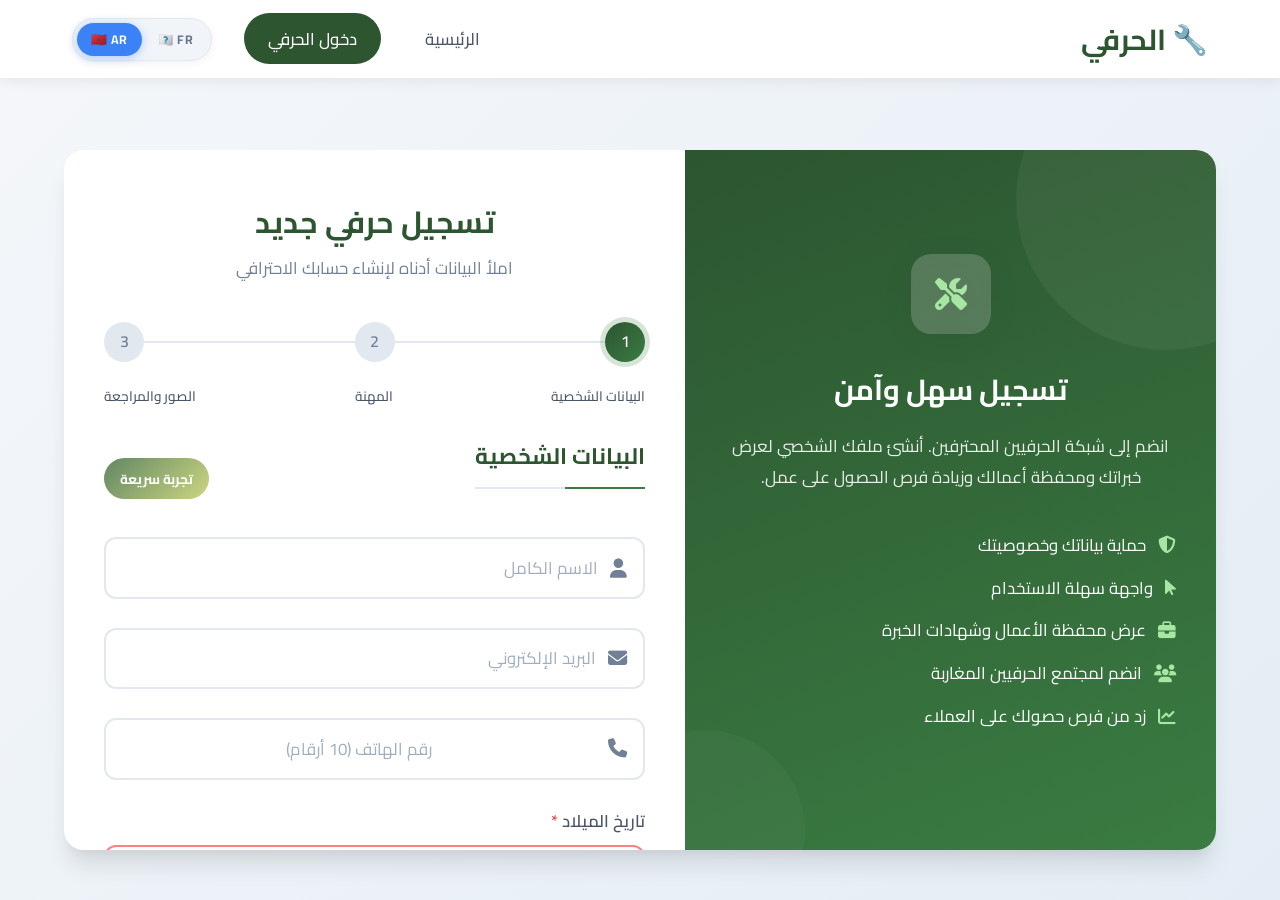
<file: hirafi_register.html>
<!DOCTYPE html>
<html lang="ar" dir="rtl">
<head>
    <meta charset="UTF-8">
    <meta name="viewport" content="width=device-width, initial-scale=1.0">
    <title>تسجيل حرفي - خدمة الحرفيين المغاربة</title>
    <meta name="description" content="انضم إلى شبكة الحرفيين المغاربة وأنشئ ملفك الشخصي الاحترافي">

    <!-- Font Awesome Icons -->
    <link rel="stylesheet" href="https://cdnjs.cloudflare.com/ajax/libs/font-awesome/6.4.0/css/all.min.css">

    <!-- Google Fonts -->
    <link href="https://fonts.googleapis.com/css2?family=Cairo:wght@300;400;500;600;700;800&display=swap" rel="stylesheet">
    <style>
        /* ===== إعدادات عامة ===== */
        * {
            margin: 0;
            padding: 0;
            box-sizing: border-box;
            font-family: 'Cairo', 'Segoe UI', sans-serif;
        }

        :root {
            --primary-gradient: linear-gradient(135deg, #2c5530 0%, #3a7c42 100%);
            --secondary-gradient: linear-gradient(135deg, #f093fb 0%, #f5576c 100%);
            --success-gradient: linear-gradient(135deg, #4facfe 0%, #00f2fe 100%);
            --accent-color: #3a7c42;
            --success-color: #10b981;
            --warning-color: #f59e0b;
            --danger-color: #e53e3e;
            --text-primary: #1f2937;
            --text-secondary: #4a5568;
            --bg-light: #f5f7fa;
            --shadow-lg: 0 20px 25px -5px rgba(0, 0, 0, 0.1), 0 10px 10px -5px rgba(0, 0, 0, 0.04);
            --shadow-md: 0 10px 15px -3px rgba(0, 0, 0, 0.08);
            --radius-lg: 20px;
            --radius-md: 12px;
            --radius-sm: 8px;
        }

        body {
            background: linear-gradient(135deg, #f5f7fa 0%, #e4edf5 100%);
            color: #333;
            line-height: 1.6;
            min-height: 100vh;
            position: relative;
        }

        /* ===== النافبار ===== */
        .navbar {
            background-color: #ffffff;
            box-shadow: 0 2px 15px rgba(0, 0, 0, 0.08);
            position: relative;
            z-index: 100;
        }

        .navbar-container {
            max-width: 1200px;
            margin: 0 auto;
            padding: 1rem 2rem;
            display: flex;
            justify-content: space-between;
            align-items: center;
        }

        .logo h1 {
            color: #2c5530;
            font-size: 1.8rem;
            font-weight: 700;
            display: flex;
            align-items: center;
            gap: 0.5rem;
        }

        .nav-menu {
            display: flex;
            list-style: none;
            gap: 2rem;
            align-items: center;
        }

        .nav-link {
            text-decoration: none;
            color: #4a5568;
            font-weight: 500;
            font-size: 1.05rem;
            transition: all 0.3s ease;
            padding: 0.5rem 0.75rem;
            border-radius: 6px;
        }

        .nav-link:hover {
            color: #2c5530;
            background-color: rgba(44, 85, 48, 0.05);
        }

        .btn-login {
            background-color: #2c5530;
            color: white !important;
            padding: 0.6rem 1.5rem !important;
            border-radius: 30px;
        }

        .btn-login:hover {
            background-color: #1e3a23;
            transform: translateY(-2px);
            box-shadow: 0 4px 12px rgba(44, 85, 48, 0.2);
        }

        /* ===== الحاوية الرئيسية ===== */
        .register-wrapper {
            max-width: 1200px;
            margin: 2rem auto;
            padding: 0 1.5rem;
            display: flex;
            align-items: center;
            justify-content: center;
            min-height: calc(100vh - 120px);
        }

        .register-container {
            background-color: white;
            border-radius: var(--radius-lg);
            box-shadow: var(--shadow-lg);
            overflow: hidden;
            display: flex;
            min-height: 700px;
            transition: all 0.3s ease;
            width: 100%;
        }

        .register-container:hover {
            box-shadow: 0 20px 50px rgba(0, 0, 0, 0.12);
        }

        /* ===== الجانب الأيسر (المعلومات) ===== */
        .register-info {
            flex: 1;
            background: linear-gradient(160deg, #2c5530 0%, #3a7c42 100%);
            color: white;
            padding: 3rem 2.5rem;
            display: flex;
            flex-direction: column;
            justify-content: center;
            position: relative;
            overflow: hidden;
        }

        .register-info::before {
            content: '';
            position: absolute;
            width: 300px;
            height: 300px;
            border-radius: 50%;
            background: rgba(255, 255, 255, 0.05);
            top: -100px;
            right: -100px;
        }

        .register-info::after {
            content: '';
            position: absolute;
            width: 200px;
            height: 200px;
            border-radius: 50%;
            background: rgba(255, 255, 255, 0.03);
            bottom: -80px;
            left: -80px;
        }

        .info-content {
            position: relative;
            z-index: 1;
        }

        .register-icon {
            width: 80px;
            height: 80px;
            background: rgba(255, 255, 255, 0.2);
            border-radius: 20px;
            display: flex;
            align-items: center;
            justify-content: center;
            margin: 0 auto 2rem;
            font-size: 2rem;
            backdrop-filter: blur(10px);
            color: #a8e6a3;
            filter: drop-shadow(0 5px 15px rgba(0, 0, 0, 0.2));
        }

        .register-info h2 {
            font-size: 1.8rem;
            font-weight: 700;
            margin-bottom: 1.2rem;
            text-align: center;
        }

        .register-info p {
            font-size: 1.05rem;
            opacity: 0.9;
            margin-bottom: 2.5rem;
            line-height: 1.8;
            text-align: center;
        }

        .benefits-list {
            list-style: none;
            padding: 0;
            margin-top: 2rem;
        }

        .benefits-list li {
            display: flex;
            align-items: center;
            gap: 0.75rem;
            margin-bottom: 1rem;
            font-size: 1.05rem;
        }

        .benefits-list li i {
            color: #a8e6a3;
            font-size: 1.1rem;
        }

        /* ===== الجانب الأيمن (النموذج) ===== */
        .register-form {
            flex: 1.2;
            padding: 3rem 2.5rem;
            overflow-y: auto;
            max-height: 700px;
        }

        .form-header {
            margin-bottom: 2.5rem;
            text-align: center;
        }

        .form-header h2 {
            color: #2c5530;
            font-size: 1.9rem;
            margin-bottom: 0.5rem;
            font-weight: 700;
        }

        .form-sub {
            color: #718096;
            font-size: 1.05rem;
        }

        /* ===== مؤشر الخطوات ===== */
        .progress-container {
            margin-bottom: 2rem;
        }

        .progress-bar {
            display: flex;
            justify-content: space-between;
            margin-bottom: 1rem;
            position: relative;
        }

        .progress-step {
            width: 40px;
            height: 40px;
            border-radius: 50%;
            background: #e2e8f0;
            color: #718096;
            display: flex;
            align-items: center;
            justify-content: center;
            font-weight: 600;
            position: relative;
            z-index: 2;
            transition: all 0.3s ease;
        }

        .progress-step.active {
            background: var(--primary-gradient);
            color: white;
            box-shadow: 0 0 0 5px rgba(58, 124, 66, 0.2);
        }

        .progress-step.completed {
            background: var(--success-color);
            color: white;
        }

        .progress-line {
            position: absolute;
            top: 50%;
            right: 20px;
            left: 20px;
            height: 2px;
            background: #e2e8f0;
            transform: translateY(-50%);
            z-index: 1;
        }

        .progress-fill {
            position: absolute;
            top: 0;
            right: 0;
            height: 100%;
            background: var(--primary-gradient);
            transition: width 0.3s ease;
            border-radius: 1px;
            width: 0%;
        }

        .step-labels {
            display: flex;
            justify-content: space-between;
        }

        .step-label {
            font-size: 0.85rem;
            color: var(--text-secondary);
            text-align: center;
            margin-top: 0.5rem;
            font-weight: 500;
        }

        .step.active .step-label {
            color: #2c5530;
            font-weight: 600;
        }

        /* ===== الخطوات ===== */
        .form-step {
            display: none;
            animation: fadeIn 0.5s ease;
        }

        .form-step.active {
            display: block;
        }

        @keyframes fadeIn {
            from { opacity: 0; transform: translateY(10px); }
            to { opacity: 1; transform: translateY(0); }
        }

        .form-step h3 {
            color: #2c5530;
            margin-bottom: 1.8rem;
            padding-bottom: 0.75rem;
            border-bottom: 2px solid #e2e8f0;
            font-size: 1.4rem;
            position: relative;
        }

        .form-step h3::after {
            content: '';
            position: absolute;
            bottom: -2px;
            right: 0;
            width: 80px;
            height: 2px;
            background-color: #3a7c42;
        }

        /* ===== حقول النموذج ===== */
        .form-group {
            margin-bottom: 1.8rem;
        }

        .form-group.required label::after {
            content: ' *';
            color: var(--danger-color);
        }

        .form-group label {
            display: block;
            margin-bottom: 0.6rem;
            font-weight: 600;
            color: #4a5568;
            font-size: 1.05rem;
        }

        /* ===== حقول الإدخال ===== */
        .input-wrapper {
            position: relative;
            margin-bottom: 1rem;
        }

        .input-group {
            display: flex;
            align-items: center;
            border: 2px solid #e2e8f0;
            border-radius: var(--radius-md);
            padding: 0.8rem 1rem;
            transition: all 0.3s ease;
            background-color: white;
        }

        .input-group:focus-within {
            border-color: #3a7c42;
            box-shadow: 0 0 0 3px rgba(58, 124, 66, 0.1);
        }

        .icon-left {
            font-size: 1.2rem;
            margin-left: 0.75rem;
            color: #718096;
        }

        .input {
            flex: 1;
            border: none;
            outline: none;
            font-size: 1.05rem;
            color: #2d3748;
            background-color: transparent;
            width: 100%;
        }

        #phone {
            text-align: center;
            direction: ltr;
        }

        .input::placeholder {
            color: #a0aec0;
        }

        .floating-label {
            position: absolute;
            top: -0.6rem;
            right: 1rem;
            background-color: white;
            padding: 0 0.5rem;
            font-size: 0.85rem;
            color: #718096;
            opacity: 0;
            transition: all 0.2s ease;
        }

        .input:focus + .floating-label,
        .input:not(:placeholder-shown) + .floating-label {
            opacity: 1;
            transform: translateY(0);
        }

        /* ===== الصفوف ===== */
        .form-row {
            display: grid;
            grid-template-columns: 1fr;
            gap: 1.5rem;
        }

        @media (min-width: 768px) {
            .form-row {
                grid-template-columns: 1fr 1fr;
            }
            
            .form-row.single {
                grid-template-columns: 1fr;
            }
        }

        /* ===== الحقول الأخرى ===== */
        input[type="date"],
        select {
            width: 100%;
            padding: 0.9rem 1rem;
            border: 2px solid #e2e8f0;
            border-radius: var(--radius-md);
            font-size: 1.05rem;
            color: #2d3748;
            background-color: white;
            transition: all 0.3s ease;
            font-family: 'Cairo', sans-serif;
        }

        input[type="date"]:focus,
        select:focus {
            border-color: #3a7c42;
            outline: none;
            box-shadow: 0 0 0 3px rgba(58, 124, 66, 0.1);
        }

        /* ===== كلمة المرور ===== */
        .password-strength {
            margin-top: 0.5rem;
            height: 4px;
            background: #e5e7eb;
            border-radius: 2px;
            overflow: hidden;
        }

        .strength-fill {
            height: 100%;
            transition: all 0.3s ease;
            border-radius: 2px;
        }

        .strength-weak { background: var(--danger-color); width: 33%; }
        .strength-medium { background: var(--warning-color); width: 66%; }
        .strength-strong { background: var(--success-color); width: 100%; }

        /* ===== رفع الملفات ===== */
        .file-upload-area {
            border: 2px dashed #cbd5e0;
            border-radius: var(--radius-md);
            padding: 2rem;
            text-align: center;
            cursor: pointer;
            transition: all 0.3s ease;
            background-color: #f8fafc;
            margin-bottom: 1rem;
        }

        .file-upload-area:hover,
        .file-upload-area.dragover {
            border-color: #3a7c42;
            background-color: #f0fff4;
        }

        .file-upload-area i {
            font-size: 2.5rem;
            color: #3a7c42;
            margin-bottom: 1rem;
        }

        .file-upload-area h4 {
            color: var(--text-primary);
            margin-bottom: 0.5rem;
        }

        .file-upload-area p {
            color: var(--text-secondary);
            font-size: 0.9rem;
        }

        .file-preview {
            display: flex;
            flex-wrap: wrap;
            gap: 1rem;
            margin-top: 1rem;
        }

        .file-item {
            display: flex;
            align-items: center;
            gap: 0.75rem;
            padding: 0.75rem 1rem;
            background: #f3f4f6;
            border-radius: var(--radius-sm);
            font-size: 0.9rem;
        }

        .file-item i {
            color: var(--success-color);
        }

        .file-item .remove-file {
            color: var(--danger-color);
            cursor: pointer;
            margin-right: 0.5rem;
        }

        /* ===== الشروط ===== */
        .checkbox-group {
            display: flex;
            align-items: center;
            gap: 0.75rem;
            padding: 1rem;
            background: #f9fafb;
            border-radius: var(--radius-sm);
            border: 1px solid #e5e7eb;
            margin-top: 1rem;
        }

        .checkbox-group input[type="checkbox"] {
            width: 18px;
            height: 18px;
            accent-color: #3a7c42;
        }

        /* ===== أزرار التنقل ===== */
        .form-buttons {
            display: flex;
            justify-content: space-between;
            margin-top: 3rem;
            padding-top: 2rem;
            border-top: 1px solid #e2e8f0;
            gap: 1rem;
        }

        .btn {
            padding: 0.9rem 2.2rem;
            border: none;
            border-radius: var(--radius-md);
            font-size: 1.1rem;
            font-weight: 600;
            cursor: pointer;
            transition: all 0.3s ease;
            font-family: 'Cairo', sans-serif;
            display: inline-flex;
            align-items: center;
            gap: 0.5rem;
        }

        .btn-prev {
            background-color: #edf2f7;
            color: #4a5568;
        }

        .btn-prev:hover {
            background-color: #e2e8f0;
            transform: translateY(-2px);
            box-shadow: var(--shadow-md);
        }

        .btn-next {
            background: linear-gradient(to right, #2c5530, #3a7c42);
            color: white;
        }

        .btn-next:hover {
            background: linear-gradient(to right, #1e3a23, #2c5530);
            transform: translateY(-2px);
            box-shadow: 0 8px 20px rgba(44, 85, 48, 0.25);
        }

        /* ===== رسائل التحقق ===== */
        .validation-message {
            font-size: 0.85rem;
            margin-top: 0.25rem;
            display: flex;
            align-items: center;
            gap: 0.25rem;
        }

        .validation-message.success {
            color: var(--success-color);
        }

        .validation-message.error {
            color: var(--danger-color);
        }

        .validation-message i {
            font-size: 0.8rem;
        }

        /* ===== تخصيصات للشاشات الصغيرة ===== */
        @media (max-width: 992px) {
            .register-container {
                flex-direction: column;
                min-height: auto;
                margin: 1rem;
            }
            
            .register-info, .register-form {
                padding: 2.5rem 2rem;
            }
            
            .register-form {
                max-height: none;
            }
        }

        @media (max-width: 768px) {
            .navbar-container {
                flex-direction: column;
                gap: 1rem;
            }
            
            .nav-menu {
                width: 100%;
                justify-content: center;
                flex-wrap: wrap;
                gap: 1rem;
            }
            
            .register-wrapper {
                padding: 0 1rem;
                margin: 1rem auto;
            }
            
            .register-info, .register-form {
                padding: 2rem 1.5rem;
            }
            
            .form-buttons {
                flex-direction: column;
            }
            
            .btn {
                width: 100%;
                justify-content: center;
            }
            
            .progress-step {
                width: 35px;
                height: 35px;
                font-size: 0.9rem;
            }
        }

        @media (max-width: 480px) {
            .navbar-container {
                padding: 1rem;
            }
            
            .logo h1 {
                font-size: 1.5rem;
            }
            
            .register-info h2 {
                font-size: 1.5rem;
            }
            
            .form-header h2 {
                font-size: 1.6rem;
            }
            
            .form-step h3 {
                font-size: 1.2rem;
            }
        }

        /* ===== تأثيرات إضافية ===== */
        input:invalid, select:invalid {
            border-color: #fc8181;
        }

        input:valid, select:valid {
            border-color: #68d391;
        }


        /* ===== Premium Language Pill Switcher ===== */
        .lang-pill-switcher {
            display: inline-flex;
            background: #f1f5f9;
            border-radius: 999px;
            padding: 4px;
            gap: 2px;
            border: 1px solid #e2e8f0;
            box-shadow: 0 2px 8px rgba(0,0,0,0.06);
        }
        .lang-opt {
            border: none;
            background: transparent;
            border-radius: 999px;
            padding: 5px 14px;
            font-size: 0.78rem;
            font-weight: 700;
            cursor: pointer;
            color: #64748b;
            transition: all 0.22s ease;
            letter-spacing: 0.4px;
            font-family: inherit;
        }
        .lang-opt:hover { color: #2c5530; }
        .lang-opt.active {
            background: #3b82f6;
            color: #fff;
            box-shadow: 0 2px 10px rgba(59,130,246,0.38);
        }

        /* ===== رسائل الخطأ ===== */
        .error-message {
            color: #e53e3e;
            font-size: 0.9rem;
            margin-top: 0.5rem;
            display: none;
        }
    </style>
</head>
<body>
    
    <!-- النافبار (القائمة العلوية) -->
    <nav class="navbar">
        <div class="navbar-container">
            <div class="logo">
                <h1>🔧 الحرفي</h1>
            </div>
            <ul class="nav-menu">
                <li><a href="index.html" class="nav-link" data-i18n="register_nav_home">الرئيسية</a></li>
                <li><a href="hirafi_login.html" class="nav-link btn-login" data-i18n="register_nav_login">دخول الحرفي</a></li>
                <li>
                    <div id="langSwitcher" class="lang-pill-switcher">
                        <button class="lang-opt" id="btn-fr" onclick="changeLang('fr')">&#x1F1EB;&#x1F1EB; FR</button>
                        <button class="lang-opt" id="btn-ar" onclick="changeLang('ar')">&#x1F1F2;&#x1F1E6; AR</button>
                    </div>
                </li>
            </ul>
        </div>
    </nav>

    <!-- المحتوى الرئيسي -->
    <div class="register-wrapper">
        <div class="register-container">
            
            <!-- الجانب الأيسر (معلومات) -->
            <aside class="register-info">
                <div class="info-content">
                    <div class="register-icon">
                        <i class="fas fa-tools"></i>
                    </div>
                    <h2 data-i18n="register_info_title">تسجيل سهل وآمن</h2>
                    <p data-i18n="register_info_desc">انضم إلى شبكة الحرفيين المحترفين. أنشئ ملفك الشخصي لعرض خبراتك ومحفظة أعمالك وزيادة فرص الحصول على عمل.</p>
                    <ul class="benefits-list">
                        <li><i class="fas fa-shield-alt"></i> حماية بياناتك وخصوصيتك</li>
                        <li><i class="fas fa-mouse-pointer"></i> واجهة سهلة الاستخدام</li>
                        <li><i class="fas fa-briefcase"></i> عرض محفظة الأعمال وشهادات الخبرة</li>
                        <li><i class="fas fa-users"></i> انضم لمجتمع الحرفيين المغاربة</li>
                        <li><i class="fas fa-chart-line"></i> زد من فرص حصولك على العملاء</li>
                    </ul>
                </div>
            </aside>

            <!-- الجانب الأيمن (الفورم) -->
            <div class="register-form">
                <div class="form-header">
                    <h2 data-i18n="register_title">تسجيل حرفي جديد</h2>
                    <p class="form-sub" data-i18n="register_subtitle">املأ البيانات أدناه لإنشاء حسابك الاحترافي</p>
                </div>

                <!-- مؤشر الخطوات -->
                <div class="progress-container">
                    <div class="progress-bar">
                        <div class="progress-step active">1</div>
                        <div class="progress-step">2</div>
                        <div class="progress-step">3</div>
                        <div class="progress-line">
                            <div class="progress-fill"></div>
                        </div>
                    </div>
                    <div class="step-labels">
                        <div class="step-label active" data-i18n="register_step1">البيانات الشخصية</div>
                        <div class="step-label" data-i18n="register_step2">بيانات التسجيل</div>
                        <div class="step-label" data-i18n="register_step3">الوثائق</div>
                    </div>
                </div>

                <!-- الفورم الرئيسي -->
                <form id="registerForm">
                    <!-- الخطوة الأولى: البيانات الشخصية -->
                    <div class="form-step active" data-step="1">
                        <div style="display:flex;justify-content:space-between;align-items:center;margin-bottom:1.2rem;">
                            <h3>البيانات الشخصية</h3>
                            <button type="button" id="autoFillStep1" style="background:linear-gradient(135deg,#618764,#CCD67F);color:#fff;border:none;padding:0.45rem 1rem;border-radius:999px;font-weight:700;cursor:pointer;font-family:'Cairo',sans-serif;font-size:0.85rem;">تجربة سريعة</button>
                        </div>
                        
                        <!-- الاسم الكامل -->
                        <div class="form-group required">
                            <div class="input-wrapper">
                                <div class="input-group">
                                    <span class="icon-left"><i class="fas fa-user"></i></span>
                                    <input class="input" type="text" id="fullName" name="fullName" placeholder="الاسم الكامل" required>
                                    <span class="floating-label">الاسم الكامل</span>
                                </div>
                            </div>
                        </div>

                        <!-- الإيميل -->
                        <div class="form-group required">
                            <div class="input-wrapper">
                                <div class="input-group">
                                    <span class="icon-left"><i class="fas fa-envelope"></i></span>
                                    <input class="input" type="email" id="email" name="email" placeholder="البريد الإلكتروني" required>
                                    <span class="floating-label">البريد الإلكتروني</span>
                                </div>
                            </div>
                        </div>

                        <!-- الهاتف -->
                        <div class="form-group required">
                            <div class="input-wrapper">
                                <div class="input-group">
                                    <span class="icon-left"><i class="fas fa-phone"></i></span>
                                    <input class="input" type="tel" id="phone" name="phone" 
                                           placeholder="رقم الهاتف (10 أرقام فقط)" 
                                           maxlength="10"
                                           required>
                                    <span class="floating-label">رقم الهاتف (10 أرقام)</span>
                                </div>
                            </div>
                            <small id="phoneError" class="error-message"></small>
                        </div>

                        <!-- تاريخ الميلاد -->
                        <div class="form-group required">
                            <label for="dateOfBirth">تاريخ الميلاد</label>
                            <input type="date" id="dateOfBirth" name="dateOfBirth" 
                                   max=""
                                   required>
                            <small id="dateError" class="error-message"></small>
                        </div>

                        <!-- المدينة -->
                        <div class="form-group required">
                            <label for="city-select">المدينة</label>
                            <div class="input-wrapper">
                                <div class="input-group">
                                    <span class="icon-left"><i class="fas fa-city"></i></span>
                                    <select id="city-select" required>
                                        <option value="">اختر مدينتك</option>
                                    </select>
                                </div>
                                <input type="text" id="city" name="city" style="display:none; margin-top:8px;" placeholder="أدخل اسم المدينة يدوياً" class="input">
                            </div>
                        </div>
                    </div>

                    <!-- الخطوة الثانية: بيانات التسجيل -->
                    <div class="form-step" data-step="2">
                        <h3>بيانات التسجيل</h3>
                        
                        <!-- رقم الحرفي -->
                        <div class="form-group">
                            <label for="craftsmenID">رقم الحرفي (سيتم إنشاؤه تلقائياً)</label>
                            <div class="input-wrapper">
                                <div class="input-group">
                                    <span class="icon-left"><i class="fas fa-id-card"></i></span>
                                    <input class="input" type="text" id="craftsmenID" name="craftsmenID" placeholder="سيكون رقمك الخاص في المنصة" readonly>
                                </div>
                            </div>
                        </div>

                        <!-- سنوات الخبرة -->
                        <div class="form-group required">
                            <label for="experience">سنوات الخبرة</label>
                            <div class="input-wrapper">
                                <div class="input-group">
                                    <span class="icon-left"><i class="fas fa-calendar-alt"></i></span>
                                    <select id="experience" name="experience" required>
                                        <option value="">اختر سنوات الخبرة</option>
                                        <option value="0-1">0-1 سنة</option>
                                        <option value="1-3">1-3 سنوات</option>
                                        <option value="3-7">3-7 سنوات</option>
                                        <option value="7+">7+ سنوات</option>
                                    </select>
                                </div>
                            </div>
                        </div>

                        <!-- المهارة الأساسية -->
                        <div class="form-group required">
                            <label for="specialization">المهارة الأساسية</label>
                            <div class="input-wrapper">
                                <div class="input-group">
                                    <span class="icon-left"><i class="fas fa-tools"></i></span>
                                    <select id="specialization" name="specialization" required>
                                        <option value="">اختر المهارة</option>
                                        <option value="نجارة">نجارة</option>
                                        <option value="سباكة">سباكة</option>
                                        <option value="كهرباء">كهرباء</option>
                                        <option value="بناء">بناء</option>
                                        <option value="صباغة">صباغة</option>
                                        <option value="حدادة">حدادة</option>
                                        <option value="خياطة">خياطة</option>
                                        <option value="طباعة">طباعة</option>
                                        <option value="تصميم">تصميم</option>
                                        <option value="تصوير">تصوير</option>
                                        <option value="الطبخ">الطبخ</option>
                                        <option value="زراعة">زراعة</option>
                                        <option value="تنظيم الحفلات">تنظيم الحفلات</option>
                                        <option value="صيانة السيارات">صيانة السيارات</option>
                                        <option value="حرف اخرى">حرف أخرى</option>
                                    </select>
                                </div>
                            </div>
                        </div>

                        <!-- كلمة المرور وتأكيدها -->
                        <div class="form-row">
                            <div class="form-group required">
                                <label for="password">كلمة المرور</label>
                                <div class="input-wrapper">
                                    <div class="input-group">
                                        <span class="icon-left"><i class="fas fa-lock"></i></span>
                                        <input class="input" type="password" id="password" name="password" placeholder="كلمة المرور" required>
                                        <button type="button" class="toggle-password" style="background: none; border: none; color: #718096; margin-right: 0.5rem;">
                                            <i class="fas fa-eye"></i>
                                        </button>
                                    </div>
                                    <div class="password-strength">
                                        <div class="strength-fill" id="passwordStrength"></div>
                                    </div>
                                </div>
                            </div>

                            <div class="form-group required">
                                <label for="confirmPassword">تأكيد كلمة المرور</label>
                                <div class="input-wrapper">
                                    <div class="input-group">
                                        <span class="icon-left"><i class="fas fa-lock"></i></span>
                                        <input class="input" type="password" id="confirmPassword" name="confirmPassword" placeholder="تأكيد كلمة المرور" required>
                                        <button type="button" class="toggle-password" style="background: none; border: none; color: #718096; margin-right: 0.5rem;">
                                            <i class="fas fa-eye"></i>
                                        </button>
                                    </div>
                                </div>
                            </div>
                        </div>
                    </div>

                    <!-- الخطوة الثالثة: الوثائق -->
                    <div class="form-step" data-step="3">
                        <h3>الوثائق المطلوبة</h3>
                        
                        <!-- شهادة خبرة -->
                        <div class="form-group required">
                            <label>شهادة خبرة (اختياري)</label>
                            <div class="file-upload-area" id="experienceCertArea">
                                <i class="fas fa-file-certificate"></i>
                                <h4>انقر لتحميل شهادة الخبرة</h4>
                                <p>PDF، صور، أو وثائق</p>
                                <input type="file" id="experienceCert" name="experienceCert" accept=".pdf,.jpg,.png,.jpeg,.doc,.docx" style="display: none;">
                            </div>
                            <div class="file-preview" id="experienceCertPreview"></div>
                        </div>

                        <!-- محفظة الأعمال -->
                        <div class="form-group required">
                            <label>محفظة الأعمال (صور لمشاريعك السابقة)</label>
                            <div class="file-upload-area" id="portfolioArea">
                                <i class="fas fa-briefcase"></i>
                                <h4>انقر لتحميل محفظة الأعمال</h4>
                                <p>يمكن تحميل عدة صور أو ملفات</p>
                                <input type="file" id="portfolio" name="portfolio[]" accept=".jpg,.png,.jpeg,.pdf,.mp4,.mov" multiple style="display: none;">
                            </div>
                            <div class="file-preview" id="portfolioPreview"></div>
                        </div>

                        <!-- شهادات أخرى -->
                        <div class="form-group">
                            <label>شهادات أخرى (اختياري)</label>
                            <div class="file-upload-area" id="otherCertsArea">
                                <i class="fas fa-award"></i>
                                <h4>انقر لتحميل شهادات أخرى</h4>
                                <p>PDF، صور، أو وثائق (متعدد)</p>
                                <input type="file" id="otherCerts" name="otherCerts[]" accept=".pdf,.jpg,.png,.jpeg,.doc,.docx" multiple style="display: none;">
                            </div>
                            <div class="file-preview" id="otherCertsPreview"></div>
                        </div>

                        <!-- الشروط -->
                        <div class="checkbox-group">
                            <input type="checkbox" id="terms" name="terms" required>
                            <label for="terms">أوافق على <a href="#" style="color: #3a7c42; text-decoration: none;">الشروط والأحكام</a> وسياسة الخصوصية</label>
                        </div>
                    </div>

                    <!-- أزرار التنقل -->
                    <div class="form-buttons">
                        <button type="button" class="btn btn-prev" id="prevBtn" style="display: none;">
                            <i class="fas fa-arrow-left"></i> الخطوة السابقة
                        </button>
                        <button type="button" class="btn btn-next" id="nextBtn">
                            التالي <i class="fas fa-arrow-right"></i>
                        </button>
                    </div>
                </form>
            </div>
        </div>
    </div>

    <!-- الجافاسكريبت -->
    <script>
        // إعدادات عامة
        let currentStep = 1;
        const totalSteps = 3;

        // تهيئة الصفحة
        document.addEventListener('DOMContentLoaded', function() {
            if (window.populateCitiesSelect) {
                populateCitiesSelect('city-select', 'city');
            }
            if (window.populateCraftsSelect) {
                populateCraftsSelect('specialization');
            }
            generateCraftsmenID();
            updateSteps();
            setupEventListeners();
            setupFileUploads();
            setupValidation();
            setupAutoFill();
        });

        function setupAutoFill() {
            const btn = document.getElementById('autoFillStep1');
            if (!btn) return;

            btn.addEventListener('click', function() {
                document.getElementById('fullName').value = 'محمد العلوي';
                document.getElementById('email').value = 'mohammed@example.com';
                document.getElementById('phone').value = '0600000000';

                const today = new Date();
                const year = today.getFullYear() - 30;
                const month = String(today.getMonth() + 1).padStart(2, '0');
                const day = String(today.getDate()).padStart(2, '0');
                document.getElementById('dateOfBirth').value = `${year}-${month}-${day}`;

                if (validateCurrentStep()) {
                    nextStep();
                }
            });
        }

        // تحديث الخطوات
        function updateSteps() {
            // إخفاء جميع الخطوات
            document.querySelectorAll('.form-step').forEach(step => {
                step.classList.remove('active');
            });

            // إظهار الخطوة الحالية
            document.querySelector(`.form-step[data-step="${currentStep}"]`).classList.add('active');

            // تحديث أزرار التنقل
            const prevBtn = document.getElementById('prevBtn');
            const nextBtn = document.getElementById('nextBtn');

            prevBtn.style.display = currentStep > 1 ? 'flex' : 'none';
            nextBtn.innerHTML = currentStep === totalSteps ? 
                '<i class="fas fa-check"></i> تسجيل' : 
                '<i class="fas fa-arrow-right"></i> التالي';

            // تحديث مؤشر التقدم
            updateProgressBar();
        }

        // تحديث شريط التقدم
        function updateProgressBar() {
            const steps = document.querySelectorAll('.progress-step');
            const progressFill = document.querySelector('.progress-fill');
            const stepLabels = document.querySelectorAll('.step-label');

            steps.forEach((step, index) => {
                const stepNumber = index + 1;
                step.classList.remove('active', 'completed');
                stepLabels[index].classList.remove('active');

                if (stepNumber < currentStep) {
                    step.classList.add('completed');
                } else if (stepNumber === currentStep) {
                    step.classList.add('active');
                    stepLabels[index].classList.add('active');
                }
            });

            // حساب نسبة التقدم
            const progress = ((currentStep - 1) / (totalSteps - 1)) * 100;
            progressFill.style.width = `${progress}%`;
        }

        // إعداد التحقق من الحقول
        function setupValidation() {
            // تعيين الحد الأقصى لتاريخ الميلاد (اليوم الحالي)
            const dateInput = document.getElementById('dateOfBirth');
            if (dateInput) {
                const today = new Date().toISOString().split('T')[0];
                dateInput.max = today;
            }
            
            // التحقق من رقم الهاتف (أرقام فقط)
            const phoneInput = document.getElementById('phone');
            if (phoneInput) {
                phoneInput.addEventListener('input', function() {
                    // إزالة أي حرف غير رقم
                    this.value = this.value.replace(/[^0-9]/g, '');
                    
                    // التحقق من الطول
                    validatePhone(this.value);
                });
            }
            
            // التحقق من تاريخ الميلاد عند التغيير
            if (dateInput) {
                dateInput.addEventListener('change', function() {
                    validateDateOfBirth(this);
                });
            }
        }

        // التحقق من رقم الهاتف
        function validatePhone(input) {
            const errorElement = document.getElementById('phoneError');
            
            if (input.value.length !== 10) {
                errorElement.textContent = 'رقم الهاتف يجب أن يتكون من 10 أرقام فقط';
                errorElement.style.display = 'block';
                input.style.borderColor = 'var(--danger-color)';
                return false;
            } else {
                errorElement.textContent = '';
                errorElement.style.display = 'none';
                input.style.borderColor = '';
                return true;
            }
        }

        // التحقق من تاريخ الميلاد
        function validateDateOfBirth(input) {
            const errorElement = document.getElementById('dateError');
            const selectedDate = new Date(input.value);
            const today = new Date();
            const minAgeDate = new Date(today.getFullYear() - 100, today.getMonth(), today.getDate()); // 100 سنة كحد أقصى للعمر
            
            // التحقق من أن التاريخ ليس بعد اليوم
            if (selectedDate > today) {
                errorElement.textContent = 'تاريخ الميلاد لا يمكن أن يكون في المستقبل';
                errorElement.style.display = 'block';
                input.style.borderColor = 'var(--danger-color)';
                return false;
            }
            
            // التحقق من أن العمر ليس أكثر من 100 سنة
            if (selectedDate < minAgeDate) {
                errorElement.textContent = 'العمر يجب أن يكون أقل من 100 سنة';
                errorElement.style.display = 'block';
                input.style.borderColor = 'var(--danger-color)';
                return false;
            }
            
            errorElement.textContent = '';
            errorElement.style.display = 'none';
            input.style.borderColor = '';
            return true;
        }

        // التحقق من صحة الخطوة
        function validateCurrentStep() {
            const currentStepEl = document.querySelector(`.form-step[data-step="${currentStep}"]`);
            const requiredFields = currentStepEl.querySelectorAll('[required]');
            let isValid = true;

            requiredFields.forEach(field => {
                if (field.id === 'terms') {
                    if (!field.checked) {
                        isValid = false;
                    }
                    return;
                }
                
                if (field.required === false) {
                    field.style.borderColor = '';
                    return;
                }
                
                // التحقق من الحقول الفارغة
                if (!field.value.trim()) {
                    field.style.borderColor = 'var(--danger-color)';
                    isValid = false;
                } else {
                    field.style.borderColor = '';
                }
                
                // التحقق المخصص للحقول في الخطوة 1
                if (currentStep === 1) {
                    if (field.id === 'phone') {
                        if (!validatePhone(field.value)) {
                            isValid = false;
                        }
                    }
                    
                    if (field.id === 'dateOfBirth') {
                        if (!validateDateOfBirth(field)) {
                            isValid = false;
                        }
                    }
                }
            });

            // التحقق من تطابق كلمة المرور في الخطوة 2
            if (currentStep === 2) {
                const password = document.getElementById('password').value;
                const confirmPassword = document.getElementById('confirmPassword').value;
                
                if (password && password !== confirmPassword) {
                    document.getElementById('confirmPassword').style.borderColor = 'var(--danger-color)';
                    alert('كلمة المرور غير متطابقة');
                    isValid = false;
                }
            }

            return isValid;
        }

        // الانتقال للخطوة التالية
        function nextStep() {
            if (!validateCurrentStep()) {
                alert('يرجى ملء جميع الحقول المطلوبة بشكل صحيح');
                return;
            }

            if (currentStep < totalSteps) {
                currentStep++;
                updateSteps();
            } else {
                // إرسال الفورم
                submitForm();
            }
        }

        // العودة للخطوة السابقة
        function prevStep() {
            if (currentStep > 1) {
                currentStep--;
                updateSteps();
            }
        }

        // إعداد مستمعي الأحداث
        function setupEventListeners() {
            document.getElementById('nextBtn').addEventListener('click', nextStep);
            document.getElementById('prevBtn').addEventListener('click', prevStep);
            
            // إظهار/إخفاء كلمة المرور
            document.querySelectorAll('.toggle-password').forEach(btn => {
                btn.addEventListener('click', function() {
                    const input = this.parentElement.querySelector('input');
                    const icon = this.querySelector('i');
                    
                    if (input.type === 'password') {
                        input.type = 'text';
                        icon.classList.remove('fa-eye');
                        icon.classList.add('fa-eye-slash');
                    } else {
                        input.type = 'password';
                        icon.classList.remove('fa-eye-slash');
                        icon.classList.add('fa-eye');
                    }
                });
            });
            
            // قوة كلمة المرور
            const passwordInput = document.getElementById('password');
            if (passwordInput) {
                passwordInput.addEventListener('input', checkPasswordStrength);
            }
        }

        // إنشاء رقم حرفي
        function generateCraftsmenID() {
            const prefix = 'CRAFT';
            const randomNum = Math.floor(1000 + Math.random() * 9000);
            const year = new Date().getFullYear().toString().slice(-2);
            const craftsmenID = `${prefix}${year}${randomNum}`;
            
            document.getElementById('craftsmenID').value = craftsmenID;
        }

        // قوة كلمة المرور
        function checkPasswordStrength() {
            const password = document.getElementById('password').value;
            const strengthBar = document.getElementById('passwordStrength');
            
            if (!strengthBar) return;
            
            let strength = 0;
            
            // التحقق من طول كلمة المرور
            if (password.length >= 8) strength++;
            if (password.length >= 12) strength++;
            
            // التحقق من وجود أحرف كبيرة وصغيرة
            if (/[a-z]/.test(password) && /[A-Z]/.test(password)) strength++;
            
            // التحقق من وجود أرقام
            if (/\d/.test(password)) strength++;
            
            // التحقق من وجود رموز خاصة
            if (/[^A-Za-z0-9]/.test(password)) strength++;
            
            // تحديث شريط القوة
            strengthBar.className = 'strength-fill';
            if (strength <= 2) {
                strengthBar.classList.add('strength-weak');
            } else if (strength <= 4) {
                strengthBar.classList.add('strength-medium');
            } else {
                strengthBar.classList.add('strength-strong');
            }
        }

        // إعداد رفع الملفات
        function setupFileUploads() {
            // تجميع جميع مناطق رفع الملفات
            const fileAreas = [
                { areaId: 'experienceCertArea', inputId: 'experienceCert', previewId: 'experienceCertPreview' },
                { areaId: 'portfolioArea', inputId: 'portfolio', previewId: 'portfolioPreview' },
                { areaId: 'otherCertsArea', inputId: 'otherCerts', previewId: 'otherCertsPreview' }
            ];

            fileAreas.forEach(({ areaId, inputId, previewId }) => {
                const area = document.getElementById(areaId);
                const input = document.getElementById(inputId);
                const preview = document.getElementById(previewId);

                if (!area || !input || !preview) return;

                // النقر على المنطقة
                area.addEventListener('click', () => input.click());

                // سحب وإفلات
                area.addEventListener('dragover', (e) => {
                    e.preventDefault();
                    area.classList.add('dragover');
                });

                area.addEventListener('dragleave', () => {
                    area.classList.remove('dragover');
                });

                area.addEventListener('drop', (e) => {
                    e.preventDefault();
                    area.classList.remove('dragover');
                    if (e.dataTransfer.files.length) {
                        input.files = e.dataTransfer.files;
                        handleFiles(input.files, preview, input.multiple);
                    }
                });

                // تغيير الملف
                input.addEventListener('change', () => {
                    handleFiles(input.files, preview, input.multiple);
                });
            });
        }

        // معالجة الملفات المرفوعة
        function handleFiles(files, previewContainer, multiple) {
            if (!multiple) {
                previewContainer.innerHTML = '';
            }

            Array.from(files).forEach(file => {
                const fileItem = document.createElement('div');
                fileItem.className = 'file-item';
                
                const icon = getFileIcon(file.type);
                const fileSize = formatFileSize(file.size);
                
                fileItem.innerHTML = `
                    <i class="${icon}"></i>
                    <span>${file.name}</span>
                    <small>(${fileSize})</small>
                    <span class="remove-file"><i class="fas fa-times"></i></span>
                `;
                
                // زر حذف الملف
                const removeBtn = fileItem.querySelector('.remove-file');
                removeBtn.addEventListener('click', () => {
                    fileItem.remove();
                });
                
                previewContainer.appendChild(fileItem);
            });
        }

        // الحصول على أيقونة الملف حسب النوع
        function getFileIcon(fileType) {
            if (fileType.includes('image')) return 'fas fa-file-image';
            if (fileType.includes('pdf')) return 'fas fa-file-pdf';
            if (fileType.includes('word') || fileType.includes('document')) return 'fas fa-file-word';
            return 'fas fa-file';
        }

        // تنسيق حجم الملف
        function formatFileSize(bytes) {
            if (bytes < 1024) return bytes + ' بايت';
            if (bytes < 1024 * 1024) return (bytes / 1024).toFixed(1) + ' كيلوبايت';
            return (bytes / (1024 * 1024)).toFixed(1) + ' ميجابايت';
        }

        // إرسال الفورم
        async function submitForm() {
            const form = document.getElementById('registerForm');
            
            // Sync city value from select to text input if not custom
            const citySelect = document.getElementById('city-select');
            const cityInput = document.getElementById('city');
            if (citySelect && citySelect.value !== 'أخرى') {
                cityInput.value = citySelect.value;
            }
            
            const formData = new FormData(form);

            // عرض مؤشر تحميل
            const submitBtn = document.getElementById('nextBtn');
            const originalText = submitBtn.innerHTML;
            submitBtn.innerHTML = '<i class="fas fa-spinner fa-spin"></i> جاري التسجيل...';
            submitBtn.disabled = true;

            try {
                const response = await fetch('backend/register.php', {
                    method: 'POST',
                    body: formData
                });

                const result = await response.json();

                if (!response.ok || !result.success) {
                    throw new Error(result.message || 'فشل التسجيل');
                }

                alert(result.message || 'تم التسجيل بنجاح');
                window.location.href = 'hirafi_login.html';
                
            } catch (error) {
                console.error('خطأ في التسجيل:', error);
                alert(error.message || 'حدث خطأ أثناء التسجيل. يرجى المحاولة مرة أخرى.');
            } finally {
                submitBtn.innerHTML = originalText;
                submitBtn.disabled = false;
            }
        }

        // تحديث التسمية الطافية
        document.querySelectorAll('.input').forEach(input => {
            const updateLabel = () => {
                const wrapper = input.closest('.input-wrapper');
                if (!wrapper) return;
                
                if (input.value && input.value.trim() !== '') {
                    wrapper.classList.add('filled');
                } else {
                    wrapper.classList.remove('filled');
                }
            };

            ['input', 'change', 'focus', 'blur'].forEach(event => {
                input.addEventListener(event, updateLabel);
            });
            
            updateLabel();
        });
    
    
    // ── Register Page: Bilingual UI ──
    const regLangs = {
        fr: {
            navHome: 'Accueil',
            navLogin: 'Espace Artisan',
            infoTitle: 'Inscription facile et sécurisée',
            infoDesc: 'Rejoignez le réseau professionnel des artisans. Créez votre profil pour afficher votre expertise et obtenir plus de travail.',
            regTitle: 'Nouveau Artisan',
            regSub: 'Remplissez les détails ci-dessous pour créer votre compte.',
            step1: 'Données personnelles',
            step2: 'Données D\'inscription',
            step3: 'Documents',
            quickTest: 'Essai rapide',
            fnameLbl: 'Nom Complet',
            fnamePh: 'Ex: Ahmed ...',
            emailLbl: 'Email',
            emailPh: 'Email',
            phoneLbl: 'Numéro de téléphone (10 chiffres)',
            phonePh: 'Ex: 06...',
            dobLbl: 'Date de naissance',
            cityLbl: 'Ville',
            cityOpt: 'Choisissez une ville',
            nextBtn: 'Étape Suivante <i class="fas fa-arrow-left"></i>',
            prevBtn: 'Retour',
            submitBtn: 'Créer le compte',
            jobLbl: 'Profession',
            jobOpt: 'Sélectionnez une profession',
            yearLbl: 'Années d\'expérience',
            yearOpt0: 'Moins d\'un an',
            yearOpt1: '1 - 3 ans',
            yearOpt3: '3 - 5 ans',
            yearOpt5: 'Plus de 5 ans',
            expLbl: 'Certificat d\'expérience',
            portLbl: 'Portfolio',
            otherLbl: 'Autres certifications'
        },
        ar: {
            navHome: 'الرئيسية',
            navLogin: 'دخول الحرفي',
            infoTitle: 'تسجيل سهل وآمن',
            infoDesc: 'انضم إلى شبكة الحرفيين المحترفين. أنشئ ملفك الشخصي لعرض خبراتك ومحفظة أعمالك وزيادة فرص الحصول على عمل.',
            regTitle: 'تسجيل حرفي جديد',
            regSub: 'املأ البيانات أدناه لإنشاء حسابك الاحترافي',
            step1: 'البيانات الشخصية',
            step2: 'بيانات التسجيل',
            step3: 'الوثائق',
            quickTest: 'تجربة سريعة',
            fnameLbl: 'الاسم الكامل',
            fnamePh: 'الاسم الكامل',
            emailLbl: 'البريد الإلكتروني',
            emailPh: 'البريد الإلكتروني',
            phoneLbl: 'رقم الهاتف (10 أرقام)',
            phonePh: 'رقم الهاتف (10 أرقام)',
            dobLbl: 'تاريخ الميلاد',
            cityLbl: 'المدينة',
            cityOpt: 'اختر المدينة',
            nextBtn: 'الخطوة التالية <i class="fas fa-arrow-left"></i>',
            prevBtn: 'رجوع',
            submitBtn: 'إنشاء الحساب',
            jobLbl: 'المهنة',
            jobOpt: 'اختر المهنة',
            yearLbl: 'سنوات الخبرة',
            yearOpt0: 'أقل من سنة',
            yearOpt1: '1 - 3 سنوات',
            yearOpt3: '3 - 5 سنوات',
            yearOpt5: 'أكثر من 5 سنوات',
            expLbl: 'شهادة الخبرة',
            portLbl: 'معرض الأعمال',
            otherLbl: 'شواهد أخرى'
        }
    };

    function applyRegisterLang(lang) {
        const t = regLangs[lang] || regLangs.ar;
        document.documentElement.lang = lang;
        document.documentElement.dir = lang === 'ar' ? 'rtl' : 'ltr';

        // Helper functions
        const setT = (sel, val) => { const el = document.querySelector(sel); if(el) el.innerHTML = val; };
        const setAttr = (sel, attr, val) => { const el = document.querySelector(sel); if(el) el.setAttribute(attr, val); };
        const setAllAttr = (sel, attr, val) => { document.querySelectorAll(sel).forEach(el => el.setAttribute(attr, val)); };

        // Top nav and Headers
        setT('[data-i18n="register_nav_home"]', t.navHome);
        setT('[data-i18n="register_nav_login"]', t.navLogin);
        setT('h2[data-i18n="register_info_title"]', t.infoTitle);
        setT('p[data-i18n="register_info_desc"]', t.infoDesc);
        setT('h2[data-i18n="register_title"]', t.regTitle);
        setT('p[data-i18n="register_subtitle"]', t.regSub);
        setT('[data-i18n="register_step1"]', t.step1);
        setT('[data-i18n="register_step2"]', t.step2);
        setT('[data-i18n="register_step3"]', t.step3);

        setT('#autoFillStep1', t.quickTest);
        
        // Step 1
        setT('label[for="fullName"]', t.fnameLbl); 
        setAttr('#fullName', 'placeholder', t.fnamePh);
        setT('.input-group:has(#fullName) .floating-label', t.fnameLbl);
        
        setT('label[for="email"]', t.emailLbl);
        setAttr('#email', 'placeholder', t.emailPh);
        setT('.input-group:has(#email) .floating-label', t.emailLbl);

        setT('label[for="phone"]', t.phoneLbl);
        setAttr('#phone', 'placeholder', t.phonePh);
        setT('.input-group:has(#phone) .floating-label', t.phoneLbl);

        setT('label[for="dateOfBirth"]', t.dobLbl);
        setT('label[for="city-select"]', t.cityLbl);

        if(document.querySelector('#city-select option[value=""]'))
            document.querySelector('#city-select option[value=""]').textContent = t.cityOpt;

        // Step 2 & 3
        setT('label[for="profession"]', t.jobLbl);
        if(document.querySelector('#profession option[value=""]'))
            document.querySelector('#profession option[value=""]').textContent = t.jobOpt;

        setT('label[for="experienceYears"]', t.yearLbl);
        if(document.querySelector('#experienceYears option[value=""]'))
            document.querySelector('#experienceYears option[value=""]').textContent = t.yearOpt0; // Quick reuse

        // Step 3 drop zones
        // Since step 3 has complex HTML, just change specific texts if they exist.
        if (document.getElementById('nextBtn')) document.getElementById('nextBtn').innerHTML = t.nextBtn;
        if (document.getElementById('prevBtn')) document.getElementById('prevBtn').innerHTML = t.prevBtn;

        // Call script.js changeLanguage to sync everything else
        if (typeof applyLanguage === 'function') {
            applyLanguage(lang);
        }
    }

    function changeLang(lang) {
        localStorage.setItem("hirafi_lang", lang);
        document.querySelectorAll(".lang-opt").forEach(b => b.classList.remove("active"));
        var btn = document.getElementById("btn-" + lang);
        if (btn) btn.classList.add("active");
        applyRegisterLang(lang);
    }

    document.addEventListener("DOMContentLoaded", function() {
        var saved = localStorage.getItem("hirafi_lang") || "ar";
        changeLang(saved);
        setTimeout(() => applyRegisterLang(saved), 100);
    });

</script>
    <script src="lang_dict.js"></script>
    <script src="script.js"></script>

</body>
</html>
</file>
<file: style.css>
/* ============================================
    HIRAFI.MA - Premium SaaS Marketplace
    Modern UI/UX Design Transformation
    Inspired by: Airbnb, Stripe, Notion, Fiverr Pro
    ============================================ */

/* ========== Premium Color Palette ========== */
:root {
    /* Primary Colors - Premium Blue */
    --color-primary: #1D4ED8;          /* Primary Blue */
    --color-primary-light: #2563EB;    /* Secondary Blue */
    --color-primary-dark: #1E3A8A;     /* Darker Blue */
    
    /* Accent Colors */
    --color-accent: #F59E0B;           /* Amber/Gold */
    --color-accent-light: #FBBF24;     /* Light Amber */
    --color-warning: #F59E0B;         /* Warning/Amber */
    
    /* Success Colors */
    --color-success: #10B981;          /* Emerald Green */
    --color-success-light: #34D39E;     /* Light Emerald */
    
    /* Dark Colors */
    --color-dark: #0F172A;             /* Dark Navy */
    
    /* Background Colors */
    --color-bg: #F8FAFC;               /* Light Background */
    --color-bg-card: #FFFFFF;          /* Card Background */
    
    /* Neutral Colors */
    --color-gray-50: #F8FAFC;
    --color-gray-100: #F1F5F9;
    --color-gray-200: #E2E8F0;
    --color-gray-300: #CBD5E1;
    --color-gray-400: #94A3B8;
    --color-gray-500: #64748B;
    --color-gray-600: #475569;
    --color-gray-700: #334155;
    --color-gray-800: #1E293B;
    --color-gray-900: #0F172A;
    
    /* Premium Shadows */
    --shadow-sm: 0 1px 3px rgba(0, 0, 0, 0.05);
    --shadow-md: 0 4px 6px -1px rgba(0, 0, 0, 0.05), 0 2px 4px -1px rgba(0, 0, 0, 0.03);
    --shadow-lg: 0 10px 15px -3px rgba(0, 0, 0, 0.08), 0 4px 6px -2px rgba(0, 0, 0, 0.03);
    --shadow-xl: 0 20px 25px -5px rgba(0, 0, 0, 0.1), 0 10px 10px -5px rgba(0, 0, 0, 0.04);
    --shadow-glow: 0 0 20px rgba(29, 78, 216, 0.15);
    --shadow-accent: 0 0 20px rgba(245, 158, 11, 0.25);
    
    /* Glassmorphism */
    --glass-bg: rgba(255, 255, 255, 0.7);
    --glass-border: rgba(255, 255, 255, 0.3);
    --glass-shadow: 0 8px 32px rgba(0, 0, 0, 0.1);
    
    /* Border Radius */
    --border-radius-sm: 0.375rem;
    --border-radius-md: 0.5rem;
    --border-radius-lg: 0.75rem;
    --border-radius-xl: 1rem;
    --border-radius-2xl: 1.5rem;
    --border-radius-full: 9999px;
    
    /* Transitions */
    --transition-fast: 150ms cubic-bezier(0.4, 0, 0.2, 1);
    --transition-normal: 300ms cubic-bezier(0.4, 0, 0.2, 1);
    --transition-slow: 500ms cubic-bezier(0.4, 0, 0.2, 1);
    
    /* Dimensions */
    --container-max-width: 1280px;
    --header-height: 100px;
    --section-spacing: 6rem;
}

/* ========== إعادة تعيين CSS ========== */
* {
    margin: 0;
    padding: 0;
    box-sizing: border-box;
}

/* تعيين الخطوط للغة العربية */
html {
    font-size: 16px;
    scroll-behavior: smooth;
}

body {
    font-family: 'Cairo', 'Tajawal', sans-serif;
    background-color: var(--color-gray-50);
    color: var(--color-gray-800);
}

/* ========== تأثيرات الخلفية المتحركة ========== */
.background-effects {
    position: fixed;
    width: 100%;
    height: 100%;
    top: 0;
    left: 0;
    z-index: -1;
    overflow: hidden;
}

.floating-shape {
    position: absolute;
    border-radius: 50%;
    background: linear-gradient(135deg, 
        rgba(29, 78, 216, 0.04) 0%, 
        rgba(37, 99, 235, 0.03) 50%, 
        rgba(245, 158, 11, 0.02) 100%);
    animation: floatAnimation 20s infinite linear;
}

.shape-1 {
    width: 400px;
    height: 400px;
    top: 10%;
    right: 5%;
    animation-delay: 0s;
}

.shape-2 {
    width: 300px;
    height: 300px;
    bottom: 15%;
    left: 10%;
    animation-delay: -5s;
}

.shape-3 {
    width: 250px;
    height: 250px;
    top: 50%;
    right: 15%;
    animation-delay: -10s;
}

.shape-4 {
    width: 350px;
    height: 350px;
    bottom: 5%;
    right: 20%;
    animation-delay: -15s;
}

.shape-5 {
    width: 200px;
    height: 200px;
    top: 20%;
    left: 15%;
    animation-delay: -8s;
}

@keyframes floatAnimation {
    0%, 100% {
        transform: translate(0, 0) rotate(0deg);
    }
    25% {
        transform: translate(-20px, 20px) rotate(90deg);
    }
    50% {
        transform: translate(0, 40px) rotate(180deg);
    }
    75% {
        transform: translate(20px, 20px) rotate(270deg);
    }
}

/* Premium Animation Keyframes */
@keyframes fadeIn {
    from {
        opacity: 0;
    }
    to {
        opacity: 1;
    }
}

@keyframes fadeInUp {
    from {
        opacity: 0;
        transform: translateY(30px);
    }
    to {
        opacity: 1;
        transform: translateY(0);
    }
}

@keyframes fadeInDown {
    from {
        opacity: 0;
        transform: translateY(-30px);
    }
    to {
        opacity: 1;
        transform: translateY(0);
    }
}

@keyframes scaleIn {
    from {
        opacity: 0;
        transform: scale(0.9);
    }
    to {
        opacity: 1;
        transform: scale(1);
    }
}

@keyframes slideInRight {
    from {
        opacity: 0;
        transform: translateX(50px);
    }
    to {
        opacity: 1;
        transform: translateX(0);
    }
}

@keyframes slideInLeft {
    from {
        opacity: 0;
        transform: translateX(-50px);
    }
    to {
        opacity: 1;
        transform: translateX(0);
    }
}

@keyframes pulse {
    0%, 100% {
        transform: scale(1);
    }
    50% {
        transform: scale(1.05);
    }
}

@keyframes shimmer {
    0% {
        background-position: -200% center;
    }
    100% {
        background-position: 200% center;
    }
}

/* ========== تصميم الحاوية الرئيسية ========== */
.container {
    width: 100%;
    max-width: var(--container-max-width);
    margin: 0 auto;
    padding: 0 1.5rem;
}

/* ========== Premium Glassmorphism Navbar ========== */
.navbar {
    position: sticky;
    top: 0;
    z-index: 1000;
    background: var(--glass-bg);
    backdrop-filter: blur(20px);
    -webkit-backdrop-filter: blur(20px);
    border-bottom: 1px solid var(--glass-border);
    box-shadow: var(--glass-shadow);
    height: var(--header-height);
    display: flex;
    align-items: center;
    transition: var(--transition-normal);
}

.navbar.scrolled {
    box-shadow: var(--shadow-xl);
    background: rgba(255, 255, 255, 0.9);
}

/* Language Switcher Styling */
.lang-switcher-wrap {
    margin-left: 0.75rem;
    margin-right: 0.75rem;
    display: flex;
    align-items: center;
}

.lang-toggle {
    display: flex;
    align-items: center;
    background: rgba(255, 255, 255, 0.12);
    border: 1px solid var(--glass-border);
    border-radius: 50px;
    padding: 3px;
    gap: 2px;
    backdrop-filter: blur(8px);
    box-shadow: 0 2px 8px rgba(0,0,0,0.08);
}

.lang-btn {
    display: flex;
    align-items: center;
    gap: 5px;
    padding: 0.3rem 0.75rem;
    border: none;
    border-radius: 50px;
    background: transparent;
    color: var(--color-gray-600);
    font-weight: 600;
    font-size: 0.82rem;
    cursor: pointer;
    transition: all 0.25s ease;
    font-family: inherit;
    letter-spacing: 0.03em;
    white-space: nowrap;
}

.lang-btn:hover {
    color: var(--color-primary);
    background: rgba(255, 255, 255, 0.5);
}

.lang-btn.active {
    background: var(--color-primary);
    color: white;
    box-shadow: 0 3px 10px rgba(37, 99, 235, 0.35);
}

.lang-divider {
    width: 1px;
    height: 16px;
    background: var(--glass-border);
    flex-shrink: 0;
}

.lang-flag {
    font-size: 1rem;
    line-height: 1;
}

@media (max-width: 768px) {
    .lang-btn {
        padding: 0.3rem 0.55rem;
        font-size: 0.75rem;
    }
    .lang-flag { display: none; }
}

.nav-container {
    display: flex;
    flex-direction: column;
    align-items: center;
    width: 100%;
    gap: 1rem;
}

@media (min-width: 768px) {
    .nav-container {
        flex-direction: row;
        justify-content: space-between;
        gap: 0;
    }
}

/* Premium Logo Design */
.logo {
    display: flex;
    align-items: center;
    text-decoration: none;
    color: var(--color-gray-900);
    transition: var(--transition-normal);
    gap: 0.75rem;
}

.logo:hover {
    transform: translateY(-2px);
}

.logo-icon {
    width: 64px;
    height: 64px;
    background: linear-gradient(135deg, var(--color-primary), var(--color-primary-light));
    border-radius: var(--border-radius-lg);
    display: flex;
    align-items: center;
    justify-content: center;
    box-shadow: var(--shadow-glow);
    transition: var(--transition-normal);
    overflow: hidden;
    margin: 0 auto;
}

.logo-icon .logo-img {
    width: 100%;
    height: 100%;
    object-fit: cover;
}

.logo:hover .logo-icon {
    box-shadow: var(--shadow-xl);
    transform: rotate(5deg);
}

.logo-text h1 {
    font-size: 1.25rem;
    font-weight: 800;
    color: var(--color-primary);
    margin-bottom: 0.1rem;
    letter-spacing: -0.02em;
}

.logo-text p {
    font-size: 0.75rem;
    color: var(--color-gray-500);
    font-weight: 500;
}

/* Premium Navigation Menu */
.nav-menu {
    display: flex;
    list-style: none;
    align-items: center;
    gap: 0.5rem;
}

.nav-item {
    position: relative;
}

.nav-link {
    display: flex;
    align-items: center;
    gap: 0.5rem;
    text-decoration: none;
    color: var(--color-gray-700);
    font-weight: 500;
    padding: 0.6rem 1rem;
    border-radius: var(--border-radius-full);
    transition: var(--transition-fast);
    position: relative;
    font-size: 0.95rem;
}

.nav-link:hover {
    color: var(--color-primary);
    background: var(--glass-bg);
    backdrop-filter: blur(10px);
}

.nav-link.active {
    color: var(--color-primary);
    background: linear-gradient(135deg, var(--color-primary), var(--color-primary-light));
    color: white !important;
}

.nav-link.active::after {
    content: '';
    position: absolute;
    bottom: -8px;
    right: 50%;
    transform: translateX(50%);
    width: 8px;
    height: 3px;
    background: linear-gradient(90deg, var(--color-primary), var(--color-primary-light));
    border-radius: var(--border-radius-full);
}

/* Premium Login Button */
.btn-login {
    background: linear-gradient(135deg, var(--color-primary), var(--color-primary-light));
    color: white !important;
    padding: 0.6rem 1.25rem !important;
    border-radius: var(--border-radius-full) !important;
    font-weight: 600;
    box-shadow: var(--shadow-glow);
    transition: var(--transition-normal);
}

.btn-login:hover {
    transform: translateY(-2px);
    box-shadow: var(--shadow-xl);
    background: linear-gradient(135deg, var(--color-primary-dark), var(--color-primary));
}

/* تصميم قائمة الهاتف */
.hamburger-menu {
    display: none;
    flex-direction: column;
    justify-content: space-between;
    width: 30px;
    height: 21px;
    background: none;
    border: none;
    cursor: pointer;
    padding: 0;
}

.hamburger-line {
    width: 100%;
    height: 3px;
    background-color: var(--color-primary);
    border-radius: 3px;
    transition: var(--transition-normal);
}

/* ========== Premium Hero Section ========== */
.hero-section {
    padding: 0;
    position: relative;
    overflow: hidden;
    min-height: 600px;
}

.hero-section::before {
    display: none;
}

/* Premium Hero Entrance Animations */
.hero-section .hero-text {
    animation: fadeInUp 0.8s ease-out;
}

.hero-section .hero-title {
    animation: fadeInDown 0.8s ease-out 0.2s both;
}

.hero-section .hero-subtitle {
    animation: fadeInUp 0.8s ease-out 0.3s both;
}

.hero-section .hero-actions {
    animation: fadeInUp 0.8s ease-out 0.4s both;
}

.hero-content {
    display: grid;
    grid-template-columns: 1fr;
    align-items: center;
    position: relative;
    z-index: 2;
    min-height: 600px;
}

.hero-text {
    max-width: 600px;
    position: relative;
    z-index: 2;
    padding: 3rem 0;
    text-align: center;
    margin: 0 auto;
}

.hero-title {
    font-size: 3.5rem;
    font-weight: 900;
    line-height: 1.1;
    margin-bottom: 1.5rem;
    color: white;
    letter-spacing: -0.03em;
    text-shadow: 0 2px 10px rgba(0, 0, 0, 0.2);
}

.hero-title .text-primary {
    color: var(--color-primary);
    position: relative;
    display: inline-block;
    background: linear-gradient(135deg, var(--color-primary), var(--color-primary-light));
    -webkit-background-clip: text;
    -webkit-text-fill-color: transparent;
    background-clip: text;
}

.hero-title .text-primary::after {
    content: '';
    position: absolute;
    bottom: 8px;
    right: 0;
    width: 100%;
    height: 12px;
    background: linear-gradient(90deg, var(--color-primary), var(--color-accent));
    opacity: 0.3;
    z-index: -1;
    border-radius: var(--border-radius-full);
}

.hero-subtitle {
    font-size: 1.25rem;
    color: rgba(255, 255, 255, 0.9);
    margin-bottom: 2.5rem;
    line-height: 1.7;
    font-weight: 400;
    text-shadow: 0 1px 5px rgba(0, 0, 0, 0.15);
}

/* Premium Full-Width Hero Image */
.hero-image-full {
    position: absolute;
    top: 0;
    left: 0;
    width: 100%;
    height: 100%;
    z-index: 0;
    overflow: hidden;
}

.hero-image-full img {
    width: 100%;
    height: 100%;
    object-fit: cover;
    object-position: center;
}

.hero-overlay {
    position: absolute;
    top: 0;
    left: 0;
    width: 100%;
    height: 100%;
    background: linear-gradient(135deg, rgba(29, 78, 216, 0.7), rgba(245, 158, 11, 0.5));
    z-index: 1;
}

/* Hero Stats Full Width */
.hero-stats-full {
    position: absolute;
    bottom: 2rem;
    left: 50%;
    transform: translateX(-50%);
    display: flex;
    gap: 2rem;
    z-index: 2;
}

.stat-card {
    background: var(--glass-bg);
    backdrop-filter: blur(10px);
    -webkit-backdrop-filter: blur(10px);
    border-radius: var(--border-radius-xl);
    padding: 1.5rem 2rem;
    border: 1px solid var(--glass-border);
    box-shadow: var(--shadow-md);
    text-align: center;
    min-width: 180px;
    transition: var(--transition-normal);
}

.stat-card:hover {
    transform: translateY(-5px);
    box-shadow: var(--shadow-xl);
}

.stat-card i {
    font-size: 1.5rem;
    color: var(--color-primary);
    margin-bottom: 0.5rem;
}

.stat-card .stat-number {
    font-size: 1.75rem;
    font-weight: 800;
    color: white;
    margin-bottom: 0.25rem;
}

.stat-card .stat-label {
    font-size: 0.85rem;
    color: rgba(255, 255, 255, 0.8);
}

/* Hero Badge */
.hero-badge {
    position: absolute;
    top: 1.5rem;
    left: 1.5rem;
    background: linear-gradient(135deg, var(--color-accent), var(--color-accent-light));
    color: white;
    padding: 0.75rem 1.5rem;
    border-radius: var(--border-radius-lg);
    display: flex;
    align-items: center;
    gap: 0.5rem;
    font-weight: 600;
    box-shadow: var(--shadow-accent);
    z-index: 2;
}

.marquee-section {
    position: relative;
    z-index: 3;
    background: linear-gradient(135deg, rgba(29, 78, 216, 0.9), rgba(30, 58, 138, 0.95));
    padding: 1.25rem 0;
    overflow: hidden;
    border-top: 1px solid rgba(255, 255, 255, 0.1);
    border-bottom: 1px solid rgba(255, 255, 255, 0.1);
}

.marquee-track {
    display: flex;
    width: max-content;
    animation: marquee-scroll 25s linear infinite;
}

.marquee-content {
    display: flex;
    align-items: center;
    gap: 2rem;
    padding: 0 1rem;
    flex-shrink: 0;
}

.marquee-item {
    color: white;
    font-size: 1.1rem;
    font-weight: 700;
    white-space: nowrap;
    letter-spacing: 0.02em;
    text-shadow: 0 1px 3px rgba(0, 0, 0, 0.2);
}

.marquee-separator {
    color: rgba(255, 255, 255, 0.5);
    font-size: 1rem;
    font-weight: 300;
}

@keyframes marquee-scroll {
    0% {
        transform: translateX(0);
    }
    100% {
        transform: translateX(-50%);
    }
}

/* ========== تسجيل الحرفي - تصميم أيقونة احترافي ========== */
.register-wrapper {
    min-height: calc(100vh - var(--header-height));
    display: flex;
    align-items: center;
    justify-content: center;
    padding: 3rem 0;
}

.register-container {
    width: 100%;
    max-width: 1000px;
    display: grid;
    grid-template-columns: 380px 1fr;
    gap: 2rem;
    background: white;
    border-radius: var(--border-radius-2xl);
    box-shadow: var(--shadow-lg);
    overflow: hidden;
}

.register-info {
    background: linear-gradient(180deg, var(--color-primary), var(--color-accent));
    color: white;
    padding: 2.5rem;
    display: flex;
    flex-direction: column;
    gap: 1rem;
    align-items: center;
    justify-content: center;
    text-align: center;
}

.register-icon {
    width: 96px;
    height: 96px;
    border-radius: 18px;
    background: rgba(255,255,255,0.05);
    padding: 8px;
    box-shadow: 0 8px 30px rgba(14,165,164,0.12);
    margin-bottom: 0.6rem;
}

.icon-wrap { display:flex; justify-content:center; }

.register-info h2 {
    font-size: 1.4rem;
    font-weight: 800;
}

.register-info p { color: rgba(255,255,255,0.95); font-size: 0.95rem; }

.info-list { list-style: none; margin-top: 0.8rem; color: rgba(255,255,255,0.9); }
.info-list li { margin: 0.35rem 0; }

.register-form { padding: 2.2rem; }
.form-header h2 { color: var(--color-primary); font-size: 1.6rem; margin-bottom: 0.2rem; }
.form-sub { color: var(--color-gray-600); margin-bottom: 1rem; }

.form-step h3 { color: var(--color-primary); margin-bottom: 0.8rem; }

.form-buttons { display:flex; gap:1rem; margin-top:1.5rem; }
.btn-next { background: linear-gradient(90deg, var(--color-primary), var(--color-accent)); color: white; border:none; padding:0.9rem 1.2rem; border-radius:8px; cursor:pointer; }
.btn-prev { background: var(--color-gray-100); color: var(--color-gray-700); border: none; padding:0.9rem 1.2rem; border-radius:8px; cursor:pointer; }

@media (max-width: 880px) {
    .register-container { grid-template-columns: 1fr; }
    .register-info { display: none; }
}

.highlight {
    color: var(--color-secondary);
    font-weight: 700;
    background-color: rgba(220, 38, 38, 0.1);
    padding: 0.2rem 0.5rem;
    border-radius: var(--border-radius-sm);
}

/* Premium Animation Classes */
.animate-fade-in {
    animation: fadeIn 0.6s ease-out;
}

.animate-fade-in-up {
    animation: fadeInUp 0.6s ease-out;
}

.animate-fade-in-down {
    animation: fadeInDown 0.6s ease-out;
}

.animate-scale-in {
    animation: scaleIn 0.5s ease-out;
}

.animate-slide-in-right {
    animation: slideInRight 0.6s ease-out;
}

.animate-slide-in-left {
    animation: slideInLeft 0.6s ease-out;
}

.animate-pulse {
    animation: pulse 2s infinite;
}

/* Staggered animation delays */
.delay-100ms { animation-delay: 100ms; }
.delay-200ms { animation-delay: 200ms; }
.delay-300ms { animation-delay: 300ms; }
.delay-400ms { animation-delay: 400ms; }
.delay-500ms { animation-delay: 500ms; }

/* Premium Hero Stats */
.hero-stats {
    display: flex;
    gap: 2.5rem;
    margin: 2.5rem 0 3rem;
    flex-wrap: wrap;
}

.stat-item {
    display: flex;
    align-items: center;
    gap: 0.75rem;
    padding: 0.75rem 1.25rem;
    background: var(--glass-bg);
    backdrop-filter: blur(10px);
    border-radius: var(--border-radius-xl);
    border: 1px solid var(--glass-border);
    box-shadow: var(--shadow-md);
    transition: var(--transition-normal);
}

.stat-item:hover {
    transform: translateY(-3px);
    box-shadow: var(--shadow-lg);
}

.stat-icon {
    width: 48px;
    height: 48px;
    background: linear-gradient(135deg, var(--color-primary), var(--color-primary-light));
    border-radius: var(--border-radius-lg);
    display: flex;
    align-items: center;
    justify-content: center;
    font-size: 1.25rem;
    color: white;
    flex-shrink: 0;
}

.stat-number {
    font-size: 1.75rem;
    font-weight: 800;
    color: var(--color-dark);
    line-height: 1;
    font-family: 'Cairo', sans-serif;
}

.stat-label {
    font-size: 0.85rem;
    color: var(--color-gray-500);
    font-weight: 500;
}

/* Premium Hero Buttons */
.hero-actions {
    display: flex;
    gap: 1rem;
    margin-top: 2rem;
    flex-wrap: wrap;
}

.btn {
    display: inline-flex;
    align-items: center;
    gap: 0.5rem;
    padding: 0.875rem 1.75rem;
    border-radius: var(--border-radius-full);
    text-decoration: none;
    font-weight: 600;
    font-size: 1rem;
    transition: var(--transition-normal);
    border: none;
    cursor: pointer;
    position: relative;
    overflow: hidden;
}

.btn::before {
    content: '';
    position: absolute;
    top: 0;
    left: 0;
    width: 100%;
    height: 100%;
    background: linear-gradient(135deg, rgba(255,255,255,0.2), transparent);
    opacity: 0;
    transition: var(--transition-normal);
}

.btn:hover::before {
    opacity: 1;
}

.btn-primary {
    background: linear-gradient(135deg, var(--color-primary), var(--color-primary-light));
    color: white;
    box-shadow: var(--shadow-glow);
}

.btn-primary:hover {
    transform: translateY(-2px);
    box-shadow: var(--shadow-xl);
}

.btn-outline {
    background: var(--glass-bg);
    backdrop-filter: blur(10px);
    backface-visibility: hidden;
    backface-visibility: hidden;
    -webkit-backdrop-filter: blur(10px);
    color: var(--color-primary);
    border: 1px solid var(--glass-border);
}

.btn-outline:hover {
    background: var(--color-primary);
    color: white;
    transform: translateY(-2px);
    box-shadow: var(--shadow-glow);
}

/* Premium Hero Image */
.hero-image {
    position: relative;
    border-radius: var(--border-radius-2xl);
    overflow: hidden;
    box-shadow: var(--shadow-xl);
    transform: perspective(1000px) rotateY(-5deg);
    transition: var(--transition-slow);
}

.hero-image:hover {
    transform: perspective(1000px) rotateY(0deg) scale(1.02);
}

.hero-image img {
    width: 100%;
    height: auto;
    display: block;
    transition: var(--transition-slow);
}

.hero-image::before {
    content: '';
    position: absolute;
    top: 0;
    left: 0;
    width: 100%;
    height: 100%;
    background: linear-gradient(135deg, rgba(29, 78, 216, 0.1), rgba(245, 158, 11, 0.1));
    opacity: 0;
    transition: var(--transition-normal);
    z-index: 1;
}

.hero-image:hover::before {
    opacity: 1;
}

.image-badge {
    position: absolute;
    top: 1.5rem;
    left: 1.5rem;
    background: linear-gradient(135deg, var(--color-accent), var(--color-accent-light));
    color: white;
    padding: 0.75rem 1.5rem;
    border-radius: var(--border-radius-lg);
    display: flex;
    align-items: center;
    gap: 0.5rem;
    font-weight: 600;
    box-shadow: var(--shadow-accent);
    animation: floatBadge 3s infinite ease-in-out;
    z-index: 2;
}

@keyframes floatBadge {
    0%, 100% {
        transform: translateY(0);
    }
    50% {
        transform: translateY(-10px);
    }
}

/* ========== تصميم قسم البحث السريع ========== */
.quick-search-section {
    padding: 3rem 0;
    background-color: white;
    margin: 2rem 0;
    border-radius: var(--border-radius-xl);
    box-shadow: var(--shadow-md);
}

.search-container {
    max-width: 900px;
    margin: 0 auto;
}

.section-title {
    font-size: 1.8rem;
    font-weight: 700;
    color: var(--color-gray-800);
    margin-bottom: 2rem;
    display: flex;
    align-items: center;
    gap: 0.75rem;
}

.section-title i {
    color: var(--color-primary);
}

.search-box {
    background-color: var(--color-gray-50);
    border-radius: var(--border-radius-xl);
    padding: 2.5rem;
    box-shadow: var(--shadow-sm);
}

.search-inputs {
    display: grid;
    grid-template-columns: 1fr 1fr auto;
    gap: 1.5rem;
    margin-bottom: 2rem;
}

.search-field {
    display: flex;
    flex-direction: column;
}

.search-field label {
    font-weight: 600;
    margin-bottom: 0.75rem;
    color: var(--color-gray-700);
    display: flex;
    align-items: center;
    gap: 0.5rem;
}

.custom-select {
    position: relative;
    width: 100%;
}

.search-select {
    width: 100%;
    padding: 1rem 1.25rem;
    border: 2px solid var(--color-gray-200);
    border-radius: var(--border-radius-lg);
    background-color: white;
    font-size: 1rem;
    font-family: inherit;
    color: var(--color-gray-700);
    cursor: pointer;
    appearance: none;
    transition: var(--transition-fast);
}

.search-select:focus {
    outline: none;
    border-color: var(--color-primary);
    box-shadow: 0 0 0 3px rgba(30, 58, 138, 0.1);
}

.select-arrow {
    position: absolute;
    top: 50%;
    left: 1rem;
    transform: translateY(-50%);
    pointer-events: none;
    color: var(--color-gray-400);
}

.btn-search {
    height: 100%;
    white-space: nowrap;
    padding: 1rem 2rem;
}

/* المهن الشائعة */
.popular-jobs {
    border-top: 1px solid var(--color-gray-200);
    padding-top: 2rem;
}

.popular-title {
    font-weight: 600;
    margin-bottom: 1rem;
    color: var(--color-gray-700);
}

.job-tags {
    display: flex;
    flex-wrap: wrap;
    gap: 0.75rem;
}

.job-tag {
    display: flex;
    align-items: center;
    gap: 0.5rem;
    padding: 0.75rem 1.25rem;
    background-color: white;
    border: 1px solid var(--color-gray-200);
    border-radius: var(--border-radius-lg);
    text-decoration: none;
    color: var(--color-gray-700);
    font-weight: 500;
    transition: var(--transition-fast);
}

.job-tag:hover {
    background-color: var(--color-primary);
    color: white;
    border-color: var(--color-primary);
    transform: translateY(-2px);
    box-shadow: var(--shadow-md);
}

.job-tag i {
    font-size: 1rem;
}

/* ========== تصميم قسم المهن الرئيسية ========== */
.professions-section {
    padding: var(--section-spacing) 0;
    background-color: var(--color-gray-50);
}

.section-header {
    text-align: center;
    margin-bottom: 3rem;
}

.section-subtitle {
    font-size: 1.1rem;
    color: var(--color-gray-600);
    max-width: 600px;
    margin: 0 auto;
}

.profession-gallery-wrap {
    margin-bottom: 2rem;
}

.profession-gallery {
    display: flex;
    gap: 1rem;
    min-height: 360px;
    align-items: stretch;
}

/* Default card size */
.gallery-item {
    position: relative;
    display: flex;
    flex: 1 1 0;
    min-width: 0;
    border-radius: 20px;
    overflow: hidden;
    cursor: pointer;
    border: 1px solid rgba(61, 57, 41, 0.07);
    box-shadow: 0 16px 40px rgba(61, 57, 41, 0.08);
    transition: flex 0.7s ease-in-out, box-shadow 0.35s ease, transform 0.35s ease;
    height: 320px;
}

/* First image larger by default */
.gallery-item.active,
.gallery-item:first-child.active {
    flex: 3 1 0;
    box-shadow: 0 30px 70px rgba(61, 57, 41, 0.18);
}

/* Hover expands the hovered card (also set active via JS on hover) */
.gallery-item:hover {
    /* smaller transform for subtle lift while flex handles size */
    transform: translateY(-6px);
    z-index: 5;
    box-shadow: 0 28px 70px rgba(61, 57, 41, 0.20);
}

.gallery-item img {
    width: 100%;
    height: 100%;
    object-fit: cover;
    transition: transform 0.45s ease-in-out;
    display: block;
}

/* Slight image zoom when hovered/active */
.gallery-item:hover img,
.gallery-item.active img {
    transform: scale(1.05);
}

.gallery-meta {
    position: absolute;
    bottom: 0;
    left: 0;
    right: 0;
    padding: 1.4rem 1.5rem;
    background: linear-gradient(180deg, transparent 0%, rgba(61, 57, 41, 0.82) 100%);
    color: white;
    z-index: 1;
}

.gallery-tag {
    display: inline-flex;
    align-items: center;
    gap: 0.5rem;
    font-size: 0.8rem;
    text-transform: uppercase;
    letter-spacing: 0.18em;
    color: rgba(255, 255, 255, 0.78);
}

.gallery-meta h3 {
    margin: 0.65rem 0 0.25rem;
    font-size: 1.3rem;
    line-height: 1.05;
    font-weight: 800;
}

.gallery-meta p {
    margin: 0;
    font-size: 0.95rem;
    color: rgba(255, 255, 255, 0.86);
}

@media (max-width: 1024px) {
    .profession-gallery {
        gap: 0.8rem;
        min-height: 320px;
    }
}

@media (max-width: 768px) {
    .profession-gallery {
        flex-direction: column;
        min-height: auto;
    }

    .gallery-item {
        flex: 1 1 auto;
        min-height: 220px;
    }
}

.professions-grid {
    display: grid;
    grid-template-columns: repeat(4, minmax(220px, 1fr));
    gap: 1.5rem;
}

.profession-card {
    background-color: white;
    border-radius: var(--border-radius-xl);
    overflow: hidden;
    box-shadow: var(--shadow-md);
    transition: var(--transition-normal);
    position: relative;
    border: 1px solid var(--color-gray-100);
    display: flex;
    flex-direction: column;
    height: 100%;
    padding-bottom: 1.25rem;
    animation: fadeInUp 0.6s ease-out;
}

.profession-card:hover {
    transform: translateY(-10px) scale(1.02);
    box-shadow: var(--shadow-xl);
}

.profession-icon {
    position: absolute;
    top: 1.5rem;
    right: 1.5rem;
    width: 60px;
    height: 60px;
    background: linear-gradient(135deg, var(--color-primary), var(--color-primary-light));
    border-radius: var(--border-radius-lg);
    display: flex;
    align-items: center;
    justify-content: center;
    z-index: 2;
    transition: var(--transition-normal);
    box-shadow: var(--shadow-glow);
}

.profession-card:hover .profession-icon {
    transform: rotate(10deg) scale(1.1);
    box-shadow: var(--shadow-xl);
}

.profession-icon i {
    font-size: 1.6rem;
    color: white;
    transition: var(--transition-normal);
}

.profession-card:hover .profession-icon i {
    transform: scale(1.2);
}

.profession-image {
    height: 180px;
    overflow: hidden;
}

.profession-image img {
    width: 100%;
    height: 100%;
    object-fit: cover;
    transition: var(--transition-normal);
}

.profession-card:hover .profession-image img {
    transform: scale(1.1);
}

.profession-card > :not(.profession-image):not(.profession-icon) {
    padding-left: 1.25rem;
    padding-right: 1.25rem;
}

.profession-title {
    font-size: 1.15rem;
    font-weight: 700;
    color: var(--color-gray-900);
    margin-bottom: 0.75rem;
}

.profession-desc {
    color: var(--color-gray-600);
    margin-bottom: 1.5rem;
    line-height: 1.6;
    font-size: 0.95rem;
}

.profession-stats {
    display: flex;
    justify-content: space-between;
    margin-bottom: 1.5rem;
    padding-bottom: 1.5rem;
    border-bottom: 1px solid var(--color-gray-100);
}

.stat {
    display: flex;
    align-items: center;
    gap: 0.5rem;
    font-size: 0.85rem;
    color: var(--color-gray-600);
}

.stat i {
    color: var(--color-primary);
}

.profession-link {
    display: flex;
    align-items: center;
    justify-content: space-between;
    text-decoration: none;
    color: var(--color-primary);
    font-weight: 600;
    padding: 0.75rem 0;
    transition: var(--transition-fast);
    font-size: 0.9rem;
    margin-top: auto;
}

.profession-link:hover {
    color: var(--color-primary-dark);
    gap: 1rem;
}

/* ========== تصميم قسم كيف تعمل المنصة ========== */
.how-it-works-section {
    padding: var(--section-spacing) 0;
    background-color: white;
}

.steps-container {
    display: grid;
    grid-template-columns: repeat(auto-fit, minmax(300px, 1fr));
    gap: 2rem;
    position: relative;
}

.steps-container::before {
    content: '';
    position: absolute;
    top: 60px;
    right: 0;
    width: calc(100% - 100px);
    height: 3px;
    background: linear-gradient(90deg, var(--color-primary), var(--color-accent));
    z-index: 1;
}

.step-card {
    background-color: white;
    border-radius: var(--border-radius-xl);
    padding: 2rem;
    text-align: center;
    box-shadow: var(--shadow-lg);
    position: relative;
    z-index: 2;
    transition: var(--transition-normal);
    border: 1px solid var(--color-gray-100);
}

.step-card:hover {
    transform: translateY(-5px);
    box-shadow: var(--shadow-xl);
}

.step-number {
    position: absolute;
    top: -20px;
    right: 50%;
    transform: translateX(50%);
    width: 40px;
    height: 40px;
    background: linear-gradient(135deg, var(--color-primary), var(--color-primary-dark));
    color: white;
    border-radius: 50%;
    display: flex;
    align-items: center;
    justify-content: center;
    font-weight: 800;
    font-size: 1.2rem;
    box-shadow: var(--shadow-md);
}

.step-icon {
    width: 80px;
    height: 80px;
    background: linear-gradient(135deg, var(--color-primary), var(--color-accent));
    border-radius: 50%;
    display: flex;
    align-items: center;
    justify-content: center;
    margin: 0 auto 1.5rem;
    font-size: 2rem;
    color: white;
}

.step-title {
    font-size: 1.3rem;
    font-weight: 700;
    color: var(--color-gray-900);
    margin-bottom: 1rem;
}

.step-description {
    color: var(--color-gray-600);
    line-height: 1.6;
}

.step-arrow {
    position: absolute;
    top: 50%;
    left: -30px;
    transform: translateY(-50%);
    width: 30px;
    height: 30px;
    background-color: var(--color-primary);
    color: white;
    border-radius: 50%;
    display: flex;
    align-items: center;
    justify-content: center;
}

/* ========== تصميم قسم الحرفيين المميزين ========== */
.featured-craftsmen {
    padding: var(--section-spacing) 0;
    background-color: var(--color-gray-50);
}

.craftsmen-slider {
    display: flex;
    justify-content: center;
    gap: 1.5rem;
    align-items: stretch;
    flex-wrap: nowrap; /* keep one row on wide screens */
}

.craftsman-card {
    flex: 0 0 260px; /* fixed card width to align in one row */
    background-color: white;
    border-radius: var(--border-radius-xl);
    padding: 1.5rem;
    text-align: center;
    box-shadow: var(--shadow-md);
    transition: filter 450ms ease-in-out, opacity 450ms ease-in-out, transform 450ms ease-in-out, box-shadow 450ms ease-in-out;
    will-change: transform, filter, opacity;
    position: relative;
    border: 1px solid var(--color-gray-100);
    display: flex;
    flex-direction: column;
    height: 100%;
    animation: fadeInUp 0.6s ease-out;
}

.craftsman-card:hover {
    box-shadow: var(--shadow-xl);
}

.craftsman-card.active {
    filter: grayscale(0%) brightness(1);
    opacity: 1;
    transform: translateY(-10px) scale(1.03);
}

.craftsman-card.inactive {
    filter: grayscale(100%) brightness(70%);
    opacity: 0.45;
    transform: translateY(0) scale(1);
}

.craftsman-card .social-links {
    opacity: 0;
    transform: translateX(-8px);
    transition: opacity 250ms ease-out, transform 250ms ease-out;
    pointer-events: none;
}

.craftsman-card.active .social-links {
    opacity: 1;
    transform: translateX(0);
    pointer-events: auto;
}

.craftsman-badge {
    position: absolute;
    top: 1rem;
    left: 1rem;
    background: linear-gradient(135deg, var(--color-primary), var(--color-primary-light));
    color: white;
    padding: 0.4rem 0.8rem;
    border-radius: var(--border-radius-lg);
    font-size: 0.78rem;
    font-weight: 600;
    display: flex;
    align-items: center;
    gap: 0.5rem;
    box-shadow: var(--shadow-glow);
}

.craftsman-badge.verified {
    background: linear-gradient(135deg, var(--color-success), var(--color-success-light));
}

.craftsman-badge.verified::before {
    content: '\f00c';
    font-family: 'Font Awesome 6 Free';
    font-weight: 900;
}

.craftsman-avatar {
    width: 90px;
    height: 90px;
    border-radius: 50%;
    overflow: hidden;
    margin: 0 auto 1.5rem;
    border: 3px solid var(--color-gray-100);
    position: relative;
    transition: var(--transition-normal);
}

.craftsman-card:hover .craftsman-avatar {
    border-color: var(--color-primary);
    transform: scale(1.05);
}

.craftsman-avatar::after {
    content: '';
    position: absolute;
    inset: -5px;
    border-radius: 50%;
    background: linear-gradient(135deg, var(--color-primary), var(--color-accent));
    opacity: 0;
    transition: var(--transition-normal);
    z-index: -1;
}

.craftsman-card:hover .craftsman-avatar::after {
    opacity: 0.3;
}

.craftsman-avatar img {
    width: 100%;
    height: 100%;
    object-fit: cover;
    transition: var(--transition-normal);
}

.craftsman-card:hover .craftsman-avatar img {
    transform: scale(1.1);
}

.craftsman-name {
    font-size: 1.15rem;
    font-weight: 700;
    color: var(--color-gray-900);
    margin-bottom: 0.5rem;
}

.craftsman-profession {
    display: flex;
    align-items: center;
    justify-content: center;
    gap: 0.5rem;
    color: var(--color-primary);
    font-weight: 600;
    margin-bottom: 1rem;
    font-size: 0.92rem;
}

.craftsman-location {
    color: var(--color-gray-600);
    margin-bottom: 1rem;
    display: flex;
    align-items: center;
    justify-content: center;
    gap: 0.5rem;
    font-size: 0.92rem;
}

.craftsman-rating {
    display: flex;
    align-items: center;
    justify-content: center;
    gap: 0.5rem;
    margin-bottom: 1rem;
}

.stars {
    color: var(--color-accent);
    display: flex;
    gap: 0.1rem;
}

.stars i {
    font-size: 0.9rem;
    transition: var(--transition-fast);
}

.craftsman-card:hover .stars i {
    transform: scale(1.1);
}

.rating-number {
    font-weight: 700;
    color: var(--color-gray-900);
    background: linear-gradient(135deg, var(--color-primary), var(--color-primary-light));
    -webkit-background-clip: text;
    -webkit-text-fill-color: transparent;
    background-clip: text;
}

.reviews {
    font-size: 0.85rem;
    color: var(--color-gray-500);
}

.craftsman-experience {
    color: var(--color-gray-600);
    margin-bottom: 1.5rem;
    display: flex;
    align-items: center;
    justify-content: center;
    gap: 0.5rem;
    font-size: 0.92rem;
}

.craftsman-card .btn {
    margin-top: auto;
}

.professions-section .section-title,
.featured-craftsmen .section-title {
    font-size: 1.25rem;
    font-weight: 800;
    font-weight: 800;
}
.trust-section {
    padding: 4rem 0;
    background: var(--color-gray-50);
}

.trust-grid {
    display: grid;
    grid-template-columns: repeat(auto-fit, minmax(250px, 1fr));
    gap: 2rem;
}

.trust-item {
    text-align: center;
    padding: 2rem;
    background: white;
    border-radius: var(--border-radius-xl);
    box-shadow: var(--shadow-md);
    transition: var(--transition-normal);
    animation: fadeInUp 0.6s ease-out;
}

.trust-item:hover {
    transform: translateY(-10px);
    box-shadow: var(--shadow-xl);
}

.trust-icon {
    width: 80px;
    height: 80px;
    border-radius: 50%;
    display: flex;
    align-items: center;
    justify-content: center;
    margin: 0 auto 1.5rem;
    font-size: 2rem;
    color: white;
    box-shadow: var(--shadow-glow);
}

.trust-item:hover .trust-icon {
    transform: scale(1.1) rotate(5deg);
}

/* Premium Reviews Section */
.reviews-section {
    padding: 4rem 0;
    background: white;
}

.reviews-grid {
    display: grid;
    grid-template-columns: repeat(auto-fit, minmax(300px, 1fr));
    gap: 2rem;
}

.review-card {
    background: var(--glass-bg);
    backdrop-filter: blur(10px);
    -webkit-backdrop-filter: blur(10px);
    border-radius: var(--border-radius-xl);
    padding: 2rem;
    border: 1px solid var(--glass-border);
    box-shadow: var(--shadow-md);
    transition: var(--transition-normal);
    animation: fadeInUp 0.6s ease-out;
}

.review-card:hover {
    transform: translateY(-5px);
    box-shadow: var(--shadow-xl);
}

.review-avatar {
    width: 60px;
    height: 60px;
    border-radius: 50%;
    overflow: hidden;
    border: 3px solid var(--color-primary);
}

/* Success Stats Section */
.success-stats-section {
    padding: 4rem 0;
    background: radial-gradient(circle at top right, rgba(159, 122, 255, 0.20), transparent 30%),
                radial-gradient(circle at bottom left, rgba(191, 148, 93, 0.18), transparent 30%),
                linear-gradient(135deg, #f5eedf 0%, #f3e9ff 100%);
    color: #1f2937;
}

.success-stats-section .section-header {
    text-align: center;
    margin-bottom: 3rem;
}

.success-stats-section .section-header h2 {
    font-size: 2rem;
    font-weight: 800;
    margin-bottom: 0.75rem;
    color: #312e2d;
}

.success-stats-section .section-header p {
    font-size: 1.05rem;
    color: #5b6470;
    max-width: 720px;
    margin: 0 auto;
}

.success-stats-section .stats-grid {
    display: grid;
    grid-template-columns: repeat(auto-fit, minmax(220px, 1fr));
    gap: 1.5rem;
}

.success-stats-section .stat-box {
    padding: 2rem;
    border-radius: 28px;
    background: rgba(255, 250, 240, 0.96);
    border: 1px solid rgba(134, 92, 60, 0.16);
    box-shadow: 0 24px 60px rgba(112, 72, 50, 0.08);
    transition: transform 0.3s ease, box-shadow 0.3s ease;
    min-height: 220px;
}

.success-stats-section .stat-box:hover {
    transform: translateY(-6px);
    box-shadow: 0 30px 70px rgba(112, 72, 50, 0.14);
}

.success-stats-section .stat-icon {
    display: inline-flex;
    align-items: center;
    justify-content: center;
    width: 64px;
    height: 64px;
    border-radius: 20px;
    background: rgba(134, 92, 60, 0.18);
    color: #7a4d2a;
    margin: 0 auto 1rem;
    font-size: 1.45rem;
}

.success-stats-section .stat-number {
    font-size: 2.6rem;
    font-weight: 800;
    margin-bottom: 0.5rem;
    color: #2b2730;
    letter-spacing: -0.03em;
}

.success-stats-section .stat-label {
    font-size: 1rem;
    color: #555f72;
    margin: 0;
    line-height: 1.8;
}

.professions-section .section-subtitle,
.featured-craftsmen .section-subtitle {
    font-size: 1rem;
}

@media (max-width: 1200px) {
    .craftsmen-slider {
        flex-wrap: wrap;
        justify-content: center;
    }
    .craftsman-card { flex: 0 0 31%; }
}

@media (max-width: 900px) {
    .craftsman-card { flex: 0 0 48%; }
}

@media (max-width: 600px) {
    .craftsman-card { flex: 0 0 100%; }
    .craftsmen-slider { gap: 1rem; }
}

/* ========== تصميم قسم دعوة للتسجيل ========== */
.cta-section {
    padding: var(--section-spacing) 0;
    background: linear-gradient(135deg, 
        rgba(30, 58, 138, 0.05) 0%, 
        rgba(5, 150, 105, 0.05) 100%);
}

.cta-container {
    display: grid;
    grid-template-columns: 1fr 1fr;
    gap: 4rem;
    align-items: center;
}

.cta-content {
    max-width: 600px;
}

.cta-title {
    font-size: 2.5rem;
    font-weight: 800;
    color: var(--color-gray-900);
    margin-bottom: 1.5rem;
    line-height: 1.2;
}

.cta-text {
    font-size: 1.1rem;
    color: var(--color-gray-600);
    margin-bottom: 2rem;
    line-height: 1.7;
}

.cta-features {
    margin-bottom: 2.5rem;
}

.feature {
    display: flex;
    align-items: center;
    gap: 1rem;
    margin-bottom: 1rem;
}

.feature i {
    color: var(--color-accent);
    font-size: 1.2rem;
}

.feature span {
    color: var(--color-gray-700);
}

.cta-actions {
    display: flex;
    gap: 1rem;
}

.cta-image {
    border-radius: var(--border-radius-2xl);
    overflow: hidden;
    box-shadow: var(--shadow-xl);
    transform: perspective(1000px) rotateY(5deg);
    transition: var(--transition-normal);
}

.cta-image:hover {
    transform: perspective(1000px) rotateY(0deg) scale(1.02);
}

.cta-image img {
    width: 100%;
    height: 400px;
    object-fit: cover;
    display: block;
}

/* ========== Premium Footer ========== */
.footer {
    background: linear-gradient(135deg, var(--color-gray-900), var(--color-dark));
    color: var(--color-gray-300);
    padding: 4rem 0 2rem;
    position: relative;
}

.footer::before {
    content: '';
    position: absolute;
    top: 0;
    left: 0;
    width: 100%;
    height: 100%;
    background: 
        radial-gradient(circle at 10% 20%, rgba(29, 78, 216, 0.1) 0%, transparent 30%),
        radial-gradient(circle at 90% 80%, rgba(245, 158, 11, 0.08) 0%, transparent 30%);
    z-index: 0;
}

.footer-content {
    display: grid;
    grid-template-columns: repeat(auto-fit, minmax(250px, 1fr));
    gap: 3rem;
    margin-bottom: 3rem;
    position: relative;
    z-index: 1;
}

.footer-section {
    display: flex;
    flex-direction: column;
}

.footer-logo {
    display: flex;
    align-items: center;
    gap: 1rem;
    margin-bottom: 1.5rem;
}

.footer-logo i {
    font-size: 2rem;
    color: var(--color-primary-light);
}

.footer-logo h3 {
    font-size: 1.3rem;
    color: white;
}

.footer-description {
    color: var(--color-gray-400);
    margin-bottom: 1.5rem;
    line-height: 1.6;
}

.footer-contact {
    margin-bottom: 1.5rem;
}

.contact-item {
    display: flex;
    align-items: center;
    gap: 1rem;
    margin-bottom: 0.75rem;
    color: var(--color-gray-400);
}

.social-links {
    display: flex;
    gap: 1rem;
}

.social-link {
    width: 40px;
    height: 40px;
    background-color: rgba(255, 255, 255, 0.1);
    border-radius: 50%;
    display: flex;
    align-items: center;
    justify-content: center;
    color: white;
    text-decoration: none;
    transition: var(--transition-fast);
}

.social-link:hover {
    background-color: var(--color-primary);
    transform: translateY(-3px);
}

.footer-title {
    font-size: 1.2rem;
    font-weight: 700;
    color: white;
    margin-bottom: 1.5rem;
    position: relative;
    padding-bottom: 0.75rem;
}

.footer-title::after {
    content: '';
    position: absolute;
    bottom: 0;
    right: 0;
    width: 50px;
    height: 3px;
    background-color: var(--color-primary);
}

.footer-links {
    list-style: none;
}

.footer-links li {
    margin-bottom: 0.75rem;
}

.footer-links a {
    color: var(--color-gray-400);
    text-decoration: none;
    transition: var(--transition-fast);
    display: flex;
    align-items: center;
    gap: 0.5rem;
}

.footer-links a:hover {
    color: white;
    padding-right: 0.5rem;
}

.newsletter-text {
    color: var(--color-gray-400);
    margin-bottom: 1.5rem;
    line-height: 1.6;
}

.newsletter-form {
    margin-top: 1rem;
}

.input-group {
    display: flex;
    margin-bottom: 1rem;
}

.input-group input {
    flex: 1;
    padding: 0.75rem 1rem;
    border: none;
    border-radius: var(--border-radius-md) 0 0 var(--border-radius-md);
    background-color: rgba(255, 255, 255, 0.1);
    color: white;
    font-family: inherit;
}

.input-group input::placeholder {
    color: var(--color-gray-500);
}

.input-group input:focus {
    outline: none;
    background-color: rgba(255, 255, 255, 0.15);
}

.input-group button {
    border-radius: 0 var(--border-radius-md) var(--border-radius-md) 0;
    padding: 0 1.5rem;
}

.form-notice {
    font-size: 0.85rem;
    color: var(--color-gray-500);
    display: flex;
    align-items: center;
    gap: 0.5rem;
}

/* قسم حقوق النشر */
.footer-bottom {
    display: flex;
    justify-content: space-between;
    align-items: center;
    padding-top: 2rem;
    border-top: 1px solid rgba(255, 255, 255, 0.1);
}

.copyright p {
    color: var(--color-gray-500);
    font-size: 0.9rem;
}

.footer-legal {
    display: flex;
    gap: 1.5rem;
}

.footer-legal a {
    color: var(--color-gray-400);
    text-decoration: none;
    font-size: 0.9rem;
    transition: var(--transition-fast);
}

.footer-legal a:hover {
    color: white;
}

/* زر العودة للأعلى */
.back-to-top {
    position: fixed;
    bottom: 2rem;
    left: 2rem;
    width: 50px;
    height: 50px;
    background: linear-gradient(135deg, var(--color-primary), var(--color-accent));
    color: white;
    border: none;
    border-radius: 50%;
    font-size: 1.2rem;
    cursor: pointer;
    box-shadow: var(--shadow-lg);
    transition: var(--transition-normal);
    z-index: 999;
    display: none;
    align-items: center;
    justify-content: center;
}

.back-to-top:hover {
    transform: translateY(-5px);
    box-shadow: var(--shadow-xl);
}

/* ========== تصميم الأزرار ========== */
.btn {
    display: inline-flex;
    align-items: center;
    justify-content: center;
    gap: 0.5rem;
    padding: 0.75rem 1.5rem;
    border: none;
    border-radius: var(--border-radius-lg);
    font-family: inherit;
    font-weight: 600;
    font-size: 1rem;
    cursor: pointer;
    transition: var(--transition-normal);
    text-decoration: none;
    text-align: center;
}

.btn-primary {
    background: linear-gradient(135deg, var(--color-primary), var(--color-primary-dark));
    color: white;
}

.btn-primary:hover {
    transform: translateY(-3px);
    box-shadow: 0 10px 25px rgba(30, 58, 138, 0.3);
}

.btn-outline {
    background-color: transparent;
    color: var(--color-primary);
    border: 2px solid var(--color-primary);
}

.btn-outline:hover {
    background-color: var(--color-primary);
    color: white;
    transform: translateY(-3px);
    box-shadow: var(--shadow-md);
}

.btn-lg {
    padding: 1rem 2rem;
    font-size: 1.1rem;
}

.btn-sm {
    padding: 0.5rem 1rem;
    font-size: 0.9rem;
}

/* ========== تصميم الاستجابة للهواتف ========== */
@media (max-width: 1024px) {
    .hero-content {
        grid-template-columns: 1fr;
        text-align: center;
        gap: 3rem;
    }
    
    .hero-stats-full {
        flex-direction: column;
        align-items: center;
        gap: 1rem;
        bottom: 1rem;
    }
    
    .stat-card {
        min-width: 150px;
        padding: 1rem 1.5rem;
    }
    
    .hero-actions {
        justify-content: center;
    }
    
    .search-inputs {
        grid-template-columns: 1fr;
    }
    
    .cta-container {
        grid-template-columns: 1fr;
        text-align: center;
    }
    
    .cta-actions {
        justify-content: center;
    }
}

@media (max-width: 768px) {
    html {
        font-size: 14px;
    }
    
    .nav-menu {
        position: fixed;
        top: var(--header-height);
        right: -100%;
        width: 80%;
        height: calc(100vh - var(--header-height));
        background-color: white;
        flex-direction: column;
        align-items: stretch;
        padding: 2rem;
        transition: var(--transition-normal);
        box-shadow: var(--shadow-xl);
        z-index: 999;
    }
    
    .nav-menu.active {
        right: 0;
    }
    
    .hamburger-menu {
        display: flex;
    }
    
    .hamburger-menu.active .hamburger-line:nth-child(1) {
        transform: translateY(9px) rotate(45deg);
    }
    
    .hamburger-menu.active .hamburger-line:nth-child(2) {
        opacity: 0;
    }
    
    .hamburger-menu.active .hamburger-line:nth-child(3) {
        transform: translateY(-9px) rotate(-45deg);
    }
    
    .hero-title {
        font-size: 2.2rem;
    }
    
    .hero-stats {
        flex-direction: column;
        align-items: center;
        gap: 1.5rem;
    }
    
    .steps-container::before {
        display: none;
    }
    
    .step-arrow {
        display: none;
    }
    
    .footer-content {
        grid-template-columns: 1fr;
    }
    
    .footer-bottom {
        flex-direction: column;
        gap: 1rem;
        text-align: center;
    }
    
    .back-to-top {
        bottom: 1rem;
        left: 1rem;
        width: 45px;
        height: 45px;
    }
}

@media (max-width: 480px) {
    .container {
        padding: 0 1rem;
    }
    
    .hero-title {
        font-size: 1.8rem;
    }
    
    .hero-actions {
        flex-direction: column;
    }
    
    .btn {
        width: 100%;
    }
    
    .cta-actions {
        flex-direction: column;
    }
    
    .footer-legal {
        flex-direction: column;
        gap: 0.5rem;
        align-items: center;
    }
}

/* Responsive for Trust Elements */
@media (max-width: 1024px) {
    .trust-grid,
    .reviews-grid,
    .stats-grid {
        grid-template-columns: repeat(2, 1fr);
    }
}

@media (max-width: 768px) {
    .trust-grid,
    .reviews-grid,
    .stats-grid {
        grid-template-columns: 1fr;
    }
    
    .trust-item,
    .review-card,
    .stat-box {
        padding: 1.5rem;
    }
}

@media (max-width: 480px) {
    .trust-icon,
    .review-avatar {
        width: 50px;
        height: 50px;
    }
    
    .trust-icon {
        font-size: 1.5rem;
    }
}


/* ===== Single-image flip (cta) ===== */
.flip-single {
    width: 100%;
    height: 100%;
    perspective: 1000px;
}

.flip-single img.flip-front {
    width: 100%;
    height: 400px; /* matches existing .cta-image img height */
    object-fit: cover;
    display: block;
    transform-style: preserve-3d;
    backface-visibility: hidden;
    -webkit-backface-visibility: hidden;
    transition: transform 700ms ease-in-out;
}

.flip-single.flipping img.flip-front {
    transform: rotateY(180deg);
}

@media (prefers-reduced-motion: reduce) {
    .flip-single img.flip-front { transition: none !important; }
}

.text-center {
    text-align: center;
}
</file>
<file: starfield.css>
/* ============================================
   Starfield Background Effect
   Calming interactive starfield that responds to mouse movements
   ============================================ */

/* Starfield Canvas Container */
.starfield-container {
    position: fixed;
    top: 0;
    left: 0;
    width: 100%;
    height: 100%;
    pointer-events: none;
    z-index: 0;
    overflow: hidden;
}

#starfield-canvas {
    position: absolute;
    top: 0;
    left: 0;
    width: 100%;
    height: 100%;
}

/* Twinkling Stars Layer */
.starfield-twinkles {
    position: absolute;
    top: 0;
    left: 0;
    width: 100%;
    height: 100%;
    pointer-events: none;
    z-index: 1;
}

.twinkle-star {
    position: absolute;
    border-radius: 50%;
    background: radial-gradient(circle, rgba(255, 255, 255, 0.9) 0%, rgba(200, 220, 255, 0.4) 50%, transparent 70%);
    animation: twinkle var(--duration) ease-in-out infinite;
    animation-delay: var(--delay);
}

@keyframes twinkle {
    0%, 100% {
        opacity: var(--base-opacity);
        transform: scale(1);
        box-shadow: 0 0 var(--glow-size) rgba(255, 255, 255, var(--glow-opacity));
    }
    50% {
        opacity: 1;
        transform: scale(1.2);
        box-shadow: 0 0 calc(var(--glow-size) * 1.5) rgba(255, 255, 255, calc(var(--glow-opacity) * 1.5));
    }
}

/* Shooting Stars */
.shooting-star {
    position: absolute;
    width: var(--length);
    height: 2px;
    background: linear-gradient(90deg, rgba(255, 255, 255, 0.8), transparent);
    border-radius: 50%;
    animation: shoot var(--shoot-duration) ease-out forwards;
    animation-delay: var(--shoot-delay);
    opacity: 0;
    transform: rotate(var(--angle));
}

@keyframes shoot {
    0% {
        opacity: 0;
        transform: translateX(0) rotate(var(--angle));
    }
    5% {
        opacity: 1;
    }
    100% {
        opacity: 0;
        transform: translateX(var(--travel-distance)) rotate(var(--angle));
    }
}

/* Nebula Clouds */
.starfield-nebula {
    position: absolute;
    top: 0;
    left: 0;
    width: 100%;
    height: 100%;
    pointer-events: none;
    z-index: 0;
}

.nebula-cloud {
    position: absolute;
    border-radius: 50%;
    filter: blur(60px);
    opacity: 0.15;
    animation: nebula-drift var(--nebula-duration) ease-in-out infinite alternate;
}

@keyframes nebula-drift {
    0% {
        transform: translate(0, 0) scale(1);
    }
    100% {
        transform: translate(var(--nebula-drift-x), var(--nebula-drift-y)) scale(1.1);
    }
}

/* Depth Layers for Parallax */
.starfield-layer {
    position: absolute;
    top: 0;
    left: 0;
    width: 100%;
    height: 100%;
    transition: transform 0.1s ease-out;
}

.starfield-layer-1 { z-index: 1; }
.starfield-layer-2 { z-index: 2; }
.starfield-layer-3 { z-index: 3; }

/* Mouse interaction glow */
.mouse-glow {
    position: absolute;
    width: 300px;
    height: 300px;
    border-radius: 50%;
    background: radial-gradient(circle, rgba(100, 150, 255, 0.08) 0%, transparent 70%);
    pointer-events: none;
    transform: translate(-50%, -50%);
    transition: opacity 0.3s ease;
    z-index: 0;
}

/* Responsive adjustments */
@media (max-width: 768px) {
    .starfield-container {
        opacity: 0.7;
    }
    
    .twinkle-star {
        width: 2px !important;
        height: 2px !important;
    }
}

@media (max-width: 480px) {
    .starfield-container {
        opacity: 0.5;
    }
}
</file>
